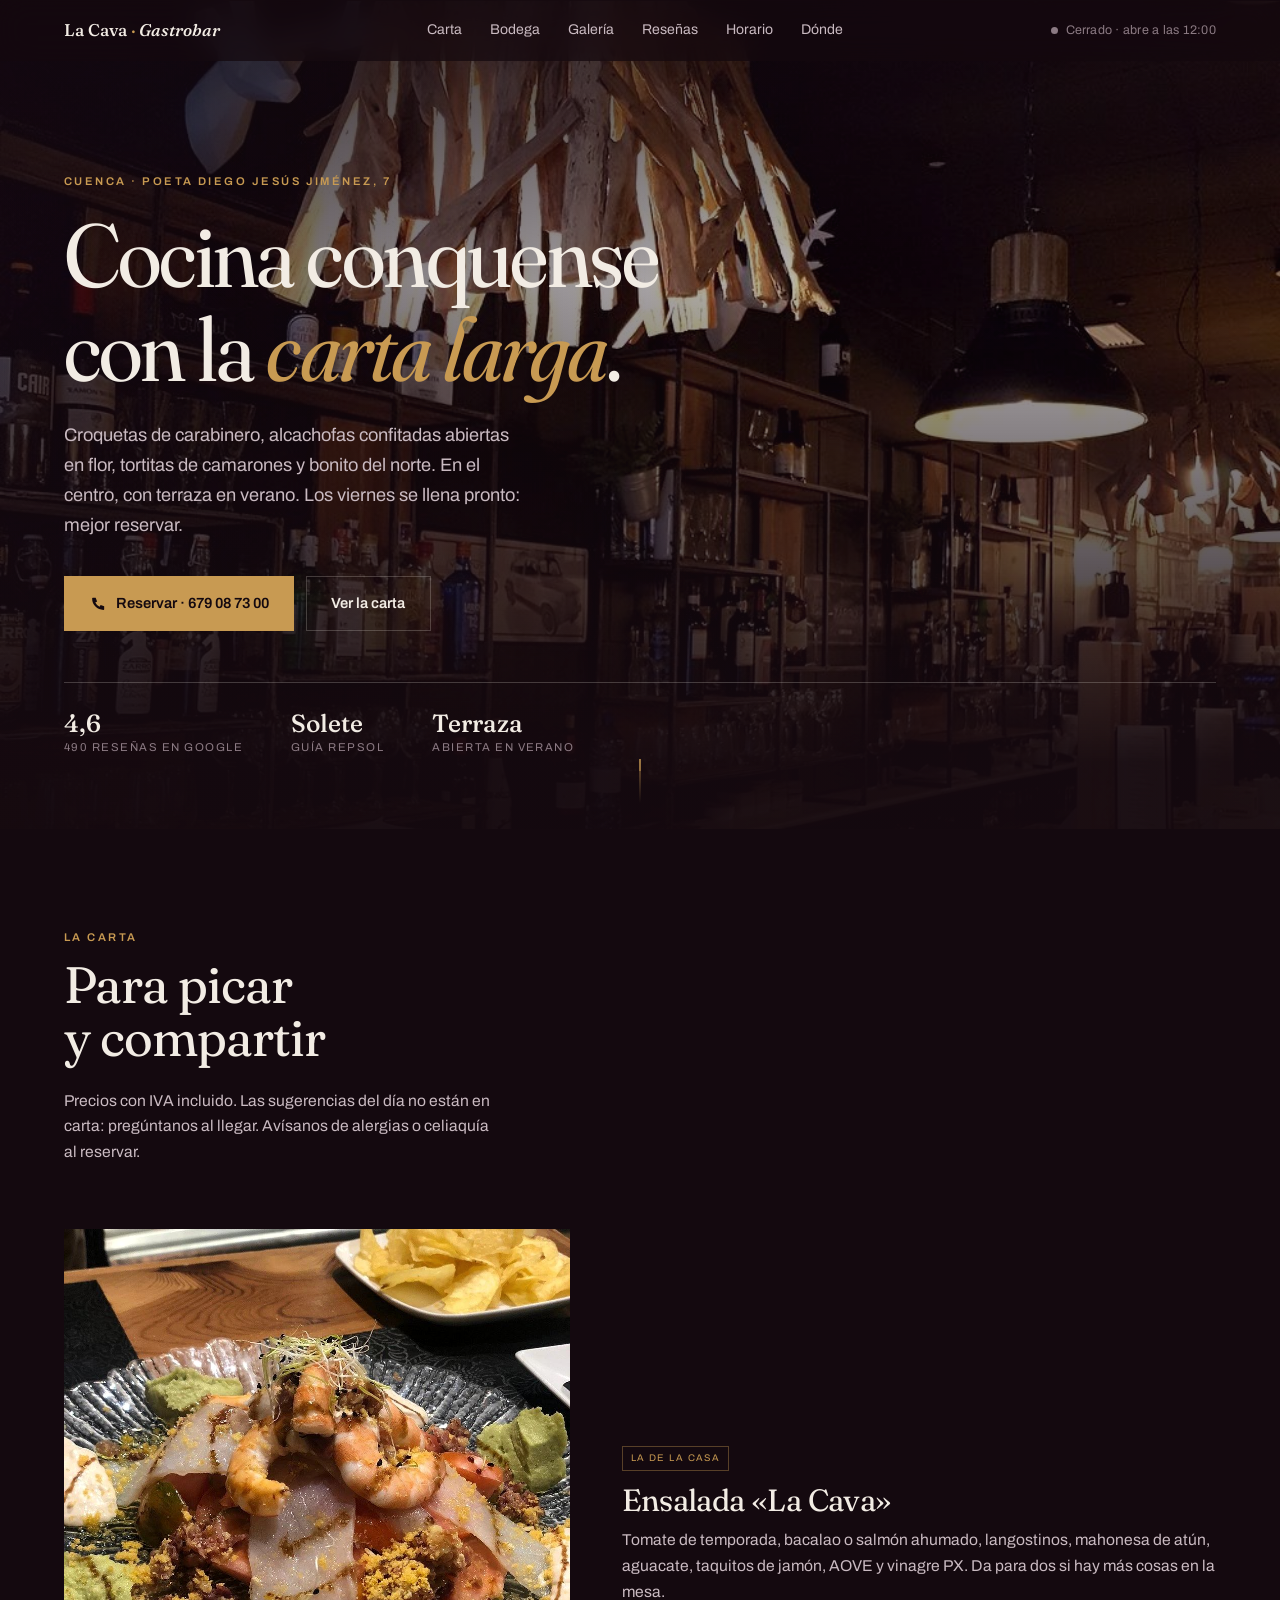
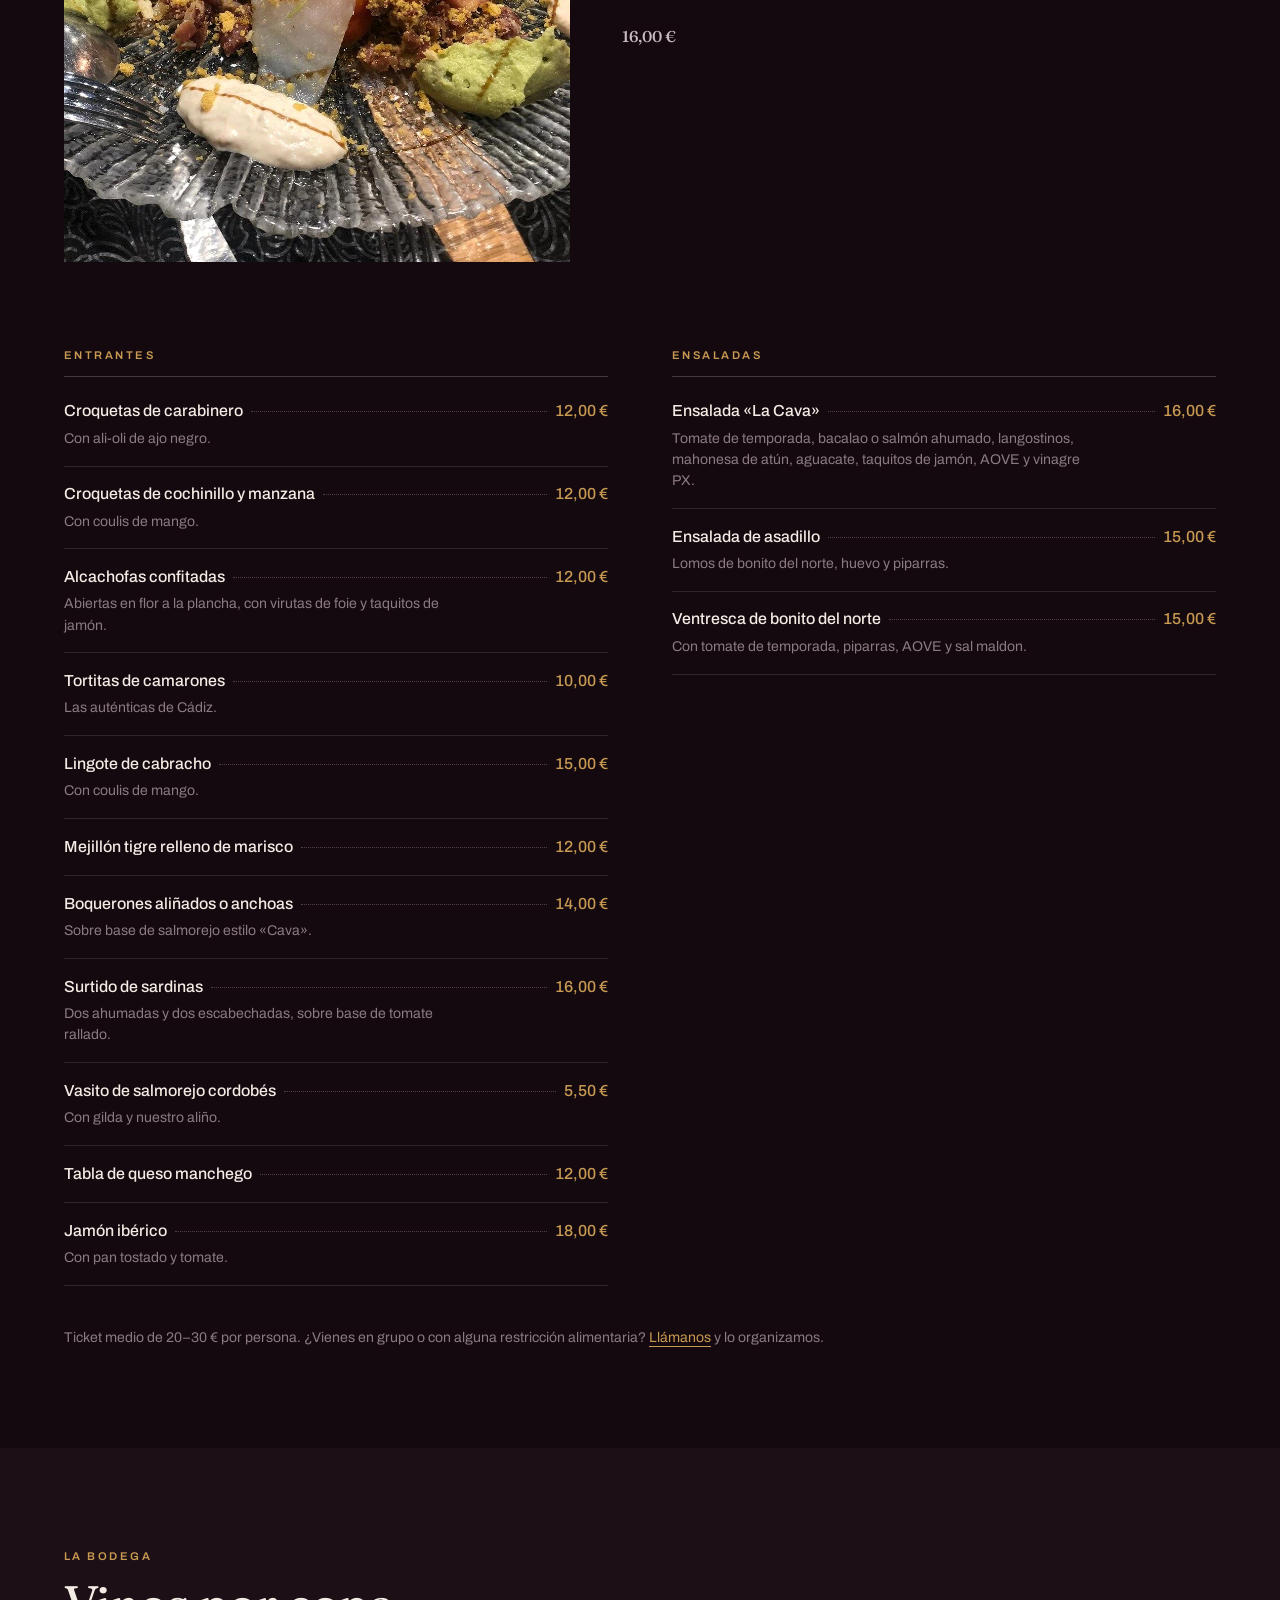
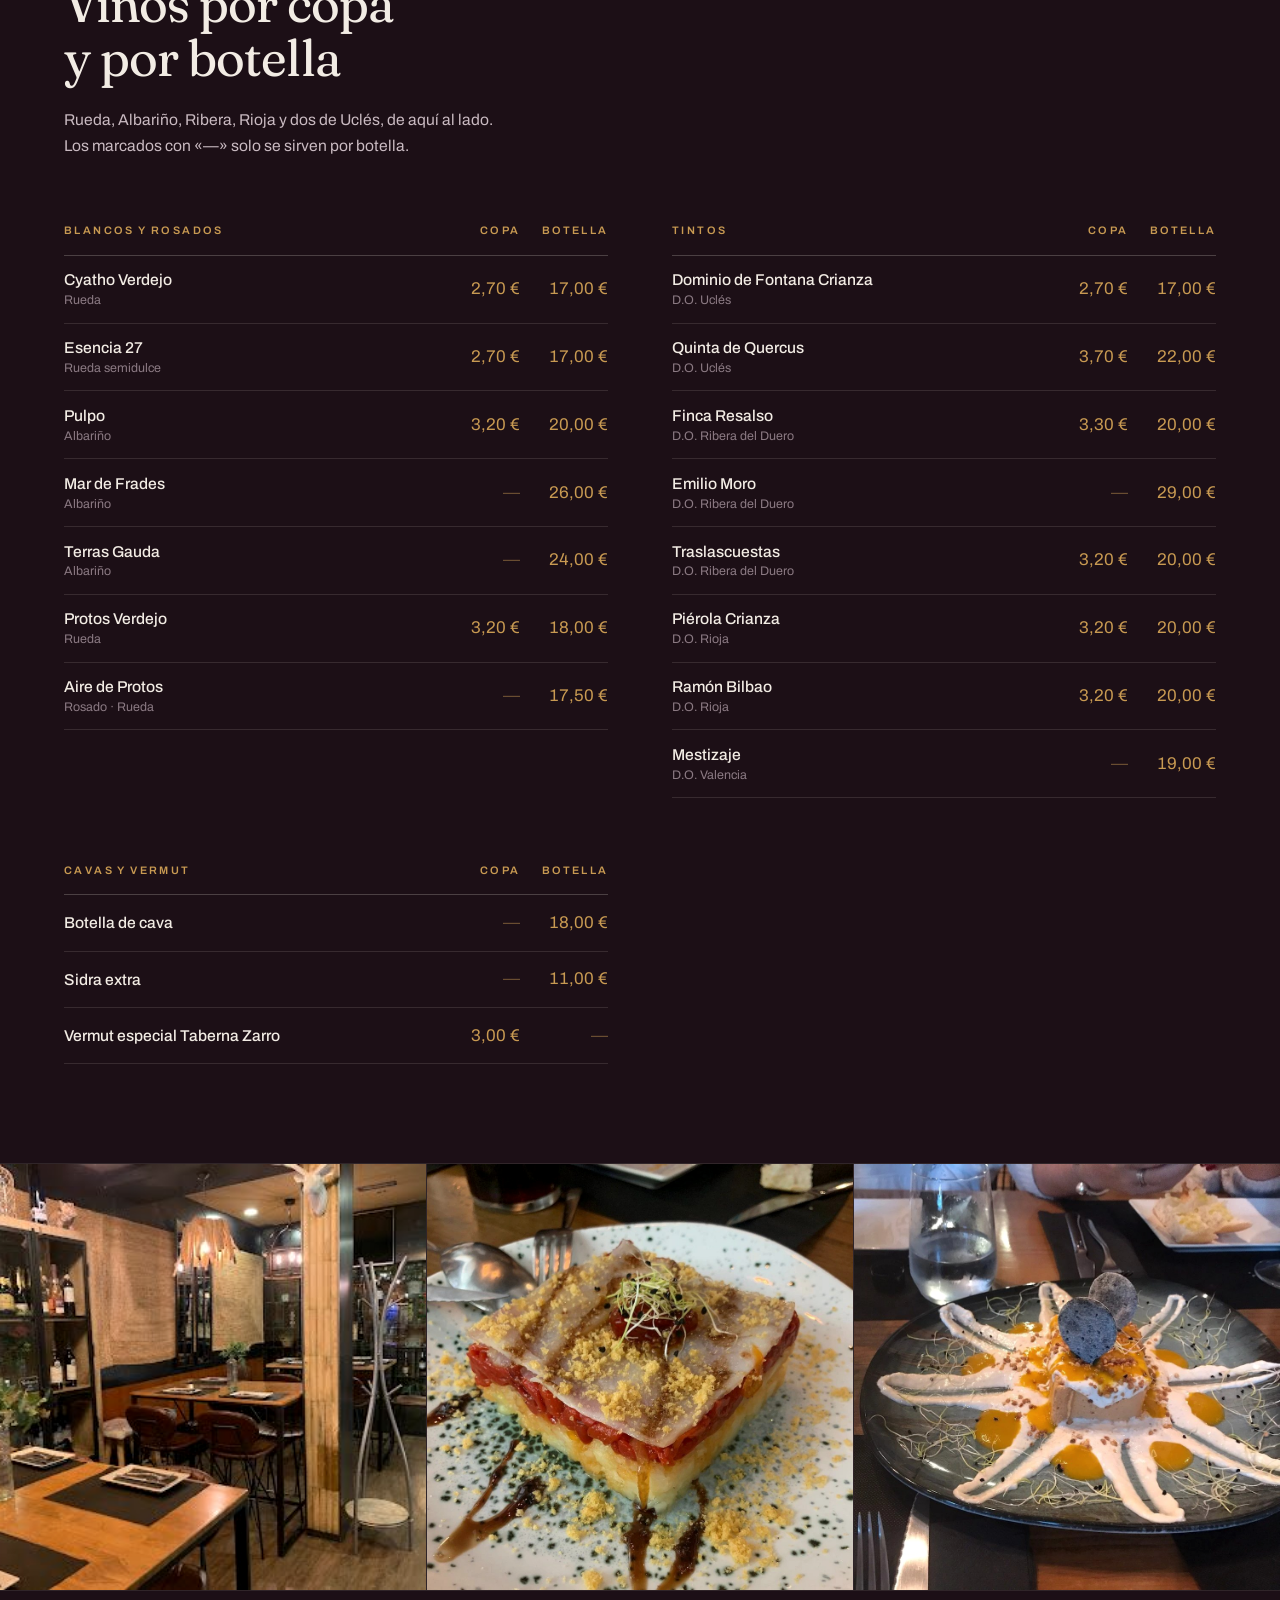
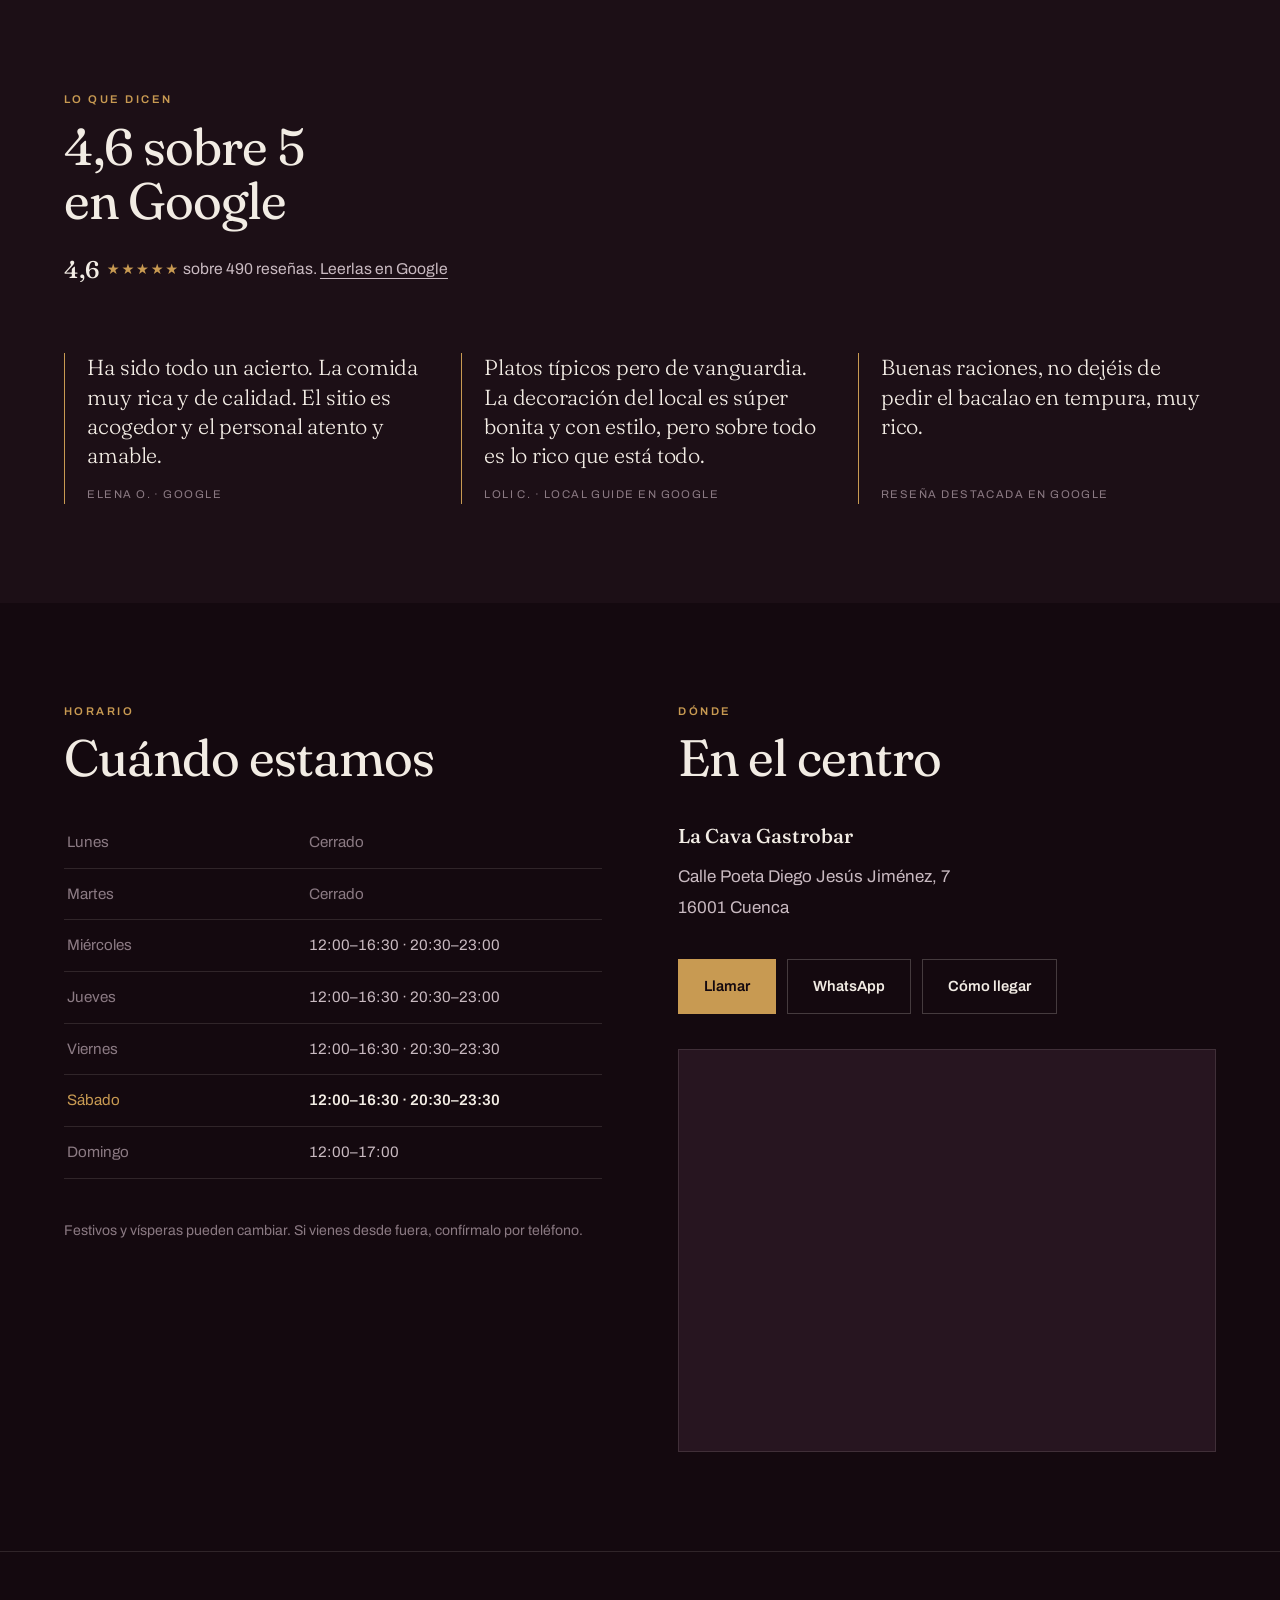
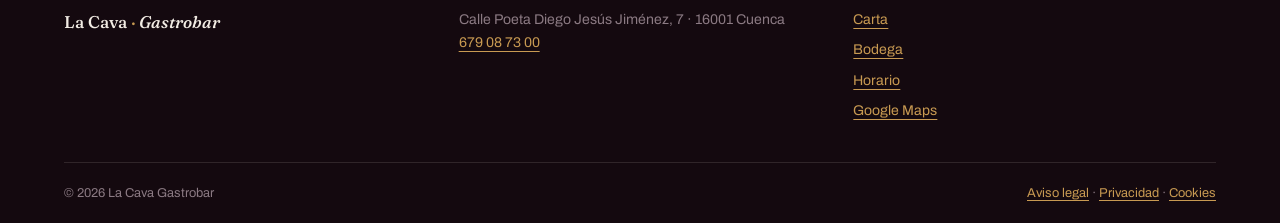
<file: index.html>
<!DOCTYPE html>
<html lang="es">
<head>
<meta charset="utf-8">
<meta name="viewport" content="width=device-width, initial-scale=1">
<title>La Cava Gastrobar · Cuenca — Reservas 679 08 73 00</title>
<meta name="description" content="Gastrobar en el centro de Cuenca. Croquetas de carabinero, alcachofas confitadas, tortitas de camarones y bonito del norte. Carta con precios, horario y reservas en el 679 08 73 00.">
<meta name="theme-color" content="#14090F">
<!-- TODO: canonical y og:image absolutos cuando haya dominio real -->
<link rel="icon" href="data:image/svg+xml,%3Csvg xmlns='http://www.w3.org/2000/svg' viewBox='0 0 32 32'%3E%3Crect width='32' height='32' fill='%2314090F'/%3E%3Ctext x='16' y='22' font-family='Georgia,serif' font-size='16' fill='%23C89A52' text-anchor='middle'%3ELC%3C/text%3E%3C/svg%3E">

<meta property="og:type" content="restaurant">
<meta property="og:title" content="La Cava Gastrobar · Cuenca">
<meta property="og:description" content="Cocina de producto en el centro de Cuenca. Carta con precios. 4,6★ sobre 490 reseñas en Google.">
<meta property="og:locale" content="es_ES">
<meta property="og:image" content="img/hero.jpg">

<link rel="preconnect" href="https://fonts.googleapis.com">
<link rel="preconnect" href="https://fonts.gstatic.com" crossorigin>
<link href="https://fonts.googleapis.com/css2?family=Fraunces:ital,opsz,wght,SOFT,WONK@0,9..144,300..700,0..100,0..1;1,9..144,300..700,0..100,0..1&family=Archivo:wght@400;500;600&display=swap" rel="stylesheet">
<link rel="stylesheet" href="styles.css">

<script type="application/ld+json">
{
  "@context": "https://schema.org",
  "@type": "Restaurant",
  "name": "La Cava Gastrobar",
  "image": "img/hero.jpg",
  "servesCuisine": ["Conquense", "Española", "Tapas"],
  "priceRange": "20-30 €",
  "currenciesAccepted": "EUR",
  "telephone": "+34679087300",
  "address": {
    "@type": "PostalAddress",
    "streetAddress": "Calle Poeta Diego Jesús Jiménez, 7",
    "postalCode": "16001",
    "addressLocality": "Cuenca",
    "addressRegion": "Castilla-La Mancha",
    "addressCountry": "ES"
  },
  "hasMap": "https://maps.app.goo.gl/7ZHHJWBRTMxmRFbWA",
  "acceptsReservations": "True",
  "openingHoursSpecification": [
    { "@type": "OpeningHoursSpecification", "dayOfWeek": ["Wednesday","Thursday"], "opens": "12:00", "closes": "16:30" },
    { "@type": "OpeningHoursSpecification", "dayOfWeek": ["Wednesday","Thursday"], "opens": "20:30", "closes": "23:00" },
    { "@type": "OpeningHoursSpecification", "dayOfWeek": ["Friday","Saturday"], "opens": "12:00", "closes": "16:30" },
    { "@type": "OpeningHoursSpecification", "dayOfWeek": ["Friday","Saturday"], "opens": "20:30", "closes": "23:30" },
    { "@type": "OpeningHoursSpecification", "dayOfWeek": ["Sunday"], "opens": "12:00", "closes": "17:00" }
  ]
}
</script>
</head>
<body>

<a class="skip" href="#main">Saltar al contenido</a>

<header class="topbar" id="topbar">
  <div class="wrap topbar__in">
    <a class="mark" href="#top">La&nbsp;Cava <span aria-hidden="true">·</span> <em>Gastrobar</em></a>

    <nav class="nav" id="nav" aria-label="Principal">
      <a href="#carta">Carta</a>
      <a href="#bodega">Bodega</a>
      <a href="#galeria">Galería</a>
      <a href="#resenas">Reseñas</a>
      <a href="#horario">Horario</a>
      <a href="#donde">Dónde</a>
      <a class="nav__tel" href="tel:+34679087300">679 08 73 00</a>
    </nav>

    <div class="topbar__right">
      <p class="status" id="status" aria-live="polite">
        <span class="status__dot" aria-hidden="true"></span>
        <span id="statusText">Consultando horario…</span>
      </p>
      <button class="burger" id="burger" aria-label="Abrir menú" aria-expanded="false" aria-controls="nav">
        <span></span><span></span>
      </button>
    </div>
  </div>
</header>

<main id="main">

  <!-- ══════════ HERO ══════════ -->
  <section class="hero" id="top">
    <figure class="ph hero__bg" data-label="img/hero.jpg">
      <img src="img/hero.jpg" width="1000" height="1333"
           alt="La barra de La Cava Gastrobar, con la lámpara de troncos y las estanterías de botellas al fondo"
           fetchpriority="high" decoding="async">
    </figure>

    <div class="wrap hero__in">
      <p class="eyebrow" data-reveal>Cuenca · Poeta Diego Jesús Jiménez, 7</p>
      <h1 data-reveal>Cocina conquense<br>con la <em>carta larga</em>.</h1>
      <p class="lede" data-reveal>
        Croquetas de carabinero, alcachofas confitadas abiertas en flor,
        tortitas de camarones y bonito del norte. En el centro, con terraza
        en verano. Los viernes se llena pronto: mejor reservar.
      </p>

      <div class="cta-row" data-reveal>
        <a class="btn btn--solid" href="tel:+34679087300">
          <svg class="ico" viewBox="0 0 24 24" aria-hidden="true"><path d="M4 4h4l2 5-2.5 1.5a12 12 0 006 6L15 14l5 2v4a1 1 0 01-1 1A16 16 0 013 5a1 1 0 011-1z"/></svg>
          Reservar · 679 08 73 00
        </a>
        <a class="btn btn--line" href="#carta">Ver la carta</a>
      </div>

      <dl class="creds" data-reveal>
        <div class="cred"><dt>4,6</dt><dd>490 reseñas en Google</dd></div>
        <div class="cred"><dt>Solete</dt><dd>Guía Repsol</dd></div>
        <div class="cred"><dt>Terraza</dt><dd>Abierta en verano</dd></div>
      </dl>
    </div>

    <a class="hero__scroll" href="#carta" aria-label="Bajar a la carta"><span></span></a>
  </section>

  <!-- ══════════ CARTA ══════════ -->
  <section class="sec" id="carta">
    <div class="wrap">
      <header class="sec__head" data-reveal>
        <p class="eyebrow">La carta</p>
        <h2>Para picar<br>y compartir</h2>
        <p class="sec__note">
          Precios con IVA incluido. Las sugerencias del día no están en carta:
          pregúntanos al llegar. Avísanos de alergias o celiaquía al reservar.
        </p>
      </header>

      <div class="lead" data-reveal>
        <figure class="ph lead__ph" data-label="img/ensalada-la-cava.jpg">
          <img src="img/ensalada-la-cava.jpg" width="1000" height="1333"
               alt="Ensalada La Cava: langostinos, lascas de bacalao ahumado, tomate, guacamole y taquitos de jamón crujiente"
               loading="lazy" decoding="async">
        </figure>
        <div class="lead__body">
          <span class="tag">La de la casa</span>
          <h3>Ensalada «La Cava»</h3>
          <p>Tomate de temporada, bacalao o salmón ahumado, langostinos,
             mahonesa de atún, aguacate, taquitos de jamón, AOVE y vinagre PX.
             Da para dos si hay más cosas en la mesa.</p>
          <p class="lead__price">16,00 €</p>
        </div>
      </div>

      <div class="menu">
        <section class="menu__group" data-reveal>
          <h3 class="menu__title">Entrantes</h3>
          <ul class="menu__list">
            <li class="item">
              <p class="item__name">Croquetas de carabinero <span class="item__dots" aria-hidden="true"></span> <span class="item__price">12,00 €</span></p>
              <p class="item__desc">Con ali-oli de ajo negro.</p>
            </li>
            <li class="item">
              <p class="item__name">Croquetas de cochinillo y manzana <span class="item__dots" aria-hidden="true"></span> <span class="item__price">12,00 €</span></p>
              <p class="item__desc">Con coulis de mango.</p>
            </li>
            <li class="item">
              <p class="item__name">Alcachofas confitadas <span class="item__dots" aria-hidden="true"></span> <span class="item__price">12,00 €</span></p>
              <p class="item__desc">Abiertas en flor a la plancha, con virutas de foie y taquitos de jamón.</p>
            </li>
            <li class="item">
              <p class="item__name">Tortitas de camarones <span class="item__dots" aria-hidden="true"></span> <span class="item__price">10,00 €</span></p>
              <p class="item__desc">Las auténticas de Cádiz.</p>
            </li>
            <li class="item">
              <p class="item__name">Lingote de cabracho <span class="item__dots" aria-hidden="true"></span> <span class="item__price">15,00 €</span></p>
              <p class="item__desc">Con coulis de mango.</p>
            </li>
            <li class="item">
              <p class="item__name">Mejillón tigre relleno de marisco <span class="item__dots" aria-hidden="true"></span> <span class="item__price">12,00 €</span></p>
            </li>
            <li class="item">
              <p class="item__name">Boquerones aliñados o anchoas <span class="item__dots" aria-hidden="true"></span> <span class="item__price">14,00 €</span></p>
              <p class="item__desc">Sobre base de salmorejo estilo «Cava».</p>
            </li>
            <li class="item">
              <p class="item__name">Surtido de sardinas <span class="item__dots" aria-hidden="true"></span> <span class="item__price">16,00 €</span></p>
              <p class="item__desc">Dos ahumadas y dos escabechadas, sobre base de tomate rallado.</p>
            </li>
            <li class="item">
              <p class="item__name">Vasito de salmorejo cordobés <span class="item__dots" aria-hidden="true"></span> <span class="item__price">5,50 €</span></p>
              <p class="item__desc">Con gilda y nuestro aliño.</p>
            </li>
            <li class="item">
              <p class="item__name">Tabla de queso manchego <span class="item__dots" aria-hidden="true"></span> <span class="item__price">12,00 €</span></p>
            </li>
            <li class="item">
              <p class="item__name">Jamón ibérico <span class="item__dots" aria-hidden="true"></span> <span class="item__price">18,00 €</span></p>
              <p class="item__desc">Con pan tostado y tomate.</p>
            </li>
          </ul>
        </section>

        <section class="menu__group" data-reveal>
          <h3 class="menu__title">Ensaladas</h3>
          <ul class="menu__list">
            <li class="item">
              <p class="item__name">Ensalada «La Cava» <span class="item__dots" aria-hidden="true"></span> <span class="item__price">16,00 €</span></p>
              <p class="item__desc">Tomate de temporada, bacalao o salmón ahumado, langostinos,
                 mahonesa de atún, aguacate, taquitos de jamón, AOVE y vinagre PX.</p>
            </li>
            <li class="item">
              <p class="item__name">Ensalada de asadillo <span class="item__dots" aria-hidden="true"></span> <span class="item__price">15,00 €</span></p>
              <p class="item__desc">Lomos de bonito del norte, huevo y piparras.</p>
            </li>
            <li class="item">
              <p class="item__name">Ventresca de bonito del norte <span class="item__dots" aria-hidden="true"></span> <span class="item__price">15,00 €</span></p>
              <p class="item__desc">Con tomate de temporada, piparras, AOVE y sal maldon.</p>
            </li>
          </ul>
        </section>
      </div>

      <p class="sec__foot" data-reveal>
        Ticket medio de 20–30 € por persona. ¿Vienes en grupo o con alguna
        restricción alimentaria? <a href="tel:+34679087300">Llámanos</a> y lo
        organizamos.
      </p>
    </div>
  </section>

  <!-- ══════════ BODEGA ══════════ -->
  <section class="sec sec--deep" id="bodega">
    <div class="wrap">
      <header class="sec__head" data-reveal>
        <p class="eyebrow">La bodega</p>
        <h2>Vinos por copa<br>y por botella</h2>
        <p class="sec__note">
          Rueda, Albariño, Ribera, Rioja y dos de Uclés, de aquí al lado.
          Los marcados con «—» solo se sirven por botella.
        </p>
      </header>

      <div class="menu">
        <table class="wines" data-reveal>
          <thead>
            <tr>
              <th scope="col">Blancos y rosados</th>
              <th scope="col">Copa</th>
              <th scope="col">Botella</th>
            </tr>
          </thead>
          <tbody>
            <tr>
              <th scope="row">Cyatho Verdejo <span class="wines__do">Rueda</span></th>
              <td>2,70 €</td>
              <td>17,00 €</td>
            </tr>
            <tr>
              <th scope="row">Esencia 27 <span class="wines__do">Rueda semidulce</span></th>
              <td>2,70 €</td>
              <td>17,00 €</td>
            </tr>
            <tr>
              <th scope="row">Pulpo <span class="wines__do">Albariño</span></th>
              <td>3,20 €</td>
              <td>20,00 €</td>
            </tr>
            <tr>
              <th scope="row">Mar de Frades <span class="wines__do">Albariño</span></th>
              <td class="wines__no"><span class="sr">No se sirve así</span><span aria-hidden="true">—</span></td>
              <td>26,00 €</td>
            </tr>
            <tr>
              <th scope="row">Terras Gauda <span class="wines__do">Albariño</span></th>
              <td class="wines__no"><span class="sr">No se sirve así</span><span aria-hidden="true">—</span></td>
              <td>24,00 €</td>
            </tr>
            <tr>
              <th scope="row">Protos Verdejo <span class="wines__do">Rueda</span></th>
              <td>3,20 €</td>
              <td>18,00 €</td>
            </tr>
            <tr>
              <th scope="row">Aire de Protos <span class="wines__do">Rosado · Rueda</span></th>
              <td class="wines__no"><span class="sr">No se sirve así</span><span aria-hidden="true">—</span></td>
              <td>17,50 €</td>
            </tr>
          </tbody>
        </table>
        <table class="wines" data-reveal>
          <thead>
            <tr>
              <th scope="col">Tintos</th>
              <th scope="col">Copa</th>
              <th scope="col">Botella</th>
            </tr>
          </thead>
          <tbody>
            <tr>
              <th scope="row">Dominio de Fontana Crianza <span class="wines__do">D.O. Uclés</span></th>
              <td>2,70 €</td>
              <td>17,00 €</td>
            </tr>
            <tr>
              <th scope="row">Quinta de Quercus <span class="wines__do">D.O. Uclés</span></th>
              <td>3,70 €</td>
              <td>22,00 €</td>
            </tr>
            <tr>
              <th scope="row">Finca Resalso <span class="wines__do">D.O. Ribera del Duero</span></th>
              <td>3,30 €</td>
              <td>20,00 €</td>
            </tr>
            <tr>
              <th scope="row">Emilio Moro <span class="wines__do">D.O. Ribera del Duero</span></th>
              <td class="wines__no"><span class="sr">No se sirve así</span><span aria-hidden="true">—</span></td>
              <td>29,00 €</td>
            </tr>
            <tr>
              <th scope="row">Traslascuestas <span class="wines__do">D.O. Ribera del Duero</span></th>
              <td>3,20 €</td>
              <td>20,00 €</td>
            </tr>
            <tr>
              <th scope="row">Piérola Crianza <span class="wines__do">D.O. Rioja</span></th>
              <td>3,20 €</td>
              <td>20,00 €</td>
            </tr>
            <tr>
              <th scope="row">Ramón Bilbao <span class="wines__do">D.O. Rioja</span></th>
              <td>3,20 €</td>
              <td>20,00 €</td>
            </tr>
            <tr>
              <th scope="row">Mestizaje <span class="wines__do">D.O. Valencia</span></th>
              <td class="wines__no"><span class="sr">No se sirve así</span><span aria-hidden="true">—</span></td>
              <td>19,00 €</td>
            </tr>
          </tbody>
        </table>
        <table class="wines" data-reveal>
          <thead>
            <tr>
              <th scope="col">Cavas y vermut</th>
              <th scope="col">Copa</th>
              <th scope="col">Botella</th>
            </tr>
          </thead>
          <tbody>
            <tr>
              <th scope="row">Botella de cava</th>
              <td class="wines__no"><span class="sr">No se sirve así</span><span aria-hidden="true">—</span></td>
              <td>18,00 €</td>
            </tr>
            <tr>
              <th scope="row">Sidra extra</th>
              <td class="wines__no"><span class="sr">No se sirve así</span><span aria-hidden="true">—</span></td>
              <td>11,00 €</td>
            </tr>
            <tr>
              <th scope="row">Vermut especial Taberna Zarro</th>
              <td>3,00 €</td>
              <td class="wines__no"><span class="sr">No se sirve así</span><span aria-hidden="true">—</span></td>
            </tr>
          </tbody>
        </table>
      </div>
    </div>
  </section>

  <!-- ══════════ GALERÍA ══════════ -->
  <section class="strip-sec" id="galeria" aria-label="Galería">
    <ul class="strip">
      <li><button class="strip__item" data-caption="La sala">
        <figure class="ph" data-label="img/g1.jpg">
          <img src="img/g1.jpg" width="408" height="306"
               alt="La sala de La Cava Gastrobar, con las mesas altas y la vitrina de vinos"
               loading="lazy" decoding="async">
        </figure>
      </button></li>
      <li><button class="strip__item" data-caption="De la carta">
        <figure class="ph" data-label="img/g2.jpg">
          <img src="img/g2.jpg" width="1000" height="1000"
               alt="Milhojas de patata con pimiento asado, lascas curadas y crujiente por encima"
               loading="lazy" decoding="async">
        </figure>
      </button></li>
      <li><button class="strip__item" data-caption="De la carta">
        <figure class="ph" data-label="img/g3.jpg">
          <img src="img/g3.jpg" width="1000" height="1000"
               alt="Pastel cremoso con coulis anaranjado, crema y crujiente de maíz azul"
               loading="lazy" decoding="async">
        </figure>
      </button></li>
  </section>

  <!-- ══════════ RESEÑAS ══════════ -->
  <section class="sec sec--deep" id="resenas">
    <div class="wrap">
      <header class="sec__head" data-reveal>
        <p class="eyebrow">Lo que dicen</p>
        <h2>4,6 sobre 5<br>en Google</h2>
        <p class="sec__note">
          <strong class="rating">4,6</strong>
          <span class="stars" aria-hidden="true">★★★★★</span>
          <span class="sr">4,6 sobre 5</span>
          sobre 490 reseñas.
          <a href="https://maps.app.goo.gl/7ZHHJWBRTMxmRFbWA" target="_blank" rel="noopener">Leerlas en Google</a>
        </p>
      </header>

      <ul class="quotes">
        <li data-reveal>
          <figure>
            <blockquote>Ha sido todo un acierto. La comida muy rica y de calidad.
              El sitio es acogedor y el personal atento y amable.</blockquote>
            <figcaption>Elena O. · Google</figcaption>
          </figure>
        </li>
        <li data-reveal>
          <figure>
            <blockquote>Platos típicos pero de vanguardia. La decoración del local
              es súper bonita y con estilo, pero sobre todo es lo rico que está todo.</blockquote>
            <figcaption>Loli C. · Local Guide en Google</figcaption>
          </figure>
        </li>
        <li data-reveal>
          <figure>
            <blockquote>Buenas raciones, no dejéis de pedir el bacalao en tempura,
              muy rico.</blockquote>
            <figcaption>Reseña destacada en Google</figcaption>
          </figure>
        </li>
      </ul>

    </div>
  </section>

  <!-- ══════════ HORARIO + DÓNDE ══════════ -->
  <section class="sec" id="horario">
    <div class="wrap two">
      <div data-reveal>
        <p class="eyebrow">Horario</p>
        <h2>Cuándo estamos</h2>

        <table class="hours" id="hoursTable">
          <caption class="sr">Horario de apertura por día</caption>
          <tbody>
            <tr data-day="1" class="shut"><th scope="row">Lunes</th><td>Cerrado</td></tr>
            <tr data-day="2" class="shut"><th scope="row">Martes</th><td>Cerrado</td></tr>
            <tr data-day="3"><th scope="row">Miércoles</th><td>12:00–16:30 · 20:30–23:00</td></tr>
            <tr data-day="4"><th scope="row">Jueves</th><td>12:00–16:30 · 20:30–23:00</td></tr>
            <tr data-day="5"><th scope="row">Viernes</th><td>12:00–16:30 · 20:30–23:30</td></tr>
            <tr data-day="6"><th scope="row">Sábado</th><td>12:00–16:30 · 20:30–23:30</td></tr>
            <tr data-day="0"><th scope="row">Domingo</th><td>12:00–17:00</td></tr>
          </tbody>
        </table>

        <p class="sec__foot">
          Festivos y vísperas pueden cambiar. Si vienes desde fuera, confírmalo
          por teléfono.
        </p>
      </div>

      <div id="donde" data-reveal>
        <p class="eyebrow">Dónde</p>
        <h2>En el centro</h2>

        <address>
          <strong>La Cava Gastrobar</strong>
          Calle Poeta Diego Jesús Jiménez, 7<br>
          16001 Cuenca
        </address>

        <div class="cta-row">
          <a class="btn btn--solid" href="tel:+34679087300">Llamar</a>
          <a class="btn btn--line" href="https://wa.me/34679087300" target="_blank" rel="noopener">WhatsApp</a>
          <a class="btn btn--line" href="https://maps.app.goo.gl/7ZHHJWBRTMxmRFbWA" target="_blank" rel="noopener">Cómo llegar</a>
        </div>

        <div class="map">
          <iframe
            title="Mapa con la ubicación de La Cava Gastrobar"
            src="https://maps.google.com/maps?q=La%20Cava%20Gastrobar%2C%20Calle%20Poeta%20Diego%20Jes%C3%BAs%20Jim%C3%A9nez%207%2C%2016001%20Cuenca&hl=es&z=17&output=embed"
            loading="lazy" referrerpolicy="no-referrer-when-downgrade" allowfullscreen></iframe>
        </div>
      </div>
    </div>
  </section>
</main>

<footer class="foot">
  <div class="wrap foot__in">
    <p class="mark mark--foot">La&nbsp;Cava <span aria-hidden="true">·</span> <em>Gastrobar</em></p>
    <p>
      Calle Poeta Diego Jesús Jiménez, 7 · 16001 Cuenca<br>
      <a href="tel:+34679087300">679 08 73 00</a>
    </p>
    <nav class="foot__nav" aria-label="Pie">
      <a href="#carta">Carta</a>
      <a href="#bodega">Bodega</a>
      <a href="#horario">Horario</a>
      <a href="https://maps.app.goo.gl/7ZHHJWBRTMxmRFbWA" target="_blank" rel="noopener">Google Maps</a>
    </nav>
  </div>
  <div class="wrap foot__legal">
    <p>© <span id="year">2026</span> La Cava Gastrobar</p>
    <p><a href="#">Aviso legal</a> · <a href="#">Privacidad</a> · <a href="#">Cookies</a></p>
  </div>
</footer>

<a class="sticky-cta" href="tel:+34679087300">Llamar para reservar</a>

<div class="lightbox" id="lightbox" hidden>
  <button class="lightbox__close" id="lightboxClose" aria-label="Cerrar">×</button>
  <figure class="lightbox__fig">
    <div id="lightboxMedia"></div>
    <figcaption id="lightboxCap"></figcaption>
  </figure>
</div>

<script src="script.js"></script>
</body>
</html>
</file>
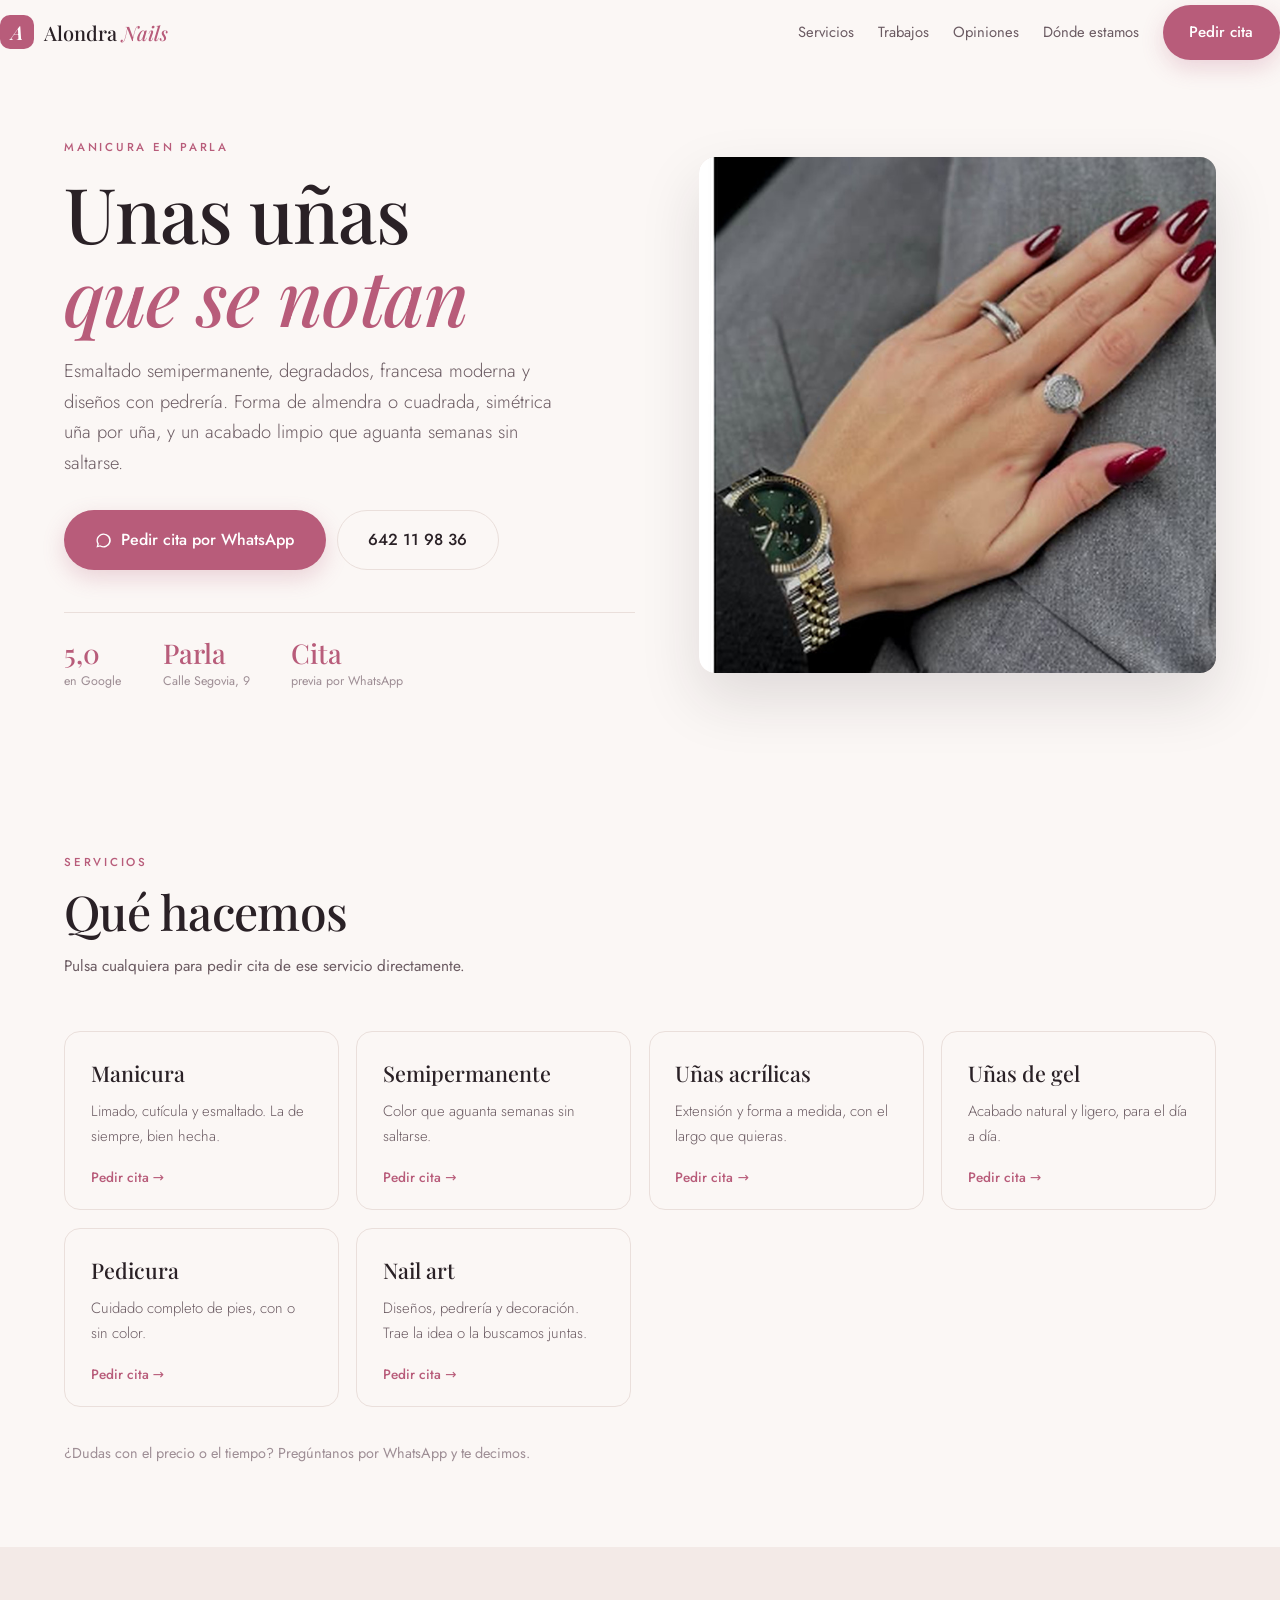
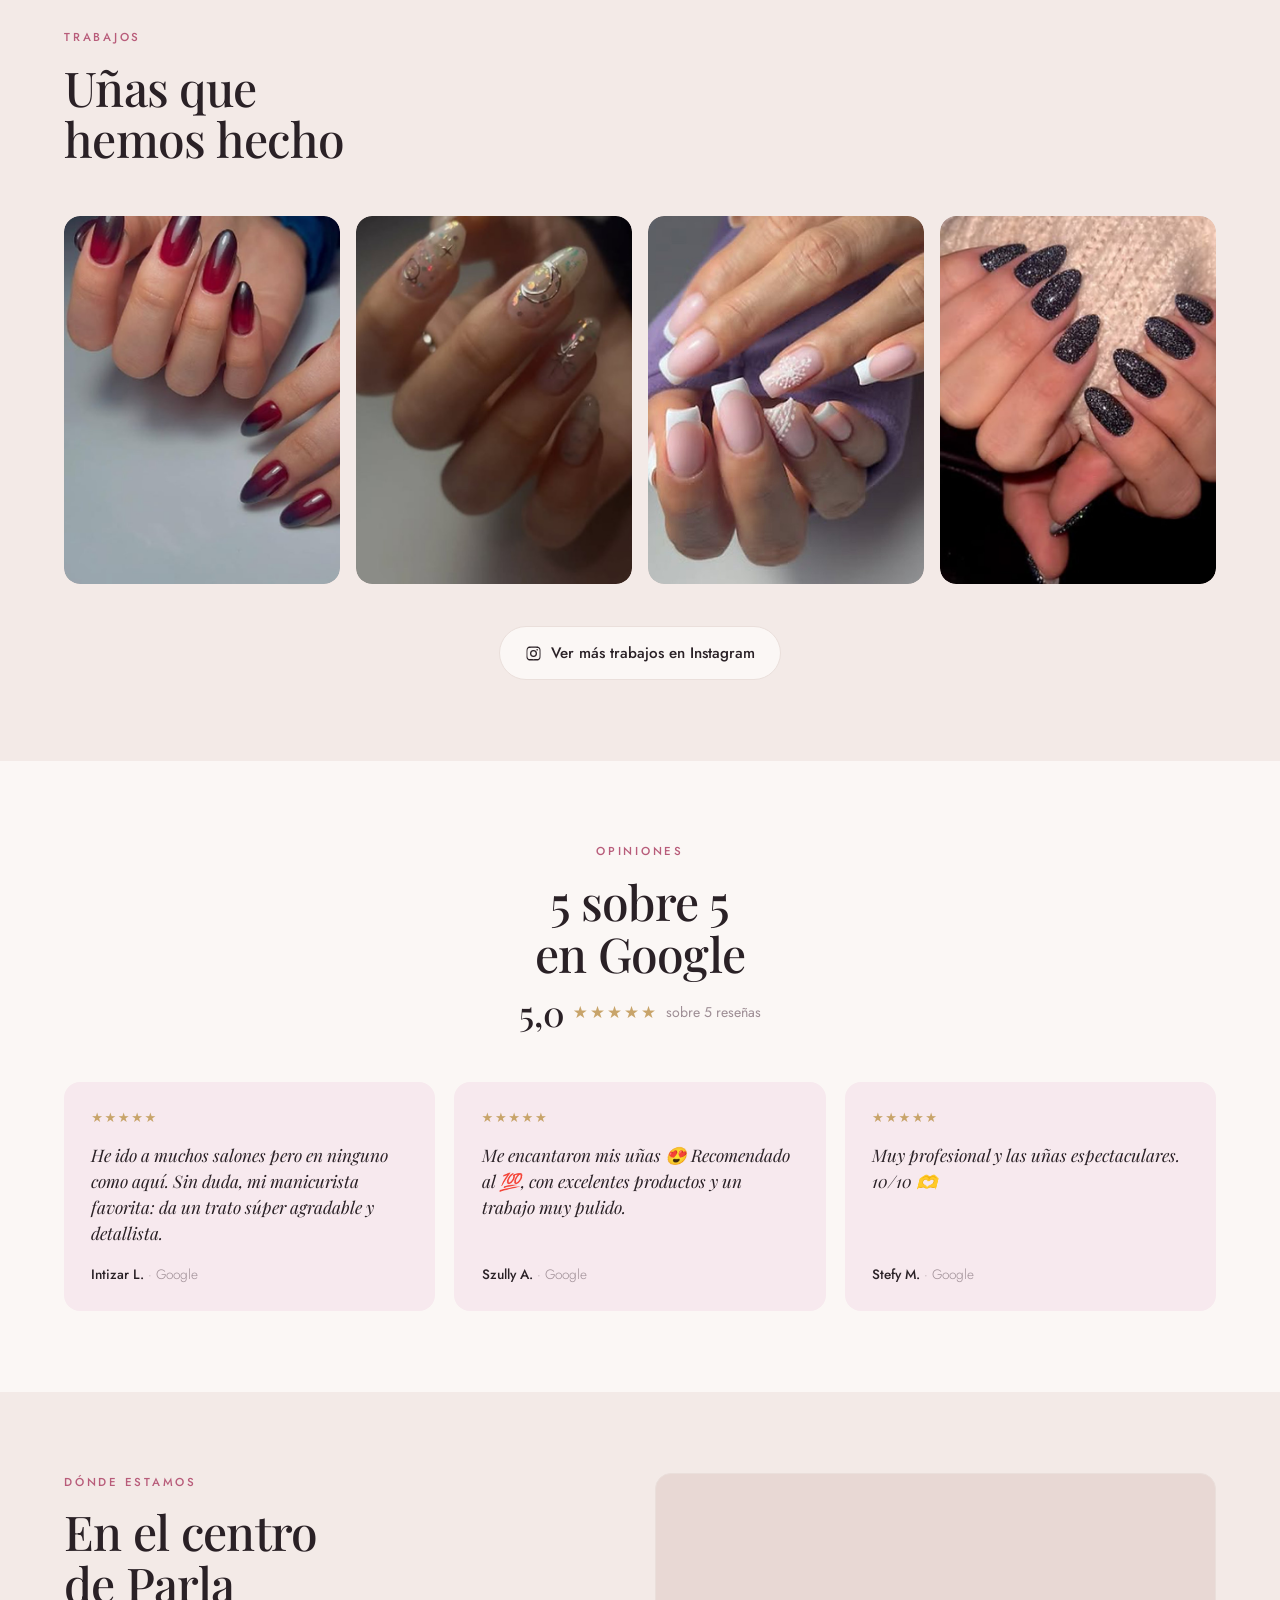
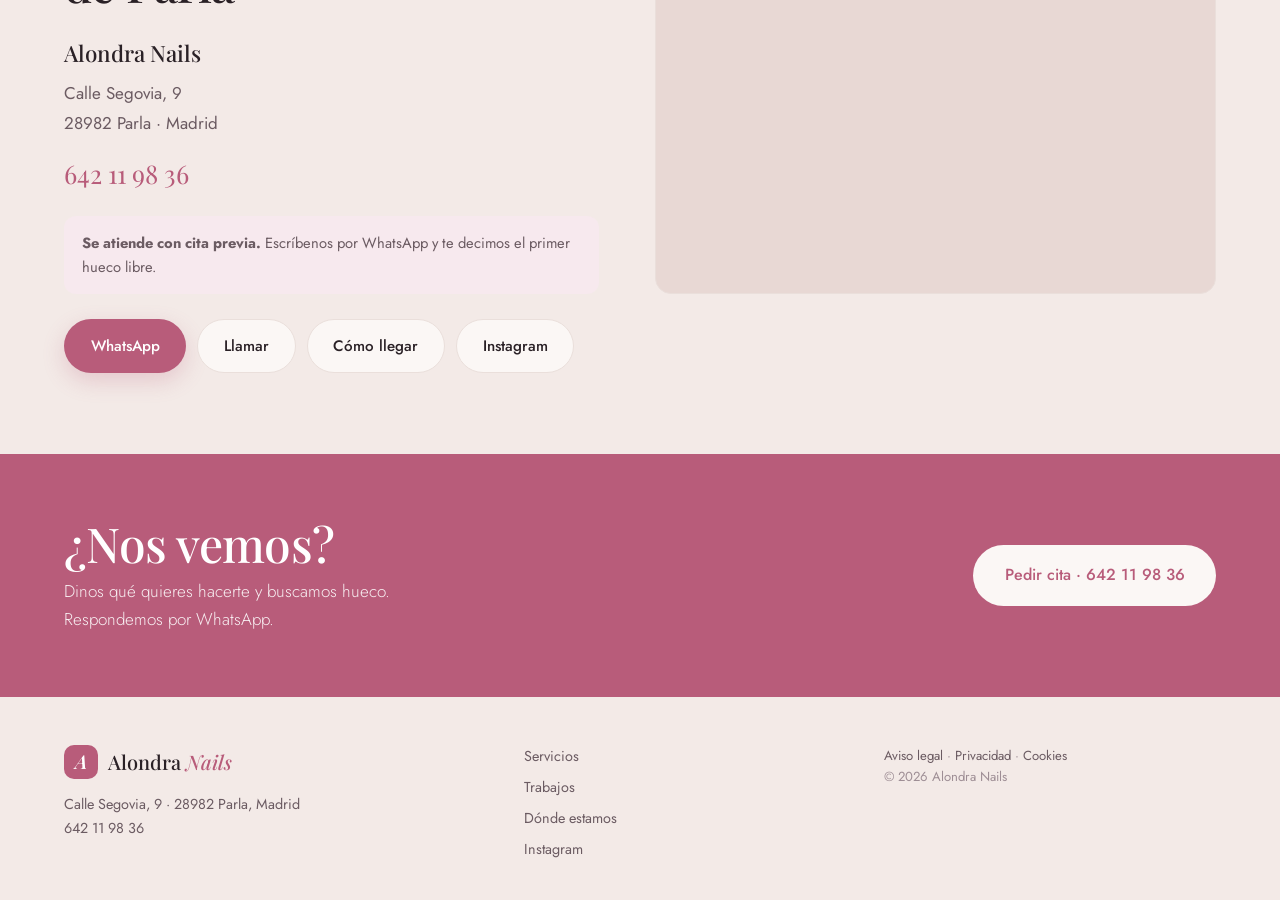
<file: alondra-nails/index.html>
<!DOCTYPE html>
<html lang="es">
<head>
<meta charset="utf-8">
<meta name="viewport" content="width=device-width, initial-scale=1">
<title>Alondra Nails — Manicura en Parla</title>
<meta name="description" content="Salón de manicura en Parla, Madrid. Calle Segovia 9. Manicura, pedicura, semipermanente y uñas acrílicas. 5 sobre 5 en Google. Pide cita por WhatsApp: 642 11 98 36.">
<meta name="theme-color" content="#FBF7F5">
<!-- TODO: canonical y og:image absolutos cuando haya dominio -->

<meta property="og:type" content="website">
<meta property="og:title" content="Alondra Nails — Manicura en Parla">
<meta property="og:description" content="Manicura, pedicura y uñas en Parla. Cita por WhatsApp.">
<meta property="og:locale" content="es_ES">

<link rel="icon" href="data:image/svg+xml,%3Csvg xmlns='http://www.w3.org/2000/svg' viewBox='0 0 32 32'%3E%3Crect width='32' height='32' rx='8' fill='%23B85C7A'/%3E%3Ctext x='16' y='23' font-family='Georgia,serif' font-size='19' font-style='italic' fill='%23FBF7F5' text-anchor='middle'%3EA%3C/text%3E%3C/svg%3E">

<link rel="preconnect" href="https://fonts.googleapis.com">
<link rel="preconnect" href="https://fonts.gstatic.com" crossorigin>
<link href="https://fonts.googleapis.com/css2?family=Playfair+Display:ital,wght@0,500;0,600;1,500&family=Jost:wght@300;400;500;600&display=swap" rel="stylesheet">
<link rel="stylesheet" href="styles.css">

<!-- Sin aggregateRating a propósito: Google no admite que un negocio publique
     su propia valoración media y puede penalizar el resultado enriquecido.
     El 5,0 sí aparece en el texto visible de la página. -->
<script type="application/ld+json">
{
  "@context": "https://schema.org",
  "@type": "NailSalon",
  "name": "Alondra Nails",
  "description": "Salón de manicura en Parla, Madrid.",
  "telephone": "+34642119836",
  "address": {
    "@type": "PostalAddress",
    "streetAddress": "Calle Segovia, 9",
    "postalCode": "28982",
    "addressLocality": "Parla",
    "addressRegion": "Madrid",
    "addressCountry": "ES"
  },
  "areaServed": "Parla, Madrid",
  "currenciesAccepted": "EUR",
  "sameAs": ["https://www.instagram.com/alondra_nails06/"]
}
</script>
</head>
<body>

<a class="skip" href="#main">Saltar al contenido</a>

<header class="bar" id="bar">
  <div class="wrap bar__in">
    <a class="brand" href="#top">
      <span class="brand__mark" aria-hidden="true">A</span>
      <span class="brand__name">Alondra <em>Nails</em></span>
    </a>

    <nav class="nav" id="nav" aria-label="Principal">
      <a href="#servicios">Servicios</a>
      <a href="#trabajos">Trabajos</a>
      <a href="#opiniones">Opiniones</a>
      <a href="#donde">Dónde estamos</a>
      <a class="btn btn--solid nav__cta" href="#" data-cita="general">Pedir cita</a>
    </nav>

    <button class="burger" id="burger" aria-label="Abrir menú" aria-expanded="false" aria-controls="nav">
      <span></span><span></span>
    </button>
  </div>
</header>

<main id="main">

  <!-- ══════════ PORTADA ══════════ -->
  <section class="hero" id="top">
    <div class="wrap hero__grid">
      <div>
        <p class="kicker" data-reveal>Manicura en Parla</p>
        <h1 data-reveal>Unas uñas<br><em>que se notan</em></h1>
        <p class="lead" data-reveal>
          Esmaltado semipermanente, degradados, francesa moderna y diseños con
          pedrería. Forma de almendra o cuadrada, simétrica uña por uña, y un
          acabado limpio que aguanta semanas sin saltarse.
        </p>

        <div class="cta-row" data-reveal>
          <a class="btn btn--solid btn--lg" href="#" data-cita="general">
            <svg class="ico" viewBox="0 0 24 24" aria-hidden="true"><path d="M12 2a10 10 0 00-8.6 15l-1.3 4.8 4.9-1.3A10 10 0 1012 2zm0 18a8 8 0 01-4.1-1.1l-.3-.2-2.9.8.8-2.8-.2-.3A8 8 0 1112 20z"/></svg>
            Pedir cita por WhatsApp
          </a>
          <a class="btn btn--line btn--lg" href="tel:+34642119836">642 11 98 36</a>
        </div>

        <dl class="facts" data-reveal>
          <div><dt>5,0</dt><dd>en Google</dd></div>
          <div><dt>Parla</dt><dd>Calle Segovia, 9</dd></div>
          <div><dt>Cita</dt><dd>previa por WhatsApp</dd></div>
        </dl>
      </div>

      <figure class="ph hero__ph" data-label="img/portada.jpg" data-reveal>
        <img src="img/portada.jpg" width="936" height="936"
             alt="Uñas de almendra en burdeos, con acabado brillante"
             fetchpriority="high" decoding="async">
      </figure>
    </div>
  </section>

  <!-- ══════════ SERVICIOS ══════════ -->
  <section class="sec" id="servicios">
    <div class="wrap">
      <header class="sec__head" data-reveal>
        <p class="kicker">Servicios</p>
        <h2>Qué hacemos</h2>
        <p class="sec__note">
          <!-- TODO: confirmar la lista completa y los precios con el salón.
                    Estos son los servicios habituales de un salón de manicura;
                    no vienen de su ficha. -->
          Pulsa cualquiera para pedir cita de ese servicio directamente.
        </p>
      </header>

      <ul class="servicios" data-reveal>
        <li>
          <h3>Manicura</h3>
          <p>Limado, cutícula y esmaltado. La de siempre, bien hecha.</p>
          <a class="servicios__cta" href="#" data-cita="manicura">Pedir cita →</a>
        </li>
        <li>
          <h3>Semipermanente</h3>
          <p>Color que aguanta semanas sin saltarse.</p>
          <a class="servicios__cta" href="#" data-cita="esmaltado semipermanente">Pedir cita →</a>
        </li>
        <li>
          <h3>Uñas acrílicas</h3>
          <p>Extensión y forma a medida, con el largo que quieras.</p>
          <a class="servicios__cta" href="#" data-cita="uñas acrílicas">Pedir cita →</a>
        </li>
        <li>
          <h3>Uñas de gel</h3>
          <p>Acabado natural y ligero, para el día a día.</p>
          <a class="servicios__cta" href="#" data-cita="uñas de gel">Pedir cita →</a>
        </li>
        <li>
          <h3>Pedicura</h3>
          <p>Cuidado completo de pies, con o sin color.</p>
          <a class="servicios__cta" href="#" data-cita="pedicura">Pedir cita →</a>
        </li>
        <li>
          <h3>Nail art</h3>
          <p>Diseños, pedrería y decoración. Trae la idea o la buscamos juntas.</p>
          <a class="servicios__cta" href="#" data-cita="nail art">Pedir cita →</a>
        </li>
      </ul>

      <p class="sec__foot" data-reveal>
        <!-- TODO: añadir precios cuando los facilite el salón -->
        ¿Dudas con el precio o el tiempo? Pregúntanos por WhatsApp y te decimos.
      </p>
    </div>
  </section>

  <!-- ══════════ TRABAJOS ══════════ -->
  <section class="sec sec--tint" id="trabajos">
    <div class="wrap">
      <header class="sec__head" data-reveal>
        <p class="kicker">Trabajos</p>
        <h2>Uñas que<br>hemos hecho</h2>
      </header>

      <!-- TODO: sustituir por fotos reales de trabajos del salón -->
      <ul class="galeria" data-reveal>
        <li><button class="galeria__item" data-caption="Degradado en rojo">
          <figure class="ph" data-label="img/t1.jpg">
            <img src="img/t1.jpg" width="656" height="807"
                 alt="Uñas de almendra con degradado de rojo a negro"
                 loading="lazy" decoding="async">
          </figure>
        </button></li>
        <li><button class="galeria__item" data-caption="Nail art con pedrería">
          <figure class="ph" data-label="img/t2.jpg">
            <img src="img/t2.jpg" width="605" height="781"
                 alt="Uñas nude con brillo iridiscente, estrellas y detalles plateados"
                 loading="lazy" decoding="async">
          </figure>
        </button></li>
        <li><button class="galeria__item" data-caption="Francesa con diseño">
          <figure class="ph" data-label="img/t3.jpg">
            <img src="img/t3.jpg" width="623" height="719"
                 alt="Uñas cuadradas con francesa blanca y un diseño de encaje"
                 loading="lazy" decoding="async">
          </figure>
        </button></li>
        <li><button class="galeria__item" data-caption="Purpurina">
          <figure class="ph" data-label="img/t4.jpg">
            <img src="img/t4.jpg" width="697" height="823"
                 alt="Uñas de almendra en negro con purpurina"
                 loading="lazy" decoding="async">
          </figure>
        </button></li>
      </ul>

      <p class="sec__foot sec__foot--centro" data-reveal>
        <a class="btn btn--line" href="https://www.instagram.com/alondra_nails06/"
           target="_blank" rel="noopener">
          <svg class="ico" viewBox="0 0 24 24" aria-hidden="true"><path d="M12 2.2c3.2 0 3.6 0 4.9.07 1.2.05 1.8.25 2.2.42.6.22 1 .48 1.4.9.43.42.7.83.92 1.4.17.42.37 1.05.42 2.24.06 1.28.07 1.66.07 4.88s-.01 3.6-.07 4.88c-.05 1.19-.25 1.82-.42 2.24-.22.57-.49.98-.91 1.4-.42.42-.83.68-1.4.9-.42.17-1.05.37-2.24.42-1.28.06-1.66.07-4.88.07s-3.6-.01-4.88-.07c-1.19-.05-1.82-.25-2.24-.42-.57-.22-.98-.48-1.4-.9-.42-.42-.69-.83-.91-1.4-.17-.42-.37-1.05-.42-2.24C2.21 15.6 2.2 15.22 2.2 12s.01-3.6.07-4.88c.05-1.19.25-1.82.42-2.24.22-.57.49-.98.91-1.4.42-.42.83-.68 1.4-.9.42-.17 1.05-.37 2.24-.42C8.52 2.21 8.9 2.2 12 2.2zm0 1.8c-3.16 0-3.5.01-4.74.07-.9.04-1.39.19-1.71.32-.43.17-.74.37-1.06.69-.32.32-.52.63-.69 1.06-.13.32-.28.81-.32 1.71C3.42 9.09 3.4 9.43 3.4 12s.02 2.91.08 4.15c.4.9.19 1.39.32 1.71.17.43.37.74.69 1.06.32.32.63.52 1.06.69.32.13.81.28 1.71.32 1.24.06 1.58.07 4.74.07s3.5-.01 4.74-.07c.9-.04 1.39-.19 1.71-.32.43-.17.74-.37 1.06-.69.32-.32.52-.63.69-1.06.13-.32.28-.81.32-1.71.06-1.24.07-1.58.07-4.15s-.01-2.91-.07-4.15c-.04-.9-.19-1.39-.32-1.71a2.9 2.9 0 00-.69-1.06 2.9 2.9 0 00-1.06-.69c-.32-.13-.81-.28-1.71-.32C15.5 4.01 15.16 4 12 4zm0 3.06a4.94 4.94 0 110 9.88 4.94 4.94 0 010-9.88zm0 1.8a3.14 3.14 0 100 6.28 3.14 3.14 0 000-6.28zm5.15-3.2a1.16 1.16 0 110 2.32 1.16 1.16 0 010-2.32z"/></svg>
          Ver más trabajos en Instagram
        </a>
      </p>
    </div>
  </section>

  <!-- ══════════ OPINIONES ══════════ -->
  <section class="sec" id="opiniones">
    <div class="wrap">
      <header class="sec__head sec__head--centro" data-reveal>
        <p class="kicker">Opiniones</p>
        <h2>5 sobre 5<br>en Google</h2>
        <p class="nota">
          <span class="nota__n">5,0</span>
          <span class="estrellas" aria-hidden="true">★★★★★</span>
          <span class="sr">5 sobre 5</span>
          <span class="nota__txt">sobre 5 reseñas</span>
        </p>
      </header>

      <ul class="opiniones" data-reveal>
        <li>
          <figure>
            <p class="estrellas estrellas--sm" aria-label="5 sobre 5"><span aria-hidden="true">★★★★★</span></p>
            <blockquote>
              He ido a muchos salones pero en ninguno como aquí. Sin duda, mi
              manicurista favorita: da un trato súper agradable y detallista.
            </blockquote>
            <figcaption>Intizar L. <span>· Google</span></figcaption>
          </figure>
        </li>
        <li>
          <figure>
            <p class="estrellas estrellas--sm" aria-label="5 sobre 5"><span aria-hidden="true">★★★★★</span></p>
            <blockquote>
              Me encantaron mis uñas 😍 Recomendado al 💯, con excelentes
              productos y un trabajo muy pulido.
            </blockquote>
            <figcaption>Szully A. <span>· Google</span></figcaption>
          </figure>
        </li>
        <li>
          <figure>
            <p class="estrellas estrellas--sm" aria-label="5 sobre 5"><span aria-hidden="true">★★★★★</span></p>
            <blockquote>
              Muy profesional y las uñas espectaculares. 10/10 🫶
            </blockquote>
            <figcaption>Stefy M. <span>· Google</span></figcaption>
          </figure>
        </li>
      </ul>
    </div>
  </section>

  <!-- ══════════ DÓNDE ══════════ -->
  <section class="sec sec--tint" id="donde">
    <div class="wrap two">
      <div data-reveal>
        <p class="kicker">Dónde estamos</p>
        <h2>En el centro<br>de Parla</h2>

        <address>
          <strong>Alondra Nails</strong>
          Calle Segovia, 9<br>
          28982 Parla · Madrid
        </address>

        <p class="tel"><a href="tel:+34642119836">642 11 98 36</a></p>

        <p class="aviso">
          <!-- TODO: confirmar el horario completo. En su ficha de Google solo
                    consta "Cierra a las 7:30 del domingo", que no basta para
                    montar una tabla semanal. -->
          <strong>Se atiende con cita previa.</strong> Escríbenos por WhatsApp y
          te decimos el primer hueco libre.
        </p>

        <div class="cta-row">
          <a class="btn btn--solid" href="#" data-cita="general">WhatsApp</a>
          <a class="btn btn--line" href="tel:+34642119836">Llamar</a>
          <a class="btn btn--line" href="https://www.google.com/maps/search/?api=1&query=Calle+Segovia+9+28982+Parla+Madrid" target="_blank" rel="noopener">Cómo llegar</a>
          <a class="btn btn--line" href="https://www.instagram.com/alondra_nails06/" target="_blank" rel="noopener">Instagram</a>
        </div>
      </div>

      <div class="mapa" data-reveal>
        <iframe
          title="Mapa con la ubicación de Alondra Nails"
          src="https://maps.google.com/maps?q=Calle%20Segovia%209%2C%2028982%20Parla%2C%20Madrid&hl=es&z=17&output=embed"
          loading="lazy" referrerpolicy="no-referrer-when-downgrade" allowfullscreen></iframe>
      </div>
    </div>
  </section>

  <!-- ══════════ CITA ══════════ -->
  <section class="cierre" id="cita">
    <div class="wrap cierre__in" data-reveal>
      <div>
        <h2>¿Nos vemos?</h2>
        <p>Dinos qué quieres hacerte y buscamos hueco. Respondemos por WhatsApp.</p>
      </div>
      <a class="btn btn--claro btn--lg" href="#" data-cita="general">Pedir cita · 642 11 98 36</a>
    </div>
  </section>
</main>

<footer class="pie">
  <div class="wrap pie__in">
    <div>
      <p class="brand brand--pie">
        <span class="brand__mark" aria-hidden="true">A</span>
        <span class="brand__name">Alondra <em>Nails</em></span>
      </p>
      <p class="pie__dir">
        Calle Segovia, 9 · 28982 Parla, Madrid<br>
        <a href="tel:+34642119836">642 11 98 36</a>
      </p>
    </div>
    <nav class="pie__nav" aria-label="Pie">
      <a href="#servicios">Servicios</a>
      <a href="#trabajos">Trabajos</a>
      <a href="#donde">Dónde estamos</a>
      <a href="https://www.instagram.com/alondra_nails06/" target="_blank" rel="noopener">Instagram</a>
    </nav>
    <p class="pie__legal">
      <a href="#">Aviso legal</a> · <a href="#">Privacidad</a> · <a href="#">Cookies</a><br>
      © <span id="year">2026</span> Alondra Nails
    </p>
  </div>
</footer>

<a class="sticky" href="#" data-cita="general">Pedir cita por WhatsApp</a>

<div class="visor" id="visor" hidden>
  <button class="visor__cerrar" id="visorCerrar" aria-label="Cerrar">×</button>
  <figure class="visor__fig">
    <div id="visorMedio"></div>
    <figcaption id="visorPie"></figcaption>
  </figure>
</div>

<script src="script.js"></script>
</body>
</html>
</file>
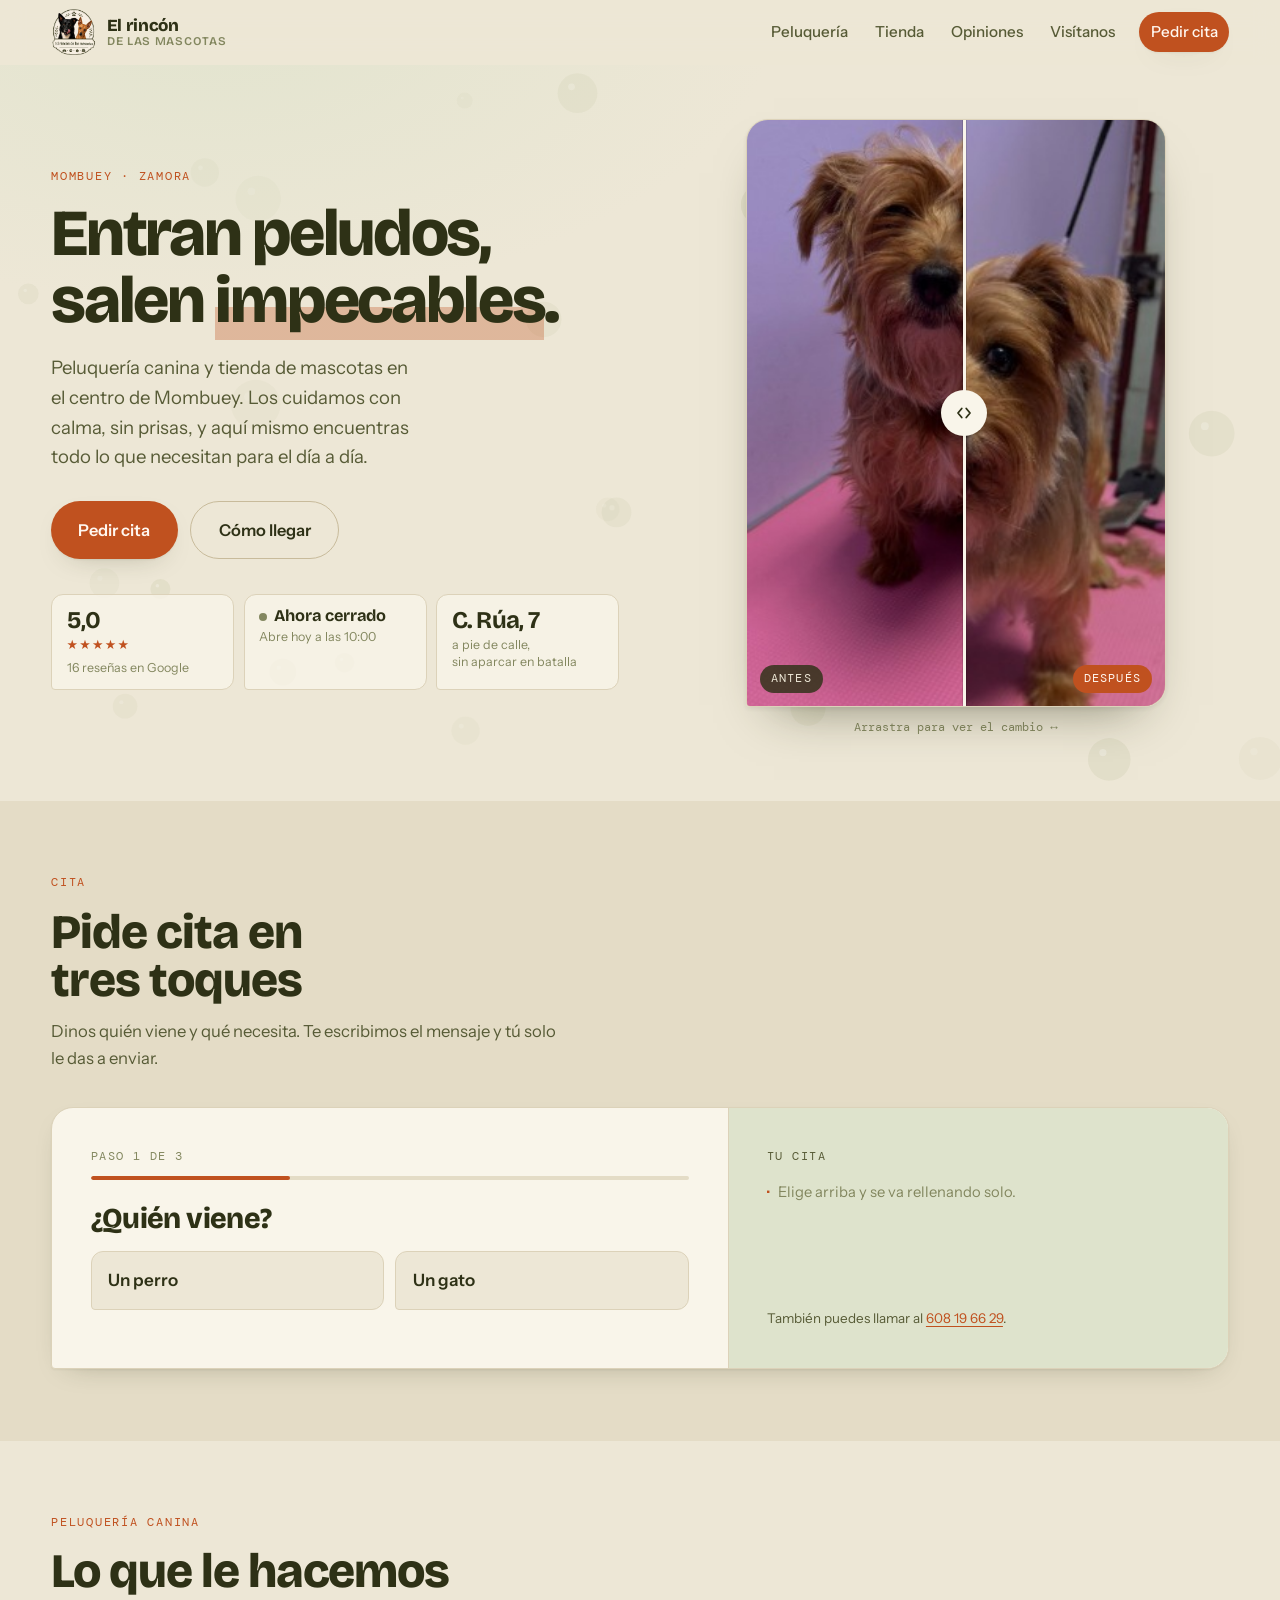
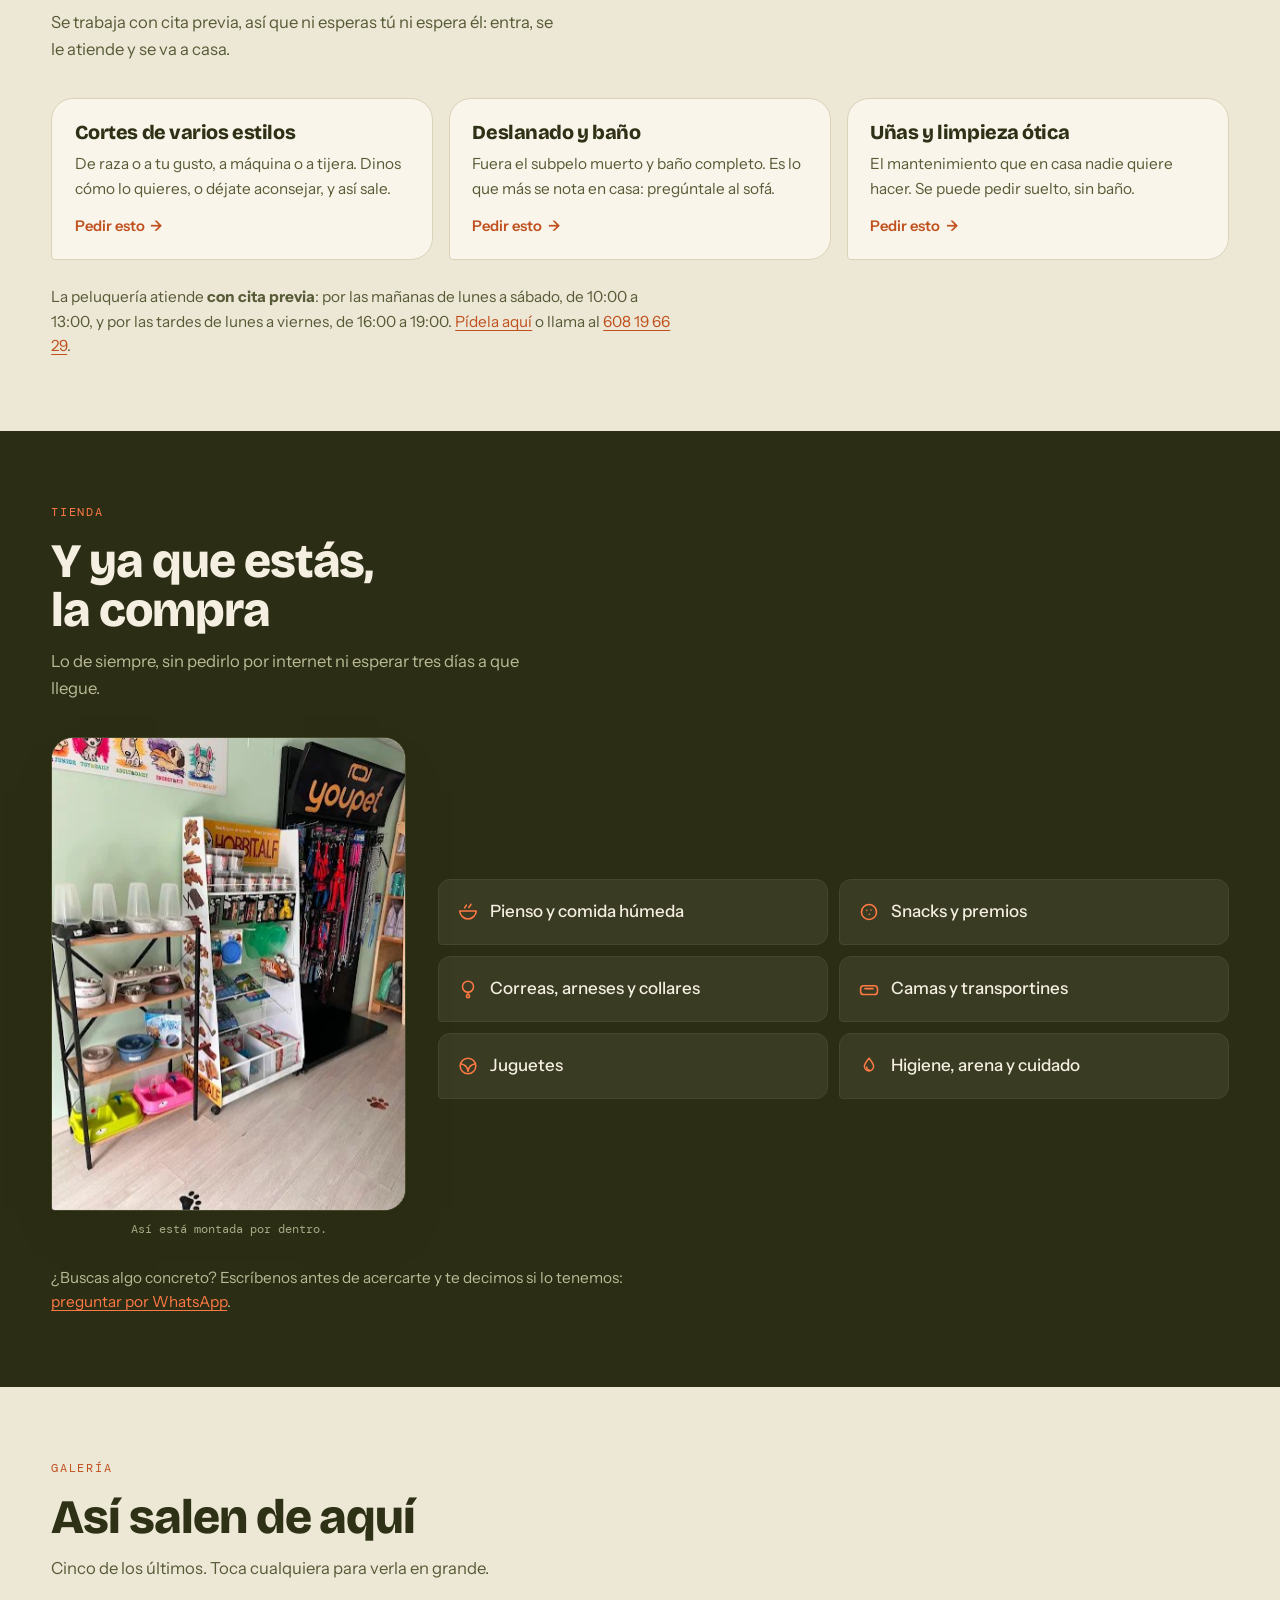
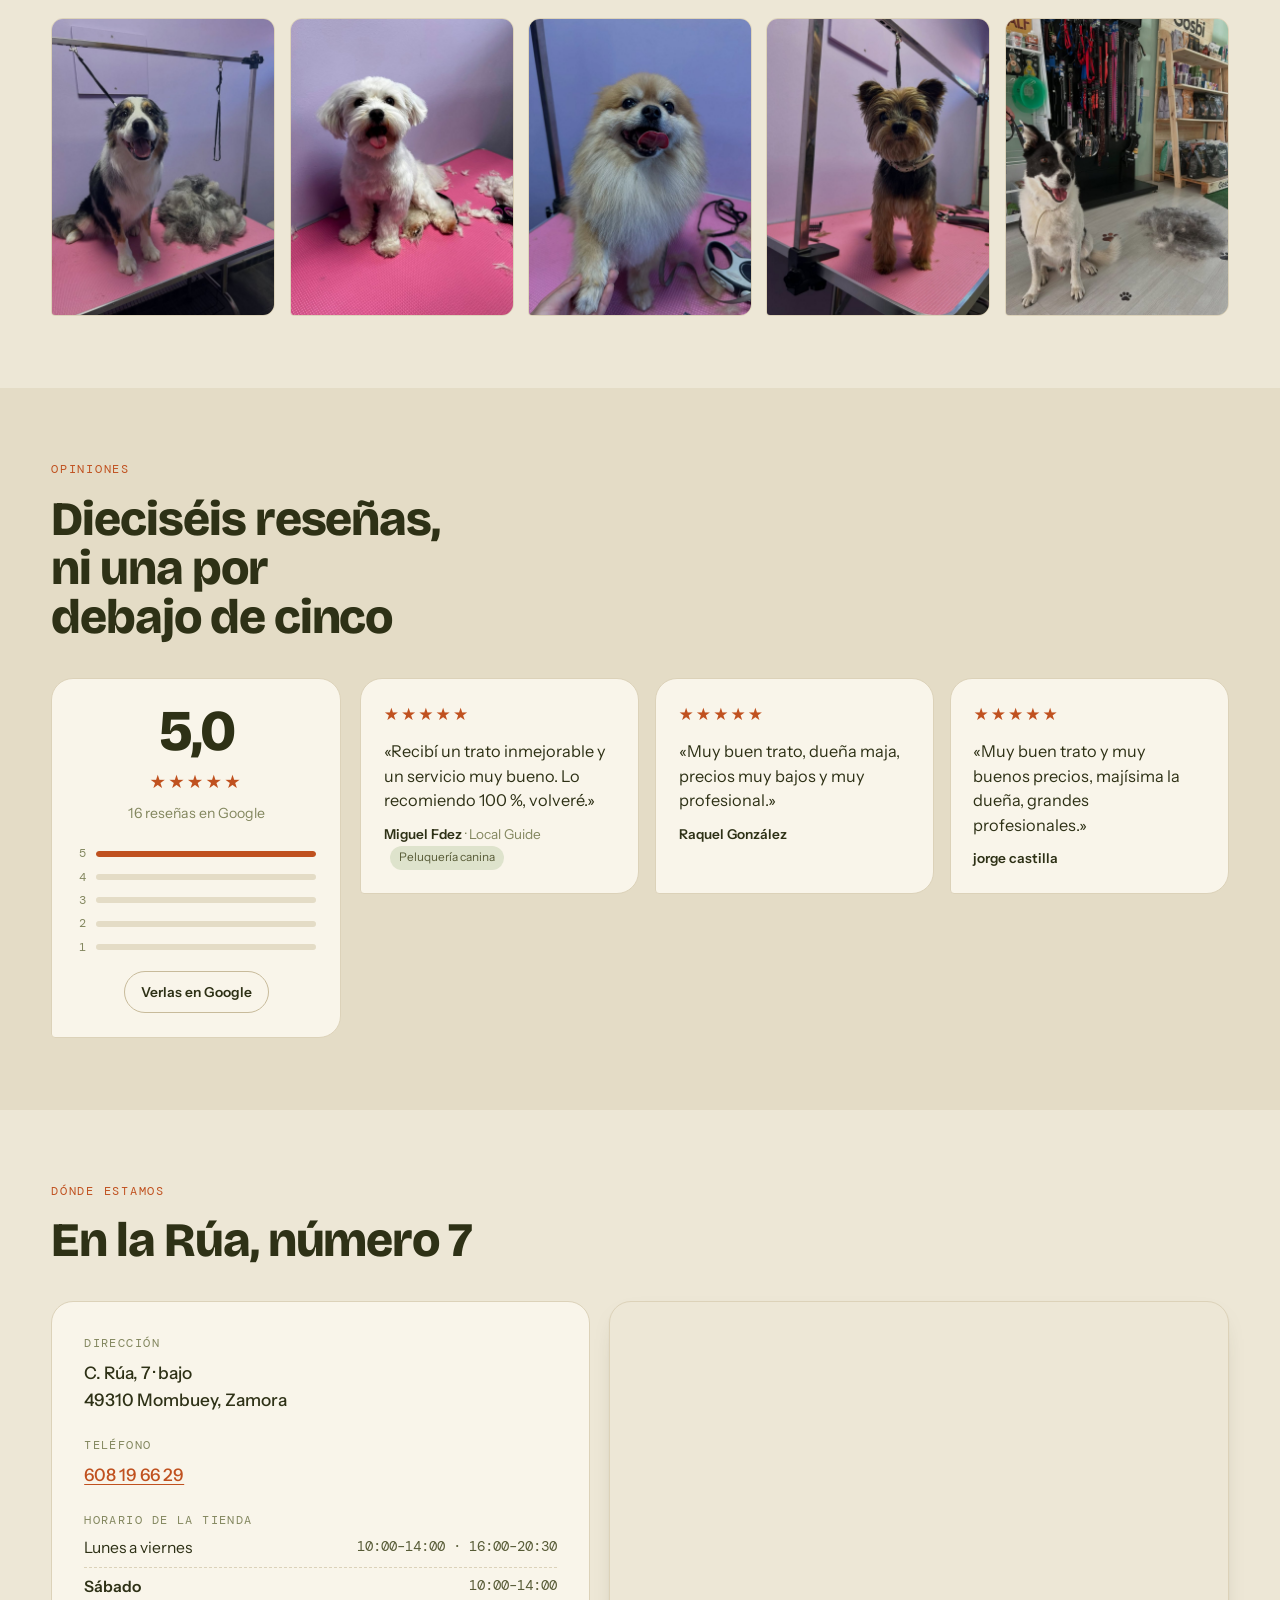
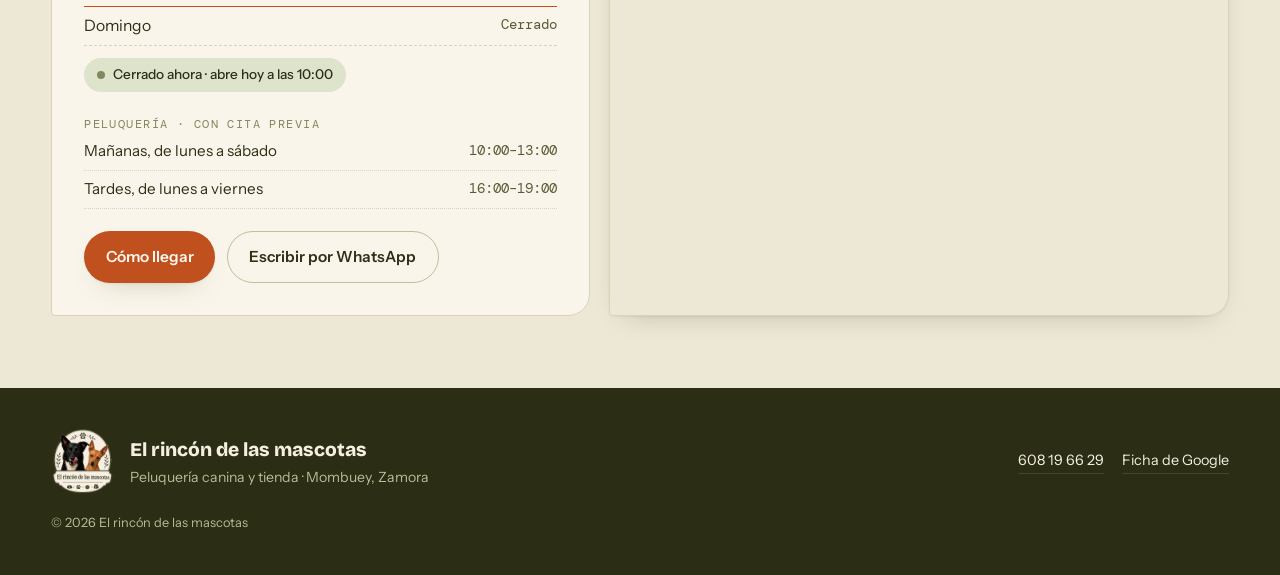
<file: el-rincon-de-las-mascotas/index.html>
<!DOCTYPE html>
<html lang="es">
<head>
<meta charset="utf-8">
<meta name="viewport" content="width=device-width, initial-scale=1">
<title>El rincón de las mascotas — Peluquería canina y tienda en Mombuey</title>
<meta name="description" content="Peluquería canina y tienda de mascotas en Mombuey (Zamora). C. Rúa, 7. Baño, corte, deslanado, pienso y accesorios. 5,0 sobre 5 en Google. Cita por WhatsApp: 608 19 66 29.">
<meta name="theme-color" content="#EDE7D6" media="(prefers-color-scheme: light)">
<meta name="theme-color" content="#14150A" media="(prefers-color-scheme: dark)">
<!-- TODO: cuando haya dominio, canonical y og:image absolutos
     (og:image = <dominio>/img/logo.png) -->

<meta property="og:type" content="website">
<meta property="og:title" content="El rincón de las mascotas — Mombuey">
<meta property="og:description" content="Peluquería canina y tienda de mascotas en Mombuey, Zamora. Cita por WhatsApp.">
<meta property="og:locale" content="es_ES">

<link rel="icon" href="img/favicon.png" type="image/png">
<link rel="apple-touch-icon" href="img/logo.png">

<link rel="preconnect" href="https://fonts.googleapis.com">
<link rel="preconnect" href="https://fonts.gstatic.com" crossorigin>
<link href="https://fonts.googleapis.com/css2?family=Bricolage+Grotesque:opsz,wght@12..96,600..800&family=DM+Mono:wght@400;500&family=Instrument+Sans:wght@400;500;600&display=swap" rel="stylesheet">
<link rel="stylesheet" href="styles.css">

<!-- Sin aggregateRating a propósito: Google no admite que un negocio publique
     su propia valoración media y puede penalizar el resultado enriquecido.
     El 5,0 sí aparece en el texto visible de la página. -->
<script type="application/ld+json">
{
  "@context": "https://schema.org",
  "@type": "PetStore",
  "name": "El rincón de las mascotas",
  "description": "Peluquería canina y tienda de mascotas en Mombuey, Zamora.",
  "telephone": "+34608196629",
  "address": {
    "@type": "PostalAddress",
    "streetAddress": "Calle Rúa, 7, bajo",
    "postalCode": "49310",
    "addressLocality": "Mombuey",
    "addressRegion": "Zamora",
    "addressCountry": "ES"
  },
  "areaServed": ["Mombuey", "Sanabria", "Zamora"],
  "currenciesAccepted": "EUR",
  "openingHoursSpecification": [
    {
      "@type": "OpeningHoursSpecification",
      "dayOfWeek": ["Monday", "Tuesday", "Wednesday", "Thursday", "Friday"],
      "opens": "10:00", "closes": "14:00"
    },
    {
      "@type": "OpeningHoursSpecification",
      "dayOfWeek": ["Monday", "Tuesday", "Wednesday", "Thursday", "Friday"],
      "opens": "16:00", "closes": "20:30"
    },
    {
      "@type": "OpeningHoursSpecification",
      "dayOfWeek": "Saturday",
      "opens": "10:00", "closes": "14:00"
    }
  ]
}
</script>
</head>
<body>

<a class="skip" href="#main">Saltar al contenido</a>

<header class="bar" id="bar">
  <div class="wrap bar__in">
    <a class="marca" href="#top">
      <img class="marca__logo" src="img/logo.png" alt="" width="46" height="46" decoding="async">
      <span class="marca__txt">El rincón <em>de las mascotas</em></span>
    </a>

    <nav class="nav" id="nav" aria-label="Principal">
      <a href="#peluqueria">Peluquería</a>
      <a href="#tienda">Tienda</a>
      <a href="#opiniones">Opiniones</a>
      <a href="#visitanos">Visítanos</a>
      <a class="btn btn--solido nav__cta" href="#cita">Pedir cita</a>
    </nav>

    <button class="menu" id="menu" aria-label="Abrir menú" aria-expanded="false" aria-controls="nav">
      <span></span><span></span>
    </button>
  </div>
</header>

<main id="main">

<!-- ══════════ Portada ══════════ -->
<section class="port" id="top">
  <canvas class="port__espuma" id="espuma" aria-hidden="true"></canvas>

  <div class="wrap port__in">
    <div class="port__txt">
      <p class="eyebrow">Mombuey · Zamora</p>
      <h1 class="port__h1">Entran peludos,<br>salen <em>impecables</em>.</h1>
      <p class="port__lead">
        Peluquería canina y tienda de mascotas en el centro de Mombuey. Los
        cuidamos con calma, sin prisas, y aquí mismo encuentras todo lo que
        necesitan para el día a día.
      </p>

      <div class="port__acc">
        <a class="btn btn--solido btn--g" href="#cita">Pedir cita</a>
        <a class="btn btn--linea btn--g" href="#visitanos">Cómo llegar</a>
      </div>

      <ul class="sellos">
        <li class="sello">
          <strong>5,0</strong>
          <span class="estrellas" aria-hidden="true">★★★★★</span>
          <span class="sello__pie">16 reseñas en Google</span>
        </li>
        <li class="sello sello--estado" id="sello">
          <strong class="mono" id="estado">10–14 · 16–20:30</strong>
          <span class="sello__pie" id="estadoPie">De lunes a viernes<br>sábados solo mañana</span>
        </li>
        <li class="sello">
          <strong>C. Rúa, 7</strong>
          <span class="sello__pie">a pie de calle,<br>sin aparcar en batalla</span>
        </li>
      </ul>
    </div>

    <!-- Antes / después: arrastra o usa las flechas -->
    <figure class="ad" id="ad">
      <div class="ad__marco">
        <div class="ad__cara ad__cara--antes">
          <span class="ph ph--antes">
            <img src="img/antes.jpg" alt="Perro con el pelo largo y enredado antes de la sesión" loading="eager" decoding="async" fetchpriority="high">
          </span>
          <span class="ad__eti ad__eti--izq">Antes</span>
        </div>

        <div class="ad__cara ad__cara--despues" id="adDespues">
          <span class="ph ph--despues">
            <img src="img/despues.jpg" alt="El mismo perro después del baño y el corte" loading="eager" decoding="async" fetchpriority="high">
          </span>
          <span class="ad__eti ad__eti--der">Después</span>
        </div>

        <div class="ad__tira" id="adTira" aria-hidden="true">
          <span class="ad__tirador"><svg viewBox="0 0 24 24" width="18" height="18" fill="none" stroke="currentColor" stroke-width="2.4" stroke-linecap="round" stroke-linejoin="round"><path d="M9 6 4 12l5 6M15 6l5 6-5 6"/></svg></span>
        </div>

        <input class="ad__rango" id="adRango" type="range" min="0" max="100" value="52" step="0.5"
               aria-label="Comparar antes y después: mueve para descubrir el resultado">
      </div>
      <figcaption class="ad__pie">Arrastra para ver el cambio <span aria-hidden="true">↔</span></figcaption>
    </figure>
  </div>
</section>

<!-- ══════════ Cita en tres toques ══════════ -->
<section class="secc secc--cita" id="cita">
  <div class="wrap">
    <header class="cab" data-reveal>
      <p class="eyebrow">Cita</p>
      <h2>Pide cita en tres toques</h2>
      <p class="cab__sub">Dinos quién viene y qué necesita. Te escribimos el mensaje y tú solo le das a enviar.</p>
    </header>

    <div class="ficha" data-reveal>
      <div class="ficha__paso" role="group" aria-labelledby="p1t">
        <p class="paso__n mono">Paso <span id="pasoN">1</span> de 3</p>
        <div class="barra"><span class="barra__in" id="barraIn"></span></div>

        <h3 class="paso__t" id="p1t">¿Quién viene?</h3>
        <div class="opc" id="opc" role="group" aria-label="Opciones"></div>

        <div class="ficha__pie">
          <button class="btn btn--fantasma" id="atras" type="button" hidden>← Atrás</button>
        </div>
      </div>

      <aside class="resumen" id="resumen" aria-live="polite">
        <p class="resumen__t mono">Tu cita</p>
        <ul class="resumen__l" id="resumenL">
          <li class="vacio">Elige arriba y se va rellenando solo.</li>
        </ul>
        <a class="btn btn--wa" id="resumenCta" href="#" hidden>
          <svg viewBox="0 0 24 24" width="19" height="19" fill="currentColor" aria-hidden="true"><path d="M17.5 14.4c-.3-.2-1.8-.9-2-1s-.5-.1-.7.1-.8 1-1 1.2-.4.2-.7 0a8.2 8.2 0 0 1-2.4-1.5 9 9 0 0 1-1.7-2.1c-.2-.3 0-.5.1-.6l.5-.6.3-.5v-.5l-1-2.3c-.2-.6-.5-.5-.7-.5h-.6a1.2 1.2 0 0 0-.8.4 3.4 3.4 0 0 0-1.1 2.6A6 6 0 0 0 7 12.2a13.5 13.5 0 0 0 5.2 4.6c.7.3 1.3.5 1.7.6a4.2 4.2 0 0 0 1.9.1 3.1 3.1 0 0 0 2-1.4 2.5 2.5 0 0 0 .2-1.4zM12 2a10 10 0 0 0-8.6 15L2 22l5.2-1.4A10 10 0 1 0 12 2zm0 18.2a8.2 8.2 0 0 1-4.2-1.2l-.3-.2-3.1.8.8-3-.2-.3A8.2 8.2 0 1 1 12 20.2z"/></svg>
          Enviar por WhatsApp
        </a>
        <button class="rehacer" id="rehacer" type="button" hidden>Empezar de nuevo</button>
        <p class="resumen__nota">También puedes llamar al <a href="tel:+34608196629">608 19 66 29</a>.</p>
      </aside>
    </div>
  </div>
</section>

<!-- ══════════ Peluquería ══════════ -->
<section class="secc" id="peluqueria">
  <div class="wrap">
    <header class="cab" data-reveal>
      <p class="eyebrow">Peluquería canina</p>
      <h2>Lo que le hacemos</h2>
      <p class="cab__sub">Se trabaja con cita previa, así que ni esperas tú ni espera él: entra, se le atiende y se va a casa.</p>
    </header>

    <!-- Los tres servicios y el horario de peluquería salen de su propio
         cartel: «cortes de varios estilos», «deslanado y baño» y «uñas y
         limpieza ótica», con cita previa. -->
    <ul class="serv">
      <li class="tarj" data-reveal>
        <h3>Cortes de varios estilos</h3>
        <p>De raza o a tu gusto, a máquina o a tijera. Dinos cómo lo quieres, o déjate aconsejar, y así sale.</p>
        <button class="pide" type="button" data-cita="un corte">Pedir esto <span aria-hidden="true">→</span></button>
      </li>
      <li class="tarj" data-reveal>
        <h3>Deslanado y baño</h3>
        <p>Fuera el subpelo muerto y baño completo. Es lo que más se nota en casa: pregúntale al sofá.</p>
        <button class="pide" type="button" data-cita="deslanado y baño">Pedir esto <span aria-hidden="true">→</span></button>
      </li>
      <li class="tarj" data-reveal>
        <h3>Uñas y limpieza ótica</h3>
        <p>El mantenimiento que en casa nadie quiere hacer. Se puede pedir suelto, sin baño.</p>
        <button class="pide" type="button" data-cita="uñas y limpieza ótica">Pedir esto <span aria-hidden="true">→</span></button>
      </li>
    </ul>

    <p class="nota" data-reveal>
      La peluquería atiende <strong>con cita previa</strong>: por las mañanas de
      lunes a sábado, de 10:00 a 13:00, y por las tardes de lunes a viernes, de
      16:00 a 19:00. <a href="#cita">Pídela aquí</a> o llama al
      <a href="tel:+34608196629">608 19 66 29</a>.
    </p>
  </div>
</section>

<!-- ══════════ Tienda ══════════ -->
<section class="secc secc--tienda" id="tienda">
  <div class="wrap">
    <header class="cab" data-reveal>
      <p class="eyebrow">Tienda</p>
      <h2>Y ya que estás, la compra</h2>
      <p class="cab__sub">Lo de siempre, sin pedirlo por internet ni esperar tres días a que llegue.</p>
    </header>

    <div class="tienda">
      <!-- TODO: confirmar las categorías con la tienda. Salen de sus fotos
           (estanterías, correas, camas, pienso Gosbi), no de una lista suya. -->
      <ul class="cats" data-reveal>
        <li><span class="cats__ic" aria-hidden="true"><svg viewBox="0 0 24 24" fill="none" stroke="currentColor" stroke-width="1.7" stroke-linecap="round" stroke-linejoin="round" width="22" height="22"><path d="M3 11h18a9 9 0 0 1-9 8.6A9 9 0 0 1 3 11z"/><path d="M8.4 7.6c0-1.5 1.8-1.7 1.8-3.2M13 7.2c0-1.8 2.2-2 2.2-3.6"/></svg></span> Pienso y comida húmeda</li>
        <li><span class="cats__ic" aria-hidden="true"><svg viewBox="0 0 24 24" fill="none" stroke="currentColor" stroke-width="1.7" stroke-linecap="round" stroke-linejoin="round" width="22" height="22"><circle cx="12" cy="12" r="8.2"/><circle cx="9.6" cy="10.2" r=".9" fill="currentColor" stroke="none"/><circle cx="14.2" cy="9.8" r=".9" fill="currentColor" stroke="none"/><circle cx="12.4" cy="14.4" r=".9" fill="currentColor" stroke="none"/></svg></span> Snacks y premios</li>
        <li><span class="cats__ic" aria-hidden="true"><svg viewBox="0 0 24 24" fill="none" stroke="currentColor" stroke-width="1.7" stroke-linecap="round" stroke-linejoin="round" width="22" height="22"><circle cx="12" cy="9.5" r="6"/><path d="M12 15.5v2.4"/><circle cx="12" cy="19.8" r="1.7"/></svg></span> Correas, arneses y collares</li>
        <li><span class="cats__ic" aria-hidden="true"><svg viewBox="0 0 24 24" fill="none" stroke="currentColor" stroke-width="1.7" stroke-linecap="round" stroke-linejoin="round" width="22" height="22"><rect x="2.8" y="8.5" width="18.4" height="9.5" rx="3.4"/><path d="M7.6 11.6h8.8"/></svg></span> Camas y transportines</li>
        <li><span class="cats__ic" aria-hidden="true"><svg viewBox="0 0 24 24" fill="none" stroke="currentColor" stroke-width="1.7" stroke-linecap="round" stroke-linejoin="round" width="22" height="22"><circle cx="12" cy="12" r="8.5"/><path d="M4 9.5c4.5.6 7.4 3.6 8 8.5M20 9.5c-4.5.6-7.4 3.6-8 8.5"/></svg></span> Juguetes</li>
        <li><span class="cats__ic" aria-hidden="true"><svg viewBox="0 0 24 24" fill="none" stroke="currentColor" stroke-width="1.7" stroke-linecap="round" stroke-linejoin="round" width="22" height="22"><path d="M12 3.5c3 3.6 5 6.3 5 8.8a5 5 0 0 1-10 0c0-2.5 2-5.2 5-8.8z"/><path d="M9.6 13.2a2.6 2.6 0 0 0 2.2 3"/></svg></span> Higiene, arena y cuidado</li>
      </ul>

      <figure class="escaparate" data-reveal>
        <span class="ph">
          <img src="img/tienda.jpg" alt="Interior de la tienda: comederos, correas y expositores" loading="lazy" decoding="async">
        </span>
        <figcaption>Así está montada por dentro.</figcaption>
      </figure>
    </div>

    <p class="nota" data-reveal>
      ¿Buscas algo concreto? Escríbenos antes de acercarte y te decimos si lo
      tenemos: <a href="#" data-cita="una consulta de la tienda">preguntar por WhatsApp</a>.
    </p>
  </div>
</section>

<!-- ══════════ Galería ══════════ -->
<section class="secc" id="galeria">
  <div class="wrap">
    <header class="cab" data-reveal>
      <p class="eyebrow">Galería</p>
      <h2>Así salen de aquí</h2>
      <p class="cab__sub">Cinco de los últimos. Toca cualquiera para verla en grande.</p>
    </header>

    <ul class="gal" id="gal">
      <li class="gal__c"><button type="button" class="gal__b" data-pie="Un pastor australiano y el pelo que soltó en el deslanado"><span class="ph"><img src="img/pastor.jpg" alt="Pastor australiano sobre la mesa, junto al montón de pelo del deslanado" loading="lazy" decoding="async"></span></button></li>
      <li class="gal__c"><button type="button" class="gal__b" data-pie="Un maltés recién terminado"><span class="ph"><img src="img/maltes.jpg" alt="Bichón maltés recién arreglado sobre la mesa de peluquería" loading="lazy" decoding="async"></span></button></li>
      <li class="gal__c"><button type="button" class="gal__b" data-pie="Un pomerania, listo para presumir"><span class="ph"><img src="img/pomerania.jpg" alt="Pomerania recién cepillado sobre la mesa de peluquería" loading="lazy" decoding="async"></span></button></li>
      <li class="gal__c"><button type="button" class="gal__b" data-pie="Un yorkshire, listo para irse a casa"><span class="ph"><img src="img/yorkshire.jpg" alt="Yorkshire terrier recién arreglado sobre la mesa de peluquería" loading="lazy" decoding="async"></span></button></li>
      <li class="gal__c"><button type="button" class="gal__b" data-pie="Un border collie, y lo que dejó en el suelo"><span class="ph"><img src="img/border.jpg" alt="Border collie en la tienda, junto al pelo que ha soltado" loading="lazy" decoding="async"></span></button></li>
    </ul>
  </div>
</section>

<!-- ══════════ Opiniones ══════════ -->
<section class="secc secc--op" id="opiniones">
  <div class="wrap">
    <header class="cab" data-reveal>
      <p class="eyebrow">Opiniones</p>
      <h2>Dieciséis reseñas, ni una por debajo de cinco</h2>
    </header>

    <div class="op">
      <aside class="nota-g" data-reveal>
        <p class="nota-g__n">5,0</p>
        <p class="estrellas estrellas--g" aria-hidden="true">★★★★★</p>
        <p class="nota-g__t">16 reseñas en Google</p>
        <ul class="repar" aria-hidden="true">
          <li><span class="mono">5</span><span class="repar__b"><i style="--w:100%"></i></span></li>
          <li><span class="mono">4</span><span class="repar__b"><i style="--w:0%"></i></span></li>
          <li><span class="mono">3</span><span class="repar__b"><i style="--w:0%"></i></span></li>
          <li><span class="mono">2</span><span class="repar__b"><i style="--w:0%"></i></span></li>
          <li><span class="mono">1</span><span class="repar__b"><i style="--w:0%"></i></span></li>
        </ul>
        <a class="btn btn--linea btn--peq" href="https://www.google.com/maps/search/?api=1&amp;query=El+rinc%C3%B3n+de+las+mascotas+Mombuey" target="_blank" rel="noopener">Verlas en Google</a>
      </aside>

      <ul class="resenas">
        <li class="resena" data-reveal>
          <p class="estrellas" aria-label="5 de 5">★★★★★</p>
          <p class="resena__t">«Recibí un trato inmejorable y un servicio muy bueno. Lo recomiendo 100 %, volveré.»</p>
          <p class="resena__f"><strong>Miguel Fdez</strong> · Local Guide <span class="resena__s">Peluquería canina</span></p>
        </li>
        <li class="resena" data-reveal>
          <p class="estrellas" aria-label="5 de 5">★★★★★</p>
          <p class="resena__t">«Muy buen trato, dueña maja, precios muy bajos y muy profesional.»</p>
          <p class="resena__f"><strong>Raquel González</strong></p>
        </li>
        <li class="resena" data-reveal>
          <p class="estrellas" aria-label="5 de 5">★★★★★</p>
          <p class="resena__t">«Muy buen trato y muy buenos precios, majísima la dueña, grandes profesionales.»</p>
          <p class="resena__f"><strong>jorge castilla</strong></p>
        </li>
      </ul>
    </div>
  </div>
</section>

<!-- ══════════ Visítanos ══════════ -->
<section class="secc secc--visita" id="visitanos">
  <div class="wrap">
    <header class="cab" data-reveal>
      <p class="eyebrow">Dónde estamos</p>
      <h2>En la Rúa, número 7</h2>
    </header>

    <div class="visita">
      <div class="datos" data-reveal>
        <div class="dato">
          <p class="dato__e mono">Dirección</p>
          <p class="dato__v">C. Rúa, 7 · bajo<br>49310 Mombuey, Zamora</p>
        </div>
        <div class="dato">
          <p class="dato__e mono">Teléfono</p>
          <p class="dato__v"><a href="tel:+34608196629">608 19 66 29</a></p>
        </div>
        <div class="dato">
          <p class="dato__e mono">Horario de la tienda</p>
          <ul class="horario">
            <li data-dias="1,2,3,4,5"><span>Lunes a viernes</span> <span class="mono">10:00–14:00 · 16:00–20:30</span></li>
            <li data-dias="6"><span>Sábado</span> <span class="mono">10:00–14:00</span></li>
            <li data-dias="0"><span>Domingo</span> <span class="mono">Cerrado</span></li>
          </ul>
          <p class="ahora" id="ahora" hidden><span class="ahora__punto" aria-hidden="true"></span><span id="ahoraTxt"></span></p>
        </div>

        <div class="dato">
          <p class="dato__e mono">Peluquería · con cita previa</p>
          <ul class="horario horario--pelu">
            <li><span>Mañanas, de lunes a sábado</span> <span class="mono">10:00–13:00</span></li>
            <li><span>Tardes, de lunes a viernes</span> <span class="mono">16:00–19:00</span></li>
          </ul>
        </div>

        <div class="visita__acc">
          <a class="btn btn--solido" href="https://www.google.com/maps/search/?api=1&amp;query=C.+R%C3%BAa+7+49310+Mombuey+Zamora" target="_blank" rel="noopener">Cómo llegar</a>
          <a class="btn btn--linea" href="#" data-cita="general">Escribir por WhatsApp</a>
        </div>
      </div>

      <div class="mapa" data-reveal>
        <iframe
          title="Mapa: C. Rúa 7, Mombuey"
          src="https://maps.google.com/maps?q=C.%20R%C3%BAa%207%2C%2049310%20Mombuey%2C%20Zamora&amp;hl=es&amp;z=17&amp;output=embed"
          loading="lazy" referrerpolicy="no-referrer-when-downgrade"></iframe>
      </div>
    </div>
  </div>
</section>

</main>

<footer class="pie">
  <div class="wrap pie__in">
    <div class="pie__marca">
      <img class="pie__logo" src="img/logo.png" alt="" width="64" height="64" loading="lazy" decoding="async">
      <div>
      <p class="pie__n">El rincón de las mascotas</p>
      <p class="pie__d">Peluquería canina y tienda · Mombuey, Zamora</p>
      </div>
    </div>
    <nav class="pie__nav" aria-label="Pie">
      <a href="tel:+34608196629">608 19 66 29</a>
      <a href="https://www.google.com/maps/search/?api=1&amp;query=El+rinc%C3%B3n+de+las+mascotas+Mombuey" target="_blank" rel="noopener">Ficha de Google</a>
      <!-- TODO: aviso legal, privacidad y cookies -->
    </nav>
    <p class="pie__c">© <span id="year">2026</span> El rincón de las mascotas</p>
  </div>
</footer>

<!-- Barra de acciones en móvil -->
<div class="movil" aria-label="Acciones rápidas">
  <a href="tel:+34608196629"><span aria-hidden="true"><svg viewBox="0 0 24 24" width="20" height="20" fill="none" stroke="currentColor" stroke-width="1.9" stroke-linecap="round" stroke-linejoin="round"><path d="M6.3 3.5h3l1.5 3.7-1.9 1.2a12 12 0 0 0 5.7 5.7l1.2-1.9 3.7 1.5v3a1.8 1.8 0 0 1-2 1.8A15.5 15.5 0 0 1 4.5 5.5a1.8 1.8 0 0 1 1.8-2z"/></svg></span> Llamar</a>
  <a href="#" data-cita="general" class="movil--wa"><span aria-hidden="true"><svg viewBox="0 0 24 24" width="20" height="20" fill="currentColor"><path d="M17.5 14.4c-.3-.2-1.8-.9-2-1s-.5-.1-.7.1-.8 1-1 1.2-.4.2-.7 0a8.2 8.2 0 0 1-2.4-1.5 9 9 0 0 1-1.7-2.1c-.2-.3 0-.5.1-.6l.5-.6.3-.5v-.5l-1-2.3c-.2-.6-.5-.5-.7-.5h-.6a1.2 1.2 0 0 0-.8.4 3.4 3.4 0 0 0-1.1 2.6A6 6 0 0 0 7 12.2a13.5 13.5 0 0 0 5.2 4.6c.7.3 1.3.5 1.7.6a4.2 4.2 0 0 0 1.9.1 3.1 3.1 0 0 0 2-1.4 2.5 2.5 0 0 0 .2-1.4zM12 2a10 10 0 0 0-8.6 15L2 22l5.2-1.4A10 10 0 1 0 12 2zm0 18.2a8.2 8.2 0 0 1-4.2-1.2l-.3-.2-3.1.8.8-3-.2-.3A8.2 8.2 0 1 1 12 20.2z"/></svg></span> WhatsApp</a>
  <a href="https://www.google.com/maps/search/?api=1&amp;query=C.+R%C3%BAa+7+49310+Mombuey+Zamora" target="_blank" rel="noopener"><span aria-hidden="true"><svg viewBox="0 0 24 24" width="20" height="20" fill="none" stroke="currentColor" stroke-width="1.9" stroke-linecap="round" stroke-linejoin="round"><path d="M12 21s6.5-5.6 6.5-10.3A6.5 6.5 0 0 0 5.5 10.7C5.5 15.4 12 21 12 21z"/><circle cx="12" cy="10.4" r="2.4"/></svg></span> Llegar</a>
</div>

<!-- Visor de galería -->
<div class="visor" id="visor" hidden>
  <button class="visor__x" id="visorX" type="button" aria-label="Cerrar">✕</button>
  <button class="visor__nav visor__nav--prev" id="visorPrev" type="button" aria-label="Anterior">‹</button>
  <figure class="visor__f">
    <div id="visorMedio"></div>
    <figcaption id="visorPie"></figcaption>
  </figure>
  <button class="visor__nav visor__nav--next" id="visorNext" type="button" aria-label="Siguiente">›</button>
</div>

<script src="script.js"></script>
</body>
</html>
</file>
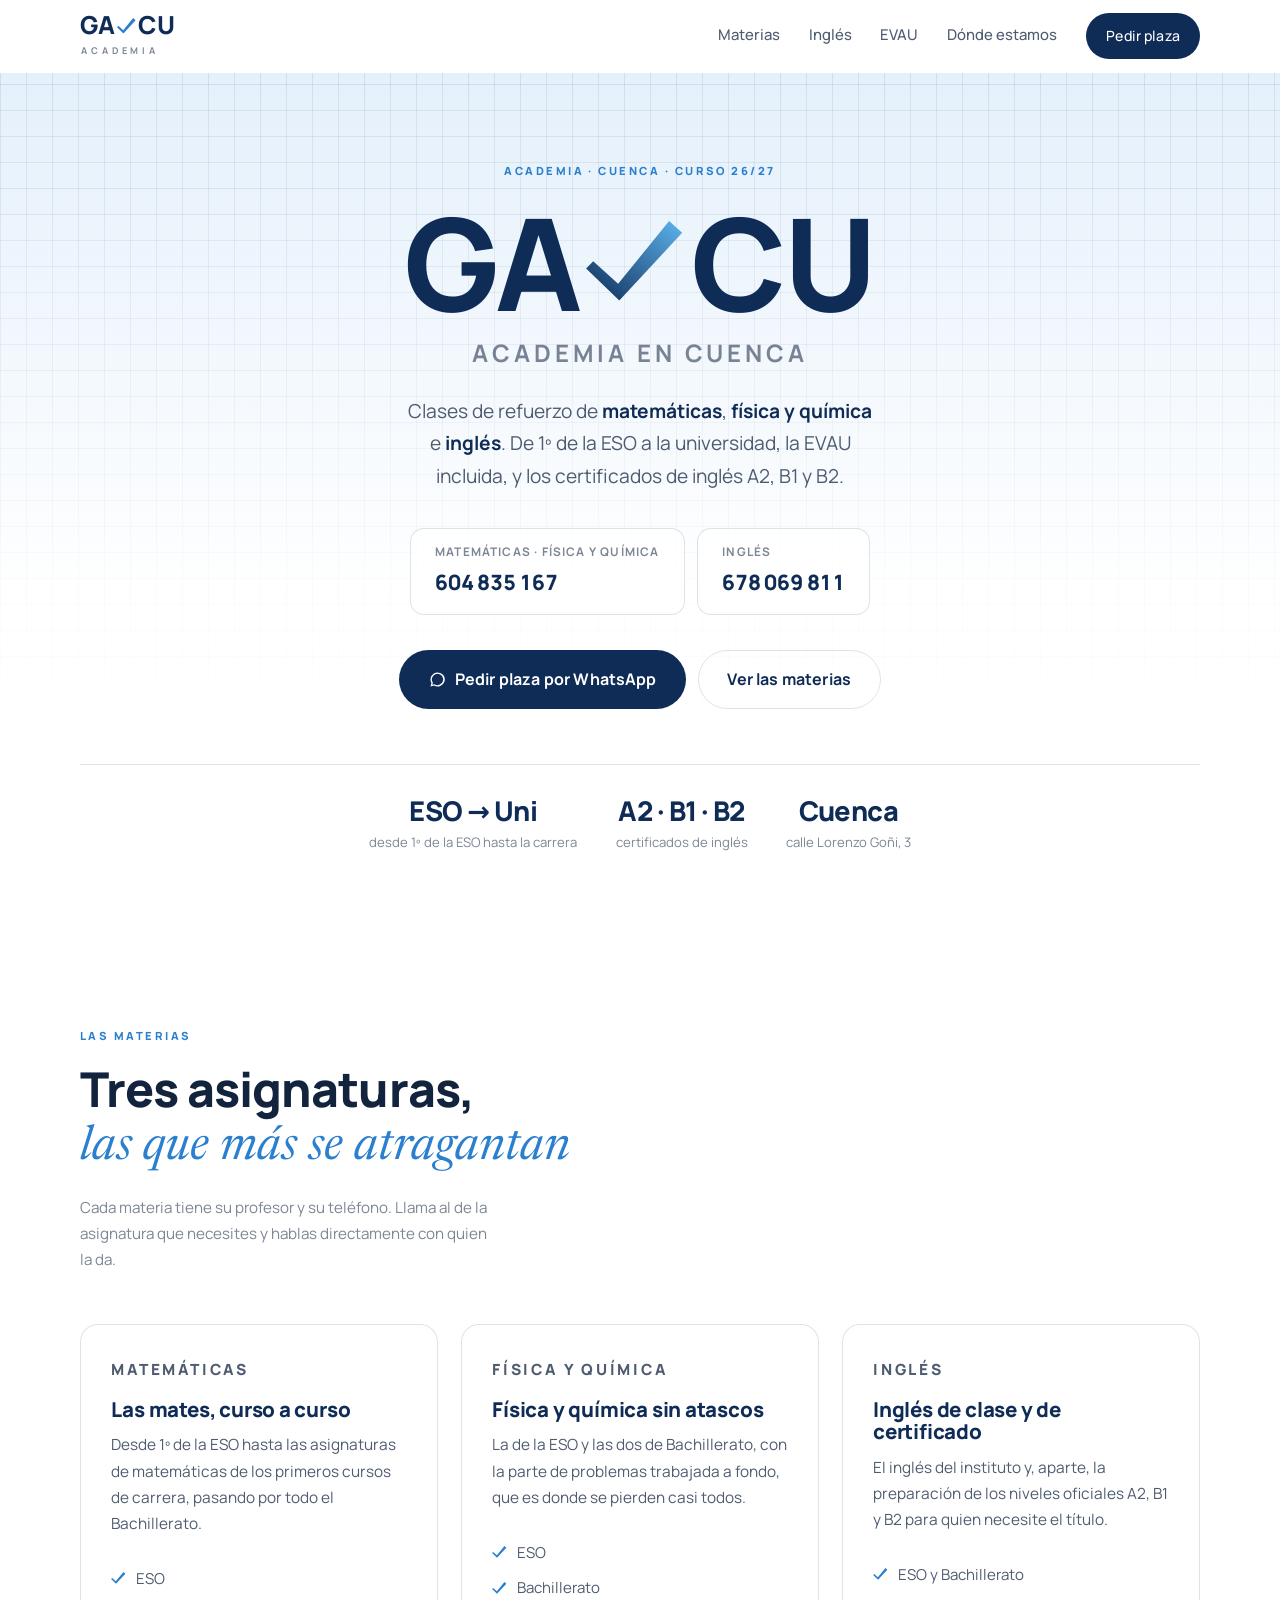
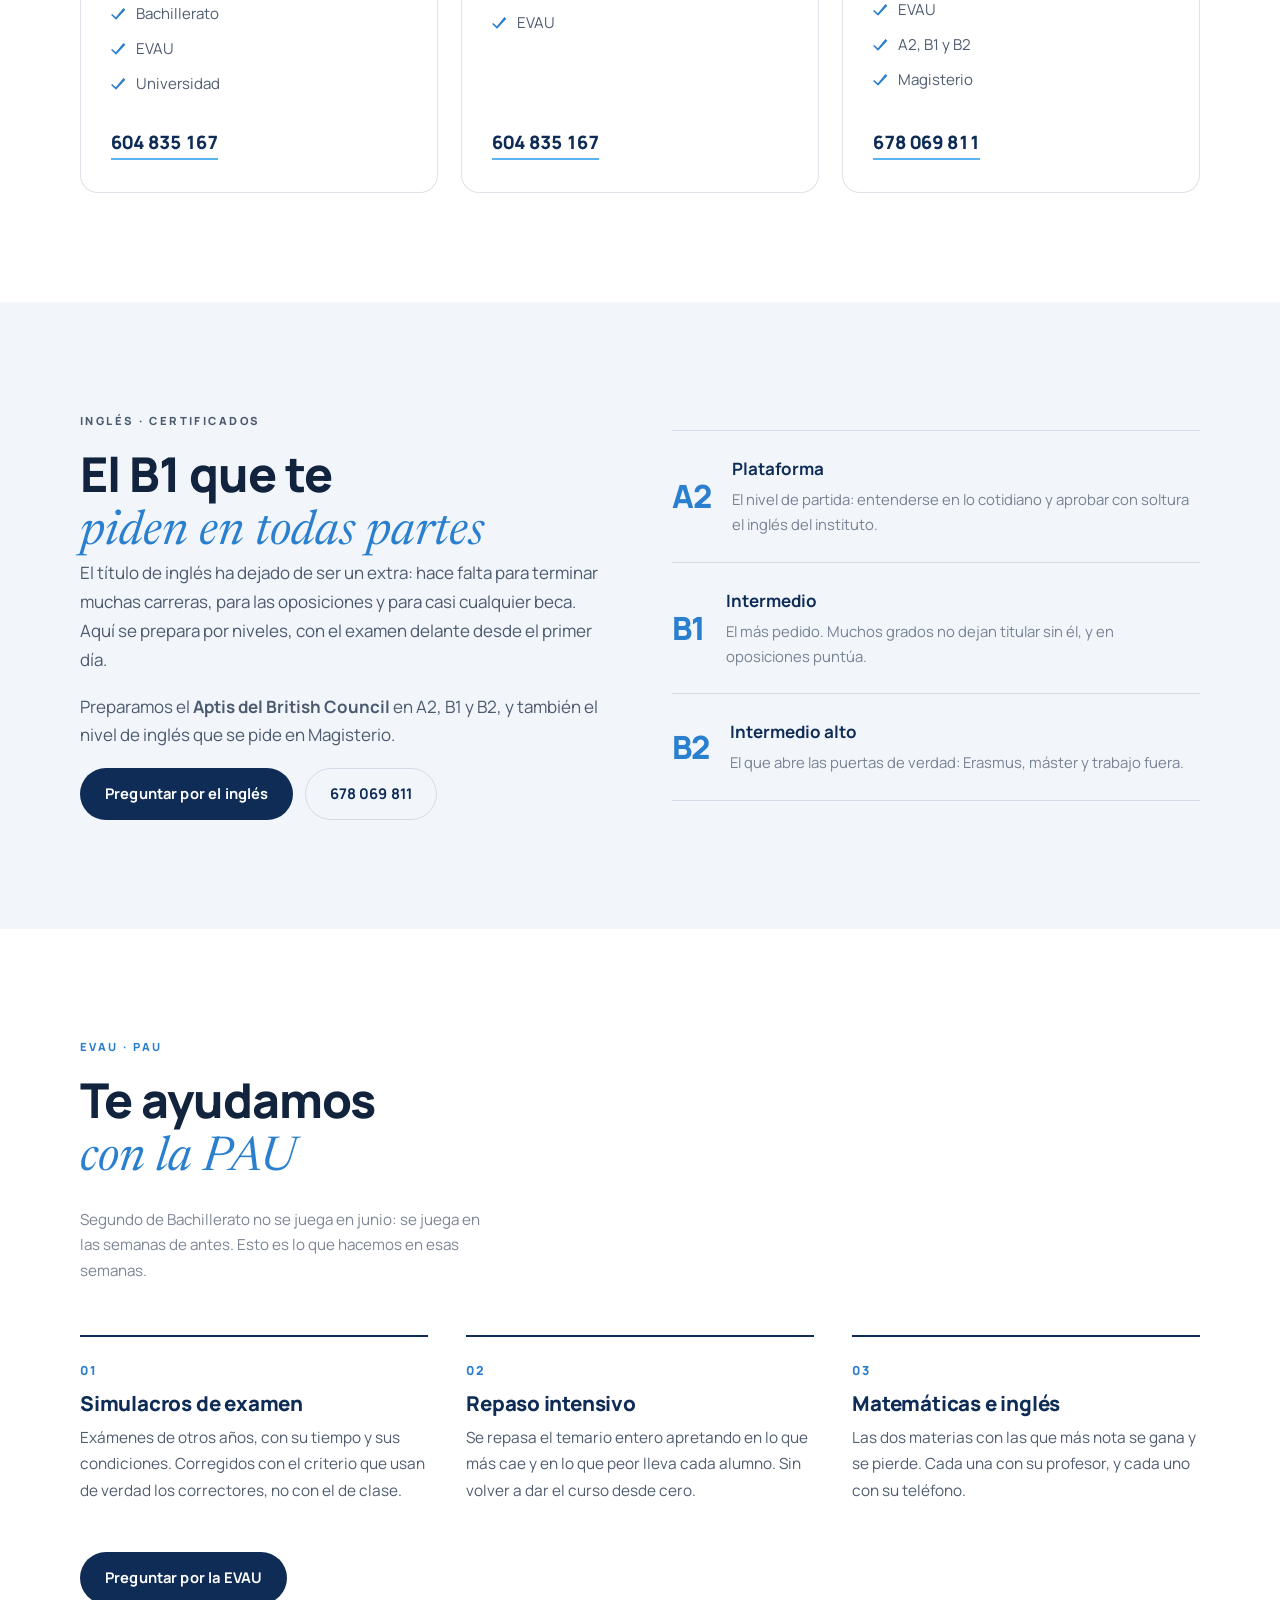
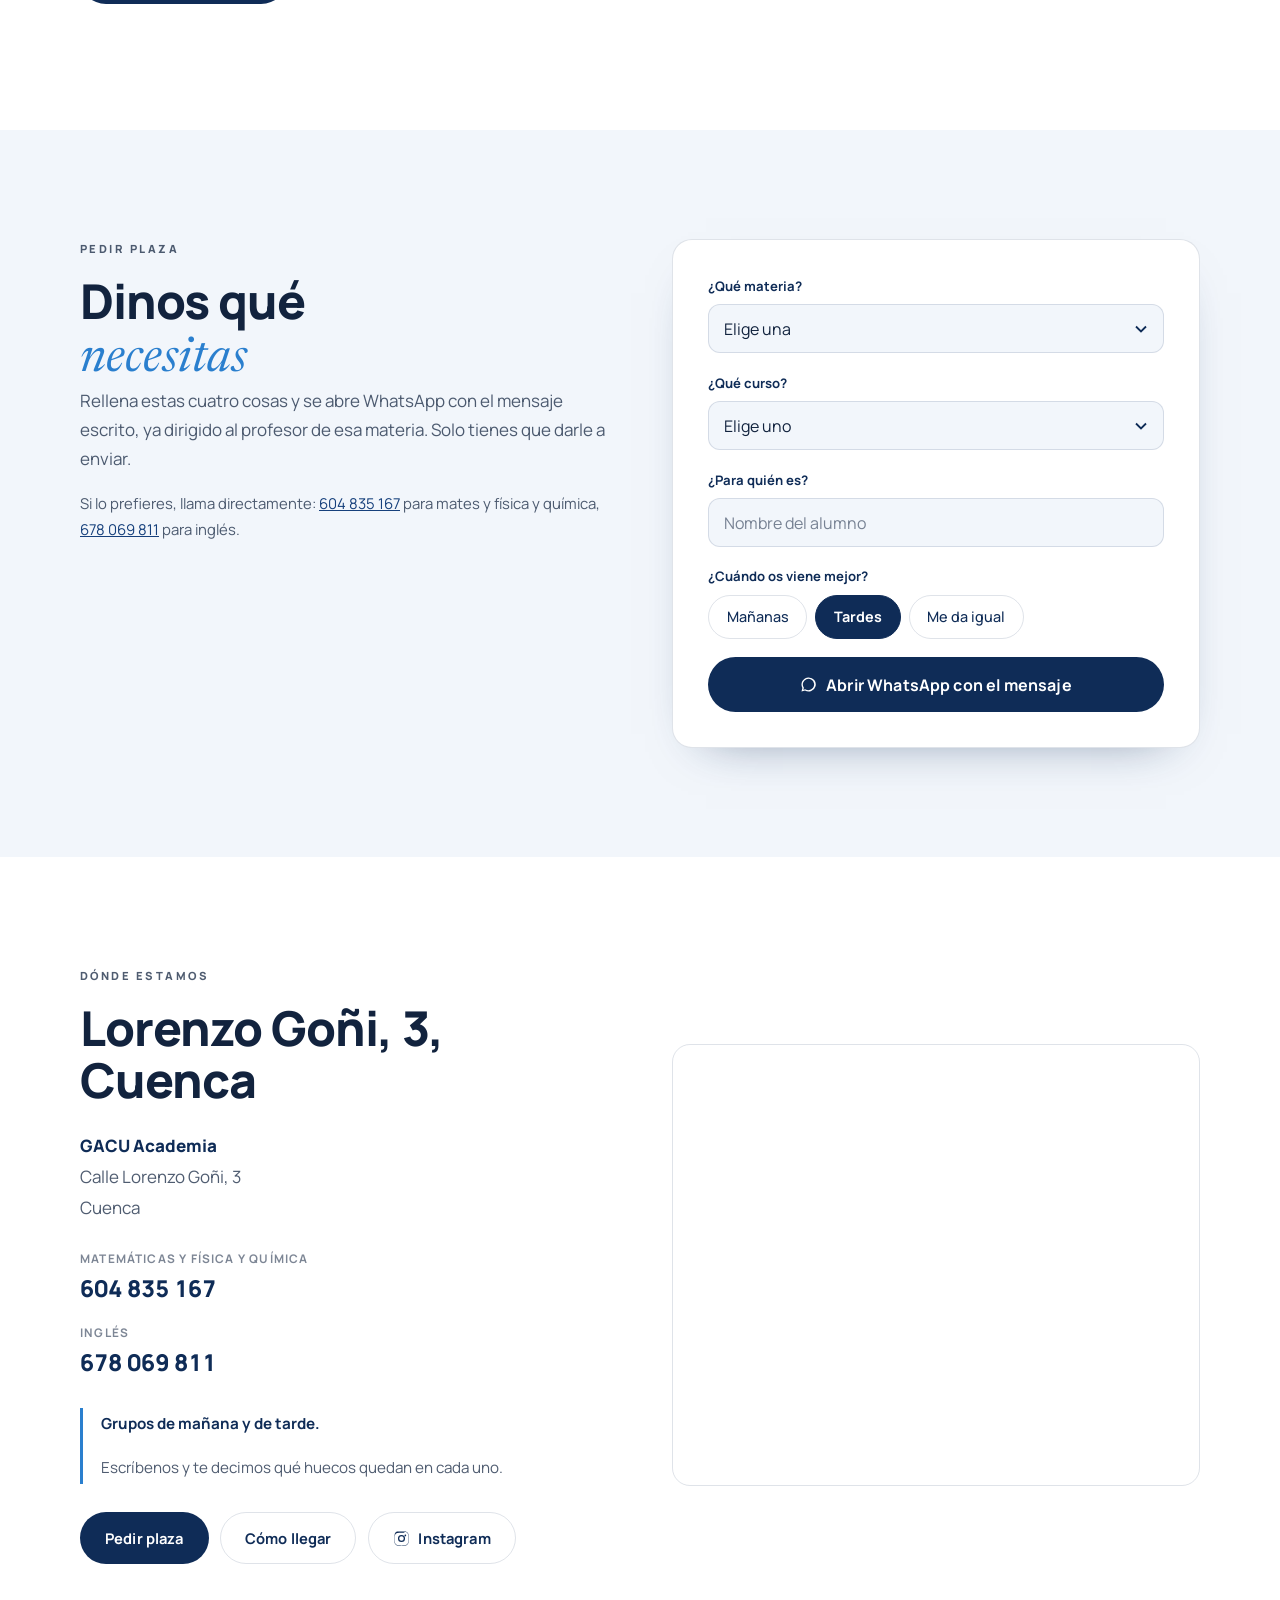
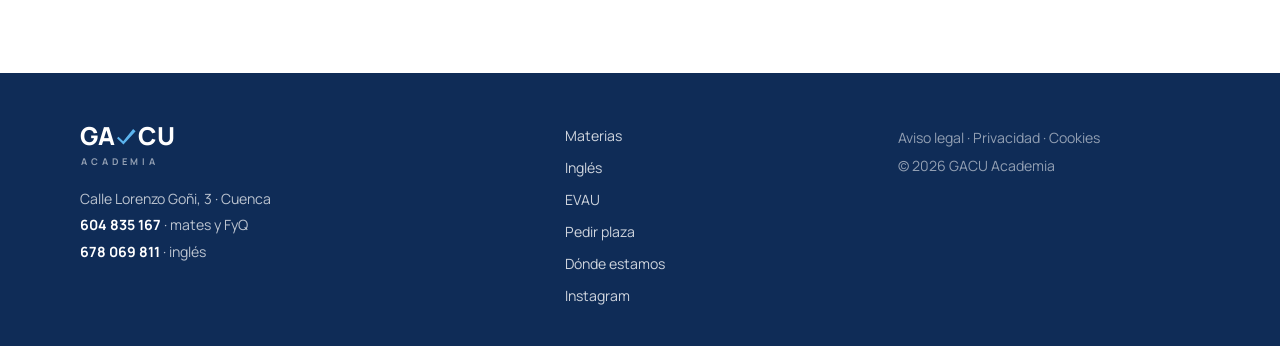
<file: gacu-academia/index.html>
<!DOCTYPE html>
<html lang="es">
<head>
<meta charset="utf-8">
<meta name="viewport" content="width=device-width, initial-scale=1">
<title>GACU Academia — Refuerzo de mates, física y química e inglés en Cuenca</title>
<meta name="description" content="Academia en Cuenca, calle Lorenzo Goñi 3. Clases de refuerzo de Matemáticas, Física y Química e Inglés para ESO, Bachillerato, EVAU y universidad. Preparación de A2, B1 y B2. Mates y FyQ 604 835 167 · Inglés 678 069 811.">
<meta name="theme-color" content="#0F2C57">
<!-- TODO: canonical y og:image absolutos cuando haya dominio -->

<meta property="og:type" content="website">
<meta property="og:title" content="GACU Academia — Cuenca">
<meta property="og:description" content="Refuerzo de matemáticas, física y química e inglés. De 1º de la ESO a la universidad. Calle Lorenzo Goñi 3, Cuenca.">
<meta property="og:locale" content="es_ES">

<link rel="icon" href="data:image/svg+xml,%3Csvg xmlns='http://www.w3.org/2000/svg' viewBox='0 0 32 32'%3E%3Crect width='32' height='32' rx='7' fill='%230F2C57'/%3E%3Cpath d='M6 15.5 L11 20 L24 6 L28 10 L11.5 27 L3.5 18 Z' fill='%234BA3E3'/%3E%3C/svg%3E">

<link rel="stylesheet" href="styles.css">

<!-- Sin aggregateRating a propósito: Google no admite que un negocio publique
     su propia valoración media en los datos estructurados. Cuando la academia
     tenga reseñas se citan en el texto visible, no aquí. -->
<script type="application/ld+json">
{
  "@context": "https://schema.org",
  "@type": "EducationalOrganization",
  "name": "GACU Academia",
  "description": "Academia de refuerzo en Cuenca: matemáticas, física y química e inglés, de la ESO a la universidad. Preparación de los niveles A2, B1 y B2 de inglés.",
  "telephone": ["+34604835167", "+34678069811"],
  "address": {
    "@type": "PostalAddress",
    "streetAddress": "Calle Lorenzo Goñi, 3",
    "addressLocality": "Cuenca",
    "addressRegion": "Cuenca",
    "addressCountry": "ES"
  },
  "areaServed": "Cuenca",
  "sameAs": ["https://www.instagram.com/gacu_academia/"]
}
</script>
</head>
<body>

<a class="saltar" href="#main">Saltar al contenido</a>

<header class="barra" id="barra">
  <div class="caja barra__in">
    <!-- El nombre se compone GA + tic + CU, como su logo. Las letras son texto
         de verdad (el buscador lee "GACU"); el tic es un SVG decorativo. El
         aria-label está solo para que un lector de pantalla no diga "ga cu". -->
    <a class="firma" href="#top" aria-label="GACU Academia, ir al principio">
      <span class="firma__marca">GA<svg class="tic" viewBox="0 0 42 34" aria-hidden="true"><path d="M3 17 L13.5 26.5 L35 0 L40.5 5 L14 33.5 L0 20 Z"/></svg>CU</span>
      <span class="firma__sub">Academia</span>
    </a>

    <nav class="nav" id="nav" aria-label="Principal">
      <a href="#materias">Materias</a>
      <a href="#ingles">Inglés</a>
      <a href="#evau">EVAU</a>
      <a href="#donde">Dónde estamos</a>
      <a class="bt bt--azul nav__cta" href="#plaza">Pedir plaza</a>
    </nav>

    <button class="hamburguesa" id="hamburguesa" aria-label="Abrir menú" aria-expanded="false" aria-controls="nav">
      <span></span><span></span>
    </button>
  </div>
</header>

<main id="main">

  <!-- ══════════ PORTADA ══════════
       El fondo es una cuadrícula de papel milimetrado que se desvanece hacia
       abajo. Está hecha con degradados repetidos, sin ninguna imagen. -->
  <section class="portada" id="top">
    <div class="caja portada__in">
      <p class="etiqueta" data-surge>Academia · Cuenca · Curso <span id="curso">26/27</span></p>

      <h1 class="rotulo" aria-label="GACU Academia en Cuenca" data-surge>
        <span class="rotulo__marca">GA<svg class="tic tic--gr" viewBox="0 0 42 34" aria-hidden="true"><defs><linearGradient id="degTic" x1="0" y1="1" x2="1" y2="0"><stop offset="0" stop-color="#0F2C57"/><stop offset="1" stop-color="#5CB4EE"/></linearGradient></defs><path d="M3 17 L13.5 26.5 L35 0 L40.5 5 L14 33.5 L0 20 Z" fill="url(#degTic)"/></svg>CU</span>
        <span class="rotulo__linea">Academia en Cuenca</span>
      </h1>

      <p class="entrada" data-surge>
        Clases de refuerzo de <strong>matemáticas</strong>, <strong>física y
        química</strong> e <strong>inglés</strong>. De 1º de la ESO a la
        universidad, la EVAU incluida, y los certificados de inglés A2, B1 y B2.
      </p>

      <!-- Los dos teléfonos son de materias distintas. En su Instagram aparecen
           juntos y sin rótulo, y ese es el primer problema que resuelve esta
           web: aquí cada número dice a qué llamas. -->
      <div class="lineas" data-surge>
        <a class="linea" href="tel:+34604835167">
          <span class="linea__que">Matemáticas · Física y Química</span>
          <span class="linea__n">604 835 167</span>
        </a>
        <a class="linea" href="tel:+34678069811">
          <span class="linea__que">Inglés</span>
          <span class="linea__n">678 069 811</span>
        </a>
      </div>

      <div class="botones botones--centro" data-surge>
        <a class="bt bt--azul bt--gr" href="#plaza">
          <svg class="icono" viewBox="0 0 24 24" aria-hidden="true"><path d="M12 2a10 10 0 00-8.6 15l-1.3 4.8 4.9-1.3A10 10 0 1012 2zm0 18a8 8 0 01-4.1-1.1l-.3-.2-2.9.8.8-2.8-.2-.3A8 8 0 1112 20z"/></svg>
          Pedir plaza por WhatsApp
        </a>
        <a class="bt bt--linea bt--gr" href="#materias">Ver las materias</a>
      </div>

      <dl class="cifras" data-surge>
        <div><dt>ESO → Uni</dt><dd>desde 1º de la ESO hasta la carrera</dd></div>
        <div><dt>A2 · B1 · B2</dt><dd>certificados de inglés</dd></div>
        <div><dt>Cuenca</dt><dd>calle Lorenzo Goñi, 3</dd></div>
      </dl>
    </div>
  </section>

  <!-- ══════════ MATERIAS ══════════ -->
  <section class="seccion" id="materias">
    <div class="caja">
      <header class="cabecera" data-surge>
        <p class="etiqueta">Las materias</p>
        <h2>Tres asignaturas,<br><em>las que más se atragantan</em></h2>
        <p class="cabecera__nota">
          Cada materia tiene su profesor y su teléfono. Llama al de la
          asignatura que necesites y hablas directamente con quien la da.
        </p>
      </header>

      <ul class="materias" data-surge>
        <li class="materia">
          <p class="materia__eti">Matemáticas</p>
          <h3>Las mates, curso a curso</h3>
          <p>
            Desde 1º de la ESO hasta las asignaturas de matemáticas de los
            primeros cursos de carrera, pasando por todo el Bachillerato.
          </p>
          <ul class="tic-lista">
            <li>ESO</li>
            <li>Bachillerato</li>
            <li>EVAU</li>
            <li>Universidad</li>
          </ul>
          <a class="materia__tel" href="tel:+34604835167">604 835 167</a>
        </li>

        <li class="materia">
          <p class="materia__eti">Física y Química</p>
          <h3>Física y química sin atascos</h3>
          <p>
            La de la ESO y las dos de Bachillerato, con la parte de problemas
            trabajada a fondo, que es donde se pierden casi todos.
          </p>
          <ul class="tic-lista">
            <li>ESO</li>
            <li>Bachillerato</li>
            <li>EVAU</li>
          </ul>
          <a class="materia__tel" href="tel:+34604835167">604 835 167</a>
        </li>

        <li class="materia">
          <p class="materia__eti">Inglés</p>
          <h3>Inglés de clase y de certificado</h3>
          <p>
            El inglés del instituto y, aparte, la preparación de los niveles
            oficiales A2, B1 y B2 para quien necesite el título.
          </p>
          <ul class="tic-lista">
            <li>ESO y Bachillerato</li>
            <li>EVAU</li>
            <li>A2, B1 y B2</li>
            <li>Magisterio</li>
          </ul>
          <a class="materia__tel" href="tel:+34678069811">678 069 811</a>
        </li>
      </ul>
    </div>
  </section>

  <!-- ══════════ INGLÉS ══════════ -->
  <section class="seccion seccion--marina" id="ingles">
    <div class="caja dos">
      <div data-surge>
        <p class="etiqueta">Inglés · Certificados</p>
        <h2>El B1 que te<br><em>piden en todas partes</em></h2>
        <p>
          El título de inglés ha dejado de ser un extra: hace falta para
          terminar muchas carreras, para las oposiciones y para casi cualquier
          beca. Aquí se prepara por niveles, con el examen delante desde el
          primer día.
        </p>
        <p>
          Preparamos el <strong>Aptis del British Council</strong> en A2, B1 y
          B2, y también el nivel de inglés que se pide en Magisterio.
        </p>
        <div class="botones">
          <a class="bt bt--azul" href="#" data-wa="ingles">Preguntar por el inglés</a>
          <a class="bt bt--linea" href="tel:+34678069811">678 069 811</a>
        </div>
      </div>

      <ul class="niveles" data-surge>
        <li>
          <span class="niveles__n">A2</span>
          <span class="niveles__t">Plataforma</span>
          <span class="niveles__d">El nivel de partida: entenderse en lo cotidiano y aprobar con soltura el inglés del instituto.</span>
        </li>
        <li>
          <span class="niveles__n">B1</span>
          <span class="niveles__t">Intermedio</span>
          <span class="niveles__d">El más pedido. Muchos grados no dejan titular sin él, y en oposiciones puntúa.</span>
        </li>
        <li>
          <span class="niveles__n">B2</span>
          <span class="niveles__t">Intermedio alto</span>
          <span class="niveles__d">El que abre las puertas de verdad: Erasmus, máster y trabajo fuera.</span>
        </li>
      </ul>
    </div>
  </section>

  <!-- ══════════ EVAU ══════════
       El texto de esta sección sale de su propio cartel de la PAU: simulacros
       de examen y repaso intensivo, en matemáticas e inglés. -->
  <section class="seccion" id="evau">
    <div class="caja">
      <header class="cabecera" data-surge>
        <p class="etiqueta">EVAU · PAU</p>
        <h2>Te ayudamos<br><em>con la PAU</em></h2>
        <p class="cabecera__nota">
          Segundo de Bachillerato no se juega en junio: se juega en las semanas
          de antes. Esto es lo que hacemos en esas semanas.
        </p>
      </header>

      <ul class="pasos" data-surge>
        <li>
          <span class="pasos__n">01</span>
          <h3>Simulacros de examen</h3>
          <p>
            Exámenes de otros años, con su tiempo y sus condiciones. Corregidos
            con el criterio que usan de verdad los correctores, no con el de
            clase.
          </p>
        </li>
        <li>
          <span class="pasos__n">02</span>
          <h3>Repaso intensivo</h3>
          <p>
            Se repasa el temario entero apretando en lo que más cae y en lo que
            peor lleva cada alumno. Sin volver a dar el curso desde cero.
          </p>
        </li>
        <li>
          <span class="pasos__n">03</span>
          <h3>Matemáticas e inglés</h3>
          <p>
            Las dos materias con las que más nota se gana y se pierde. Cada una
            con su profesor, y cada uno con su teléfono.
          </p>
        </li>
      </ul>

      <p class="cierre-seccion" data-surge>
        <a class="bt bt--azul" href="#plaza">Preguntar por la EVAU</a>
      </p>
    </div>
  </section>

  <!--
    ══════════ TARIFAS — SECCIÓN LISTA PARA RELLENAR ══════════

    No se publica todavía porque no tenemos los precios. En una academia el
    precio es la primera pregunta que hace un padre, así que en cuanto lleguen
    merece la pena publicarlos: la web filtra sola las llamadas.

    Cuando la academia los pase: se descomenta, una <li> por tarifa, y se añade
    <a href="#tarifas">Precios</a> al menú de arriba y al pie.

  <section class="seccion seccion--marina" id="tarifas">
    <div class="caja">
      <header class="cabecera" data-surge>
        <p class="etiqueta">Precios</p>
        <h2>Lo que cuesta</h2>
      </header>
      <ul class="renglones" data-surge>
        <li><span class="renglon__n">Clase en grupo · 1 hora</span><span class="renglon__p"></span><span class="renglon__e">0,00 €</span></li>
        <li><span class="renglon__n">Clase particular · 1 hora</span><span class="renglon__p"></span><span class="renglon__e">0,00 €</span></li>
        <li><span class="renglon__n">Mensualidad · 2 días por semana</span><span class="renglon__p"></span><span class="renglon__e">0,00 €</span></li>
        <li><span class="renglon__n">Matrícula</span><span class="renglon__p"></span><span class="renglon__e">0,00 €</span></li>
      </ul>
    </div>
  </section>
  -->

  <!-- ══════════ PEDIR PLAZA ══════════
       El formulario no manda nada a ningún servidor: compone el mensaje y lo
       abre en WhatsApp, en el número de la materia que se haya elegido. -->
  <section class="seccion seccion--marina" id="plaza">
    <div class="caja dos dos--forma">
      <div data-surge>
        <p class="etiqueta">Pedir plaza</p>
        <h2>Dinos qué<br><em>necesitas</em></h2>
        <p>
          Rellena estas cuatro cosas y se abre WhatsApp con el mensaje escrito,
          ya dirigido al profesor de esa materia. Solo tienes que darle a
          enviar.
        </p>
        <p class="apunte">
          Si lo prefieres, llama directamente: <a href="tel:+34604835167">604 835 167</a>
          para mates y física y química, <a href="tel:+34678069811">678 069 811</a>
          para inglés.
        </p>
      </div>

      <form class="ficha" id="ficha" novalidate data-surge>
        <div class="campo">
          <label for="materia">¿Qué materia?</label>
          <select id="materia" name="materia">
            <option value="">Elige una</option>
            <option value="matematicas">Matemáticas</option>
            <option value="fyq">Física y Química</option>
            <option value="ingles">Inglés del instituto</option>
            <option value="certificado">Inglés · certificado A2, B1 o B2</option>
          </select>
        </div>

        <div class="campo">
          <label for="curso-sel">¿Qué curso?</label>
          <select id="curso-sel" name="curso">
            <option value="">Elige uno</option>
            <option>1º de la ESO</option>
            <option>2º de la ESO</option>
            <option>3º de la ESO</option>
            <option>4º de la ESO</option>
            <option>1º de Bachillerato</option>
            <option>2º de Bachillerato</option>
            <option>EVAU</option>
            <option>Universidad</option>
            <option>Magisterio</option>
            <option value="otro">Ninguno de estos</option>
          </select>
        </div>

        <div class="campo">
          <label for="nombre">¿Para quién es?</label>
          <input type="text" id="nombre" name="nombre" autocomplete="name" placeholder="Nombre del alumno">
        </div>

        <fieldset class="campo campo--radios">
          <legend>¿Cuándo os viene mejor?</legend>
          <div class="radios">
            <label><input type="radio" name="momento" value="por las mañanas"><span>Mañanas</span></label>
            <label><input type="radio" name="momento" value="por las tardes" checked><span>Tardes</span></label>
            <label><input type="radio" name="momento" value="a cualquier hora"><span>Me da igual</span></label>
          </div>
        </fieldset>

        <p class="aviso" id="aviso" hidden></p>
        <p class="vista" id="vista" aria-live="polite"></p>

        <button class="bt bt--azul bt--gr bt--ancho" type="submit">
          <svg class="icono" viewBox="0 0 24 24" aria-hidden="true"><path d="M12 2a10 10 0 00-8.6 15l-1.3 4.8 4.9-1.3A10 10 0 1012 2zm0 18a8 8 0 01-4.1-1.1l-.3-.2-2.9.8.8-2.8-.2-.3A8 8 0 1112 20z"/></svg>
          Abrir WhatsApp con el mensaje
        </button>
      </form>
    </div>
  </section>

  <!-- ══════════ DÓNDE ══════════ -->
  <section class="seccion" id="donde">
    <div class="caja dos">
      <div data-surge>
        <p class="etiqueta">Dónde estamos</p>
        <h2>Lorenzo Goñi, 3,<br>Cuenca</h2>

        <address>
          <strong>GACU Academia</strong>
          <!-- TODO: falta el código postal. No consta en su Instagram y no se
                    inventa: en Cuenca hay varios. -->
          Calle Lorenzo Goñi, 3<br>
          Cuenca
        </address>

        <ul class="telefonos">
          <li>
            <span>Matemáticas y Física y Química</span>
            <a href="tel:+34604835167">604 835 167</a>
          </li>
          <li>
            <span>Inglés</span>
            <a href="tel:+34678069811">678 069 811</a>
          </li>
        </ul>

        <div class="cuando">
          <!-- TODO: horario. No aparece en ninguna parte de su Instagram.
                    Cuando lo faciliten: rellenar HORARIO en script.js y poner
                    HORARIO_CONFIRMADO = true, y este bloque pasa a decir en
                    vivo si está abierto. -->
          <p id="estado"><strong>Grupos de mañana y de tarde.</strong></p>
          <p>Escríbenos y te decimos qué huecos quedan en cada uno.</p>
        </div>

        <div class="botones">
          <a class="bt bt--azul" href="#plaza">Pedir plaza</a>
          <a class="bt bt--linea" href="https://www.google.com/maps/search/?api=1&query=Calle+Lorenzo+Go%C3%B1i+3+Cuenca" target="_blank" rel="noopener">Cómo llegar</a>
          <a class="bt bt--linea" href="https://www.instagram.com/gacu_academia/" target="_blank" rel="noopener">
            <svg class="icono" viewBox="0 0 24 24" aria-hidden="true"><path d="M12 2.2c3.2 0 3.6 0 4.9.07 1.2.05 1.8.25 2.2.42.6.2 1 .46 1.4.9.4.4.7.8.9 1.4.17.4.37 1 .42 2.2.06 1.3.07 1.7.07 4.9s0 3.6-.07 4.9c-.05 1.2-.25 1.8-.42 2.2-.2.6-.5 1-.9 1.4-.4.4-.8.7-1.4.9-.4.17-1 .37-2.2.42-1.3.06-1.7.07-4.9.07s-3.6 0-4.9-.07c-1.2-.05-1.8-.25-2.2-.42-.6-.2-1-.5-1.4-.9-.44-.4-.7-.8-.9-1.4-.17-.4-.37-1-.42-2.2C2.2 15.6 2.2 15.2 2.2 12s0-3.6.07-4.9c.05-1.2.25-1.8.42-2.2.2-.6.46-1 .9-1.4.4-.44.8-.7 1.4-.9.4-.17 1-.37 2.2-.42C8.4 2.2 8.8 2.2 12 2.2zm0 1.8c-3.1 0-3.5 0-4.7.07-1.1.05-1.7.24-2.1.4-.5.2-.9.44-1.3.83-.4.4-.63.8-.83 1.3-.16.4-.35 1-.4 2.1C2.6 8.5 2.6 8.9 2.6 12s0 3.5.07 4.7c.05 1.1.24 1.7.4 2.1.2.5.44.9.83 1.3.4.4.8.63 1.3.83.4.16 1 .35 2.1.4 1.2.07 1.6.07 4.7.07s3.5 0 4.7-.07c1.1-.05 1.7-.24 2.1-.4.5-.2.9-.44 1.3-.83.4-.4.63-.8.83-1.3.16-.4.35-1 .4-2.1.07-1.2.07-1.6.07-4.7s0-3.5-.07-4.7c-.05-1.1-.24-1.7-.4-2.1-.2-.5-.44-.9-.83-1.3-.4-.4-.8-.63-1.3-.83-.4-.16-1-.35-2.1-.4C15.5 4 15.1 4 12 4zm0 3a5 5 0 110 10 5 5 0 010-10zm0 1.8a3.2 3.2 0 100 6.4 3.2 3.2 0 000-6.4zM17.4 6.4a1.2 1.2 0 110 2.4 1.2 1.2 0 010-2.4z"/></svg>
            Instagram
          </a>
        </div>
      </div>

      <div class="plano" data-surge>
        <iframe
          title="Mapa con la ubicación de GACU Academia"
          src="https://maps.google.com/maps?q=Calle%20Lorenzo%20Go%C3%B1i%203%2C%20Cuenca&hl=es&z=17&output=embed"
          loading="lazy" referrerpolicy="no-referrer-when-downgrade" allowfullscreen></iframe>
      </div>
    </div>
  </section>
</main>

<footer class="pie">
  <div class="caja pie__in">
    <div>
      <p class="firma firma--pie">
        <span class="firma__marca">GA<svg class="tic" viewBox="0 0 42 34" aria-hidden="true"><path d="M3 17 L13.5 26.5 L35 0 L40.5 5 L14 33.5 L0 20 Z"/></svg>CU</span>
        <span class="firma__sub">Academia</span>
      </p>
      <p class="pie__dir">
        Calle Lorenzo Goñi, 3 · Cuenca<br>
        <a href="tel:+34604835167">604 835 167</a> · mates y FyQ<br>
        <a href="tel:+34678069811">678 069 811</a> · inglés
      </p>
    </div>
    <nav class="pie__nav" aria-label="Pie">
      <a href="#materias">Materias</a>
      <a href="#ingles">Inglés</a>
      <a href="#evau">EVAU</a>
      <a href="#plaza">Pedir plaza</a>
      <a href="#donde">Dónde estamos</a>
      <a href="https://www.instagram.com/gacu_academia/" target="_blank" rel="noopener">Instagram</a>
    </nav>
    <p class="pie__legal">
      <!-- TODO: redactar aviso legal, privacidad y cookies -->
      <a href="#">Aviso legal</a> · <a href="#">Privacidad</a> · <a href="#">Cookies</a><br>
      © <span id="anyo">2026</span> GACU Academia
    </p>
  </div>
</footer>

<a class="pegado" href="#plaza">Pedir plaza por WhatsApp</a>

<script src="script.js"></script>
</body>
</html>
</file>
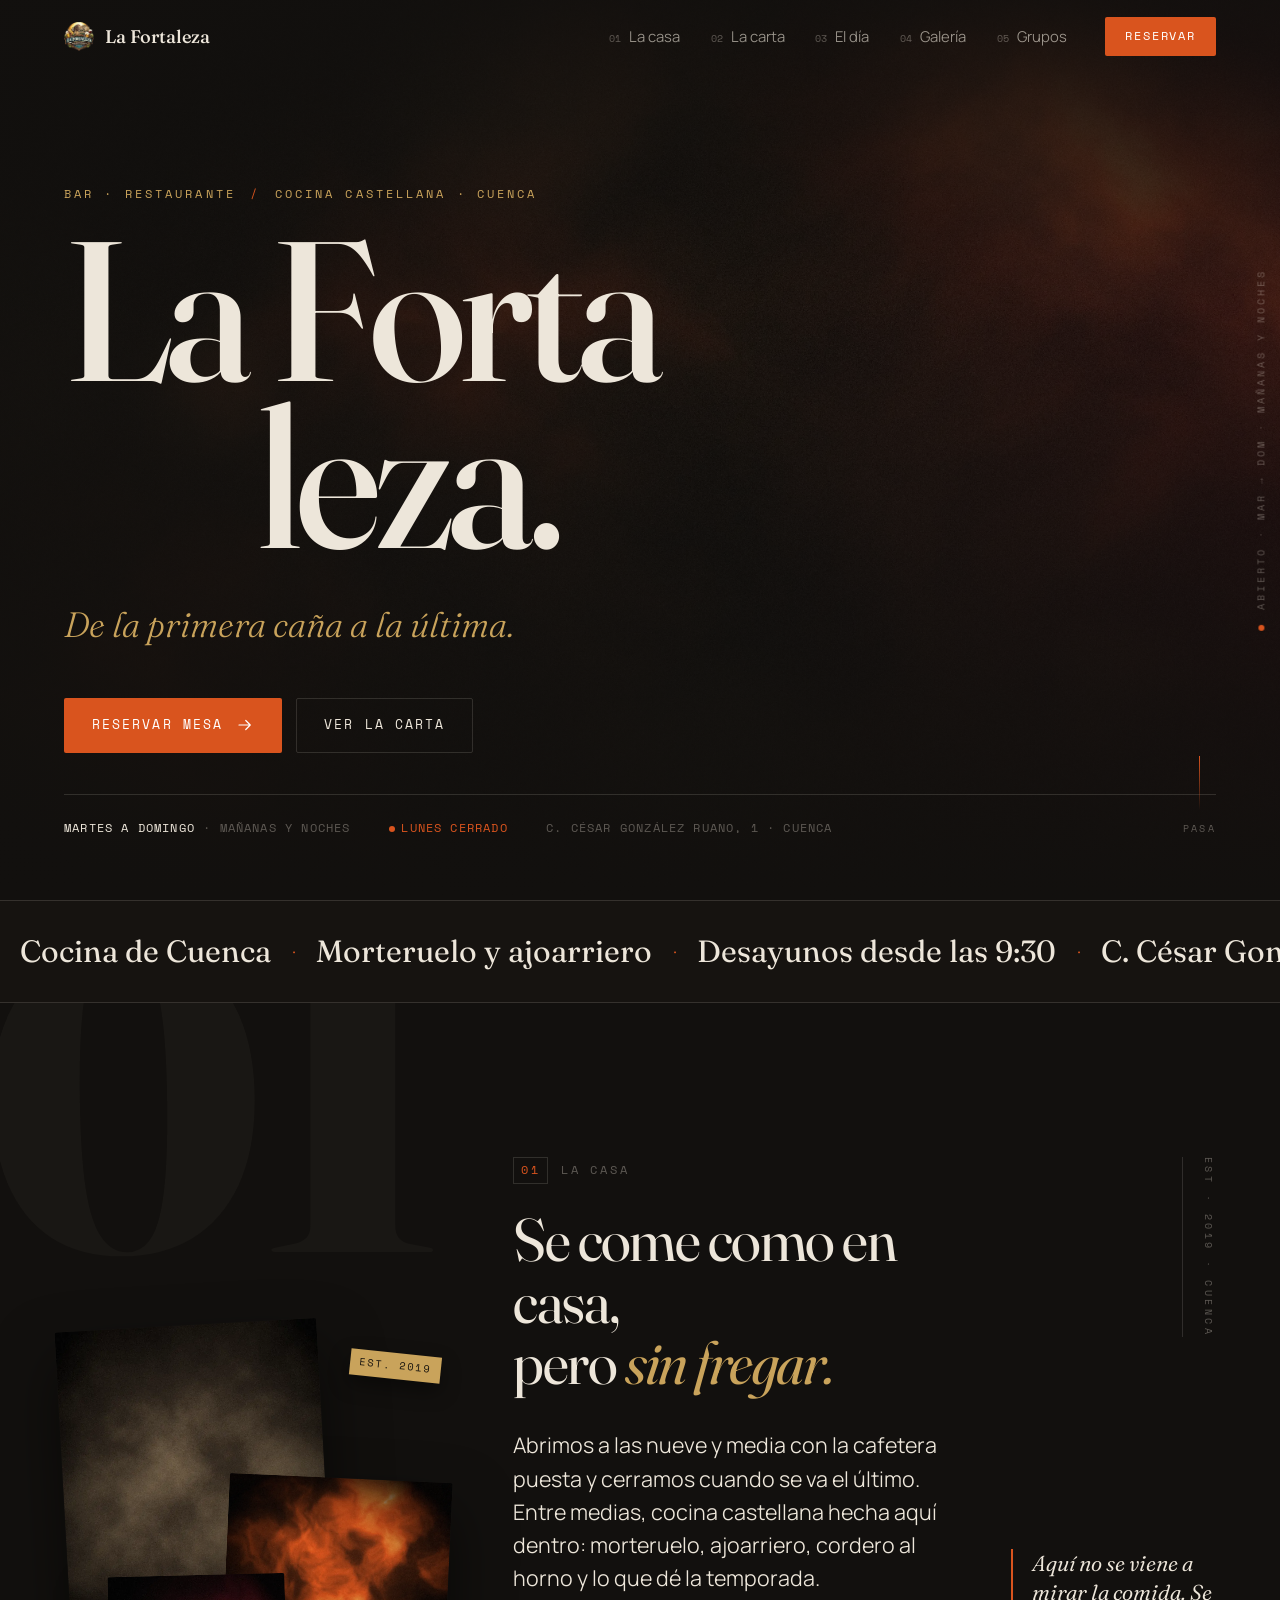
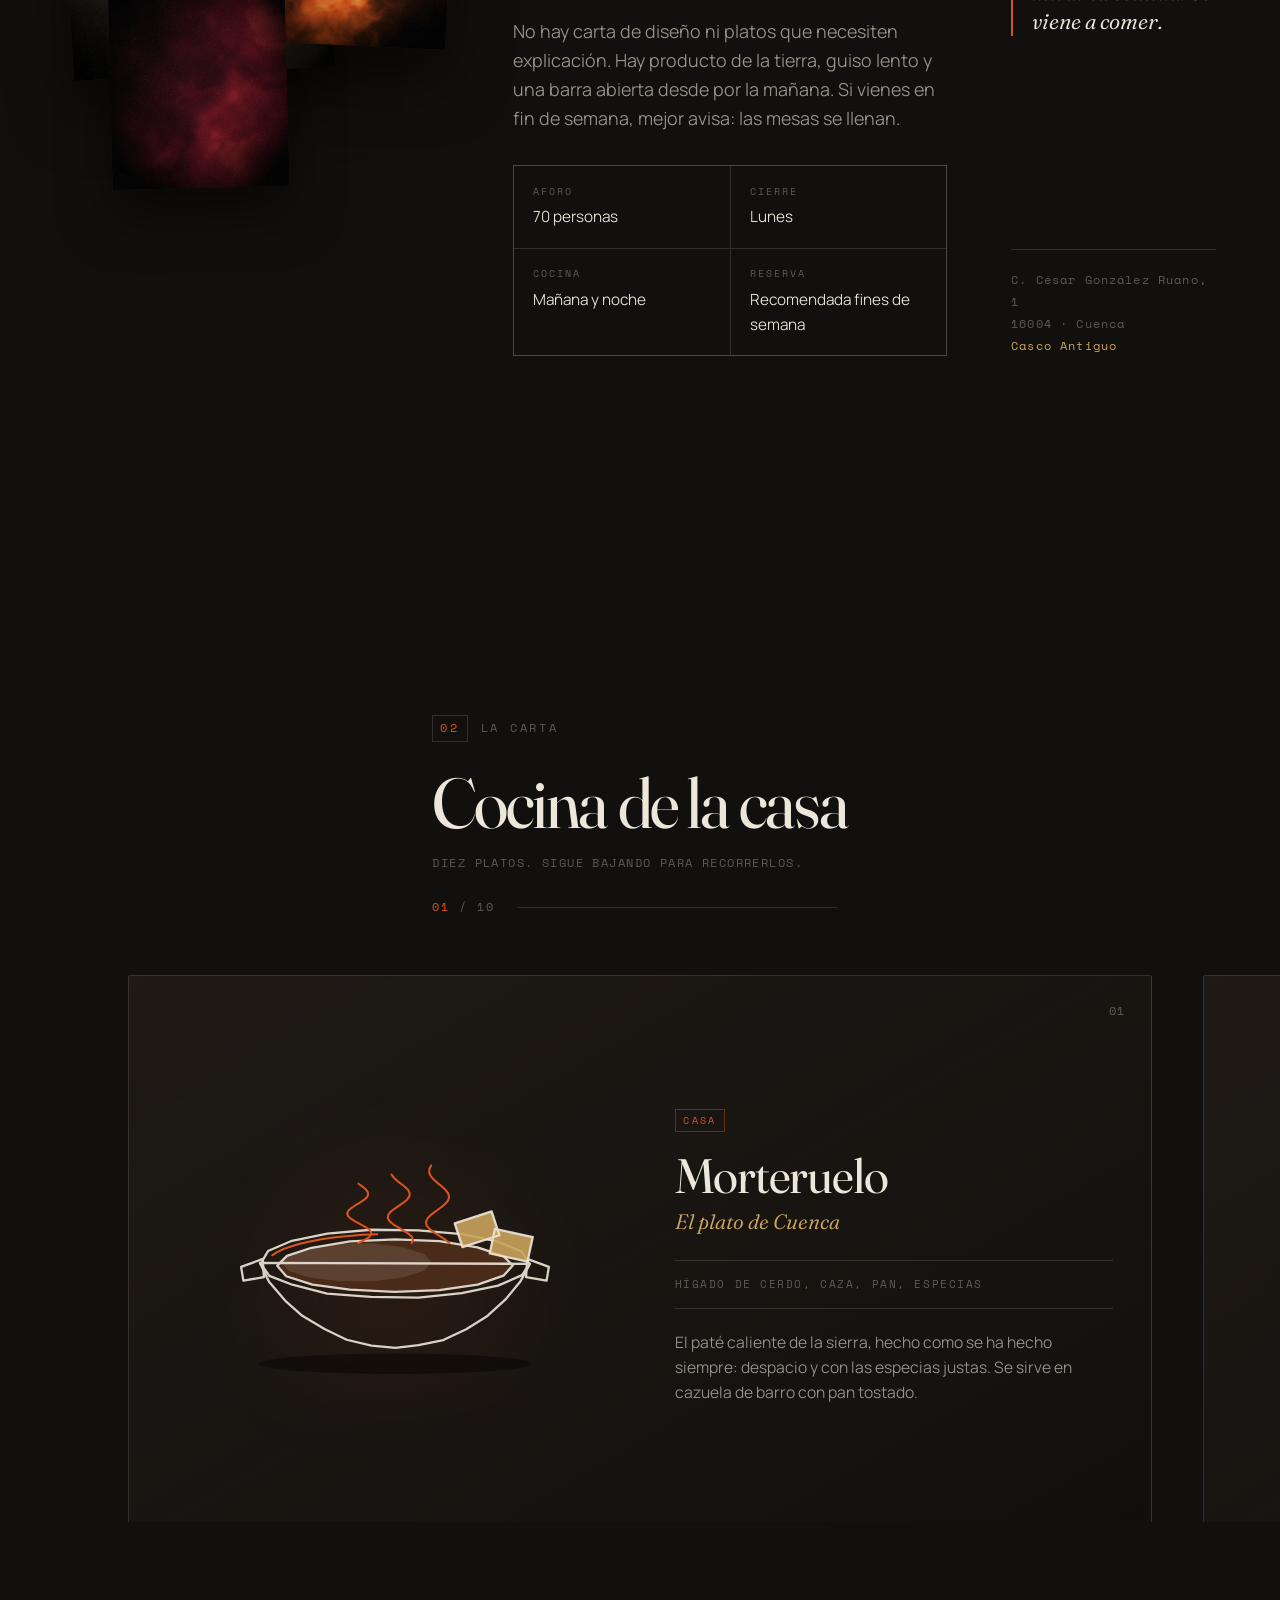
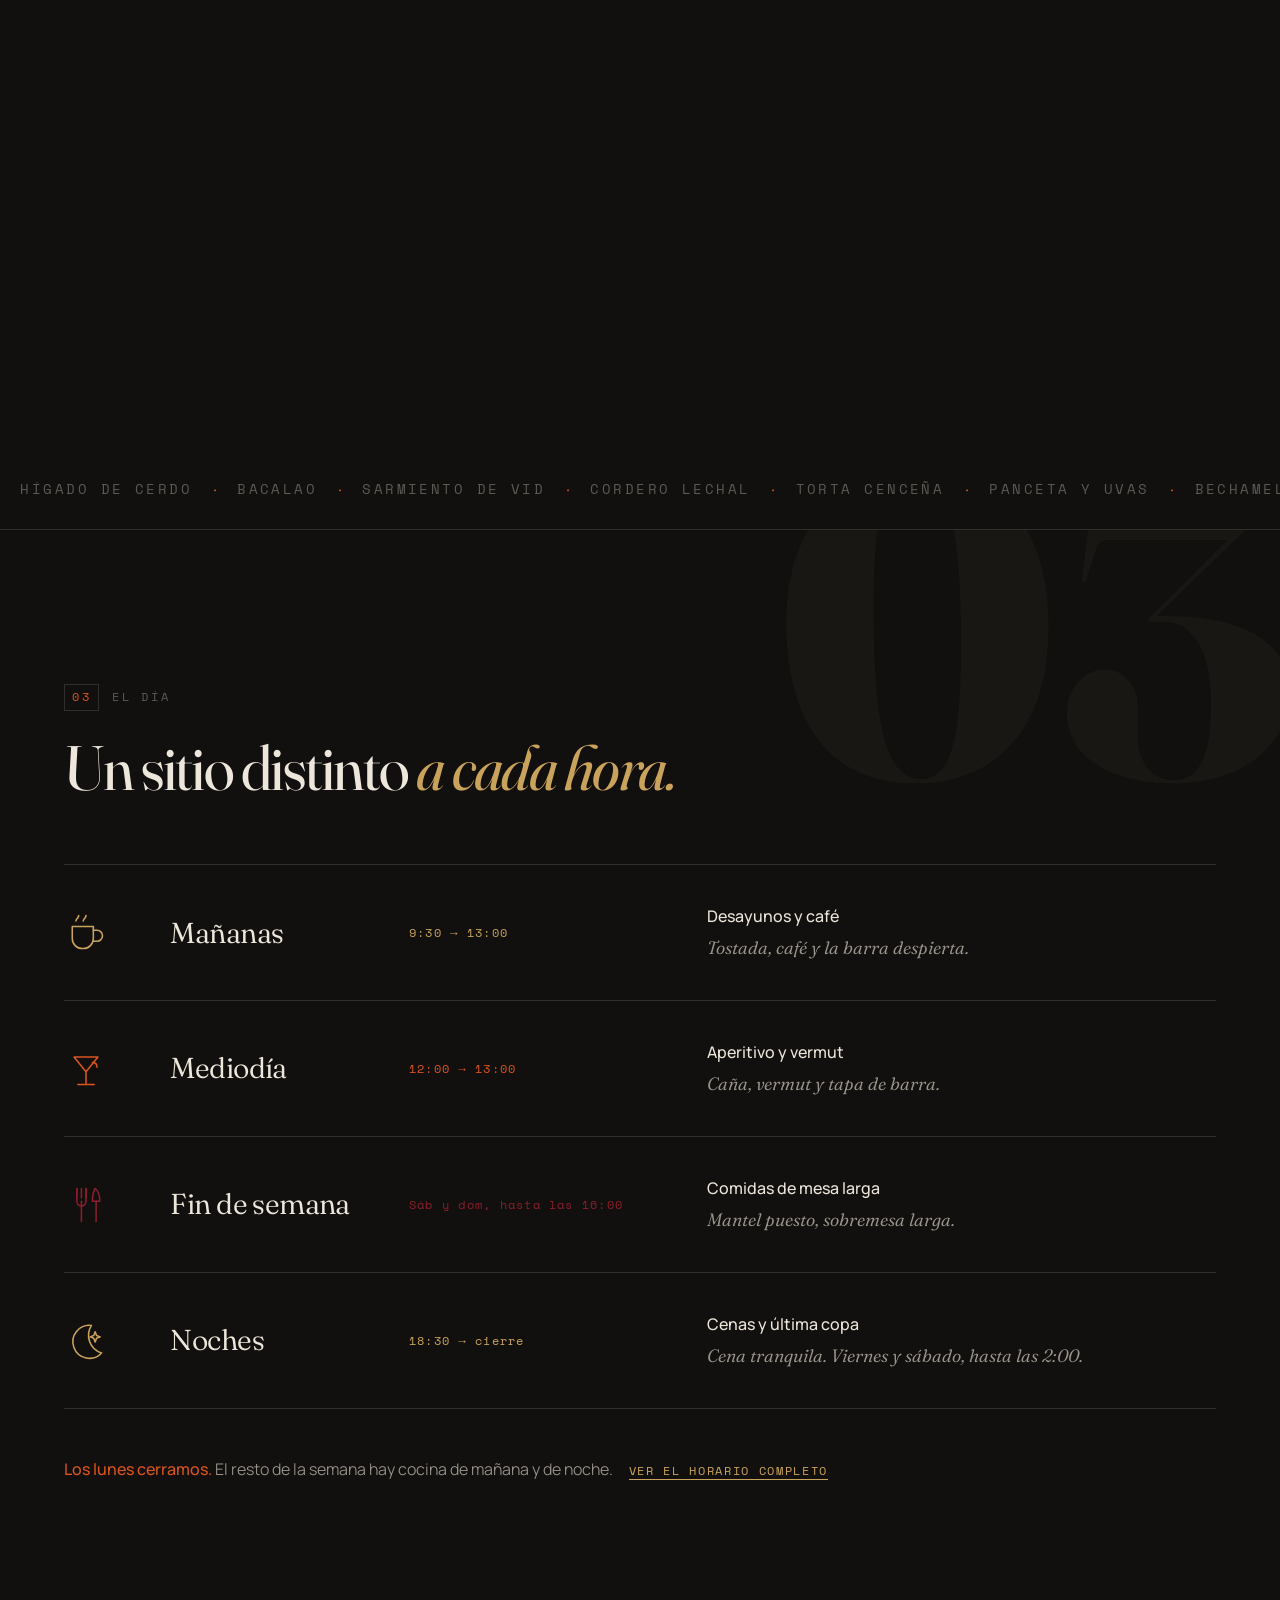
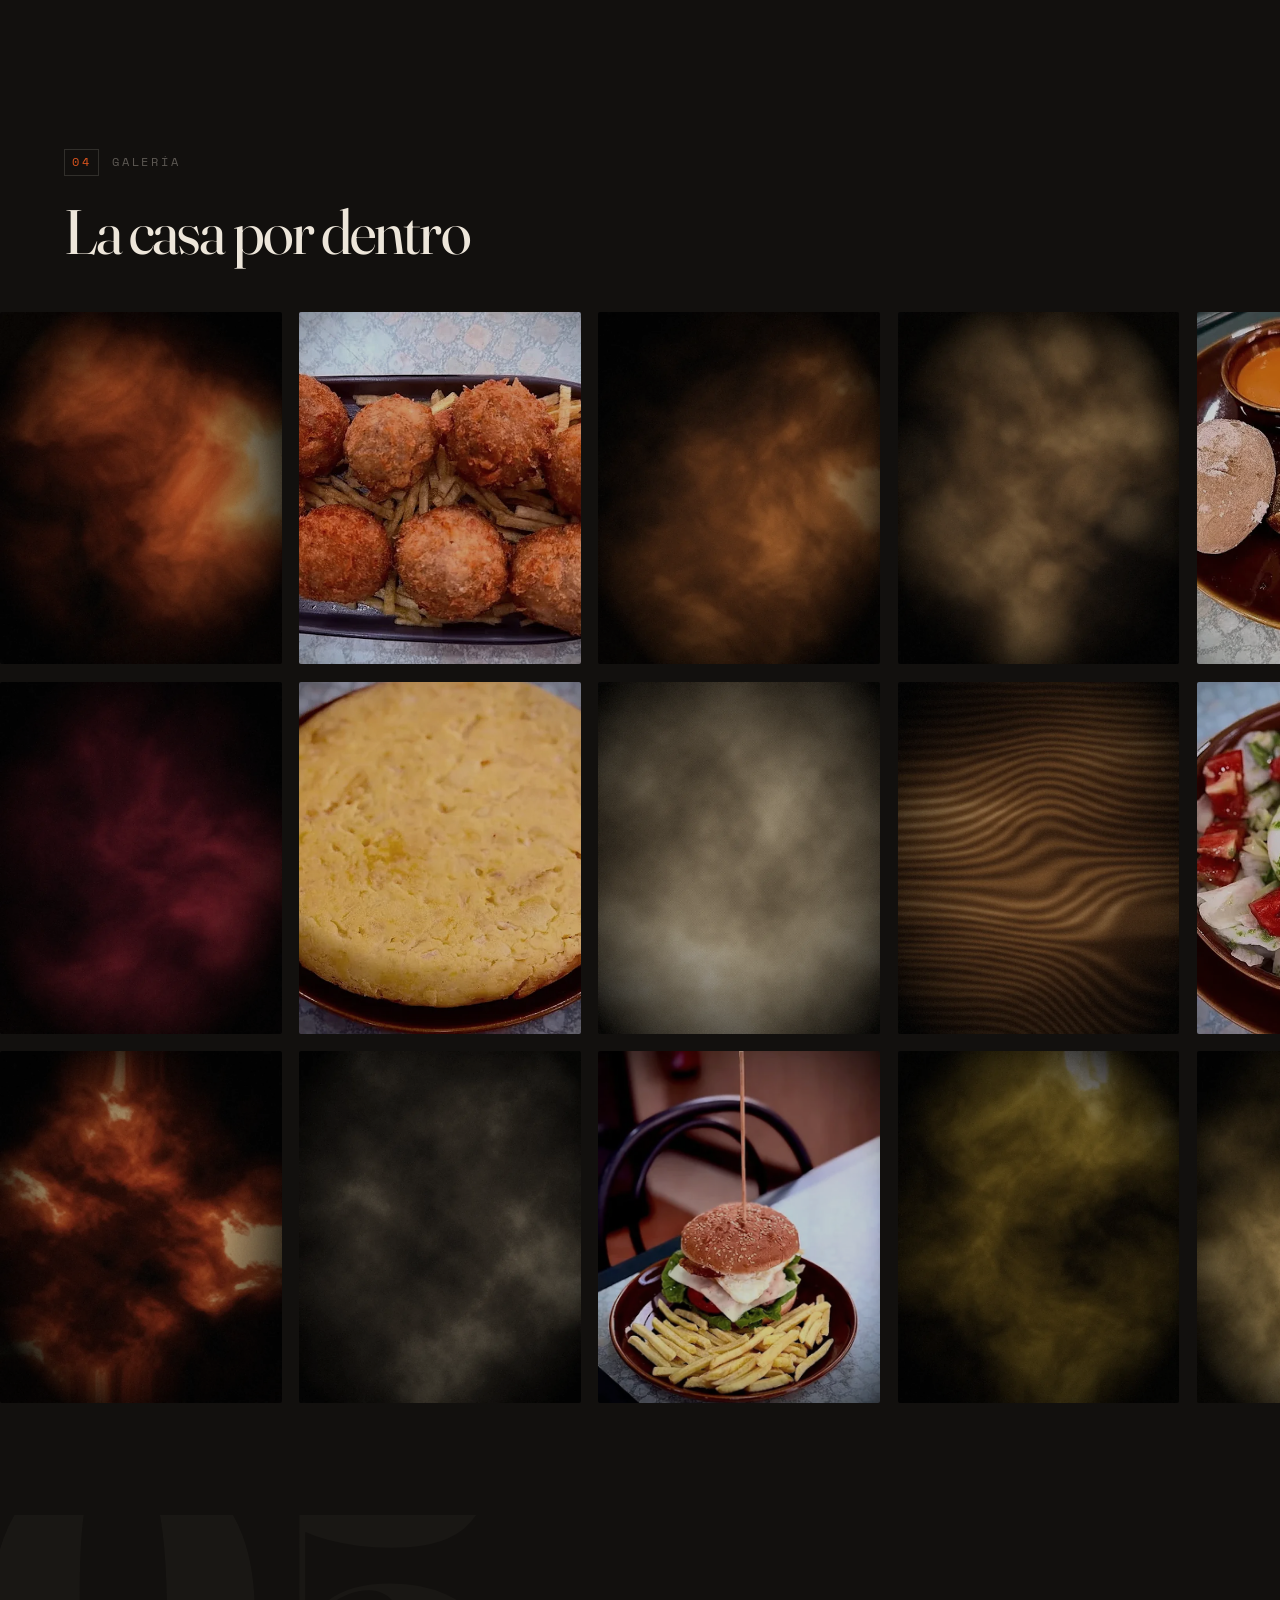
<file: la-fortaleza/index.html>
<!doctype html>
<html lang="es">
<head>
<meta charset="utf-8">
<meta name="viewport" content="width=device-width, initial-scale=1, viewport-fit=cover">
<title>La Fortaleza · Bar-Restaurante en Cuenca · Cocina castellana</title>
<meta name="description" content="Bar-restaurante de cocina castellana en el Casco Antiguo de Cuenca. Morteruelo, ajoarriero, zarajos y cordero al horno. Desayunos desde las 9:30 y cenas hasta tarde. Reserva por WhatsApp al 614 65 89 19. Cerramos los lunes.">
<meta name="theme-color" content="#12100E">
<link rel="canonical" href="https://lafortalezacuenca.es/">

<!-- Marca la pagina como "con JavaScript" antes de pintar nada. Todo lo que
     se oculta para animarse se oculta SOLO si esta clase existe: sin JS, la
     web se lee entera. -->
<script>document.documentElement.className += " js";</script>

<meta property="og:type" content="restaurant">
<meta property="og:locale" content="es_ES">
<meta property="og:site_name" content="La Fortaleza">
<meta property="og:title" content="La Fortaleza · Bar-Restaurante en Cuenca">
<meta property="og:description" content="Cocina castellana en el Casco Antiguo de Cuenca. De la primera caña a la última.">
<meta property="og:image" content="assets/img/hero.webp">

<link rel="icon" href="assets/img/logo-chico.webp?v=20260814" type="image/webp">
<link rel="apple-touch-icon" href="assets/img/logo-chico.webp?v=20260814">

<link rel="preload" as="font" type="font/woff2" href="assets/fonts/fraunces.woff2?v=20260814" crossorigin>
<link rel="preload" as="font" type="font/woff2" href="assets/fonts/manrope.woff2?v=20260814" crossorigin>
<link rel="stylesheet" href="styles.css?v=20260814">

<script type="application/ld+json">
{
  "@context": "https://schema.org",
  "@type": "Restaurant",
  "name": "La Fortaleza",
  "description": "Bar-restaurante de cocina castellana en el Casco Antiguo de Cuenca.",
  "servesCuisine": ["Castellana", "Española", "Cocina de Cuenca"],
  "image": "assets/img/hero.webp",
  "telephone": "+34614658919",
  "address": {
    "@type": "PostalAddress",
    "streetAddress": "C. César González Ruano, 1",
    "postalCode": "16004",
    "addressLocality": "Cuenca",
    "addressRegion": "Cuenca",
    "addressCountry": "ES"
  },
  "openingHoursSpecification": [
    { "@type": "OpeningHoursSpecification", "dayOfWeek": ["Tuesday","Wednesday","Thursday"], "opens": "09:30", "closes": "13:00" },
    { "@type": "OpeningHoursSpecification", "dayOfWeek": ["Tuesday","Wednesday","Thursday"], "opens": "18:30", "closes": "23:30" },
    { "@type": "OpeningHoursSpecification", "dayOfWeek": "Friday", "opens": "09:30", "closes": "13:00" },
    { "@type": "OpeningHoursSpecification", "dayOfWeek": "Friday", "opens": "18:30", "closes": "02:00" },
    { "@type": "OpeningHoursSpecification", "dayOfWeek": "Saturday", "opens": "09:30", "closes": "16:00" },
    { "@type": "OpeningHoursSpecification", "dayOfWeek": "Saturday", "opens": "19:00", "closes": "02:00" },
    { "@type": "OpeningHoursSpecification", "dayOfWeek": "Sunday", "opens": "09:30", "closes": "16:00" },
    { "@type": "OpeningHoursSpecification", "dayOfWeek": "Sunday", "opens": "19:00", "closes": "23:30" }
  ],
  "acceptsReservations": "https://wa.me/34614658919"
}
</script>
</head>

<body>

<!-- ══════════════════════════════════════════════════ 00 · SPLASH ═════════
     Doble red de seguridad: la animacion CSS lo aparta sola a los 4,5 s
     (clase .splash, animation: splash-out) y ademas main.js le pone
     .splash--off en cuanto termina de cargar. Si falla el JS, se va igual. -->
<div class="splash" id="splash" aria-hidden="true">
  <div class="splash__inner">
    <div class="splash__word">
      <span>L</span><span>a</span>
      <span class="splash__gap"></span>
      <span>F</span><span>o</span><span>r</span><span>t</span><span>a</span><span>l</span><span>e</span><span>z</span><span>a</span>
    </div>
    <div class="splash__bar"><i></i></div>
  </div>
</div>

<!-- Fondo calido que se desplaza muy lento, y el grano encima -->
<div class="bg" aria-hidden="true">
  <div class="bg__gradient"></div>
  <div class="bg__grain"></div>
</div>

<!-- Cursor propio. Se oculta solo en tactil, via @media (hover: none) -->
<div class="cursor" id="cursor" aria-hidden="true">
  <span class="cursor__ring"></span>
  <span class="cursor__label"></span>
</div>

<!-- Marca lateral fija -->
<aside class="sidebrand" aria-hidden="true">
  <span class="sidebrand__dot"></span>
  <span class="sidebrand__txt">Abierto · Mar → Dom · Mañanas y noches</span>
</aside>

<a class="skip" href="#casa">Saltar al contenido</a>

<!-- ═════════════════════════════════════════════════════ NAVEGACION ══════ -->
<nav class="nav" id="nav">
  <a class="nav__brand" href="#inicio" data-cursor="arriba">
    <img src="assets/img/logo-chico.webp?v=20260814" alt="" width="34" height="33" loading="eager" decoding="async">
    <span>La Fortaleza</span>
  </a>

  <button class="burger" id="burger" type="button" aria-label="Abrir el menú" aria-expanded="false" aria-controls="navmenu">
    <span></span><span></span>
  </button>

  <div class="nav__menu" id="navmenu">
    <ul class="nav__list">
      <li><a href="#casa"    data-cursor="leer"><i>01</i> La casa</a></li>
      <li><a href="#carta"   data-cursor="ver la carta"><i>02</i> La carta</a></li>
      <li><a href="#horas"   data-cursor="leer"><i>03</i> El día</a></li>
      <li><a href="#galeria" data-cursor="mirar"><i>04</i> Galería</a></li>
      <li><a href="#grupos"  data-cursor="grupos"><i>05</i> Grupos</a></li>
    </ul>
    <a class="nav__cta" href="#reserva" data-cursor="reservar">Reservar</a>
  </div>
</nav>

<main>

<!-- ═══════════════════════════════════════════════════ 01 · PORTADA ══════ -->
<header class="hero" id="inicio">
  <div class="hero__media">
    <img src="assets/img/hero.webp?v=20260814" alt="" width="1920" height="1200" fetchpriority="high" decoding="async">
    <div class="hero__veil"></div>
  </div>

  <div class="hero__inner">
    <p class="kicker reveal">Bar · Restaurante <b>/</b> Cocina castellana · Cuenca</p>

    <h1 class="hero__title">
      <span class="hero__line reveal" data-split="chars">La Forta</span>
      <span class="hero__line hero__line--off reveal" data-split="chars">leza.</span>
    </h1>

    <p class="hero__tag reveal">De la primera caña a la última.</p>

    <div class="hero__ctas reveal">
      <a class="btn btn--fill" href="#reserva" data-cursor="reservar">
        Reservar mesa
        <svg viewBox="0 0 24 24" aria-hidden="true"><path d="M4 12h15M13 6l6 6-6 6"/></svg>
      </a>
      <a class="btn btn--line" href="#carta" data-cursor="ver la carta">Ver la carta</a>
    </div>

    <!-- El horario, en portada y sin letra pequena: nadie debe presentarse un lunes -->
    <ul class="hero__meta reveal">
      <li><b>Martes a domingo</b> · mañanas y noches</li>
      <li class="is-closed">Lunes cerrado</li>
      <li>C. César González Ruano, 1 · Cuenca</li>
    </ul>
  </div>

  <a class="hero__scroll" href="#casa" data-cursor="leer" aria-label="Bajar">
    <span></span>
    <i>Pasa</i>
  </a>
</header>

<!-- ══════════════════════════════════════════════════════ MARQUESINA ═════ -->
<div class="marquee" aria-hidden="true">
  <div class="marquee__track">
    <div class="marquee__set">
      <span>Cocina de Cuenca</span><b>·</b>
      <span>Morteruelo y ajoarriero</span><b>·</b>
      <span>Desayunos desde las 9:30</span><b>·</b>
      <span>C. César González Ruano 1</span><b>·</b>
      <span>Viernes y sábado hasta las 2:00</span><b>·</b>
      <span>De la primera caña a la última</span><b>·</b>
    </div>
    <div class="marquee__set">
      <span>Cocina de Cuenca</span><b>·</b>
      <span>Morteruelo y ajoarriero</span><b>·</b>
      <span>Desayunos desde las 9:30</span><b>·</b>
      <span>C. César González Ruano 1</span><b>·</b>
      <span>Viernes y sábado hasta las 2:00</span><b>·</b>
      <span>De la primera caña a la última</span><b>·</b>
    </div>
  </div>
</div>

<!-- ═══════════════════════════════════════════════════ 01 · LA CASA ══════ -->
<section class="casa" id="casa">
  <span class="watermark" aria-hidden="true">01</span>

  <div class="casa__grid">

    <div class="casa__collage">
      <figure class="casa__ph casa__ph--a">
        <img src="assets/img/casa-1.webp?v=20260814" alt="El muro de piedra del comedor" width="702" height="936" loading="lazy" decoding="async">
      </figure>
      <figure class="casa__ph casa__ph--b">
        <img src="assets/img/casa-2.webp?v=20260814" alt="La brasa de la cocina" width="1000" height="750" loading="lazy" decoding="async">
      </figure>
      <figure class="casa__ph casa__ph--c">
        <img src="assets/img/casa-3.webp?v=20260814" alt="El vino de la casa" width="702" height="858" loading="lazy" decoding="async">
      </figure>
      <span class="casa__tape">EST. 2019</span>
    </div>

    <div class="casa__body">
      <p class="sec-label reveal"><i>01</i> La casa</p>

      <h2 class="casa__title reveal" data-split="words">
        Se come como en casa,<br>
        pero <em>sin fregar.</em>
      </h2>

      <p class="lead reveal">
        Abrimos a las nueve y media con la cafetera puesta y cerramos cuando se
        va el último. Entre medias, cocina castellana hecha aquí dentro:
        morteruelo, ajoarriero, cordero al horno y lo que dé la temporada.
      </p>

      <p class="body reveal">
        No hay carta de diseño ni platos que necesiten explicación. Hay producto
        de la tierra, guiso lento y una barra abierta desde por la mañana. Si
        vienes en fin de semana, mejor avisa: las mesas se llenan.
      </p>

      <dl class="facts reveal">
        <div><dt>Aforo</dt><dd>70 personas</dd></div>
        <div><dt>Cierre</dt><dd>Lunes</dd></div>
        <div><dt>Cocina</dt><dd>Mañana y noche</dd></div>
        <div><dt>Reserva</dt><dd>Recomendada fines de semana</dd></div>
      </dl>
    </div>

    <aside class="casa__aside">
      <p class="vlabel">Est · 2019 · Cuenca</p>
      <blockquote class="quote reveal">
        <p>Aquí no se viene a mirar la comida. Se viene a comer.</p>
      </blockquote>
      <p class="casa__addr">
        C. César González Ruano, 1<br>
        16004 · Cuenca<br>
        <span>Casco Antiguo</span>
      </p>
    </aside>

  </div>
</section>

<!-- ═══════════════════════════════════════════════════ 02 · LA CARTA ═════
     Sin JS esto es un carrusel horizontal normal, con barra de scroll: la
     carta se lee entera igual. Con JS y en pantalla grande, main.js fija la
     seccion y la desplaza con la rueda. -->
<section class="carta" id="carta">

  <!-- La cabecera va DENTRO del bloque que se fija: asi el contador 01/10 y
       la barra de progreso siguen a la vista mientras pasan los platos. -->
  <div class="carta__pin" id="cartaPin">

    <div class="carta__head">
      <p class="sec-label"><i>02</i> La carta</p>
      <h2 class="carta__title reveal" data-split="words">Cocina de la casa</h2>
      <p class="carta__hint">Diez platos. <span class="carta__hint-d">Sigue bajando</span><span class="carta__hint-m">Desliza con el dedo</span> para recorrerlos.</p>

      <div class="carta__prog" aria-hidden="true">
        <span class="carta__now" id="cartaNow">01</span>
        <span class="carta__sep">/</span>
        <span class="carta__tot">10</span>
        <span class="carta__bar"><i id="cartaBar"></i></span>
      </div>
    </div>

    <div class="carta__viewport" id="cartaViewport">
      <div class="carta__track" id="cartaTrack">

        <article class="dish" data-dish="morteruelo" style="--fill:#4a2a18;--accent:#D9541E">
          <div class="dish__art"><svg class="dish-art" viewBox="0 0 400 320" fill="none" xmlns="http://www.w3.org/2000/svg" role="img" aria-label="Morteruelo en cazuela de barro"><g class="art-shadow-g"><ellipse class="art-shadow" cx="200.0" cy="256.0" rx="120.0" ry="9.0"/></g><g class="art-fill"><path d="M303.3 169.7L295.2 178.7L272.5 186.5L239.0 191.4L199.6 192.9L160.3 191.0L127.6 186.6L104.6 179.2L96.7 169.9L105.2 161.3L126.8 154.2L160.3 148.5L200.3 146.8L239.2 148.3L272.4 153.8L294.9 161.3Z" fill="#4a2a18"/><path d="M232.0 167.0L225.5 174.4L207.2 180.3L180.7 183.6L151.3 183.6L124.8 180.3L106.5 174.4L100.0 167.0L106.5 159.6L124.8 153.7L151.3 150.4L180.7 150.4L207.2 153.7L225.5 159.6Z" fill="#ffffff" fill-opacity="0.10"/></g><g class="art-line" stroke="currentColor" stroke-width="2" stroke-linejoin="round" stroke-linecap="round"><path class="draw" pathLength="1" d="M318.4 168.3L309.8 184.1L297.0 199.5L281.1 214.0L262.5 225.7L242.4 235.2L220.6 239.7L200.5 242.0L179.4 240.0L157.6 234.9L138.2 225.5L118.7 213.9L103.6 200.5L89.5 184.1L81.4 167.4Z"/><path class="draw" pathLength="1" d="M317.9 168.1L311.5 178.2L290.4 187.4L258.6 194.0L220.7 198.0L178.9 197.3L140.4 194.4L109.9 186.6L89.8 178.9L82.2 168.2L88.6 157.1L109.6 148.1L140.6 141.7L178.9 138.4L220.4 138.9L259.0 142.2L290.4 148.9L310.8 157.4Z"/><path class="draw" pathLength="1" d="M303.3 169.7L295.2 178.7L272.5 186.5L239.0 191.4L199.6 192.9L160.3 191.0L127.6 186.6L104.6 179.2L96.7 169.9L105.2 161.3L126.8 154.2L160.3 148.5L200.3 146.8L239.2 148.3L272.4 153.8L294.9 161.3Z"/><path class="draw" pathLength="1" d="M84.0 164.0L65.0 171.0L67.0 183.0L85.0 180.0Z"/><path class="draw" pathLength="1" d="M316.0 164.0L335.0 171.0L333.0 183.0L315.0 180.0Z"/></g><g class="art-accent" stroke-width="1.8" stroke-linejoin="round" stroke-linecap="round"><path class="draw" pathLength="1" d="M92.3 160.8L96.6 158.0L102.2 155.3L109.2 152.8L117.3 150.5L126.5 148.4L136.7 146.5L147.8 145.0L159.5 143.8L171.8 142.8L184.4 142.3"/></g><g class="art-fill"><path d="M252.4 132.8L284.8 122.3L291.6 143.2L259.2 153.7Z" fill="#C9A35B" fill-opacity="0.90"/><path d="M287.7 137.7L320.9 144.8L316.3 166.3L283.1 159.2Z" fill="#C9A35B" fill-opacity="0.90"/></g><g class="art-line" stroke="currentColor" stroke-width="2" stroke-linejoin="round" stroke-linecap="round"><path class="draw" pathLength="1" d="M252.4 132.8L284.8 122.3L291.6 143.2L259.2 153.7Z"/><path class="draw" pathLength="1" d="M287.7 137.7L320.9 144.8L316.3 166.3L283.1 159.2Z"/></g><g class="art-accent" stroke-width="1.8" stroke-linejoin="round" stroke-linecap="round"><path class="draw" pathLength="1" d="M168.0 150.0L172.9 147.6L176.8 145.3L179.0 142.9L179.1 140.5L177.3 138.2L173.9 135.8L169.5 133.5L165.0 131.1L161.3 128.7L158.8 126.4L158.1 124.0L159.2 121.6L161.8 119.3L165.4 116.9L169.3 114.5L172.8 112.2L175.4 109.8L176.5 107.5L176.0 105.1L174.2 102.7L171.3 100.4L168.0 98.0"/><path class="draw" pathLength="1" d="M214.7 150.0L215.8 147.3L214.8 144.5L211.8 141.8L207.6 139.1L202.9 136.4L198.5 133.6L195.3 130.9L193.7 128.2L194.0 125.5L196.1 122.7L199.5 120.0L203.6 117.3L207.6 114.5L210.8 111.8L212.6 109.1L212.9 106.4L211.6 103.6L208.9 100.9L205.5 98.2L202.0 95.5L199.0 92.7L197.0 90.0"/><path class="draw" pathLength="1" d="M247.7 150.0L243.8 146.9L239.0 143.8L234.2 140.7L230.2 137.6L227.7 134.5L227.2 131.5L228.6 128.4L231.6 125.3L235.7 122.2L240.0 119.1L243.8 116.0L246.5 112.9L247.5 109.8L246.8 106.7L244.5 103.6L241.2 100.5L237.5 97.5L234.0 94.4L231.4 91.3L230.0 88.2L230.2 85.1L231.7 82.0"/></g></svg></div>
          <div class="dish__info">
            <p class="dish__serie">Casa</p>
            <h3 class="dish__name">Morteruelo</h3>
            <p class="dish__sub">El plato de Cuenca</p>
            <p class="dish__ings">Hígado de cerdo, caza, pan, especias</p>
            <p class="dish__txt">El paté caliente de la sierra, hecho como se ha hecho siempre: despacio y con las especias justas. Se sirve en cazuela de barro con pan tostado.</p>
          </div>
          <span class="dish__idx" aria-hidden="true">01</span>
        </article>

        <article class="dish" data-dish="ajoarriero" style="--fill:#E8DCC0;--accent:#C9A35B">
          <div class="dish__art"><svg class="dish-art" viewBox="0 0 400 320" fill="none" xmlns="http://www.w3.org/2000/svg" role="img" aria-label="Ajoarriero en cuenco"><g class="art-shadow-g"><ellipse class="art-shadow" cx="200.0" cy="256.0" rx="96.0" ry="9.0"/></g><g class="art-fill"><path d="M282.8 152.9L276.4 160.2L258.7 167.4L231.9 171.2L200.2 172.6L168.1 171.8L141.7 167.1L123.7 160.7L117.0 153.1L123.8 145.6L141.3 139.1L168.4 134.4L200.3 133.3L231.9 135.0L258.2 138.9L276.8 145.2Z" fill="#E8DCC0"/><path d="M224.0 151.0L219.0 157.1L205.2 161.9L185.1 164.6L162.9 164.6L142.8 161.9L129.0 157.1L124.0 151.0L129.0 144.9L142.8 140.1L162.9 137.4L185.1 137.4L205.2 140.1L219.0 144.9Z" fill="#ffffff" fill-opacity="0.13"/></g><g class="art-line" stroke="currentColor" stroke-width="2" stroke-linejoin="round" stroke-linecap="round"><path class="draw" pathLength="1" d="M296.2 149.6L292.5 167.2L286.1 184.2L277.2 198.9L264.9 212.4L251.2 222.9L234.6 231.4L217.4 236.4L200.0 237.9L182.6 236.3L164.8 231.9L149.2 223.1L134.9 212.7L123.4 198.9L113.2 183.2L107.4 166.8L104.1 149.8Z"/><path class="draw" pathLength="1" d="M296.5 149.6L289.6 159.5L273.2 166.3L248.2 172.3L217.1 175.3L183.9 175.4L152.1 173.0L126.7 167.2L110.0 158.4L104.5 150.1L109.6 140.7L126.9 133.4L152.5 127.8L183.9 124.5L216.9 124.5L247.7 128.0L273.3 133.6L290.8 141.3Z"/><path class="draw" pathLength="1" d="M282.8 152.9L276.4 160.2L258.7 167.4L231.9 171.2L200.2 172.6L168.1 171.8L141.7 167.1L123.7 160.7L117.0 153.1L123.8 145.6L141.3 139.1L168.4 134.4L200.3 133.3L231.9 135.0L258.2 138.9L276.8 145.2Z"/><path class="draw" pathLength="1" d="M229.7 235.0L227.9 236.6L224.5 238.0L219.7 239.3L213.8 240.2L207.1 240.8L200.0 241.0L192.9 240.8L186.2 240.2L180.3 239.3L175.5 238.0L172.1 236.6L170.3 235.0"/></g><g class="art-accent" stroke-width="1.8" stroke-linejoin="round" stroke-linecap="round"><path class="draw" pathLength="1" d="M113.5 142.9L116.9 140.6L121.2 138.5L126.4 136.5L132.4 134.6L139.1 132.9L146.5 131.4L154.5 130.1L163.0 129.0L171.9 128.1L181.1 127.5"/></g><g class="art-fill"><path d="M152.4 126.2L181.1 112.2L191.6 133.8L162.9 147.8Z" fill="#C9A35B" fill-opacity="0.92"/><path d="M217.1 109.3L247.1 120.2L238.9 142.7L208.9 131.8Z" fill="#C9A35B" fill-opacity="0.92"/></g><g class="art-line" stroke="currentColor" stroke-width="2" stroke-linejoin="round" stroke-linecap="round"><path class="draw" pathLength="1" d="M152.4 126.2L181.1 112.2L191.6 133.8L162.9 147.8Z"/><path class="draw" pathLength="1" d="M217.1 109.3L247.1 120.2L238.9 142.7L208.9 131.8Z"/></g><g class="art-accent" stroke-width="1.8" stroke-linejoin="round" stroke-linecap="round"><path class="draw" pathLength="1" d="M304.0 84.0L299.0 102.0L304.0 118.0L297.0 134.0"/><path class="draw" pathLength="1" d="M301.0 141.0L299.5 144.5L296.0 146.0L292.5 144.5L291.0 141.0L292.5 137.5L296.0 136.0L299.5 137.5Z"/></g></svg></div>
          <div class="dish__info">
            <p class="dish__serie">Casa</p>
            <h3 class="dish__name">Ajoarriero</h3>
            <p class="dish__sub">Bacalao de la casa</p>
            <p class="dish__ings">Bacalao, patata, ajo, aceite</p>
            <p class="dish__txt">Bacalao desmigado y trabajado a mano hasta que liga solo. Suave, blanco y con el ajo en su sitio. Va con picatostes.</p>
          </div>
          <span class="dish__idx" aria-hidden="true">02</span>
        </article>

        <article class="dish" data-dish="zarajos" style="--fill:#8A4B22;--accent:#D9541E">
          <div class="dish__art"><svg class="dish-art" viewBox="0 0 400 320" fill="none" xmlns="http://www.w3.org/2000/svg" role="img" aria-label="Zarajos en tabla"><g class="art-fill"><path d="M62.0 196.0L338.0 196.0L358.0 222.0L42.0 222.0Z" fill="#5A3418" fill-opacity="0.55"/></g><g class="art-line" stroke="currentColor" stroke-width="2" stroke-linejoin="round" stroke-linecap="round"><path class="draw" pathLength="1" d="M62.0 196.0L338.0 196.0L358.0 222.0L42.0 222.0Z"/><path class="draw" pathLength="1" d="M358.0 222.0L358.0 232.0L42.0 232.0L42.0 222.0"/><path class="draw" pathLength="1" d="M82.0 202.0L318.0 200.0" opacity=".38"/><path class="draw" pathLength="1" d="M82.0 209.0L318.0 207.0" opacity=".38"/><path class="draw" pathLength="1" d="M82.0 216.0L318.0 214.0" opacity=".38"/></g><g class="art-fill"><path d="M129.1 184.2L127.2 194.1L120.7 202.8L112.7 204.5L103.7 202.4L97.3 195.2L95.0 183.9L98.0 173.7L103.2 165.5L112.0 162.3L120.7 166.2L126.6 174.1Z" fill="#8A4B22" fill-opacity="0.95"/><path d="M146.3 175.4L143.0 187.3L137.2 193.7L129.6 197.4L119.9 193.9L113.9 186.1L111.2 176.0L114.0 165.3L120.0 157.2L128.3 155.6L137.9 157.9L143.1 164.9Z" fill="#8A4B22" fill-opacity="0.95"/><path d="M162.3 167.6L160.2 178.0L154.7 186.1L146.0 188.8L137.6 186.6L131.0 177.8L129.0 167.8L131.7 156.9L138.1 149.0L146.1 146.9L154.2 150.4L161.0 157.0Z" fill="#8A4B22" fill-opacity="0.95"/><path d="M179.3 159.3L177.9 170.9L171.4 178.1L163.0 180.6L155.1 178.9L148.2 169.7L145.8 160.5L148.0 148.9L154.0 142.2L163.2 138.7L171.7 142.2L178.5 150.0Z" fill="#8A4B22" fill-opacity="0.95"/><path d="M197.7 152.6L195.1 162.6L188.5 170.7L180.2 173.4L171.1 169.5L164.9 162.6L163.1 151.5L164.8 142.2L170.8 134.5L180.4 131.1L189.3 134.1L193.9 142.2Z" fill="#8A4B22" fill-opacity="0.95"/><path d="M233.5 191.4L230.0 201.7L224.9 210.7L215.6 212.4L207.3 210.7L201.7 203.1L199.7 192.4L201.8 180.7L206.7 174.4L216.2 170.7L223.9 173.5L230.5 181.5Z" fill="#8A4B22" fill-opacity="0.95"/><path d="M249.3 183.5L247.1 193.9L241.4 201.6L233.5 205.1L224.4 202.4L217.9 193.7L215.3 183.7L218.1 173.1L224.2 166.3L232.2 162.9L241.3 165.5L248.1 173.1Z" fill="#8A4B22" fill-opacity="0.95"/><path d="M267.8 175.8L264.1 187.3L258.7 194.9L249.7 197.5L240.8 193.8L235.7 186.5L233.5 175.8L235.9 164.8L241.7 157.3L249.5 155.6L258.4 158.3L264.4 165.9Z" fill="#8A4B22" fill-opacity="0.95"/><path d="M283.6 168.3L282.4 179.0L275.4 186.0L266.4 189.4L258.0 185.7L251.5 178.0L249.8 168.0L251.8 157.4L258.9 149.2L266.4 147.0L276.1 150.5L281.8 156.8Z" fill="#8A4B22" fill-opacity="0.95"/><path d="M301.6 160.0L298.5 170.6L293.0 179.0L284.0 181.0L275.2 178.3L269.3 170.2L266.9 160.7L268.9 149.1L275.2 142.4L283.7 139.5L293.2 142.4L299.2 149.0Z" fill="#8A4B22" fill-opacity="0.95"/><path d="M355.0 192.0L352.9 201.1L347.1 208.4L338.7 212.5L329.3 212.5L320.9 208.4L315.1 201.1L313.0 192.0L315.1 182.9L320.9 175.6L329.3 171.5L338.7 171.5L347.1 175.6L352.9 182.9Z" fill="#D9B44A" fill-opacity="0.92"/></g><g class="art-line" stroke="currentColor" stroke-width="2" stroke-linejoin="round" stroke-linecap="round"><path class="draw" pathLength="1" d="M88.0 196.0L204.0 140.0"/><path class="draw" pathLength="1" d="M129.1 184.2L127.2 194.1L120.7 202.8L112.7 204.5L103.7 202.4L97.3 195.2L95.0 183.9L98.0 173.7L103.2 165.5L112.0 162.3L120.7 166.2L126.6 174.1Z"/><path class="draw" pathLength="1" d="M146.3 175.4L143.0 187.3L137.2 193.7L129.6 197.4L119.9 193.9L113.9 186.1L111.2 176.0L114.0 165.3L120.0 157.2L128.3 155.6L137.9 157.9L143.1 164.9Z"/><path class="draw" pathLength="1" d="M162.3 167.6L160.2 178.0L154.7 186.1L146.0 188.8L137.6 186.6L131.0 177.8L129.0 167.8L131.7 156.9L138.1 149.0L146.1 146.9L154.2 150.4L161.0 157.0Z"/><path class="draw" pathLength="1" d="M179.3 159.3L177.9 170.9L171.4 178.1L163.0 180.6L155.1 178.9L148.2 169.7L145.8 160.5L148.0 148.9L154.0 142.2L163.2 138.7L171.7 142.2L178.5 150.0Z"/><path class="draw" pathLength="1" d="M197.7 152.6L195.1 162.6L188.5 170.7L180.2 173.4L171.1 169.5L164.9 162.6L163.1 151.5L164.8 142.2L170.8 134.5L180.4 131.1L189.3 134.1L193.9 142.2Z"/><path class="draw" pathLength="1" d="M192.0 204.0L308.0 148.0"/><path class="draw" pathLength="1" d="M233.5 191.4L230.0 201.7L224.9 210.7L215.6 212.4L207.3 210.7L201.7 203.1L199.7 192.4L201.8 180.7L206.7 174.4L216.2 170.7L223.9 173.5L230.5 181.5Z"/><path class="draw" pathLength="1" d="M249.3 183.5L247.1 193.9L241.4 201.6L233.5 205.1L224.4 202.4L217.9 193.7L215.3 183.7L218.1 173.1L224.2 166.3L232.2 162.9L241.3 165.5L248.1 173.1Z"/><path class="draw" pathLength="1" d="M267.8 175.8L264.1 187.3L258.7 194.9L249.7 197.5L240.8 193.8L235.7 186.5L233.5 175.8L235.9 164.8L241.7 157.3L249.5 155.6L258.4 158.3L264.4 165.9Z"/><path class="draw" pathLength="1" d="M283.6 168.3L282.4 179.0L275.4 186.0L266.4 189.4L258.0 185.7L251.5 178.0L249.8 168.0L251.8 157.4L258.9 149.2L266.4 147.0L276.1 150.5L281.8 156.8Z"/><path class="draw" pathLength="1" d="M301.6 160.0L298.5 170.6L293.0 179.0L284.0 181.0L275.2 178.3L269.3 170.2L266.9 160.7L268.9 149.1L275.2 142.4L283.7 139.5L293.2 142.4L299.2 149.0Z"/><path class="draw" pathLength="1" d="M355.0 192.0L352.9 201.1L347.1 208.4L338.7 212.5L329.3 212.5L320.9 208.4L315.1 201.1L313.0 192.0L315.1 182.9L320.9 175.6L329.3 171.5L338.7 171.5L347.1 175.6L352.9 182.9Z"/></g><g class="art-accent" stroke-width="1.8" stroke-linejoin="round" stroke-linecap="round"><path class="draw" pathLength="1" d="M334.0 192.0L334.0 173.0"/><path class="draw" pathLength="1" d="M334.0 192.0L347.4 178.6"/><path class="draw" pathLength="1" d="M334.0 192.0L353.0 192.0"/><path class="draw" pathLength="1" d="M334.0 192.0L347.4 205.4"/><path class="draw" pathLength="1" d="M334.0 192.0L334.0 211.0"/><path class="draw" pathLength="1" d="M154.3 130.0L158.0 127.9L160.1 125.8L160.4 123.7L158.8 121.6L155.7 119.5L151.7 117.5L147.5 115.4L143.9 113.3L141.5 111.2L140.8 109.1L141.6 107.0L144.0 104.9L147.3 102.8L151.0 100.7L154.3 98.6L156.8 96.5L157.9 94.5L157.6 92.4L155.9 90.3L153.3 88.2L150.2 86.1L147.2 84.0"/><path class="draw" pathLength="1" d="M262.9 130.0L261.2 127.9L257.9 125.8L253.6 123.7L249.2 121.6L245.5 119.5L243.0 117.5L242.2 115.4L243.2 113.3L245.7 111.2L249.3 109.1L253.2 107.0L256.7 104.9L259.3 102.8L260.4 100.7L260.1 98.6L258.3 96.5L255.4 94.5L252.1 92.4L248.9 90.3L246.4 88.2L245.0 86.1L244.9 84.0"/></g></svg></div>
          <div class="dish__info">
            <p class="dish__serie">Casa</p>
            <h3 class="dish__name">Zarajos</h3>
            <p class="dish__sub">Sarmiento y brasa</p>
            <p class="dish__ings">Tripa de cordero, sarmiento de vid, limón</p>
            <p class="dish__txt">Enrollados en sarmiento y pasados por la brasa hasta quedar crujientes por fuera. Con un golpe de limón. Plato de barra, de los de pedir otra ronda.</p>
          </div>
          <span class="dish__idx" aria-hidden="true">03</span>
        </article>

        <article class="dish" data-dish="cordero" style="--fill:#B3702A;--accent:#8C1D2C">
          <div class="dish__art"><svg class="dish-art" viewBox="0 0 400 320" fill="none" xmlns="http://www.w3.org/2000/svg" role="img" aria-label="Cordero al horno en plato hondo"><g class="art-shadow-g"><ellipse class="art-shadow" cx="200.0" cy="256.0" rx="132.0" ry="9.0"/></g><g class="art-fill"><path d="M294.3 185.1L288.4 192.6L271.7 199.1L247.3 204.2L216.2 207.0L184.0 206.2L152.7 203.8L127.5 199.4L111.8 192.6L106.5 184.9L111.4 177.1L127.8 171.2L153.1 165.5L183.6 162.9L216.4 163.0L246.7 166.1L272.3 171.0L288.1 177.6Z" fill="#B3702A"/><path d="M226.0 181.0L220.5 187.1L204.9 191.9L182.5 194.6L157.5 194.6L135.1 191.9L119.5 187.1L114.0 181.0L119.5 174.9L135.1 170.1L157.5 167.4L182.5 167.4L204.9 170.1L220.5 174.9Z" fill="#ffffff" fill-opacity="0.10"/></g><g class="art-line" stroke="currentColor" stroke-width="2" stroke-linejoin="round" stroke-linecap="round"><path class="draw" pathLength="1" d="M329.6 180.2L320.4 188.3L306.3 197.2L289.6 204.9L272.5 210.7L254.0 216.9L236.0 220.7L217.9 222.9L199.9 223.9L182.2 223.6L163.6 220.4L146.2 216.7L127.2 211.1L110.4 204.9L93.6 197.2L80.0 188.4L70.3 180.3Z"/><path class="draw" pathLength="1" d="M329.9 180.1L324.1 189.8L304.8 198.8L276.0 206.1L239.8 211.4L200.6 213.2L159.7 211.3L123.8 206.5L94.3 199.8L76.5 189.7L69.5 179.5L76.9 169.3L95.0 161.2L123.0 153.2L159.8 149.1L199.6 146.7L239.9 148.1L276.6 153.7L305.1 160.0L323.9 170.1Z"/><path class="draw" pathLength="1" d="M294.3 185.1L288.4 192.6L271.7 199.1L247.3 204.2L216.2 207.0L184.0 206.2L152.7 203.8L127.5 199.4L111.8 192.6L106.5 184.9L111.4 177.1L127.8 171.2L153.1 165.5L183.6 162.9L216.4 163.0L246.7 166.1L272.3 171.0L288.1 177.6Z"/></g><g class="art-accent" stroke-width="1.8" stroke-linejoin="round" stroke-linecap="round"><path class="draw" pathLength="1" d="M85.4 170.1L90.0 167.5L95.6 165.0L102.3 162.6L109.9 160.4L118.4 158.4L127.6 156.7L137.5 155.1L148.1 153.8L159.1 152.7L170.5 151.9"/></g><g class="art-fill"><path d="M166.7 192.2L164.3 196.1L156.2 199.9L145.6 201.8L135.2 199.7L127.9 196.7L124.8 191.8L127.8 187.9L135.0 184.5L146.5 183.0L156.9 183.9L164.7 187.7Z" fill="#D2A05A" fill-opacity="0.90"/><path d="M218.7 200.2L216.2 204.5L207.3 208.8L195.7 209.7L184.1 208.2L175.6 204.9L173.0 200.2L175.9 194.5L185.0 191.4L196.2 190.1L207.3 191.3L215.7 195.1Z" fill="#D2A05A" fill-opacity="0.90"/><path d="M270.4 191.5L266.7 195.9L260.1 200.1L250.5 200.4L239.9 200.2L233.1 196.8L229.7 191.7L232.3 187.3L239.9 184.7L250.2 182.8L259.6 184.3L267.8 187.6Z" fill="#D2A05A" fill-opacity="0.90"/><path d="M156.0 150.0L206.0 138.0L240.0 154.0L246.0 178.0L214.0 194.0L166.0 190.0L148.0 170.0Z" fill="#8A4A18" fill-opacity="0.97"/></g><g class="art-line" stroke="currentColor" stroke-width="2" stroke-linejoin="round" stroke-linecap="round"><path class="draw" pathLength="1" d="M166.7 192.2L164.3 196.1L156.2 199.9L145.6 201.8L135.2 199.7L127.9 196.7L124.8 191.8L127.8 187.9L135.0 184.5L146.5 183.0L156.9 183.9L164.7 187.7Z"/><path class="draw" pathLength="1" d="M218.7 200.2L216.2 204.5L207.3 208.8L195.7 209.7L184.1 208.2L175.6 204.9L173.0 200.2L175.9 194.5L185.0 191.4L196.2 190.1L207.3 191.3L215.7 195.1Z"/><path class="draw" pathLength="1" d="M270.4 191.5L266.7 195.9L260.1 200.1L250.5 200.4L239.9 200.2L233.1 196.8L229.7 191.7L232.3 187.3L239.9 184.7L250.2 182.8L259.6 184.3L267.8 187.6Z"/><path class="draw" pathLength="1" d="M156.0 150.0L206.0 138.0L240.0 154.0L246.0 178.0L214.0 194.0L166.0 190.0L148.0 170.0Z"/><path class="draw" pathLength="1" d="M240.0 152.0L274.0 132.0L282.0 139.0L248.0 160.0Z"/></g><g class="art-accent" stroke-width="1.8" stroke-linejoin="round" stroke-linecap="round"><path class="draw" pathLength="1" d="M286.0 135.0L283.7 139.9L278.0 142.0L272.3 139.9L270.0 135.0L272.3 130.1L278.0 128.0L283.7 130.1Z"/><path class="draw" pathLength="1" d="M174.0 162.0L200.0 156.0L224.0 164.0" opacity=".8"/><path class="draw" pathLength="1" d="M188.4 126.0L192.9 123.8L196.1 121.6L197.4 119.5L196.6 117.3L193.9 115.1L189.9 112.9L185.4 110.7L181.1 108.5L177.9 106.4L176.2 104.2L176.3 102.0L178.1 99.8L181.3 97.6L185.2 95.5L189.1 93.3L192.2 91.1L194.2 88.9L194.5 86.7L193.4 84.5L191.0 82.4L187.8 80.2L184.5 78.0"/><path class="draw" pathLength="1" d="M235.8 126.0L235.4 123.8L233.0 121.6L229.0 119.5L224.3 117.3L219.7 115.1L216.0 112.9L213.9 110.7L213.6 108.5L215.2 106.4L218.3 104.2L222.3 102.0L226.5 99.8L230.0 97.6L232.4 95.5L233.1 93.3L232.2 91.1L229.9 88.9L226.6 86.7L223.0 84.5L219.8 82.4L217.4 80.2L216.3 78.0"/></g></svg></div>
          <div class="dish__info">
            <p class="dish__serie">Casa</p>
            <h3 class="dish__name">Cordero al horno</h3>
            <p class="dish__sub">Al horno, sin prisa</p>
            <p class="dish__ings">Cordero lechal, ajo, vino blanco, patata panadera</p>
            <p class="dish__txt">Cordero lechal al horno con su patata debajo. Piel dorada, carne que se suelta sola. Se recomienda avisar al reservar.</p>
          </div>
          <span class="dish__idx" aria-hidden="true">04</span>
        </article>

        <article class="dish" data-dish="gazpacho-pastor" style="--fill:#6B4423;--accent:#D9541E">
          <div class="dish__art"><svg class="dish-art" viewBox="0 0 400 320" fill="none" xmlns="http://www.w3.org/2000/svg" role="img" aria-label="Gazpacho de pastor en sarten"><g class="art-shadow-g"><ellipse class="art-shadow" cx="178.0" cy="256.0" rx="106.0" ry="9.0"/></g><g class="art-fill"><path d="M269.8 164.5L263.3 172.3L242.9 178.8L213.4 183.5L178.1 184.5L143.0 183.1L112.8 178.9L93.5 171.9L86.1 163.7L93.4 155.7L113.0 149.3L143.0 144.5L178.1 142.5L213.7 144.7L243.1 148.9L263.0 156.1Z" fill="#6B4423"/></g><g class="art-line" stroke="currentColor" stroke-width="2" stroke-linejoin="round" stroke-linecap="round"><path class="draw" pathLength="1" d="M281.9 162.4L276.3 174.1L266.8 185.2L252.8 195.9L236.7 204.2L218.4 210.2L198.7 215.1L177.7 216.4L157.8 214.4L137.5 210.2L119.1 204.2L102.8 195.6L89.1 185.0L79.0 174.1L74.0 161.6Z"/><path class="draw" pathLength="1" d="M281.5 162.5L275.3 171.5L258.1 179.7L229.8 185.2L196.3 189.1L160.1 188.6L125.9 185.3L98.6 179.3L80.3 171.4L74.2 161.4L79.9 153.0L98.4 145.1L125.5 138.3L159.9 135.7L195.7 135.7L229.9 138.4L258.1 144.2L276.2 152.5Z"/><path class="draw" pathLength="1" d="M269.8 164.5L263.3 172.3L242.9 178.8L213.4 183.5L178.1 184.5L143.0 183.1L112.8 178.9L93.5 171.9L86.1 163.7L93.4 155.7L113.0 149.3L143.0 144.5L178.1 142.5L213.7 144.7L243.1 148.9L263.0 156.1Z"/><path class="draw" pathLength="1" d="M279.0 155.0L368.0 129.0L377.0 140.0L290.0 167.0Z"/><path class="draw" pathLength="1" d="M344.0 137.0L348.0 144.0"/></g><g class="art-accent" stroke-width="1.8" stroke-linejoin="round" stroke-linecap="round"><path class="draw" pathLength="1" d="M83.8 154.6L87.4 152.3L91.9 150.1L97.3 148.1L103.5 146.2L110.5 144.4L118.1 142.9L126.4 141.5L135.2 140.4L144.5 139.4L154.0 138.7"/></g><g class="art-fill"><path d="M109.3 150.3L154.9 134.9L164.4 156.2L118.8 171.7Z" fill="#C4A87A" fill-opacity="0.93"/><path d="M160.6 132.6L208.7 135.3L209.5 158.7L161.4 156.0Z" fill="#C4A87A" fill-opacity="0.93"/><path d="M194.1 150.7L241.4 141.7L247.8 164.1L200.5 173.1Z" fill="#C4A87A" fill-opacity="0.93"/></g><g class="art-line" stroke="currentColor" stroke-width="2" stroke-linejoin="round" stroke-linecap="round"><path class="draw" pathLength="1" d="M109.3 150.3L154.9 134.9L164.4 156.2L118.8 171.7Z"/><path class="draw" pathLength="1" d="M160.6 132.6L208.7 135.3L209.5 158.7L161.4 156.0Z"/><path class="draw" pathLength="1" d="M194.1 150.7L241.4 141.7L247.8 164.1L200.5 173.1Z"/></g><g class="art-accent" stroke-width="1.8" stroke-linejoin="round" stroke-linecap="round"><path class="draw" pathLength="1" d="M152.0 138.0L176.0 126.0L198.0 122.0"/><path class="draw" pathLength="1" d="M163.5 134.0L158.5 126.0"/><path class="draw" pathLength="1" d="M163.5 134.0L169.5 127.0"/><path class="draw" pathLength="1" d="M175.0 130.0L170.0 122.0"/><path class="draw" pathLength="1" d="M175.0 130.0L181.0 123.0"/><path class="draw" pathLength="1" d="M186.5 126.0L181.5 118.0"/><path class="draw" pathLength="1" d="M186.5 126.0L192.5 119.0"/><path class="draw" pathLength="1" d="M132.0 134.0L136.9 131.7L140.8 129.5L143.0 127.2L143.1 124.9L141.3 122.6L137.9 120.4L133.5 118.1L129.0 115.8L125.3 113.5L122.8 111.3L122.1 109.0L123.2 106.7L125.8 104.5L129.4 102.2L133.3 99.9L136.8 97.6L139.4 95.4L140.5 93.1L140.0 90.8L138.2 88.5L135.3 86.3L132.0 84.0"/><path class="draw" pathLength="1" d="M226.0 134.0L224.6 131.7L221.3 129.5L216.9 127.2L212.1 124.9L207.8 122.6L204.7 120.4L203.4 118.1L204.0 115.8L206.4 113.5L210.1 111.3L214.3 109.0L218.3 106.7L221.4 104.5L223.0 102.2L223.0 99.9L221.4 97.6L218.5 95.4L215.0 93.1L211.4 90.8L208.5 88.5L206.6 86.3L206.2 84.0"/></g></svg></div>
          <div class="dish__info">
            <p class="dish__serie">Temporada</p>
            <h3 class="dish__name">Gazpacho de pastor</h3>
            <p class="dish__sub">Guiso de monte</p>
            <p class="dish__ings">Torta cenceña, caza, tomillo, ajo</p>
            <p class="dish__txt">Los galianos de toda la vida: torta cenceña cocida en el caldo de la caza, con tomillo. Plato de invierno y de cuchara larga.</p>
          </div>
          <span class="dish__idx" aria-hidden="true">05</span>
        </article>

        <article class="dish" data-dish="migas" style="--fill:#C08A3E;--accent:#C9A35B">
          <div class="dish__art"><svg class="dish-art" viewBox="0 0 400 320" fill="none" xmlns="http://www.w3.org/2000/svg" role="img" aria-label="Migas de pastor en sarten"><g class="art-shadow-g"><ellipse class="art-shadow" cx="214.0" cy="256.0" rx="100.0" ry="9.0"/></g><g class="art-fill"><path d="M306.3 163.9L298.6 171.9L278.7 178.5L249.4 183.6L213.7 185.2L178.8 183.0L148.5 179.1L129.4 172.4L122.1 163.6L129.2 155.5L149.2 148.7L179.3 144.6L213.7 142.6L249.0 144.8L278.8 148.7L299.2 155.6Z" fill="#C08A3E"/></g><g class="art-line" stroke="currentColor" stroke-width="2" stroke-linejoin="round" stroke-linecap="round"><path class="draw" pathLength="1" d="M317.8 161.9L312.2 173.6L302.8 185.3L289.4 195.7L272.3 204.6L254.2 210.6L234.3 214.5L214.4 216.6L193.3 215.1L174.1 211.0L155.1 204.7L138.9 195.6L124.7 185.4L114.9 173.8L110.4 161.8Z"/><path class="draw" pathLength="1" d="M317.5 161.9L311.4 171.2L293.4 179.8L266.1 185.7L232.6 188.6L195.9 188.1L162.3 184.9L134.2 179.0L116.5 171.2L110.0 162.0L116.7 153.3L134.2 145.1L162.3 138.9L196.5 135.1L231.8 135.4L265.8 138.4L293.3 145.2L312.3 153.2Z"/><path class="draw" pathLength="1" d="M306.3 163.9L298.6 171.9L278.7 178.5L249.4 183.6L213.7 185.2L178.8 183.0L148.5 179.1L129.4 172.4L122.1 163.6L129.2 155.5L149.2 148.7L179.3 144.6L213.7 142.6L249.0 144.8L278.8 148.7L299.2 155.6Z"/><path class="draw" pathLength="1" d="M113.0 155.0L24.0 129.0L15.0 140.0L102.0 167.0Z"/><path class="draw" pathLength="1" d="M48.0 137.0L44.0 144.0"/></g><g class="art-accent" stroke-width="1.8" stroke-linejoin="round" stroke-linecap="round"><path class="draw" pathLength="1" d="M119.8 154.6L123.4 152.3L127.9 150.1L133.3 148.1L139.5 146.2L146.5 144.4L154.1 142.9L162.4 141.5L171.2 140.4L180.5 139.4L190.0 138.7"/></g><g class="art-fill"><path d="M243.1 170.1L241.3 175.4L237.0 174.5L232.8 172.1L235.7 167.8L241.7 167.5Z" fill="#E0B269" fill-opacity="0.92"/><path d="M258.8 169.5L254.3 176.2L247.2 175.3L243.9 171.0L246.4 164.8L256.2 165.3Z" fill="#E0B269" fill-opacity="0.92"/><path d="M282.1 159.3L277.0 163.4L268.8 163.8L266.0 158.2L269.4 154.4L278.1 154.4Z" fill="#E0B269" fill-opacity="0.92"/><path d="M250.8 172.4L246.9 178.5L237.8 178.4L234.0 172.3L238.8 166.6L246.5 167.0Z" fill="#E0B269" fill-opacity="0.92"/><path d="M220.5 151.8L215.8 157.2L205.8 157.5L201.5 150.6L206.3 145.9L216.3 145.0Z" fill="#E0B269" fill-opacity="0.92"/><path d="M273.8 151.3L270.5 154.9L261.9 156.1L259.3 152.1L263.0 147.1L270.4 146.6Z" fill="#E0B269" fill-opacity="0.92"/><path d="M185.4 157.8L182.7 160.2L177.7 161.6L174.5 157.1L177.9 152.9L184.0 154.2Z" fill="#E0B269" fill-opacity="0.92"/><path d="M173.5 153.8L170.3 157.9L162.4 156.0L159.5 154.0L164.3 148.9L168.9 148.3Z" fill="#E0B269" fill-opacity="0.92"/><path d="M180.6 152.7L176.3 159.2L167.7 159.1L162.1 152.5L167.9 148.0L177.6 146.7Z" fill="#E0B269" fill-opacity="0.92"/><path d="M173.1 149.9L172.2 152.8L164.6 153.7L162.4 151.2L164.4 147.8L170.8 147.9Z" fill="#E0B269" fill-opacity="0.92"/><path d="M254.4 180.7L251.3 185.1L244.8 183.0L243.7 180.0L246.3 175.9L252.5 176.3Z" fill="#E0B269" fill-opacity="0.92"/><path d="M153.8 156.3L149.0 161.6L139.5 162.0L134.8 155.6L139.5 149.8L148.1 150.1Z" fill="#E0B269" fill-opacity="0.92"/><path d="M206.6 157.3L203.7 160.1L198.2 161.4L193.5 156.8L197.3 153.6L203.9 153.7Z" fill="#E0B269" fill-opacity="0.92"/><path d="M227.9 168.6L223.5 175.4L214.9 173.6L209.2 168.7L215.4 163.7L223.5 162.3Z" fill="#E0B269" fill-opacity="0.92"/><path d="M251.1 170.4L249.1 175.3L242.5 175.2L239.9 170.7L241.0 166.4L248.2 168.0Z" fill="#E0B269" fill-opacity="0.92"/><path d="M289.0 160.8L284.3 164.3L277.9 163.3L275.4 159.0L276.9 156.5L285.0 156.3Z" fill="#E0B269" fill-opacity="0.92"/><path d="M254.8 159.9L251.7 162.0L246.5 162.7L243.3 157.9L246.6 154.2L253.4 155.8Z" fill="#E0B269" fill-opacity="0.92"/><path d="M143.8 164.1L139.1 169.7L132.8 168.5L128.8 166.0L131.6 160.3L139.7 161.2Z" fill="#E0B269" fill-opacity="0.92"/><path d="M223.4 148.3L219.4 151.1L214.8 151.7L211.3 148.4L214.6 145.2L221.4 145.1Z" fill="#E0B269" fill-opacity="0.92"/><path d="M244.7 177.1L239.9 182.6L235.1 183.0L230.1 177.5L234.2 173.3L241.4 173.5Z" fill="#E0B269" fill-opacity="0.92"/><path d="M194.8 151.6L192.9 154.0L186.9 153.3L183.5 151.5L187.2 147.5L191.6 147.9Z" fill="#E0B269" fill-opacity="0.92"/><path d="M150.0 163.9L144.5 168.9L136.1 168.2L131.5 163.8L136.4 159.3L144.4 158.1Z" fill="#E0B269" fill-opacity="0.92"/><path d="M231.0 155.0L225.5 161.1L219.0 159.7L214.8 155.7L217.9 152.2L227.1 150.5Z" fill="#E0B269" fill-opacity="0.92"/><path d="M219.1 149.4L214.4 154.0L205.2 154.1L202.1 148.1L206.3 142.8L213.9 145.1Z" fill="#E0B269" fill-opacity="0.92"/><path d="M205.2 149.8L202.7 153.9L197.2 153.5L194.3 148.7L196.8 143.7L203.1 144.2Z" fill="#E0B269" fill-opacity="0.92"/><path d="M242.1 172.6L238.3 175.9L232.9 175.8L227.7 173.3L232.2 168.6L239.8 168.7Z" fill="#E0B269" fill-opacity="0.92"/><path d="M284.4 155.3L282.2 161.4L275.4 160.6L270.3 155.9L274.5 151.5L281.9 151.3Z" fill="#E0B269" fill-opacity="0.92"/><path d="M258.7 152.6L254.5 157.0L247.8 157.1L243.2 152.4L246.5 146.6L255.7 148.0Z" fill="#E0B269" fill-opacity="0.92"/><path d="M201.1 152.5L197.2 158.0L188.5 157.9L183.2 152.5L189.2 147.2L196.0 147.4Z" fill="#E0B269" fill-opacity="0.92"/><path d="M202.1 170.6L200.4 173.7L194.3 174.8L190.4 171.0L193.8 166.2L198.5 167.6Z" fill="#E0B269" fill-opacity="0.92"/><path d="M330.0 198.0L327.7 205.1L321.7 209.4L314.3 209.4L308.3 205.1L306.0 198.0L308.3 190.9L314.3 186.6L321.7 186.6L327.7 190.9Z" fill="#6B2540" fill-opacity="0.92"/><path d="M352.0 188.0L349.7 195.1L343.7 199.4L336.3 199.4L330.3 195.1L328.0 188.0L330.3 180.9L336.3 176.6L343.7 176.6L349.7 180.9Z" fill="#6B2540" fill-opacity="0.92"/><path d="M344.0 210.0L341.7 217.1L335.7 221.4L328.3 221.4L322.3 217.1L320.0 210.0L322.3 202.9L328.3 198.6L335.7 198.6L341.7 202.9Z" fill="#6B2540" fill-opacity="0.92"/><path d="M366.0 202.0L363.7 209.1L357.7 213.4L350.3 213.4L344.3 209.1L342.0 202.0L344.3 194.9L350.3 190.6L357.7 190.6L363.7 194.9Z" fill="#6B2540" fill-opacity="0.92"/></g><g class="art-line" stroke="currentColor" stroke-width="2" stroke-linejoin="round" stroke-linecap="round"><path class="draw" pathLength="1" d="M243.1 170.1L241.3 175.4L237.0 174.5L232.8 172.1L235.7 167.8L241.7 167.5Z"/><path class="draw" pathLength="1" d="M258.8 169.5L254.3 176.2L247.2 175.3L243.9 171.0L246.4 164.8L256.2 165.3Z"/><path class="draw" pathLength="1" d="M282.1 159.3L277.0 163.4L268.8 163.8L266.0 158.2L269.4 154.4L278.1 154.4Z"/><path class="draw" pathLength="1" d="M250.8 172.4L246.9 178.5L237.8 178.4L234.0 172.3L238.8 166.6L246.5 167.0Z"/><path class="draw" pathLength="1" d="M220.5 151.8L215.8 157.2L205.8 157.5L201.5 150.6L206.3 145.9L216.3 145.0Z"/><path class="draw" pathLength="1" d="M273.8 151.3L270.5 154.9L261.9 156.1L259.3 152.1L263.0 147.1L270.4 146.6Z"/><path class="draw" pathLength="1" d="M185.4 157.8L182.7 160.2L177.7 161.6L174.5 157.1L177.9 152.9L184.0 154.2Z"/><path class="draw" pathLength="1" d="M173.5 153.8L170.3 157.9L162.4 156.0L159.5 154.0L164.3 148.9L168.9 148.3Z"/><path class="draw" pathLength="1" d="M180.6 152.7L176.3 159.2L167.7 159.1L162.1 152.5L167.9 148.0L177.6 146.7Z"/><path class="draw" pathLength="1" d="M173.1 149.9L172.2 152.8L164.6 153.7L162.4 151.2L164.4 147.8L170.8 147.9Z"/><path class="draw" pathLength="1" d="M254.4 180.7L251.3 185.1L244.8 183.0L243.7 180.0L246.3 175.9L252.5 176.3Z"/><path class="draw" pathLength="1" d="M153.8 156.3L149.0 161.6L139.5 162.0L134.8 155.6L139.5 149.8L148.1 150.1Z"/><path class="draw" pathLength="1" d="M206.6 157.3L203.7 160.1L198.2 161.4L193.5 156.8L197.3 153.6L203.9 153.7Z"/><path class="draw" pathLength="1" d="M227.9 168.6L223.5 175.4L214.9 173.6L209.2 168.7L215.4 163.7L223.5 162.3Z"/><path class="draw" pathLength="1" d="M251.1 170.4L249.1 175.3L242.5 175.2L239.9 170.7L241.0 166.4L248.2 168.0Z"/><path class="draw" pathLength="1" d="M289.0 160.8L284.3 164.3L277.9 163.3L275.4 159.0L276.9 156.5L285.0 156.3Z"/><path class="draw" pathLength="1" d="M254.8 159.9L251.7 162.0L246.5 162.7L243.3 157.9L246.6 154.2L253.4 155.8Z"/><path class="draw" pathLength="1" d="M143.8 164.1L139.1 169.7L132.8 168.5L128.8 166.0L131.6 160.3L139.7 161.2Z"/><path class="draw" pathLength="1" d="M223.4 148.3L219.4 151.1L214.8 151.7L211.3 148.4L214.6 145.2L221.4 145.1Z"/><path class="draw" pathLength="1" d="M244.7 177.1L239.9 182.6L235.1 183.0L230.1 177.5L234.2 173.3L241.4 173.5Z"/><path class="draw" pathLength="1" d="M194.8 151.6L192.9 154.0L186.9 153.3L183.5 151.5L187.2 147.5L191.6 147.9Z"/><path class="draw" pathLength="1" d="M150.0 163.9L144.5 168.9L136.1 168.2L131.5 163.8L136.4 159.3L144.4 158.1Z"/><path class="draw" pathLength="1" d="M231.0 155.0L225.5 161.1L219.0 159.7L214.8 155.7L217.9 152.2L227.1 150.5Z"/><path class="draw" pathLength="1" d="M219.1 149.4L214.4 154.0L205.2 154.1L202.1 148.1L206.3 142.8L213.9 145.1Z"/><path class="draw" pathLength="1" d="M205.2 149.8L202.7 153.9L197.2 153.5L194.3 148.7L196.8 143.7L203.1 144.2Z"/><path class="draw" pathLength="1" d="M242.1 172.6L238.3 175.9L232.9 175.8L227.7 173.3L232.2 168.6L239.8 168.7Z"/><path class="draw" pathLength="1" d="M284.4 155.3L282.2 161.4L275.4 160.6L270.3 155.9L274.5 151.5L281.9 151.3Z"/><path class="draw" pathLength="1" d="M258.7 152.6L254.5 157.0L247.8 157.1L243.2 152.4L246.5 146.6L255.7 148.0Z"/><path class="draw" pathLength="1" d="M201.1 152.5L197.2 158.0L188.5 157.9L183.2 152.5L189.2 147.2L196.0 147.4Z"/><path class="draw" pathLength="1" d="M202.1 170.6L200.4 173.7L194.3 174.8L190.4 171.0L193.8 166.2L198.5 167.6Z"/><path class="draw" pathLength="1" d="M330.0 198.0L327.7 205.1L321.7 209.4L314.3 209.4L308.3 205.1L306.0 198.0L308.3 190.9L314.3 186.6L321.7 186.6L327.7 190.9Z"/><path class="draw" pathLength="1" d="M352.0 188.0L349.7 195.1L343.7 199.4L336.3 199.4L330.3 195.1L328.0 188.0L330.3 180.9L336.3 176.6L343.7 176.6L349.7 180.9Z"/><path class="draw" pathLength="1" d="M344.0 210.0L341.7 217.1L335.7 221.4L328.3 221.4L322.3 217.1L320.0 210.0L322.3 202.9L328.3 198.6L335.7 198.6L341.7 202.9Z"/><path class="draw" pathLength="1" d="M366.0 202.0L363.7 209.1L357.7 213.4L350.3 213.4L344.3 209.1L342.0 202.0L344.3 194.9L350.3 190.6L357.7 190.6L363.7 194.9Z"/></g><g class="art-accent" stroke-width="1.8" stroke-linejoin="round" stroke-linecap="round"><path class="draw" pathLength="1" d="M332.0 178.0L338.0 162.0L352.0 156.0"/></g></svg></div>
          <div class="dish__info">
            <p class="dish__serie">Temporada</p>
            <h3 class="dish__name">Migas de pastor</h3>
            <p class="dish__sub">Pan, ajo y paciencia</p>
            <p class="dish__ings">Pan del día anterior, panceta, uvas, ajo</p>
            <p class="dish__txt">Migas hechas al momento, sueltas, con su panceta y sus uvas frías al lado. Lo que se comía antes de que existieran los brunch.</p>
          </div>
          <span class="dish__idx" aria-hidden="true">06</span>
        </article>

        <article class="dish" data-dish="croquetas" style="--fill:#D2A05A;--accent:#C9A35B">
          <div class="dish__art"><svg class="dish-art" viewBox="0 0 400 320" fill="none" xmlns="http://www.w3.org/2000/svg" role="img" aria-label="Croquetas en plato llano"><g class="art-shadow-g"><ellipse class="art-shadow" cx="200.0" cy="256.0" rx="128.0" ry="9.0"/></g><g class="art-fill"><path d="M289.9 189.3L284.6 195.5L269.4 201.4L245.3 206.8L215.9 209.1L184.4 208.4L155.0 206.6L131.3 201.7L115.9 195.4L110.0 188.5L115.3 182.6L130.7 176.6L155.4 171.9L183.9 169.3L215.8 168.9L244.8 171.3L269.3 176.6L285.0 182.4Z" fill="#D2A05A"/><path d="M222.0 187.0L216.9 192.2L202.4 196.4L181.6 198.7L158.4 198.7L137.6 196.4L123.1 192.2L118.0 187.0L123.1 181.8L137.6 177.6L158.4 175.3L181.6 175.3L202.4 177.6L216.9 181.8Z" fill="#ffffff" fill-opacity="0.10"/></g><g class="art-line" stroke="currentColor" stroke-width="2" stroke-linejoin="round" stroke-linecap="round"><path class="draw" pathLength="1" d="M325.6 186.3L317.3 190.2L303.2 194.8L288.2 198.9L270.1 202.9L253.1 205.6L234.5 208.4L217.2 209.2L199.7 210.5L182.5 209.5L165.3 208.7L147.7 206.1L129.5 202.7L112.5 198.9L96.8 195.0L83.4 190.6L73.8 186.1Z"/><path class="draw" pathLength="1" d="M326.4 185.8L319.5 196.0L301.5 204.2L274.1 211.2L238.5 215.6L200.0 217.4L160.5 216.0L125.5 211.5L98.1 204.6L79.8 195.4L73.5 186.3L80.2 176.1L97.7 167.3L125.6 161.0L161.0 156.8L199.5 155.4L239.5 156.8L274.4 161.3L301.5 167.7L319.3 176.8Z"/><path class="draw" pathLength="1" d="M289.9 189.3L284.6 195.5L269.4 201.4L245.3 206.8L215.9 209.1L184.4 208.4L155.0 206.6L131.3 201.7L115.9 195.4L110.0 188.5L115.3 182.6L130.7 176.6L155.4 171.9L183.9 169.3L215.8 168.9L244.8 171.3L269.3 176.6L285.0 182.4Z"/></g><g class="art-accent" stroke-width="1.8" stroke-linejoin="round" stroke-linecap="round"><path class="draw" pathLength="1" d="M89.1 176.8L93.6 174.3L99.1 172.0L105.5 169.8L112.9 167.8L121.0 165.9L130.0 164.3L139.6 162.8L149.8 161.6L160.4 160.6L171.5 159.8"/></g><g class="art-fill"><path d="M196.4 162.7L194.9 170.6L188.9 178.7L176.8 185.2L162.1 188.6L149.0 187.1L139.4 183.6L135.1 176.0L136.8 168.5L143.4 161.9L156.4 155.8L169.4 153.1L183.4 153.6L193.3 157.6Z" fill="#D2A05A"/><path d="M174.6 164.6L173.1 168.1L169.3 171.1L162.7 172.9L155.1 173.0L148.9 171.1L144.6 168.6L143.2 164.7L144.9 161.5L148.8 159.2L155.8 157.7L162.4 157.7L169.2 159.3L173.6 162.0Z" fill="#ffffff" fill-opacity="0.17"/><path d="M266.1 171.1L261.4 177.6L252.3 182.1L238.9 183.7L224.8 181.0L211.4 176.2L203.8 168.4L203.0 160.3L207.4 154.5L216.4 150.1L228.9 147.5L244.0 151.0L255.9 156.6L263.3 162.6Z" fill="#D2A05A"/><path d="M243.3 161.0L241.4 164.3L237.3 167.0L230.8 168.7L223.6 168.5L216.6 167.3L212.3 164.3L211.3 160.6L213.0 157.7L217.1 155.0L223.0 153.0L230.8 153.4L237.1 155.2L241.2 157.3Z" fill="#ffffff" fill-opacity="0.17"/><path d="M232.0 192.5L230.0 199.1L220.9 205.5L207.9 210.4L194.3 210.1L181.2 207.7L171.5 203.7L168.6 194.9L169.9 187.3L179.8 180.9L192.6 178.3L206.9 177.8L219.5 180.3L228.5 185.4Z" fill="#D2A05A"/><path d="M209.0 189.1L207.8 192.1L203.2 194.8L196.5 196.7L189.8 196.2L183.2 194.8L178.5 192.8L177.3 188.6L178.1 185.2L183.3 182.5L189.7 181.6L196.8 181.7L203.1 183.2L207.5 185.7Z" fill="#ffffff" fill-opacity="0.17"/></g><g class="art-line" stroke="currentColor" stroke-width="2" stroke-linejoin="round" stroke-linecap="round"><path class="draw" pathLength="1" d="M196.4 162.7L194.9 170.6L188.9 178.7L176.8 185.2L162.1 188.6L149.0 187.1L139.4 183.6L135.1 176.0L136.8 168.5L143.4 161.9L156.4 155.8L169.4 153.1L183.4 153.6L193.3 157.6Z"/><path class="draw" pathLength="1" d="M266.1 171.1L261.4 177.6L252.3 182.1L238.9 183.7L224.8 181.0L211.4 176.2L203.8 168.4L203.0 160.3L207.4 154.5L216.4 150.1L228.9 147.5L244.0 151.0L255.9 156.6L263.3 162.6Z"/><path class="draw" pathLength="1" d="M232.0 192.5L230.0 199.1L220.9 205.5L207.9 210.4L194.3 210.1L181.2 207.7L171.5 203.7L168.6 194.9L169.9 187.3L179.8 180.9L192.6 178.3L206.9 177.8L219.5 180.3L228.5 185.4Z"/></g><g class="art-accent" stroke-width="1.8" stroke-linejoin="round" stroke-linecap="round"><path class="draw" pathLength="1" d="M149.0 165.0L183.0 163.0" opacity=".75"/><path class="draw" pathLength="1" d="M149.0 171.0L183.0 169.0" opacity=".75"/><path class="draw" pathLength="1" d="M149.0 177.0L183.0 175.0" opacity=".75"/><path class="draw" pathLength="1" d="M217.0 161.0L251.0 159.0" opacity=".75"/><path class="draw" pathLength="1" d="M217.0 167.0L251.0 165.0" opacity=".75"/><path class="draw" pathLength="1" d="M217.0 173.0L251.0 171.0" opacity=".75"/><path class="draw" pathLength="1" d="M183.0 189.0L217.0 187.0" opacity=".75"/><path class="draw" pathLength="1" d="M183.0 195.0L217.0 193.0" opacity=".75"/><path class="draw" pathLength="1" d="M183.0 201.0L217.0 199.0" opacity=".75"/><path class="draw" pathLength="1" d="M183.6 144.0L186.4 142.0L187.6 140.0L187.1 138.0L184.9 136.0L181.6 134.0L177.7 132.0L174.1 130.0L171.2 128.0L169.7 126.0L169.7 124.0L171.2 122.0L173.8 120.0L177.1 118.0L180.4 116.0L183.1 114.0L184.9 112.0L185.3 110.0L184.4 108.0L182.4 106.0L179.7 104.0L176.9 102.0L174.3 100.0"/><path class="draw" pathLength="1" d="M235.5 144.0L233.1 142.0L229.6 140.0L225.6 138.0L221.7 136.0L218.8 134.0L217.2 132.0L217.3 130.0L218.9 128.0L221.7 126.0L225.2 124.0L228.7 122.0L231.6 120.0L233.4 118.0L233.8 116.0L232.8 114.0L230.6 112.0L227.7 110.0L224.7 108.0L222.0 106.0L220.1 104.0L219.4 102.0L219.8 100.0"/></g></svg></div>
          <div class="dish__info">
            <p class="dish__serie">Temporada</p>
            <h3 class="dish__name">Croquetas de la barra</h3>
            <p class="dish__sub">De la barra</p>
            <p class="dish__ings">Jamón, bechamel de la casa, pan rallado</p>
            <p class="dish__txt">Bechamel hecha en casa, sin atajos: cremosa dentro, crujiente fuera. Se piden de dos en dos y nunca sobra ninguna.</p>
          </div>
          <span class="dish__idx" aria-hidden="true">07</span>
        </article>

        <article class="dish" data-dish="pisto" style="--fill:#B5462A;--accent:#D9541E">
          <div class="dish__art"><svg class="dish-art" viewBox="0 0 400 320" fill="none" xmlns="http://www.w3.org/2000/svg" role="img" aria-label="Pisto con huevo en cazuela de barro"><g class="art-shadow-g"><ellipse class="art-shadow" cx="200.0" cy="256.0" rx="112.0" ry="9.0"/></g><g class="art-fill"><path d="M294.7 169.9L288.0 178.2L266.8 184.4L236.2 188.9L200.1 190.7L164.1 189.6L133.1 184.8L112.2 177.7L104.9 170.5L112.7 162.2L133.0 154.8L164.1 151.0L199.8 149.1L236.1 151.0L267.0 155.5L288.2 161.7Z" fill="#B5462A"/><path d="M224.0 167.0L218.3 173.5L202.2 178.7L178.9 181.6L153.1 181.6L129.8 178.7L113.7 173.5L108.0 167.0L113.7 160.5L129.8 155.3L153.1 152.4L178.9 152.4L202.2 155.3L218.3 160.5Z" fill="#ffffff" fill-opacity="0.10"/></g><g class="art-line" stroke="currentColor" stroke-width="2" stroke-linejoin="round" stroke-linecap="round"><path class="draw" pathLength="1" d="M309.9 167.7L303.1 182.9L290.0 198.4L274.8 211.3L258.0 223.4L239.1 230.4L219.7 236.0L199.8 238.2L180.2 236.0L161.1 231.1L142.2 222.5L124.7 211.8L110.2 198.8L98.2 184.0L89.3 167.8Z"/><path class="draw" pathLength="1" d="M309.9 167.6L303.9 177.8L284.3 186.3L255.5 192.5L218.6 196.3L180.4 195.1L144.5 192.1L116.0 185.5L96.2 177.5L90.5 167.4L97.2 158.1L116.3 149.6L145.6 144.4L181.6 140.6L219.7 140.8L254.3 143.7L284.1 149.8L303.4 158.4Z"/><path class="draw" pathLength="1" d="M294.7 169.9L288.0 178.2L266.8 184.4L236.2 188.9L200.1 190.7L164.1 189.6L133.1 184.8L112.2 177.7L104.9 170.5L112.7 162.2L133.0 154.8L164.1 151.0L199.8 149.1L236.1 151.0L267.0 155.5L288.2 161.7Z"/><path class="draw" pathLength="1" d="M92.0 164.0L73.0 171.0L75.0 183.0L93.0 180.0Z"/><path class="draw" pathLength="1" d="M308.0 164.0L327.0 171.0L325.0 183.0L307.0 180.0Z"/></g><g class="art-accent" stroke-width="1.8" stroke-linejoin="round" stroke-linecap="round"><path class="draw" pathLength="1" d="M100.0 161.4L104.0 158.8L109.2 156.3L115.6 154.0L123.2 151.8L131.8 149.9L141.2 148.2L151.5 146.8L162.4 145.6L173.8 144.8L185.5 144.2"/></g><g class="art-fill"><path d="M156.7 167.4L151.3 175.1L139.9 175.0L134.8 168.4L140.9 160.6L152.2 160.1Z" fill="#7E2C1C" fill-opacity="0.92"/><path d="M274.6 172.8L269.2 178.8L258.9 178.7L253.6 171.7L258.3 164.7L269.2 164.4Z" fill="#7E2C1C" fill-opacity="0.92"/><path d="M179.9 184.5L174.0 191.7L161.9 191.6L156.3 183.4L161.7 177.5L173.4 177.4Z" fill="#7E2C1C" fill-opacity="0.92"/><path d="M257.8 156.2L254.7 168.1L244.1 177.6L225.0 186.8L206.9 188.1L184.2 184.1L171.2 178.4L158.2 170.4L152.8 157.0L159.8 148.2L168.7 136.4L183.7 130.4L207.3 130.4L225.4 131.1L244.3 138.1L253.2 145.1Z" fill="#F2E9D6" fill-opacity="0.97"/><path d="M231.0 156.0L228.5 163.5L221.5 169.0L212.0 171.0L202.5 169.0L195.5 163.5L193.0 156.0L195.5 148.5L202.5 143.0L212.0 141.0L221.5 143.0L228.5 148.5Z" fill="#E8B33A"/></g><g class="art-line" stroke="currentColor" stroke-width="2" stroke-linejoin="round" stroke-linecap="round"><path class="draw" pathLength="1" d="M156.7 167.4L151.3 175.1L139.9 175.0L134.8 168.4L140.9 160.6L152.2 160.1Z"/><path class="draw" pathLength="1" d="M274.6 172.8L269.2 178.8L258.9 178.7L253.6 171.7L258.3 164.7L269.2 164.4Z"/><path class="draw" pathLength="1" d="M179.9 184.5L174.0 191.7L161.9 191.6L156.3 183.4L161.7 177.5L173.4 177.4Z"/><path class="draw" pathLength="1" d="M257.8 156.2L254.7 168.1L244.1 177.6L225.0 186.8L206.9 188.1L184.2 184.1L171.2 178.4L158.2 170.4L152.8 157.0L159.8 148.2L168.7 136.4L183.7 130.4L207.3 130.4L225.4 131.1L244.3 138.1L253.2 145.1Z"/><path class="draw" pathLength="1" d="M231.0 156.0L228.5 163.5L221.5 169.0L212.0 171.0L202.5 169.0L195.5 163.5L193.0 156.0L195.5 148.5L202.5 143.0L212.0 141.0L221.5 143.0L228.5 148.5Z"/></g><g class="art-accent" stroke-width="1.8" stroke-linejoin="round" stroke-linecap="round"><path class="draw" pathLength="1" d="M198.5 152.1L198.0 149.7L198.7 147.5L200.6 145.6L203.3 144.4L206.3 144.0L209.4 144.6L211.9 145.9L213.5 147.9"/><path class="draw" pathLength="1" d="M163.3 140.0L167.2 137.9L169.8 135.8L170.5 133.7L169.3 131.6L166.5 129.5L162.7 127.5L158.5 125.4L154.7 123.3L152.0 121.2L150.8 119.1L151.3 117.0L153.4 114.9L156.5 112.8L160.1 110.7L163.6 108.6L166.3 106.5L167.7 104.5L167.8 102.4L166.4 100.3L164.0 98.2L160.9 96.1L157.9 94.0"/><path class="draw" pathLength="1" d="M267.0 140.0L266.1 137.9L263.5 135.8L259.7 133.7L255.3 131.6L251.1 129.5L248.0 127.5L246.4 125.4L246.6 123.3L248.5 121.2L251.6 119.1L255.4 117.0L259.1 114.9L262.2 112.8L264.0 110.7L264.4 108.6L263.2 106.5L260.8 104.5L257.7 102.4L254.4 100.3L251.5 98.2L249.6 96.1L248.9 94.0"/></g></svg></div>
          <div class="dish__info">
            <p class="dish__serie">Temporada</p>
            <h3 class="dish__name">Pisto con huevo</h3>
            <p class="dish__sub">Huerta y sartén</p>
            <p class="dish__ings">Pimiento, calabacín, tomate, huevo de corral</p>
            <p class="dish__txt">Pisto manchego cocinado despacio hasta que el tomate se hace caramelo, con un huevo de corral roto encima. Sencillo y redondo.</p>
          </div>
          <span class="dish__idx" aria-hidden="true">08</span>
        </article>

        <article class="dish" data-dish="alaju" style="--fill:#A5713A;--accent:#C9A35B">
          <div class="dish__art"><svg class="dish-art" viewBox="0 0 400 320" fill="none" xmlns="http://www.w3.org/2000/svg" role="img" aria-label="Alaju en plato de postre"><g class="art-shadow-g"><ellipse class="art-shadow" cx="200.0" cy="256.0" rx="102.0" ry="9.0"/></g><g class="art-fill"><path d="M264.5 209.4L260.3 213.3L248.6 218.0L232.3 220.7L211.0 222.4L188.7 222.3L167.8 221.1L150.7 218.3L139.4 213.5L135.8 208.9L140.1 204.1L151.2 200.4L167.6 197.2L189.0 195.5L211.2 195.1L231.6 196.5L248.7 199.7L259.8 203.9Z" fill="#A5713A"/><path d="M196.0 207.0L193.4 209.6L186.2 211.7L175.8 212.8L164.2 212.8L153.8 211.7L146.6 209.6L144.0 207.0L146.6 204.4L153.8 202.3L164.2 201.2L175.8 201.2L186.2 202.3L193.4 204.4Z" fill="#ffffff" fill-opacity="0.10"/></g><g class="art-line" stroke="currentColor" stroke-width="2" stroke-linejoin="round" stroke-linecap="round"><path class="draw" pathLength="1" d="M299.9 206.3L291.6 211.0L282.0 214.8L269.0 219.4L255.6 222.7L241.4 226.3L227.6 228.1L213.8 229.1L200.3 230.4L186.4 229.4L172.2 228.0L158.5 226.1L144.5 223.3L130.6 219.1L118.7 215.4L107.2 210.5L100.3 205.6Z"/><path class="draw" pathLength="1" d="M299.9 205.6L294.7 213.4L281.2 220.4L258.6 226.4L230.9 230.3L200.0 230.9L169.2 229.4L141.7 226.1L119.0 220.9L104.5 213.9L100.4 205.8L105.4 198.3L119.4 191.3L141.1 185.5L168.5 181.9L200.6 181.0L230.9 182.7L258.9 186.3L280.7 191.0L295.6 197.9Z"/><path class="draw" pathLength="1" d="M264.5 209.4L260.3 213.3L248.6 218.0L232.3 220.7L211.0 222.4L188.7 222.3L167.8 221.1L150.7 218.3L139.4 213.5L135.8 208.9L140.1 204.1L151.2 200.4L167.6 197.2L189.0 195.5L211.2 195.1L231.6 196.5L248.7 199.7L259.8 203.9Z"/></g><g class="art-accent" stroke-width="1.8" stroke-linejoin="round" stroke-linecap="round"><path class="draw" pathLength="1" d="M113.5 198.8L117.0 196.9L121.3 195.1L126.3 193.4L132.1 191.8L138.4 190.4L145.4 189.1L152.9 188.0L160.8 187.0L169.1 186.2L177.7 185.6"/></g><g class="art-fill"><path d="M240.0 168.0L240.4 195.8L238.8 199.1L235.6 202.4L230.0 206.2L223.3 208.4L214.5 210.9L203.9 212.9L193.6 213.6L182.0 214.1L170.8 213.9L160.1 212.3L149.3 210.6L140.8 208.8L134.2 205.9L128.3 202.9L125.6 199.6L123.8 196.3L124.0 168.0Z" fill="#8C5A28"/><path d="M239.9 168.5L235.3 174.9L223.4 181.1L204.5 184.7L182.4 185.8L160.2 184.5L141.1 180.8L128.2 175.1L124.1 168.5L128.6 161.1L140.9 155.7L159.6 151.5L182.2 150.5L203.9 151.5L222.7 155.4L235.7 161.4Z" fill="#C89A55"/><path d="M258.0 200.0L312.0 184.0L320.0 202.0L266.0 218.0Z" fill="#8C5A28" fill-opacity="0.97"/><path d="M171.3 157.7L170.0 162.4L164.2 167.0L155.9 169.7L148.5 169.4L144.7 166.3L146.0 161.6L151.8 157.0L160.1 154.3L167.5 154.6Z" fill="#E3CFA2" fill-opacity="0.96"/><path d="M209.7 160.9L206.2 164.4L198.8 165.4L190.4 163.6L184.1 159.7L182.3 155.1L185.8 151.6L193.2 150.6L201.6 152.4L207.9 156.3Z" fill="#E3CFA2" fill-opacity="0.96"/><path d="M189.6 179.8L185.1 181.7L177.9 179.9L170.7 175.1L166.3 169.1L166.4 164.2L170.9 162.3L178.1 164.1L185.3 168.9L189.7 174.9Z" fill="#E3CFA2" fill-opacity="0.96"/></g><g class="art-line" stroke="currentColor" stroke-width="2" stroke-linejoin="round" stroke-linecap="round"><path class="draw" pathLength="1" d="M240.0 168.0L240.4 195.8L238.8 199.1L235.6 202.4L230.0 206.2L223.3 208.4L214.5 210.9L203.9 212.9L193.6 213.6L182.0 214.1L170.8 213.9L160.1 212.3L149.3 210.6L140.8 208.8L134.2 205.9L128.3 202.9L125.6 199.6L123.8 196.3L124.0 168.0Z"/><path class="draw" pathLength="1" d="M239.9 168.5L235.3 174.9L223.4 181.1L204.5 184.7L182.4 185.8L160.2 184.5L141.1 180.8L128.2 175.1L124.1 168.5L128.6 161.1L140.9 155.7L159.6 151.5L182.2 150.5L203.9 151.5L222.7 155.4L235.7 161.4Z"/><path class="draw" pathLength="1" d="M258.0 200.0L312.0 184.0L320.0 202.0L266.0 218.0Z"/><path class="draw" pathLength="1" d="M258.0 200.0L312.0 184.0" opacity=".7"/><path class="draw" pathLength="1" d="M262.0 209.0L316.0 193.0" opacity=".7"/><path class="draw" pathLength="1" d="M171.3 157.7L170.0 162.4L164.2 167.0L155.9 169.7L148.5 169.4L144.7 166.3L146.0 161.6L151.8 157.0L160.1 154.3L167.5 154.6Z"/><path class="draw" pathLength="1" d="M209.7 160.9L206.2 164.4L198.8 165.4L190.4 163.6L184.1 159.7L182.3 155.1L185.8 151.6L193.2 150.6L201.6 152.4L207.9 156.3Z"/><path class="draw" pathLength="1" d="M189.6 179.8L185.1 181.7L177.9 179.9L170.7 175.1L166.3 169.1L166.4 164.2L170.9 162.3L178.1 164.1L185.3 168.9L189.7 174.9Z"/></g><g class="art-accent" stroke-width="1.8" stroke-linejoin="round" stroke-linecap="round"><path class="draw" pathLength="1" d="M182.0 120.0L187.0 134.0L180.0 145.0L184.0 154.0"/></g></svg></div>
          <div class="dish__info">
            <p class="dish__serie">Temporada</p>
            <h3 class="dish__name">Alajú</h3>
            <p class="dish__sub">El postre de Cuenca</p>
            <p class="dish__ings">Miel, almendra, higo, oblea</p>
            <p class="dish__txt">Dulce árabe de Cuenca: miel, almendra e higo entre dos obleas. Un trozo pequeño, muy dulce, para cerrar la comida.</p>
          </div>
          <span class="dish__idx" aria-hidden="true">09</span>
        </article>

        <article class="dish" data-dish="resoli" style="--fill:#2B1508;--accent:#8C1D2C">
          <div class="dish__art"><svg class="dish-art" viewBox="0 0 400 320" fill="none" xmlns="http://www.w3.org/2000/svg" role="img" aria-label="Resoli en copa de licor"><g class="art-shadow-g"><ellipse class="art-shadow" cx="200.0" cy="256.0" rx="46.0" ry="7.0"/></g><g class="art-fill"><path d="M237.0 146.0L235.8 149.0L231.0 159.3L225.5 168.4L219.5 175.9L213.1 181.4L206.6 184.8L200.0 186.0L193.4 184.8L186.9 181.4L180.5 175.9L174.5 168.4L169.0 159.3L164.2 149.0L163.0 146.0Z" fill="#2B1508"/><path d="M201.5 146.0L198.6 148.6L190.8 150.3L181.2 150.3L173.4 148.6L170.5 146.0L173.4 143.4L181.2 141.7L190.8 141.7L198.6 143.4Z" fill="#ffffff" fill-opacity="0.16"/></g><g class="art-line" stroke="currentColor" stroke-width="2" stroke-linejoin="round" stroke-linecap="round"><path class="draw" pathLength="1" d="M242.0 125.9L239.4 137.4L236.0 149.3L231.4 158.9L225.4 168.1L219.4 175.6L213.1 181.4L206.7 184.9L200.0 185.6L193.7 184.8L187.1 181.3L180.3 176.3L174.5 168.2L169.3 159.7L163.9 149.3L160.1 137.4L157.8 126.3Z"/><path class="draw" pathLength="1" d="M242.3 125.9L239.1 130.4L229.7 134.3L216.1 136.7L199.9 137.9L183.6 137.3L170.6 134.2L161.3 130.6L157.9 126.1L161.3 121.2L170.2 117.5L184.3 115.3L200.2 114.0L216.4 115.3L230.0 117.3L238.7 121.2Z"/><path class="draw" pathLength="1" d="M237.0 146.0L233.3 150.3L223.0 153.8L208.2 155.7L191.8 155.7L177.0 153.8L166.7 150.3L163.0 146.0L166.7 141.7L177.0 138.2L191.8 136.3L208.2 136.3L223.0 138.2L233.3 141.7"/><path class="draw" pathLength="1" d="M196.0 184.0L196.0 238.0L204.0 238.0L204.0 184.0"/><path class="draw" pathLength="1" d="M236.1 242.0L232.6 245.7L222.1 248.7L207.8 250.8L191.6 250.4L177.3 248.6L167.2 245.6L163.7 241.9L167.8 238.2L177.2 234.6L191.9 233.2L208.0 233.3L222.6 235.1L232.2 237.9Z"/></g><g class="art-accent" stroke-width="1.8" stroke-linejoin="round" stroke-linecap="round"><path class="draw" pathLength="1" d="M163.4 122.6L165.1 121.5L167.3 120.6L169.9 119.6L172.9 118.8L176.3 118.1L179.9 117.4L183.8 116.9L187.9 116.5"/></g><g class="art-fill"><path d="M312.6 228.9L311.5 234.6L306.0 239.3L298.2 241.3L291.1 239.7L287.4 235.1L288.5 229.4L294.0 224.7L301.8 222.7L308.9 224.3Z" fill="#3A2010" fill-opacity="0.96"/><path d="M338.8 242.3L335.4 247.0L328.5 249.1L320.6 247.7L314.7 243.4L313.2 237.7L316.6 233.0L323.5 230.9L331.4 232.3L337.3 236.6Z" fill="#3A2010" fill-opacity="0.96"/></g><g class="art-line" stroke="currentColor" stroke-width="2" stroke-linejoin="round" stroke-linecap="round"><path class="draw" pathLength="1" d="M112.0 168.0L128.0 240.0L142.0 238.0L126.0 166.0Z"/><path class="draw" pathLength="1" d="M118.0 170.0L134.0 238.0" opacity=".7"/><path class="draw" pathLength="1" d="M312.6 228.9L311.5 234.6L306.0 239.3L298.2 241.3L291.1 239.7L287.4 235.1L288.5 229.4L294.0 224.7L301.8 222.7L308.9 224.3Z"/><path class="draw" pathLength="1" d="M338.8 242.3L335.4 247.0L328.5 249.1L320.6 247.7L314.7 243.4L313.2 237.7L316.6 233.0L323.5 230.9L331.4 232.3L337.3 236.6Z"/></g><g class="art-accent" stroke-width="1.8" stroke-linejoin="round" stroke-linecap="round"><path class="draw" pathLength="1" d="M316.0 168.0L314.8 173.8L312.1 179.2L308.2 183.7L303.3 187.2L297.7 189.5L291.7 190.6L285.7 190.4L280.1 188.9L275.1 186.3L271.0 182.8L268.0 178.6L266.2 173.9L265.7 169.1L266.5 164.4L268.4 160.1L271.3 156.5L275.1 153.6L279.4 151.6L284.0 150.6L288.7 150.7L293.1 151.7L297.0 153.5L300.2 156.1L302.6 159.3L304.1 162.7L304.6 166.3L304.1 169.8L302.8 173.1L300.7 175.8L298.0 178.0L294.9 179.5L291.6 180.2L288.3 180.3L285.2 179.6L282.4 178.3L280.1 176.5L278.5 174.4L277.5 172.1L277.1 169.7L277.4 167.3L278.3 165.2L279.7 163.5L281.4 162.1L283.4 161.2L285.4 160.8"/><path class="draw" pathLength="1" d="M291.0 233.0L309.0 231.0"/><path class="draw" pathLength="1" d="M317.0 241.0L335.0 239.0"/></g></svg></div>
          <div class="dish__info">
            <p class="dish__serie">Temporada</p>
            <h3 class="dish__name">Resolí</h3>
            <p class="dish__sub">El chupito de la casa</p>
            <p class="dish__ings">Aguardiente, café, canela, corteza de naranja</p>
            <p class="dish__txt">El licor de Cuenca, servido frío. Café, canela y naranja. Es la señal de que la sobremesa va a durar.</p>
          </div>
          <span class="dish__idx" aria-hidden="true">10</span>
        </article>

      </div>
    </div>
  </div>

  <div class="marquee marquee--rev marquee--thin" aria-hidden="true">
    <div class="marquee__track">
      <div class="marquee__set">
        <span>Hígado de cerdo</span><b>·</b><span>Bacalao</span><b>·</b><span>Sarmiento de vid</span><b>·</b>
        <span>Cordero lechal</span><b>·</b><span>Torta cenceña</span><b>·</b><span>Panceta y uvas</span><b>·</b>
        <span>Bechamel de la casa</span><b>·</b><span>Huevo de corral</span><b>·</b><span>Miel y almendra</span><b>·</b>
        <span>Café, canela y naranja</span><b>·</b>
      </div>
      <div class="marquee__set">
        <span>Hígado de cerdo</span><b>·</b><span>Bacalao</span><b>·</b><span>Sarmiento de vid</span><b>·</b>
        <span>Cordero lechal</span><b>·</b><span>Torta cenceña</span><b>·</b><span>Panceta y uvas</span><b>·</b>
        <span>Bechamel de la casa</span><b>·</b><span>Huevo de corral</span><b>·</b><span>Miel y almendra</span><b>·</b>
        <span>Café, canela y naranja</span><b>·</b>
      </div>
    </div>
  </div>
</section>

<!-- ═════════════════════════════════════════════ 03 · LA CASA POR HORAS ══ -->
<section class="horas" id="horas">
  <span class="watermark watermark--r" aria-hidden="true">03</span>

  <div class="horas__head">
    <p class="sec-label"><i>03</i> El día</p>
    <h2 class="horas__title reveal" data-split="words">
      Un sitio distinto <em>a cada hora.</em>
    </h2>
  </div>

  <ol class="horas__list">

    <li class="hora reveal" style="--accent:#C9A35B">
      <span class="hora__ico" aria-hidden="true">
        <svg viewBox="0 0 48 48"><path d="M9 17h23v13a11 11 0 0 1-11 11h-1A11 11 0 0 1 9 30z"/><path d="M32 21h4a6 6 0 0 1 0 12h-4"/><path d="M16 5c0 3-3 3-3 6M24 5c0 3-3 3-3 6"/></svg>
      </span>
      <span class="hora__when">Mañanas</span>
      <span class="hora__time">9:30 → 13:00</span>
      <span class="hora__what"><b>Desayunos y café</b><i>Tostada, café y la barra despierta.</i></span>
    </li>

    <li class="hora reveal" style="--accent:#D9541E">
      <span class="hora__ico" aria-hidden="true">
        <svg viewBox="0 0 48 48"><path d="M11 11h26L24 27z"/><path d="M24 27v13"/><path d="M15 41h18"/><path d="M31 17c3 0 5 2 5 5"/></svg>
      </span>
      <span class="hora__when">Mediodía</span>
      <span class="hora__time">12:00 → 13:00</span>
      <span class="hora__what"><b>Aperitivo y vermut</b><i>Caña, vermut y tapa de barra.</i></span>
    </li>

    <li class="hora reveal" style="--accent:#8C1D2C">
      <span class="hora__ico" aria-hidden="true">
        <svg viewBox="0 0 48 48"><path d="M14 6v14a5 5 0 0 0 10 0V6"/><path d="M19 20v22"/><path d="M14 6v10M19 6v10M24 6v10"/><path d="M34 6c4 3 5 9 5 14h-8c0-5 1-11 3-14z"/><path d="M35 20v22"/></svg>
      </span>
      <span class="hora__when">Fin de semana</span>
      <span class="hora__time">Sáb y dom, hasta las 16:00</span>
      <span class="hora__what"><b>Comidas de mesa larga</b><i>Mantel puesto, sobremesa larga.</i></span>
    </li>

    <li class="hora reveal" style="--accent:#C9A35B">
      <span class="hora__ico" aria-hidden="true">
        <svg viewBox="0 0 48 48"><path d="M30 7a18 18 0 1 0 11 30A20 20 0 0 1 30 7z"/><path d="M34 14l1.5 4 4 1.5-4 1.5L34 25l-1.5-4-4-1.5 4-1.5z"/></svg>
      </span>
      <span class="hora__when">Noches</span>
      <span class="hora__time">18:30 → cierre</span>
      <span class="hora__what"><b>Cenas y última copa</b><i>Cena tranquila. Viernes y sábado, hasta las 2:00.</i></span>
    </li>

  </ol>

  <p class="horas__foot reveal">
    <b>Los lunes cerramos.</b> El resto de la semana hay cocina de mañana y de noche.
    <a href="#reserva" data-cursor="reservar">Ver el horario completo</a>
  </p>
</section>

<!-- ═══════════════════════════════════════════════════ 04 · GALERIA ══════ -->
<section class="galeria" id="galeria">
  <div class="galeria__head">
    <p class="sec-label"><i>04</i> Galería</p>
    <h2 class="galeria__title reveal" data-split="words">La casa por dentro</h2>
  </div>

  <div class="lanes" id="lanes" data-cursor="mirar">
    <div class="lane lane--fast"><div class="lane__track" id="lane1"></div></div>
    <div class="lane lane--slow"><div class="lane__track" id="lane2"></div></div>
    <div class="lane lane--rev"><div class="lane__track" id="lane3"></div></div>
  </div>
</section>

<!-- ════════════════════════════════════════════════════ 05 · GRUPOS ══════ -->
<section class="grupos" id="grupos">
  <span class="watermark" aria-hidden="true">05</span>

  <div class="grupos__card" id="gruposCard">
    <div class="grupos__media">
      <img src="assets/img/grupos.webp?v=20260814" alt="" width="1600" height="1000" loading="lazy" decoding="async">
      <div class="grupos__veil"></div>
    </div>

    <div class="grupos__body">
      <p class="sec-label"><i>05</i> Grupos y celebraciones</p>

      <h2 class="grupos__title reveal" data-split="words">
        Reúne a los tuyos <em>alrededor de la mesa.</em>
      </h2>

      <p class="lead reveal">
        Comuniones, cumpleaños, comidas familiares y cenas de empresa. Montamos
        mesa larga para hasta <b>70 personas</b>, con menú cerrado a medida y el
        precio hablado antes de sentarse. Sin sorpresas al final.
      </p>

      <p class="body reveal">
        Cuéntanos cuántos sois, qué día y qué os apetece comer. Lo ajustamos por
        WhatsApp en un rato.
      </p>

      <a class="btn btn--fill" data-cursor="WhatsApp" data-wa="grupos"
         href="https://wa.me/34614658919?text=Hola%2C%20quer%C3%ADa%20informaci%C3%B3n%20para%20una%20comida%20de%20grupo%20en%20La%20Fortaleza."
         target="_blank" rel="noopener">
        Hablamos por WhatsApp
        <svg viewBox="0 0 24 24" aria-hidden="true"><path d="M4 12h15M13 6l6 6-6 6"/></svg>
      </a>
    </div>
  </div>
</section>

<!-- ═══════════════════════════════════════════════════ 06 · RESERVA ══════ -->
<section class="reserva" id="reserva">
  <span class="watermark watermark--r" aria-hidden="true">06</span>

  <div class="reserva__grid">

    <div class="reserva__form">
      <p class="sec-label"><i>06</i> Reserva</p>
      <h2 class="reserva__title reveal" data-split="words">Guardamos la mesa.</h2>
      <p class="lead reveal">
        Rellena y se abre WhatsApp con la reserva ya escrita. Solo tienes que
        darle a enviar; te confirmamos nosotros.
      </p>

      <form id="form" novalidate>
        <div class="field">
          <label for="f-nombre"><i>01</i> Nombre</label>
          <input id="f-nombre" name="nombre" type="text" autocomplete="name" placeholder="A nombre de quién" required>
        </div>

        <div class="field">
          <label for="f-tel"><i>02</i> Teléfono</label>
          <input id="f-tel" name="tel" type="tel" autocomplete="tel" inputmode="tel" placeholder="Por si hay que llamarte" required>
        </div>

        <div class="field field--split">
          <div>
            <label for="f-dia"><i>03</i> Día y hora</label>
            <input id="f-dia" name="dia" type="datetime-local" required>
          </div>
          <div>
            <label for="f-pax">Personas</label>
            <input id="f-pax" name="pax" type="number" min="1" max="70" step="1" value="2" inputmode="numeric" required>
          </div>
        </div>

        <div class="field">
          <label for="f-nota"><i>04</i> Nota <span>opcional</span></label>
          <textarea id="f-nota" name="nota" rows="2" placeholder="Alergias, trona, celebración, cordero encargado…"></textarea>
        </div>

        <p class="form__err" id="formErr" role="alert" hidden></p>

        <button class="btn btn--fill btn--wide" type="submit" data-cursor="enviar">
          Enviar por WhatsApp
          <svg viewBox="0 0 24 24" aria-hidden="true"><path d="M4 12h15M13 6l6 6-6 6"/></svg>
        </button>

        <!-- Se ve el mensaje exacto que se va a enviar: nadie manda algo a ciegas -->
        <p class="form__preview">Se enviará: <span id="formPreview">—</span></p>

        <a class="form__alt" data-cursor="WhatsApp" data-wa="rapido"
           href="https://wa.me/34614658919?text=Hola%2C%20quer%C3%ADa%20reservar%20mesa%20en%20La%20Fortaleza."
           target="_blank" rel="noopener">…o más rápido por WhatsApp →</a>
      </form>
    </div>

    <aside class="reserva__panel">
      <div class="panel__row">
        <p class="panel__k">Teléfono</p>
        <p class="panel__v"><a href="tel:+34614658919" data-cursor="WhatsApp">614 65 89 19</a></p>
      </div>
      <div class="panel__row">
        <p class="panel__k">Instagram</p>
        <p class="panel__v"><a href="https://instagram.com/lafortaleza.cuenca" target="_blank" rel="noopener" data-cursor="mirar">@lafortaleza.cuenca</a></p>
      </div>
      <div class="panel__row">
        <p class="panel__k">Dirección</p>
        <p class="panel__v">C. César González Ruano, 1<br>16004 Cuenca</p>
      </div>

      <div class="panel__row panel__row--hours">
        <p class="panel__k">Horario</p>
        <table class="hours" id="hoursTable">
          <tbody>
            <tr class="is-closed"><th>Lunes</th><td>Cerrado</td></tr>
            <tr><th>Martes</th><td>9:30–13:00 · 18:30–23:30</td></tr>
            <tr><th>Miércoles</th><td>9:30–13:00 · 18:30–23:30</td></tr>
            <tr><th>Jueves</th><td>9:30–13:00 · 18:30–23:30</td></tr>
            <tr><th>Viernes</th><td>9:30–13:00 · 18:30–02:00</td></tr>
            <tr><th>Sábado</th><td>9:30–16:00 · 19:00–02:00</td></tr>
            <tr><th>Domingo</th><td>9:30–16:00 · 19:00–23:30</td></tr>
          </tbody>
        </table>
      </div>
    </aside>

  </div>
</section>

</main>

<!-- ══════════════════════════════════════════════════════════ PIE ════════ -->
<footer class="foot" id="pie">

  <div class="foot__display" aria-hidden="true">
    <div class="marquee__track">
      <div class="marquee__set"><span>La Fortaleza</span><b>·</b><span>La Fortaleza</span><b>·</b><span>La Fortaleza</span><b>·</b></div>
      <div class="marquee__set"><span>La Fortaleza</span><b>·</b><span>La Fortaleza</span><b>·</b><span>La Fortaleza</span><b>·</b></div>
    </div>
  </div>

  <div class="foot__grid">

    <div class="foot__col">
      <h3>Cómo llegar</h3>
      <p>
        C. César González Ruano, 1<br>
        16004 · Cuenca
      </p>
      <p class="foot__note">
        En el Casco Antiguo, subiendo hacia la parte alta. Se llega andando desde
        el centro en unos minutos.
      </p>
      <p class="foot__note">
        <b>Aparcar:</b> lo más cómodo es dejar el coche en los aparcamientos del
        casco y subir a pie.
      </p>
    </div>

    <div class="foot__col">
      <h3>Contacto</h3>
      <p><a href="tel:+34614658919" data-cursor="WhatsApp">614 65 89 19</a></p>
      <p><a href="https://wa.me/34614658919" target="_blank" rel="noopener" data-cursor="WhatsApp">WhatsApp</a></p>
      <p><a href="https://instagram.com/lafortaleza.cuenca" target="_blank" rel="noopener" data-cursor="mirar">@lafortaleza.cuenca</a></p>
      <p class="foot__note">Martes a domingo · <b>Lunes cerrado</b></p>
      <p><a class="foot__cta" href="#reserva" data-cursor="reservar">Reservar mesa →</a></p>
    </div>

    <div class="foot__map">
      <iframe
        title="Mapa de La Fortaleza en C. César González Ruano, 1, Cuenca"
        src="https://www.google.com/maps?q=C.+C%C3%A9sar+Gonz%C3%A1lez+Ruano,+1,+16004+Cuenca&output=embed"
        width="600" height="330" loading="lazy" referrerpolicy="no-referrer-when-downgrade"></iframe>
    </div>

  </div>

  <div class="foot__legal">
    <p>© 2026 La Fortaleza · Bar-Restaurante · Cuenca</p>
    <p>
      <a href="assets/credits.json" target="_blank" rel="noopener" data-cursor="leer">Créditos de las imágenes</a>
      <a href="#inicio" data-cursor="arriba">↑ Volver arriba</a>
    </p>
  </div>
</footer>

<script src="lib/gsap.min.js?v=20260814" defer></script>
<script src="lib/ScrollTrigger.min.js?v=20260814" defer></script>
<script src="lib/manifest.js?v=20260814" defer></script>
<script src="main.js?v=20260814" defer></script>

</body>
</html>
</file>
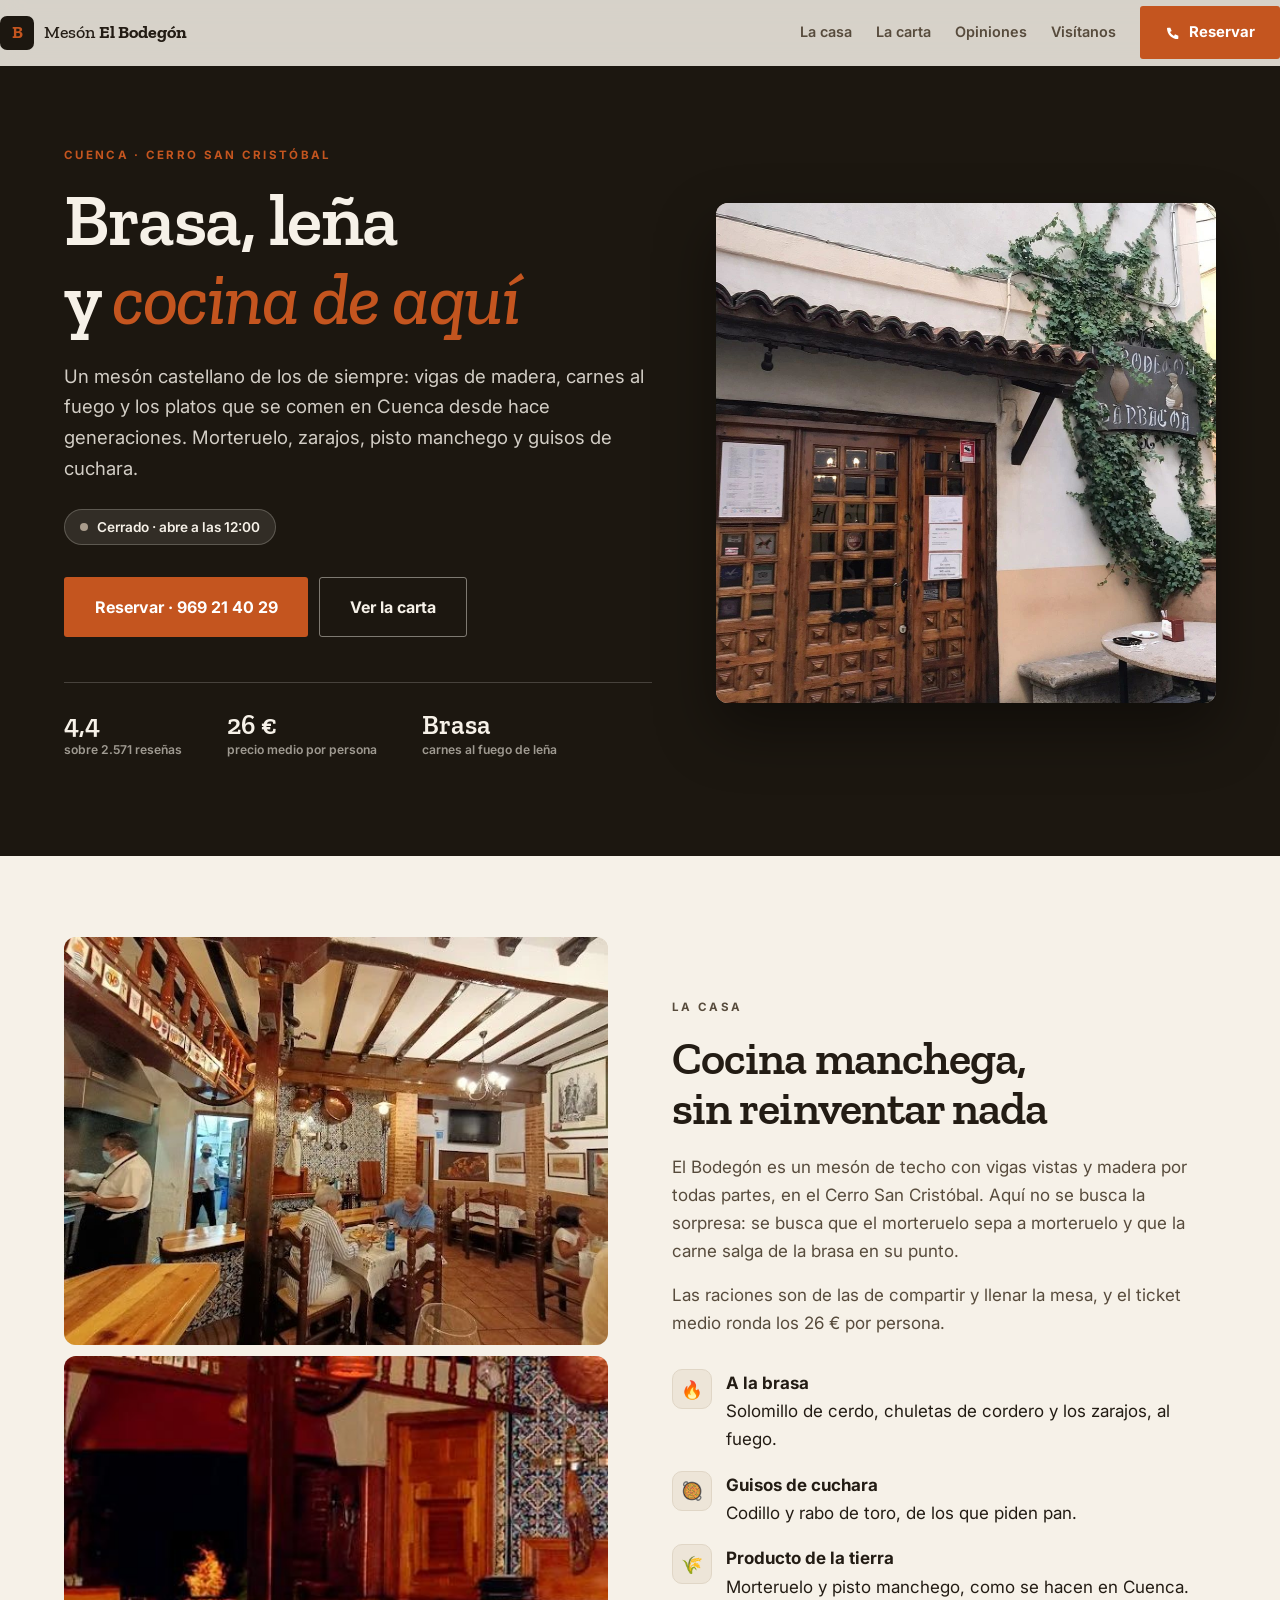
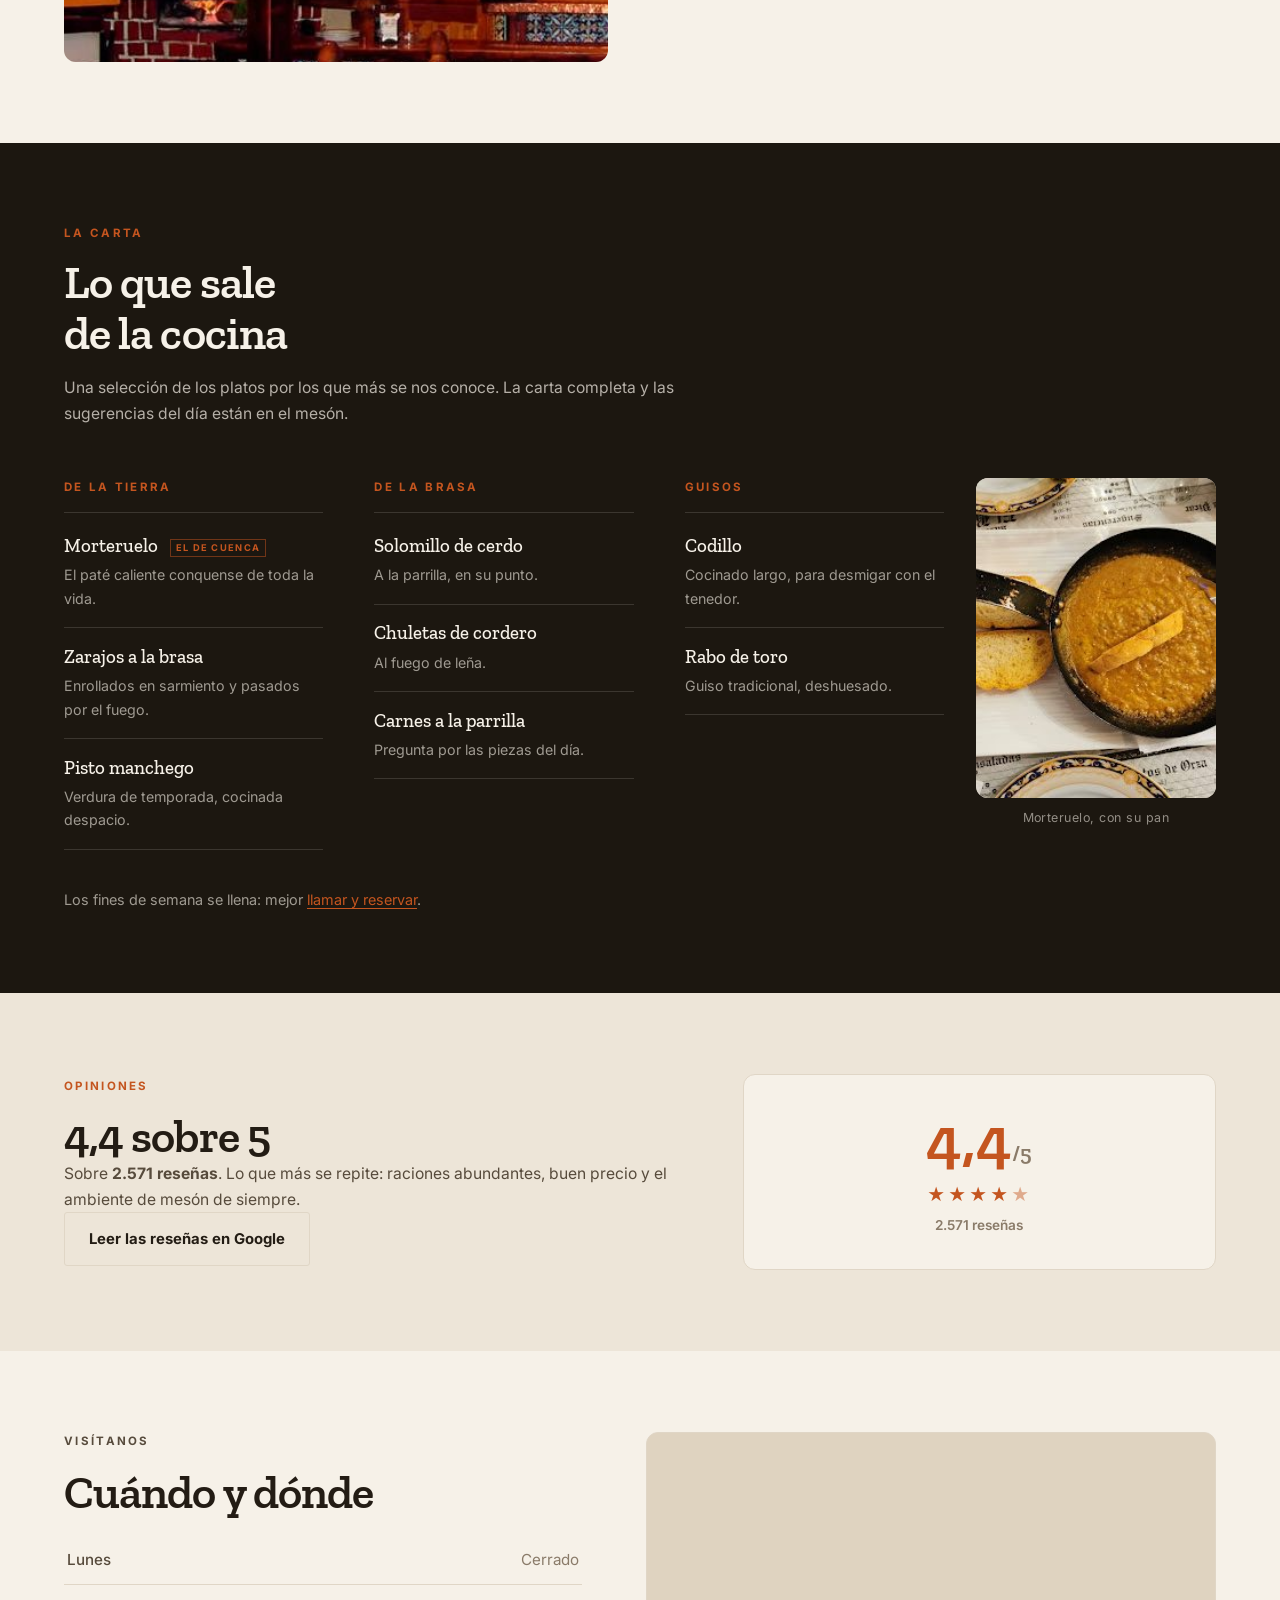
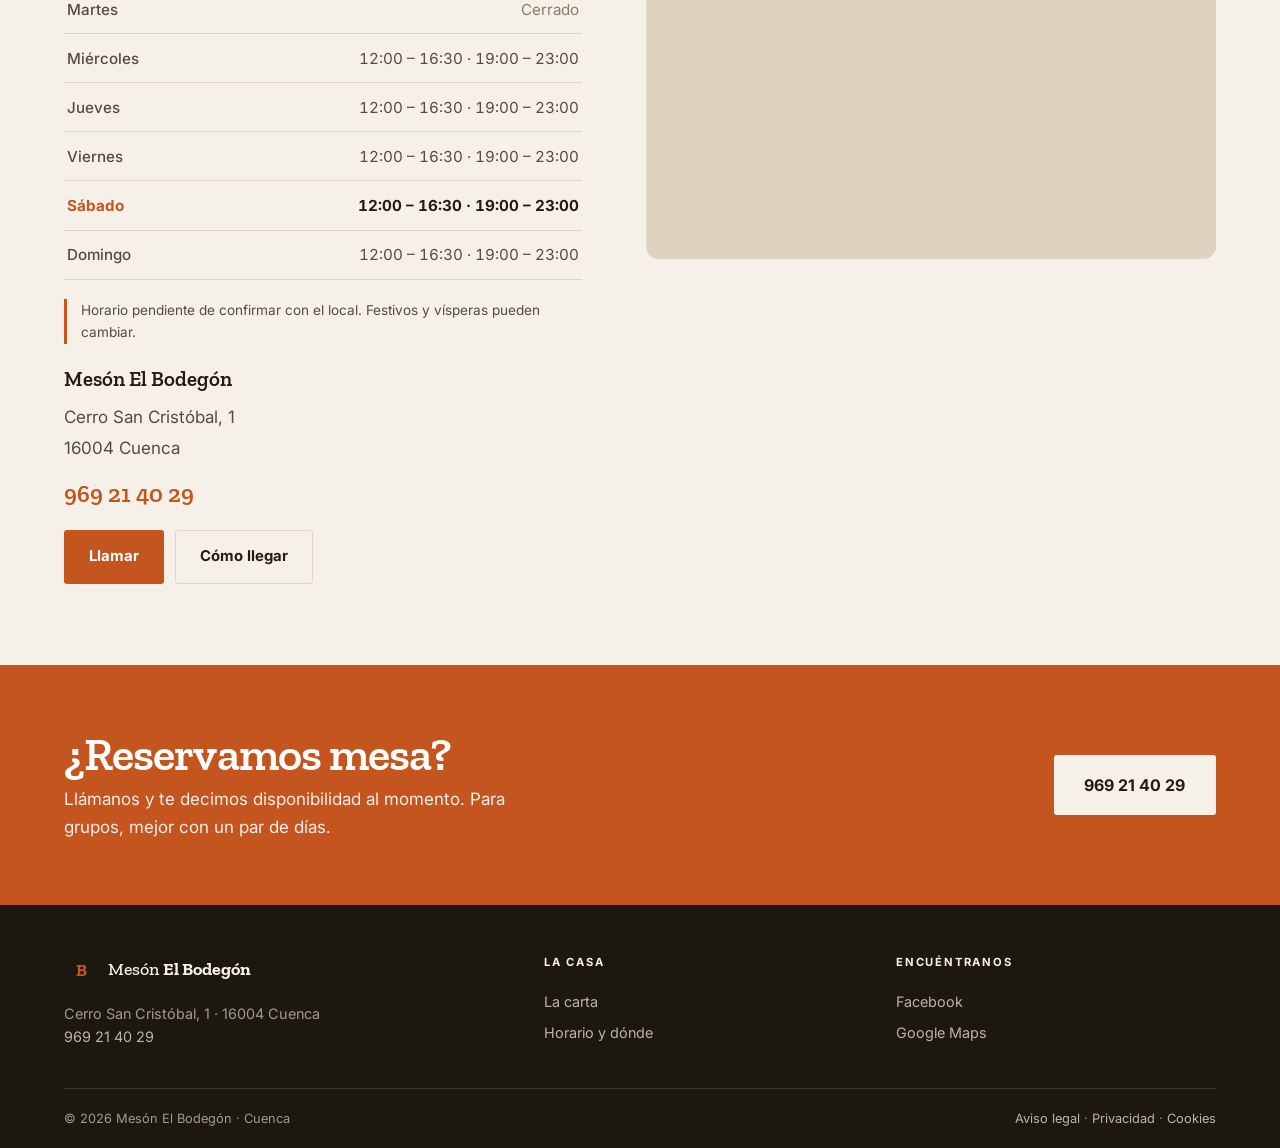
<file: meson-el-bodegon/index.html>
<!DOCTYPE html>
<html lang="es">
<head>
<meta charset="utf-8">
<meta name="viewport" content="width=device-width, initial-scale=1">
<title>Mesón El Bodegón — Cocina castellana y brasa en Cuenca</title>
<meta name="description" content="Mesón castellano en el Cerro San Cristóbal, Cuenca. Morteruelo, zarajos, pisto manchego y carnes a la brasa. 4,4 sobre 2.571 reseñas. Reservas en el 969 21 40 29.">
<meta name="theme-color" content="#F6F1E8">
<!-- TODO: canonical y og:image absolutos con el dominio real -->

<meta property="og:type" content="restaurant">
<meta property="og:title" content="Mesón El Bodegón · Cuenca">
<meta property="og:description" content="Cocina castellana y carnes a la brasa en el Cerro San Cristóbal.">
<meta property="og:locale" content="es_ES">

<link rel="icon" href="data:image/svg+xml,%3Csvg xmlns='http://www.w3.org/2000/svg' viewBox='0 0 32 32'%3E%3Crect width='32' height='32' rx='6' fill='%23231C14'/%3E%3Ctext x='16' y='23' font-family='Georgia,serif' font-size='17' font-weight='bold' fill='%23C4551F' text-anchor='middle'%3EB%3C/text%3E%3C/svg%3E">

<link rel="preconnect" href="https://fonts.googleapis.com">
<link rel="preconnect" href="https://fonts.gstatic.com" crossorigin>
<link href="https://fonts.googleapis.com/css2?family=Zilla+Slab:ital,wght@0,500;0,600;0,700;1,500&family=Inter:wght@400;500;600;700&display=swap" rel="stylesheet">
<link rel="stylesheet" href="styles.css">

<!-- Coordenadas tomadas del enlace de Google Maps del local.
     TODO: confirmar horario, dirección exacta y el Solete de la Guía Repsol. -->
<script type="application/ld+json">
{
  "@context": "https://schema.org",
  "@type": "Restaurant",
  "name": "Mesón El Bodegón",
  "servesCuisine": ["Castellana", "Manchega", "Carnes a la brasa"],
  "priceRange": "26 €",
  "currenciesAccepted": "EUR",
  "telephone": "+34969214029",
  "address": {
    "@type": "PostalAddress",
    "streetAddress": "Cerro San Cristóbal, 1",
    "postalCode": "16004",
    "addressLocality": "Cuenca",
    "addressRegion": "Castilla-La Mancha",
    "addressCountry": "ES"
  },
  "geo": { "@type": "GeoCoordinates", "latitude": 40.0713984, "longitude": -2.1355976 },
  "acceptsReservations": "True",
  "openingHoursSpecification": [
    { "@type": "OpeningHoursSpecification", "dayOfWeek": ["Wednesday","Thursday","Friday","Saturday","Sunday"], "opens": "12:00", "closes": "16:30" },
    { "@type": "OpeningHoursSpecification", "dayOfWeek": ["Wednesday","Thursday","Friday","Saturday","Sunday"], "opens": "19:00", "closes": "23:00" }
  ]
}
</script>
</head>
<body>

<a class="skip" href="#main">Saltar al contenido</a>

<header class="bar" id="bar">
  <div class="wrap bar__in">
    <a class="brand" href="#top">
      <span class="brand__mark" aria-hidden="true">B</span>
      <span class="brand__name">Mesón <strong>El Bodegón</strong></span>
    </a>

    <nav class="nav" id="nav" aria-label="Principal">
      <a href="#casa">La casa</a>
      <a href="#carta">La carta</a>
      <a href="#opiniones">Opiniones</a>
      <a href="#visitanos">Visítanos</a>
      <a class="btn btn--solid nav__cta" href="tel:+34969214029">
        <svg class="ico" viewBox="0 0 24 24" aria-hidden="true"><path d="M4 4h4l2 5-2.5 1.5a12 12 0 006 6L15 14l5 2v4a1 1 0 01-1 1A16 16 0 013 5a1 1 0 011-1z"/></svg>
        Reservar
      </a>
    </nav>

    <button class="burger" id="burger" aria-label="Abrir menú" aria-expanded="false" aria-controls="nav">
      <span></span><span></span>
    </button>
  </div>
</header>

<main id="main">

  <!-- ══════════ PORTADA ══════════ -->
  <section class="hero" id="top">
    <div class="wrap hero__grid">
      <div class="hero__text">
        <p class="kicker" data-reveal>Cuenca · Cerro San Cristóbal</p>
        <h1 data-reveal>Brasa, leña<br>y <em>cocina de aquí</em></h1>
        <p class="lead" data-reveal>
          Un mesón castellano de los de siempre: vigas de madera, carnes al
          fuego y los platos que se comen en Cuenca desde hace generaciones.
          Morteruelo, zarajos, pisto manchego y guisos de cuchara.
        </p>

        <p class="estado" id="estado" data-reveal hidden>
          <span class="estado__punto" aria-hidden="true"></span>
          <span id="estadoTexto"></span>
        </p>

        <div class="cta-row" data-reveal>
          <a class="btn btn--solid btn--lg" href="tel:+34969214029">Reservar · 969 21 40 29</a>
          <a class="btn btn--ghost btn--lg" href="#carta">Ver la carta</a>
        </div>

        <dl class="facts" data-reveal>
          <div><dt>4,4</dt><dd>sobre 2.571 reseñas</dd></div>
          <div><dt>26 €</dt><dd>precio medio por persona</dd></div>
          <div><dt>Brasa</dt><dd>carnes al fuego de leña</dd></div>
        </dl>
      </div>

      <figure class="ph hero__ph" data-label="img/entrada.jpg" data-reveal>
        <img src="img/entrada.jpg" width="1000" height="1000"
             alt="Entrada del Mesón El Bodegón: portón de madera bajo tejado de teja, con el cartel de hierro y la hiedra en la fachada"
             fetchpriority="high" decoding="async">
      </figure>
    </div>
  </section>

  <!-- ══════════ LA CASA ══════════ -->
  <section class="sec" id="casa">
    <div class="wrap two">
      <div class="casa__media" data-reveal>
        <figure class="ph casa__ph" data-label="img/sala.jpg">
          <img src="img/sala.jpg" width="580" height="435"
               alt="Comedor del mesón, con vigas de madera, azulejería y cazuelas de cobre"
               loading="lazy" decoding="async">
        </figure>
        <figure class="ph casa__inset" data-label="img/brasa.jpg">
          <img src="img/brasa.jpg" width="476" height="357"
               alt="La chimenea con el fuego encendido"
               loading="lazy" decoding="async">
        </figure>
      </div>

      <div data-reveal>
        <p class="kicker">La casa</p>
        <h2>Cocina manchega,<br>sin reinventar nada</h2>
        <p>
          El Bodegón es un mesón de techo con vigas vistas y madera por todas
          partes, en el Cerro San Cristóbal. Aquí no se busca la sorpresa: se
          busca que el morteruelo sepa a morteruelo y que la carne salga de la
          brasa en su punto.
        </p>
        <p>
          Las raciones son de las de compartir y llenar la mesa, y el ticket
          medio ronda los 26 € por persona.
          <!-- TODO: confirmar si tienen Solete de la Guía Repsol; su ficha
                    aparece en el listado de Soletes pero no está verificado. -->
        </p>

        <ul class="pillars">
          <li>
            <span class="pillars__ico" aria-hidden="true">🔥</span>
            <div><strong>A la brasa</strong><br>Solomillo de cerdo, chuletas de cordero y los zarajos, al fuego.</div>
          </li>
          <li>
            <span class="pillars__ico" aria-hidden="true">🥘</span>
            <div><strong>Guisos de cuchara</strong><br>Codillo y rabo de toro, de los que piden pan.</div>
          </li>
          <li>
            <span class="pillars__ico" aria-hidden="true">🌾</span>
            <div><strong>Producto de la tierra</strong><br>Morteruelo y pisto manchego, como se hacen en Cuenca.</div>
          </li>
        </ul>
      </div>
    </div>
  </section>

  <!-- ══════════ LA CARTA ══════════ -->
  <section class="sec sec--dark" id="carta">
    <div class="wrap">
      <header class="sec__head" data-reveal>
        <p class="kicker">La carta</p>
        <h2>Lo que sale<br>de la cocina</h2>
        <p class="sec__note">
          Una selección de los platos por los que más se nos conoce. La carta
          completa y las sugerencias del día están en el mesón.
          <!-- TODO: los precios por plato no constan en ninguna fuente
                    pública. Pedirlos al local y añadirlos en cada .item -->
        </p>
      </header>

      <figure class="dish" data-reveal>
        <div class="ph dish__ph" data-label="img/morteruelo.jpg">
          <img src="img/morteruelo.jpg" width="215" height="280"
               alt="Cazuela de morteruelo con rebanadas de pan tostado"
               loading="lazy" decoding="async">
        </div>
        <figcaption>Morteruelo, con su pan</figcaption>
      </figure>

      <div class="menu">
        <section class="menu__group" data-reveal>
          <h3 class="menu__title">De la tierra</h3>
          <ul class="menu__list">
            <li class="item">
              <p class="item__name">Morteruelo <span class="tag">El de Cuenca</span></p>
              <p class="item__desc">El paté caliente conquense de toda la vida.</p>
            </li>
            <li class="item">
              <p class="item__name">Zarajos a la brasa</p>
              <p class="item__desc">Enrollados en sarmiento y pasados por el fuego.</p>
            </li>
            <li class="item">
              <p class="item__name">Pisto manchego</p>
              <p class="item__desc">Verdura de temporada, cocinada despacio.</p>
            </li>
          </ul>
        </section>

        <section class="menu__group" data-reveal>
          <h3 class="menu__title">De la brasa</h3>
          <ul class="menu__list">
            <li class="item">
              <p class="item__name">Solomillo de cerdo</p>
              <p class="item__desc">A la parrilla, en su punto.</p>
            </li>
            <li class="item">
              <p class="item__name">Chuletas de cordero</p>
              <p class="item__desc">Al fuego de leña.</p>
            </li>
            <li class="item">
              <p class="item__name">Carnes a la parrilla</p>
              <p class="item__desc">Pregunta por las piezas del día.</p>
            </li>
          </ul>
        </section>

        <section class="menu__group" data-reveal>
          <h3 class="menu__title">Guisos</h3>
          <ul class="menu__list">
            <li class="item">
              <p class="item__name">Codillo</p>
              <p class="item__desc">Cocinado largo, para desmigar con el tenedor.</p>
            </li>
            <li class="item">
              <p class="item__name">Rabo de toro</p>
              <p class="item__desc">Guiso tradicional, deshuesado.</p>
            </li>
          </ul>
        </section>
      </div>

      <p class="sec__foot" data-reveal>
        Los fines de semana se llena: mejor
        <a href="tel:+34969214029">llamar y reservar</a>.
      </p>
    </div>
  </section>

  <!-- ══════════ OPINIONES ══════════ -->
  <section class="sec sec--tint" id="opiniones">
    <div class="wrap reviews">
      <div data-reveal>
        <p class="kicker">Opiniones</p>
        <h2>4,4 sobre 5</h2>
        <p class="sec__note">
          Sobre <strong>2.571 reseñas</strong>. Lo que más se repite: raciones
          abundantes, buen precio y el ambiente de mesón de siempre.
          <!-- TODO: sustituir por dos o tres reseñas reales con nombre e inicial -->
        </p>
        <div class="cta-row">
          <a class="btn btn--line" href="https://www.google.com/maps?cid=10930302711027372864" target="_blank" rel="noopener">Leer las reseñas en Google</a>
        </div>
      </div>

      <div class="score" data-reveal>
        <p class="score__n">4,4<span>/5</span></p>
        <p class="score__stars" aria-hidden="true">★★★★<span class="half">★</span></p>
        <p class="score__l">2.571 reseñas</p>
      </div>
    </div>
  </section>

  <!-- ══════════ VISÍTANOS ══════════ -->
  <section class="sec" id="visitanos">
    <div class="wrap two two--wide">
      <div data-reveal>
        <p class="kicker">Visítanos</p>
        <h2>Cuándo y dónde</h2>

        <table class="hours" id="horario">
          <caption class="sr">Horario de apertura por día</caption>
          <tbody>
            <tr data-dia="1" class="cerrado"><th scope="row">Lunes</th><td>Cerrado</td></tr>
            <tr data-dia="2" class="cerrado"><th scope="row">Martes</th><td>Cerrado</td></tr>
            <tr data-dia="3"><th scope="row">Miércoles</th><td>12:00 – 16:30 · 19:00 – 23:00</td></tr>
            <tr data-dia="4"><th scope="row">Jueves</th><td>12:00 – 16:30 · 19:00 – 23:00</td></tr>
            <tr data-dia="5"><th scope="row">Viernes</th><td>12:00 – 16:30 · 19:00 – 23:00</td></tr>
            <tr data-dia="6"><th scope="row">Sábado</th><td>12:00 – 16:30 · 19:00 – 23:00</td></tr>
            <tr data-dia="0"><th scope="row">Domingo</th><td>12:00 – 16:30 · 19:00 – 23:00</td></tr>
          </tbody>
        </table>

        <p class="aviso">
          Horario pendiente de confirmar con el local. Festivos y vísperas
          pueden cambiar.
        </p>

        <address>
          <strong>Mesón El Bodegón</strong>
          Cerro San Cristóbal, 1<br>
          16004 Cuenca
        </address>

        <p class="phone"><a href="tel:+34969214029">969 21 40 29</a></p>

        <div class="cta-row">
          <a class="btn btn--solid" href="tel:+34969214029">Llamar</a>
          <a class="btn btn--line" href="https://www.google.com/maps/search/?api=1&query=40.0713984,-2.1355976" target="_blank" rel="noopener">Cómo llegar</a>
        </div>
      </div>

      <div class="map" data-reveal>
        <iframe
          title="Mapa con la ubicación del Mesón El Bodegón"
          src="https://maps.google.com/maps?q=40.0713984,-2.1355976&hl=es&z=17&output=embed"
          loading="lazy" referrerpolicy="no-referrer-when-downgrade" allowfullscreen></iframe>
      </div>
    </div>
  </section>

  <!-- ══════════ RESERVA ══════════ -->
  <section class="book" id="reservar">
    <div class="wrap book__in" data-reveal>
      <div>
        <h2>¿Reservamos mesa?</h2>
        <p>Llámanos y te decimos disponibilidad al momento. Para grupos, mejor
           con un par de días.</p>
      </div>
      <a class="btn btn--light btn--lg" href="tel:+34969214029">969 21 40 29</a>
    </div>
  </section>
</main>

<footer class="foot">
  <div class="wrap foot__in">
    <div>
      <p class="brand brand--foot">
        <span class="brand__mark" aria-hidden="true">B</span>
        <span class="brand__name">Mesón <strong>El Bodegón</strong></span>
      </p>
      <p class="foot__addr">
        Cerro San Cristóbal, 1 · 16004 Cuenca<br>
        <a href="tel:+34969214029">969 21 40 29</a>
      </p>
    </div>

    <nav class="foot__nav" aria-label="Pie">
      <p class="foot__t">La casa</p>
      <a href="#carta">La carta</a>
      <a href="#visitanos">Horario y dónde</a>
    </nav>

    <nav class="foot__nav" aria-label="Enlaces externos">
      <p class="foot__t">Encuéntranos</p>
      <!-- TODO: confirmar el enlace de Facebook y añadir Instagram si tienen -->
      <a href="https://www.facebook.com/elbodegondecuenca/" target="_blank" rel="noopener">Facebook</a>
      <a href="https://www.google.com/maps/search/?api=1&query=40.0713984,-2.1355976" target="_blank" rel="noopener">Google Maps</a>
    </nav>
  </div>
  <div class="wrap foot__legal">
    <p>© <span id="year">2026</span> Mesón El Bodegón · Cuenca</p>
    <p><a href="#">Aviso legal</a> · <a href="#">Privacidad</a> · <a href="#">Cookies</a></p>
  </div>
</footer>

<a class="sticky" href="tel:+34969214029">Llamar y reservar</a>

<script src="script.js"></script>
</body>
</html>
</file>
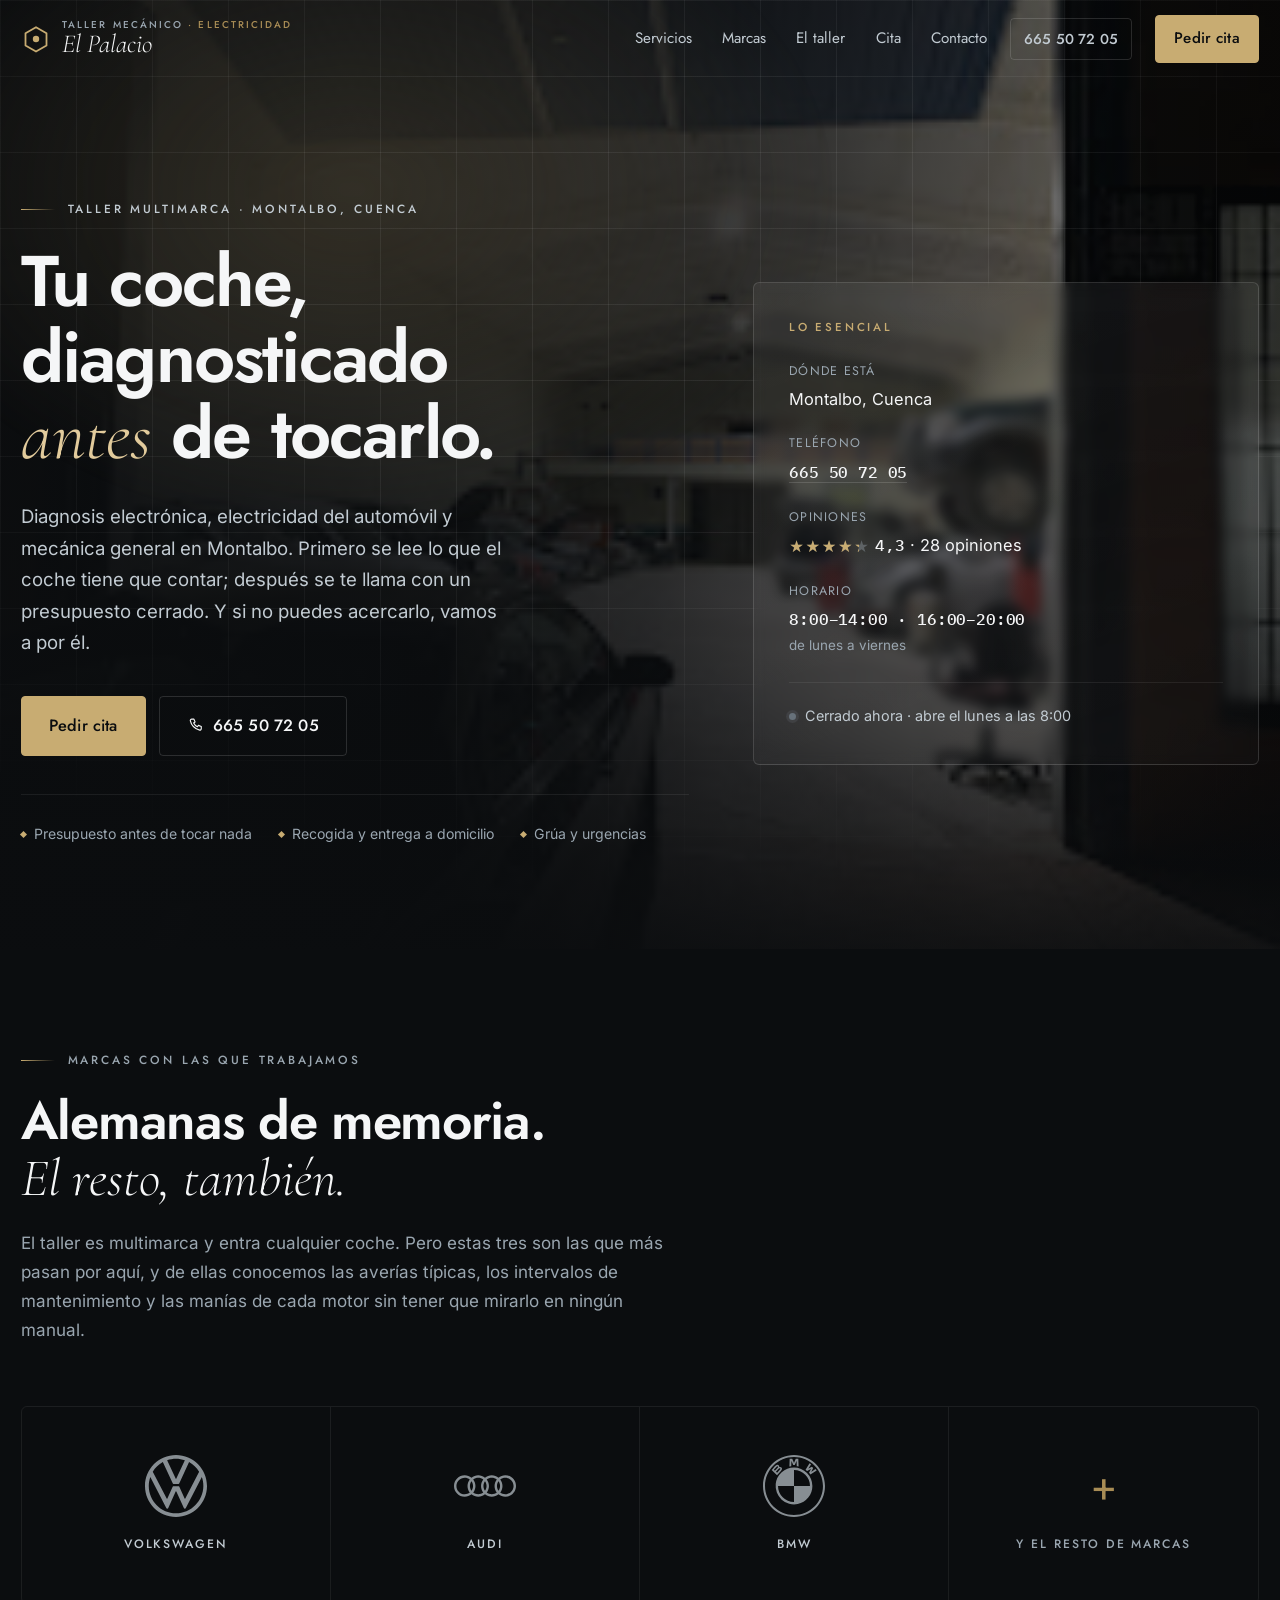
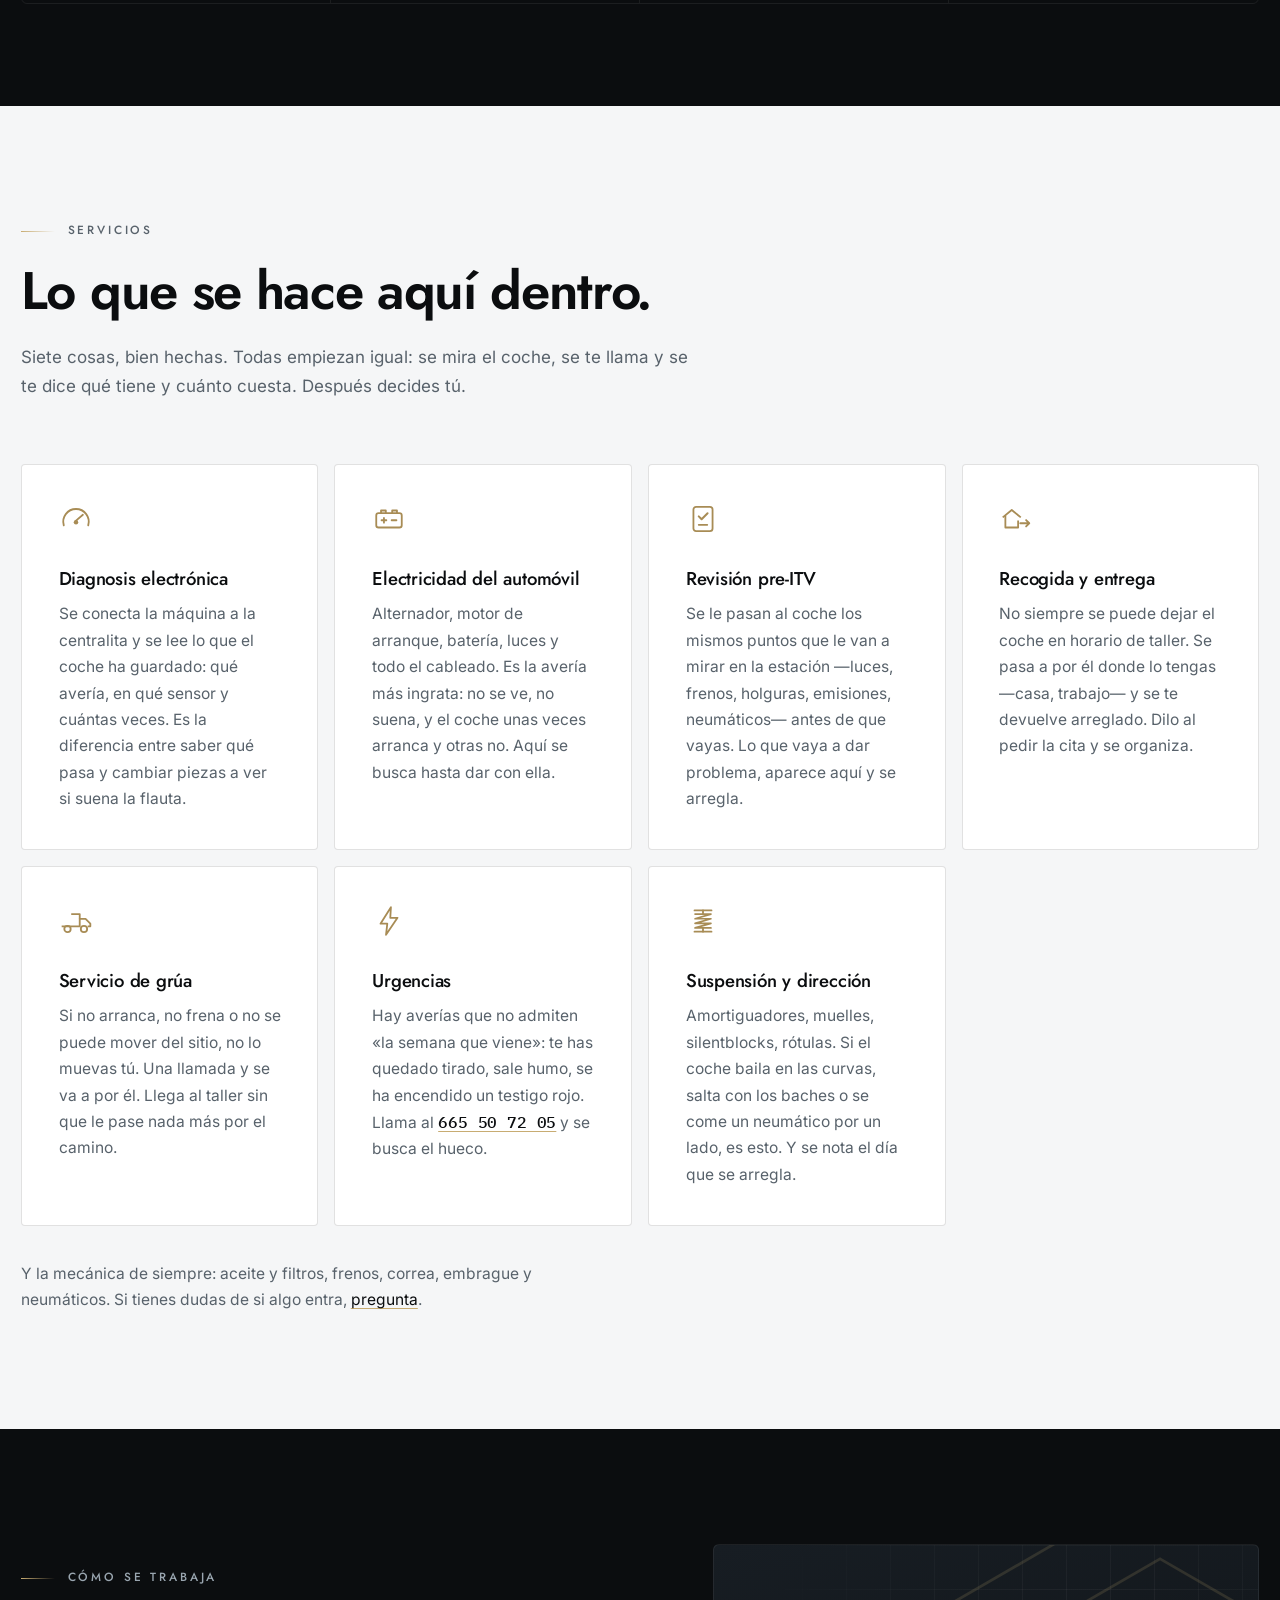
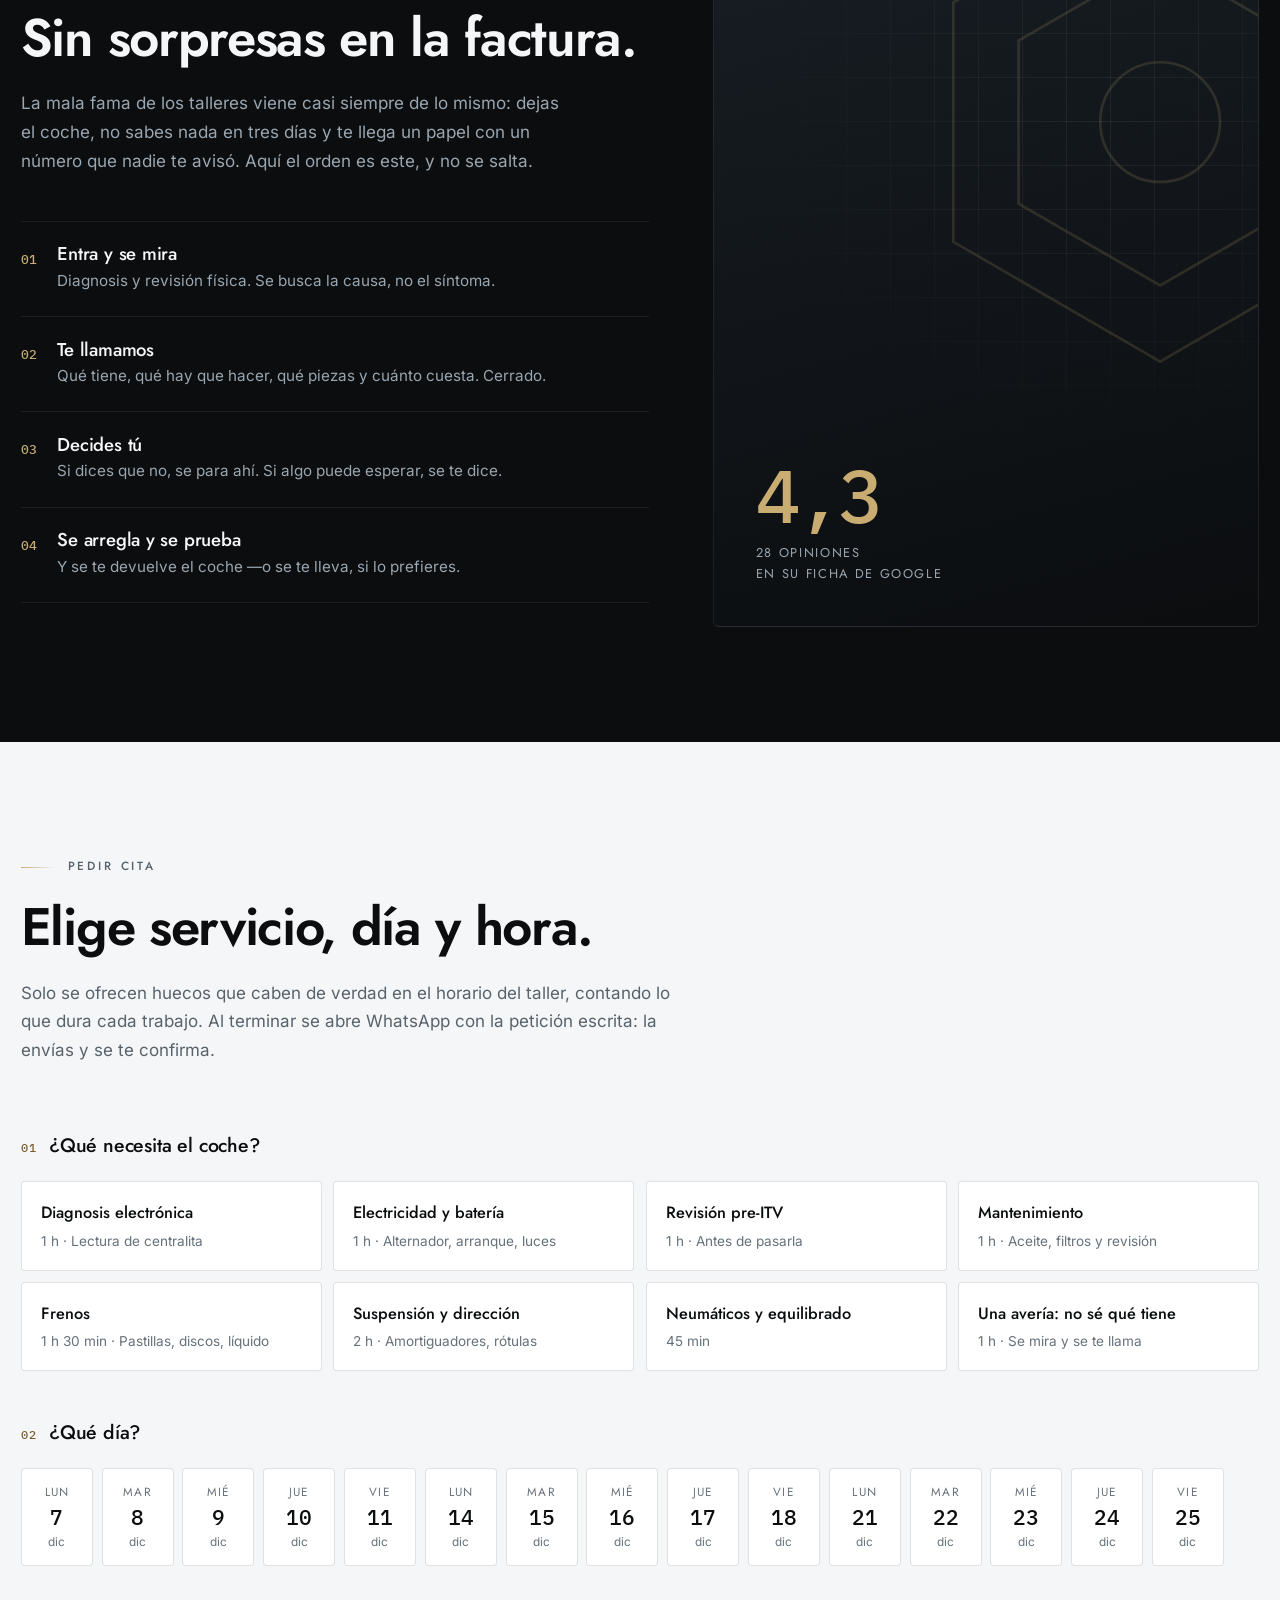
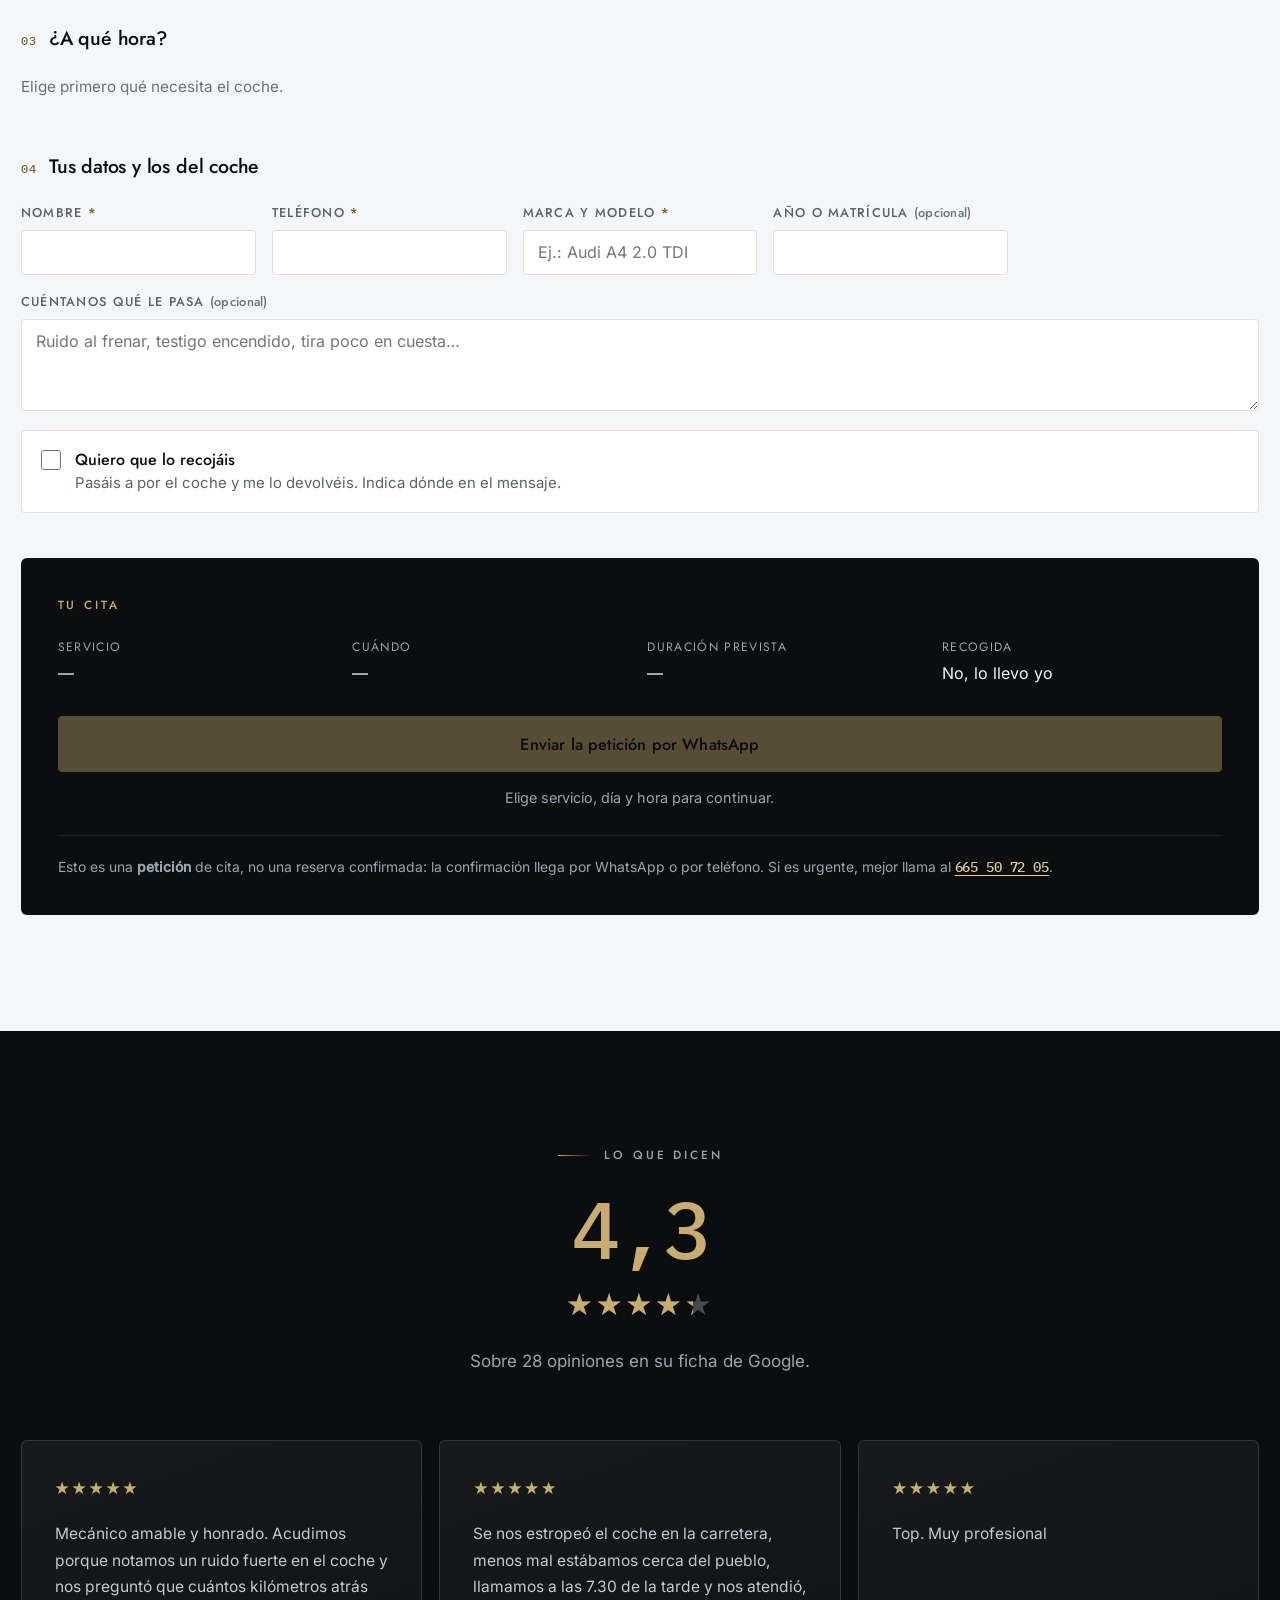
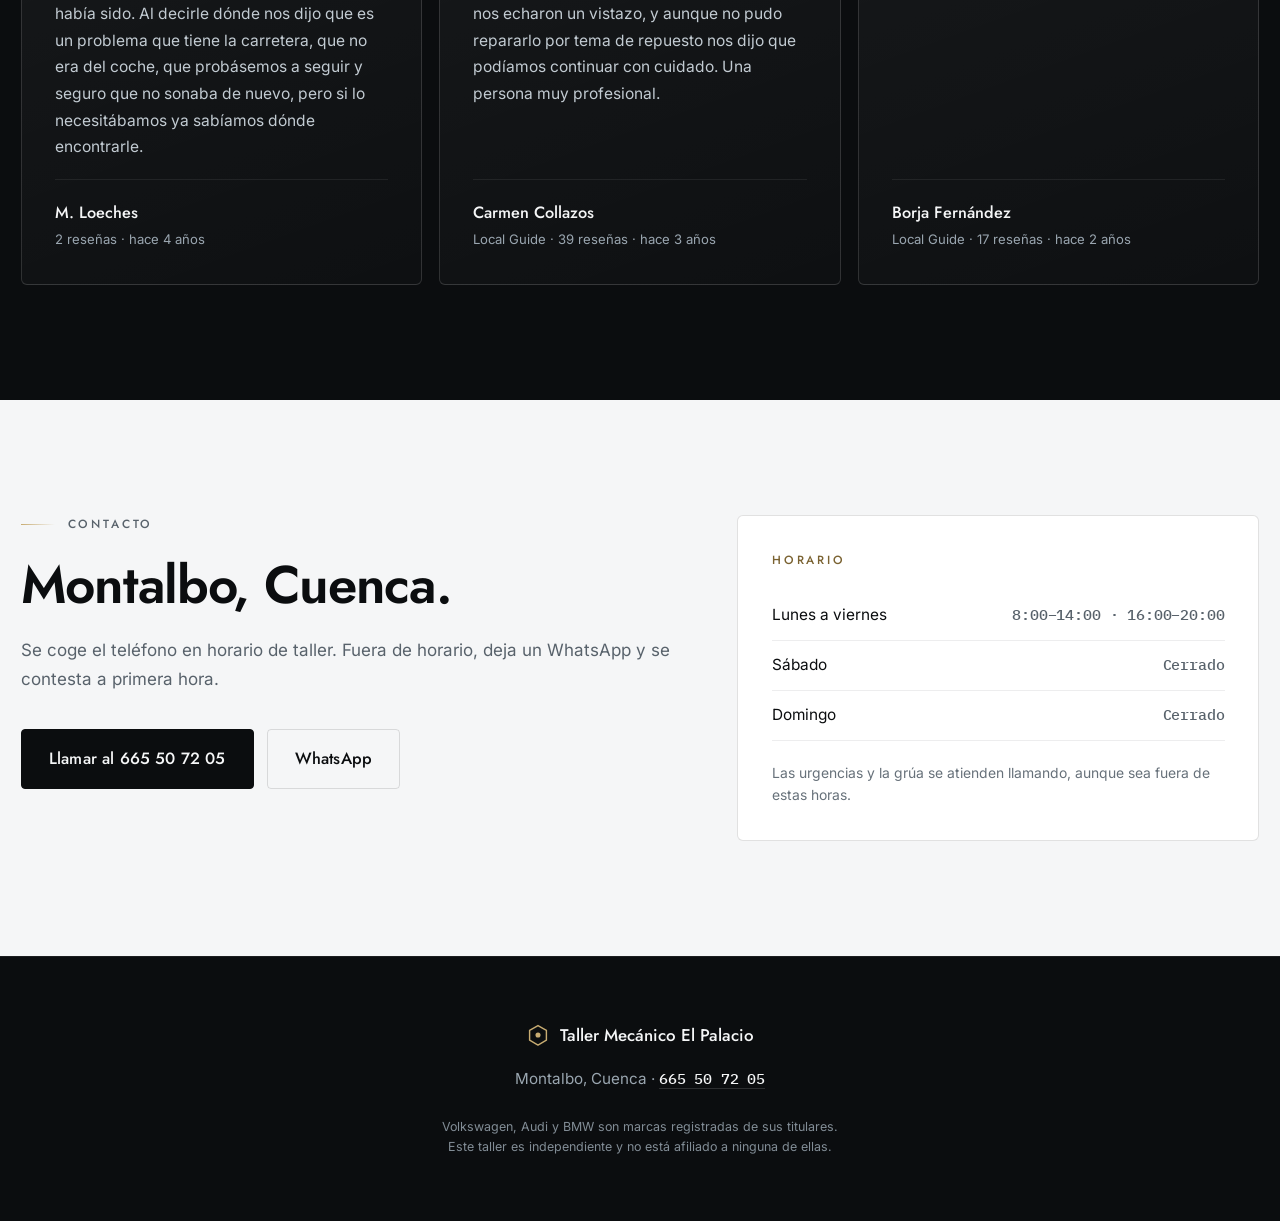
<file: taller-el-palacio/index.html>
<!DOCTYPE html>
<html lang="es">
<head>
<meta charset="utf-8">
<meta name="viewport" content="width=device-width, initial-scale=1">
<title>Taller Mecánico El Palacio — Montalbo, Cuenca</title>
<meta name="description" content="Taller Mecánico El Palacio, en Montalbo (Cuenca). Multimarca: diagnosis electrónica, electricidad del automóvil, pre-ITV, suspensión, urgencias, grúa y recogida del coche a domicilio. Pide cita en un minuto.">
<meta name="theme-color" content="#0B0D0F">
<!-- TODO: canonical y og:image absolutos cuando haya dominio -->

<meta property="og:type" content="website">
<meta property="og:site_name" content="Taller Mecánico El Palacio">
<meta property="og:title" content="Taller Mecánico El Palacio — Montalbo, Cuenca">
<meta property="og:description" content="Diagnosis electrónica, electricidad del automóvil, pre-ITV, suspensión, urgencias y grúa. Recogemos el coche y te lo devolvemos.">
<meta property="og:locale" content="es_ES">

<link rel="icon" href="data:image/svg+xml,%3Csvg xmlns='http://www.w3.org/2000/svg' viewBox='0 0 32 32'%3E%3Crect width='32' height='32' rx='7' fill='%230B0D0F'/%3E%3Cpath d='M16 6.6 24.1 11.3v9.4L16 25.4 7.9 20.7v-9.4z' fill='none' stroke='%23C8AC72' stroke-width='2.1' stroke-linejoin='round'/%3E%3Ccircle cx='16' cy='16' r='2.7' fill='%23C8AC72'/%3E%3C/svg%3E">

<link rel="stylesheet" href="styles.css">
<!-- Sin <link rel="preload"> para las tipografías: el preload obliga a pedirlas
     en modo CORS y eso las rompe al abrir el sitio con doble clic (file://),
     que es como se revisa aquí. En un dominio real ganaría unos milisegundos;
     no compensa que el cliente lo vea mal en su ordenador. -->

<!-- Se marca que hay JavaScript antes de pintar nada. Las entradas al hacer
     scroll parten de invisible; sin esta clase la página se quedaría en blanco
     si el guion fallara. Con ella, sin JS se ve todo de golpe. -->
<script>document.documentElement.classList.add("js");</script>

<script type="application/ld+json">
{
  "@context": "https://schema.org",
  "@type": "AutoRepair",
  "name": "Taller Mecánico El Palacio",
  "description": "Taller mecánico multimarca en Montalbo (Cuenca). Diagnosis electrónica, revisión pre-ITV, suspensión y dirección, averías urgentes, servicio de grúa y recogida y entrega del vehículo a domicilio.",
  "telephone": "+34665507205",
  "address": {
    "@type": "PostalAddress",
    "addressLocality": "Montalbo",
    "addressRegion": "Cuenca",
    "addressCountry": "ES"
  },
  "areaServed": [
    { "@type": "AdministrativeArea", "name": "Montalbo" },
    { "@type": "AdministrativeArea", "name": "Provincia de Cuenca" }
  ],
  "currenciesAccepted": "EUR",
  "aggregateRating": {
    "@type": "AggregateRating",
    "ratingValue": "4.3",
    "reviewCount": "28",
    "bestRating": "5"
  },
  "openingHoursSpecification": [
    {
      "@type": "OpeningHoursSpecification",
      "dayOfWeek": ["Monday", "Tuesday", "Wednesday", "Thursday", "Friday"],
      "opens": "08:00",
      "closes": "14:00"
    },
    {
      "@type": "OpeningHoursSpecification",
      "dayOfWeek": ["Monday", "Tuesday", "Wednesday", "Thursday", "Friday"],
      "opens": "16:00",
      "closes": "20:00"
    }
  ],
  "review": [
    {
      "@type": "Review",
      "author": { "@type": "Person", "name": "M. Loeches" },
      "reviewRating": { "@type": "Rating", "ratingValue": "5", "bestRating": "5" },
      "reviewBody": "Mecánico amable y honrado. Acudimos porque notamos un ruido fuerte en el coche y nos preguntó que cuántos kilómetros atrás había sido. Al decirle dónde nos dijo que es un problema que tiene la carretera, que no era del coche, que probásemos a seguir y seguro que no sonaba de nuevo, pero si lo necesitábamos ya sabíamos dónde encontrarle."
    },
    {
      "@type": "Review",
      "author": { "@type": "Person", "name": "Carmen Collazos" },
      "reviewRating": { "@type": "Rating", "ratingValue": "5", "bestRating": "5" },
      "reviewBody": "Se nos estropeó el coche en la carretera, menos mal estábamos cerca del pueblo, llamamos a las 7.30 de la tarde y nos atendió, nos echaron un vistazo, y aunque no pudo repararlo por tema de repuesto nos dijo que podíamos continuar con cuidado. Una persona muy profesional."
    },
    {
      "@type": "Review",
      "author": { "@type": "Person", "name": "Borja Fernández" },
      "reviewRating": { "@type": "Rating", "ratingValue": "5", "bestRating": "5" },
      "reviewBody": "Top. Muy profesional"
    }
  ],
  "makesOffer": [
    { "@type": "Offer", "itemOffered": { "@type": "Service", "name": "Diagnosis electrónica" } },
    { "@type": "Offer", "itemOffered": { "@type": "Service", "name": "Electricidad del automóvil" } },
    { "@type": "Offer", "itemOffered": { "@type": "Service", "name": "Revisión pre-ITV" } },
    { "@type": "Offer", "itemOffered": { "@type": "Service", "name": "Recogida y entrega del vehículo" } },
    { "@type": "Offer", "itemOffered": { "@type": "Service", "name": "Servicio de grúa" } },
    { "@type": "Offer", "itemOffered": { "@type": "Service", "name": "Averías urgentes" } },
    { "@type": "Offer", "itemOffered": { "@type": "Service", "name": "Suspensión y dirección" } }
  ]
}
</script>

<!-- Preguntas frecuentes en datos estructurados: es lo que permite que salgan
     desplegables bajo el resultado de Google, ocupando más sitio que el de al lado. -->
<script type="application/ld+json">
{
  "@context": "https://schema.org",
  "@type": "FAQPage",
  "mainEntity": [
    {
      "@type": "Question",
      "name": "¿Cuánto cuesta la reparación?",
      "acceptedAnswer": { "@type": "Answer", "text": "Depende de lo que tenga el coche, y por eso no verás una lista de precios en esta web. Primero se mira, después se te llama con un número cerrado y con lo que incluye. No se toca nada sin que lo hayas aprobado." }
    },
    {
      "@type": "Question",
      "name": "¿Trabajáis solo con Volkswagen, Audi y BMW?",
      "acceptedAnswer": { "@type": "Answer", "text": "No. El taller es multimarca y entra cualquier coche. Lo que pasa es que el grupo Volkswagen-Audi y BMW son los que más pasan por aquí, y de esos conocemos las averías típicas de memoria." }
    },
    {
      "@type": "Question",
      "name": "No puedo acercar el coche. ¿Lo recogéis?",
      "acceptedAnswer": { "@type": "Answer", "text": "Sí. Hay servicio de recogida y entrega: se pasa a por el coche donde lo tengas y se te devuelve arreglado. Y si no arranca o no se puede mover, hay servicio de grúa. Dilo al pedir la cita." }
    },
    {
      "@type": "Question",
      "name": "¿Qué es una revisión pre-ITV y para qué sirve?",
      "acceptedAnswer": { "@type": "Answer", "text": "Es pasarle al coche los mismos puntos que le van a mirar en la ITV —luces, frenos, holguras, emisiones, neumáticos— antes de que vayas. Si algo va a dar problema, aparece aquí y se arregla. Sale más barato que volver una segunda vez." }
    },
    {
      "@type": "Question",
      "name": "Se me ha encendido un testigo en el salpicadero. ¿Es urgente?",
      "acceptedAnswer": { "@type": "Answer", "text": "Si es rojo, para el coche y llama. Si es amarillo, normalmente puedes llegar hasta el taller, pero no lo dejes: la diagnosis electrónica lee la centralita y dice exactamente qué avería ha guardado en vez de ir cambiando piezas a ver si suena la flauta." }
    },
    {
      "@type": "Question",
      "name": "¿Hace falta pedir cita?",
      "acceptedAnswer": { "@type": "Answer", "text": "Para revisiones y mantenimiento, sí: así el coche entra a la hora y no se queda esperando. Para una avería urgente, llama directamente al 665 50 72 05 y se busca el hueco." }
    }
  ]
}
</script>
</head>

<body>
<a class="saltar" href="#principal">Saltar al contenido</a>

<!-- ══════════════ Cabecera ══════════════ -->
<header class="cabecera" id="cabecera">
  <div class="env cabecera__caja">
    <a class="marca" href="#" aria-label="Taller Mecánico El Palacio — inicio">
      <svg class="marca__mm" viewBox="0 0 32 32" aria-hidden="true">
        <path d="M16 3.4 27.2 9.9v13L16 29.4 4.8 22.9v-13z" fill="none" stroke="currentColor" stroke-width="1.9" stroke-linejoin="round"/>
        <circle cx="16" cy="16" r="3.4" fill="currentColor"/>
      </svg>
      <span class="marca__txt">
        <span class="marca__1">Taller Mecánico <i>· Electricidad</i></span>
        <span class="marca__2">El&nbsp;Palacio</span>
      </span>
    </a>

    <nav class="menu" id="menu" aria-label="Principal">
      <a href="#servicios">Servicios</a>
      <a href="#marcas">Marcas</a>
      <a href="#taller">El taller</a>
      <a href="#cita">Cita</a>
      <a href="#contacto">Contacto</a>
      <a class="bo bo--fino" href="tel:+34665507205">665 50 72 05</a>
      <a class="bo bo--oro" href="#cita">Pedir cita</a>
    </nav>

    <button class="hamb" id="hamb" aria-label="Abrir menú" aria-expanded="false" aria-controls="menu">
      <span></span><span></span><span></span>
    </button>
  </div>
</header>

<main id="principal">

<!-- ══════════════ Portada ══════════════ -->
<section class="port">
  <div class="port__foto" aria-hidden="true"></div>
  <div class="port__velo" aria-hidden="true"></div>
  <div class="port__luz" aria-hidden="true"></div>
  <div class="port__reja" aria-hidden="true"></div>

  <div class="env port__caja">
    <div class="port__texto">
      <p class="ojo ojo--cl" data-surge>
        <span class="ojo__raya" aria-hidden="true"></span>
        Taller multimarca · Montalbo, Cuenca
      </p>

      <h1 data-surge>Tu coche, diagnosticado <em>antes</em> de tocarlo.</h1>

      <p class="port__bajada" data-surge>
        Diagnosis electrónica, electricidad del automóvil y mecánica general en
        Montalbo. Primero se
        lee lo que el coche tiene que contar; después se te llama con un
        presupuesto cerrado. Y si no puedes acercarlo, vamos a por él.
      </p>

      <div class="port__bos" data-surge>
        <a class="bo bo--oro bo--grande" href="#cita">Pedir cita</a>
        <a class="bo bo--claro bo--grande" href="tel:+34665507205">
          <svg viewBox="0 0 24 24" aria-hidden="true" class="bo__ic">
            <path d="M6.6 3h3.1l1.6 4-2 1.5a12 12 0 0 0 5.2 5.2l1.5-2 4 1.6v3.1a2 2 0 0 1-2.2 2A17.6 17.6 0 0 1 4.6 5.2 2 2 0 0 1 6.6 3z" fill="none" stroke="currentColor" stroke-width="1.6" stroke-linejoin="round"/>
          </svg>
          665 50 72 05
        </a>
      </div>

      <ul class="port__sellos" data-surge>
        <li>Presupuesto antes de tocar nada</li>
        <li>Recogida y entrega a domicilio</li>
        <li>Grúa y urgencias</li>
      </ul>
    </div>

    <!-- Lo esencial: los cuatro datos que la gente busca de verdad, sin
         obligarles a bajar. El estado de apertura lo calcula script.js. -->
    <aside class="ficha" data-surge aria-label="Datos del taller">
      <p class="ficha__tit">Lo esencial</p>

      <dl class="ficha__lista">
        <div class="ficha__it">
          <dt>Dónde está</dt>
          <dd>Montalbo, Cuenca</dd>
        </div>
        <div class="ficha__it">
          <dt>Teléfono</dt>
          <dd><a class="mono" href="tel:+34665507205">665 50 72 05</a></dd>
        </div>
        <div class="ficha__it">
          <dt>Opiniones</dt>
          <dd>
            <span class="estrellas" role="img" aria-label="4,3 sobre 5">
              <span class="estrellas__llenas" style="--n:86%"></span>
            </span>
            <span class="mono">4,3</span> · 28 opiniones
          </dd>
        </div>
        <div class="ficha__it">
          <dt>Horario</dt>
          <dd>
            <span class="mono">8:00–14:00 · 16:00–20:00</span>
            <span class="ficha__dias">de lunes a viernes</span>
          </dd>
        </div>
      </dl>

      <p class="estado" id="estado" hidden>
        <span class="estado__punto" aria-hidden="true"></span>
        <span id="estadoTxt"></span>
      </p>
    </aside>
  </div>
</section>

<!-- ══════════════ Marcas ══════════════ -->
<section class="sec sec--oscura marcas" id="marcas">
  <div class="env">
    <div class="marcas__cab">
      <p class="ojo ojo--cl" data-surge><span class="ojo__raya" aria-hidden="true"></span>Marcas con las que trabajamos</p>
      <h2 data-surge>Alemanas de memoria. <em>El resto, también.</em></h2>
      <p class="marcas__baj" data-surge>
        El taller es multimarca y entra cualquier coche. Pero estas tres son las
        que más pasan por aquí, y de ellas conocemos las averías típicas, los
        intervalos de mantenimiento y las manías de cada motor sin tener que
        mirarlo en ningún manual.
      </p>
    </div>

    <ul class="tira" data-surge>
      <!-- Los logos van aquí en línea y no como <img src="…svg">: un SVG cargado
           con <img> es un documento aparte y su currentColor resuelve a negro,
           así que no habría forma de darles color desde el CSS. Con máscara CSS
           sí se podría, pero mask-image exige CORS y se rompe al abrir el sitio
           con doble clic (file://). En línea funcionan en los dos casos. El
           nombre de cada marca lo pone el <span> de debajo. -->
      <li class="tira__it">
        <svg class="tira__logo" viewBox="0 0 24 24" aria-hidden="true"><path d="M12 0C5.36 0 0 5.36 0 12S5.36 24 12 24 24 18.64 24 12 18.64 0 12 0M12 1.41C13.2 1.41 14.36 1.63 15.43 2L12.13 9.13C12.09 9.17 12.09 9.26 12 9.26S11.91 9.17 11.87 9.13L8.57 2C9.64 1.63 10.8 1.42 12 1.42M6.9 2.74L10.72 10.97C10.8 11.14 10.89 11.19 11 11.19H13C13.12 11.19 13.2 11.14 13.29 10.97L17.06 2.74C18.64 3.64 20 4.93 20.96 6.47L15.6 16.84C15.56 16.93 15.5 16.97 15.47 16.97C15.39 16.97 15.39 16.89 15.34 16.84L13.29 12.3C13.2 12.13 13.12 12.09 13 12.09H11C10.89 12.09 10.8 12.13 10.71 12.3L8.66 16.84C8.61 16.89 8.62 16.97 8.53 16.97C8.44 16.97 8.44 16.89 8.4 16.84L3 6.47C3.94 4.93 5.32 3.64 6.9 2.74M2.06 8.53L8.23 20.53C8.31 20.7 8.4 20.83 8.62 20.83C8.83 20.83 8.91 20.7 9 20.53L11.87 14.14C11.91 14.06 11.96 14 12 14C12.09 14 12.09 14.1 12.13 14.14L15.04 20.53C15.13 20.7 15.21 20.83 15.43 20.83C15.64 20.83 15.73 20.7 15.81 20.53L22 8.53C22.37 9.6 22.59 10.76 22.59 12C22.54 17.79 17.79 22.59 12 22.59C6.21 22.59 1.46 17.79 1.46 12C1.46 10.8 1.67 9.65 2.06 8.53Z"/></svg>
        <span>Volkswagen</span>
      </li>
      <li class="tira__it">
        <svg class="tira__logo" viewBox="0 0 24 24" aria-hidden="true"><path d="M19.848,7.848c-0.992,0-1.902,0.348-2.616,0.928c-0.714-0.58-1.624-0.928-2.616-0.928 c-0.992,0-1.902,0.348-2.616,0.928c-0.714-0.58-1.624-0.928-2.616-0.928c-0.992,0-1.902,0.348-2.616,0.928 c-0.714-0.58-1.624-0.928-2.616-0.928C1.859,7.848,0,9.707,0,12s1.859,4.152,4.152,4.152c0.992,0,1.902-0.348,2.616-0.928 c0.714,0.58,1.624,0.928,2.616,0.928c0.992,0,1.902-0.348,2.616-0.928c0.714,0.58,1.624,0.928,2.616,0.928 c0.992,0,1.902-0.348,2.616-0.928c0.714,0.58,1.624,0.928,2.616,0.928C22.141,16.152,24,14.293,24,12S22.141,7.848,19.848,7.848z M17.232,13.866c-0.376-0.526-0.598-1.17-0.598-1.866c0-0.696,0.222-1.34,0.598-1.866c0.376,0.526,0.598,1.17,0.598,1.866 C17.83,12.696,17.608,13.34,17.232,13.866z M12,13.866c-0.376-0.526-0.598-1.17-0.598-1.866c0-0.696,0.222-1.34,0.598-1.866 c0.376,0.526,0.598,1.17,0.598,1.866C12.598,12.696,12.376,13.34,12,13.866z M6.768,13.866C6.392,13.34,6.17,12.696,6.17,12 c0-0.696,0.222-1.34,0.598-1.866C7.144,10.66,7.366,11.304,7.366,12C7.366,12.696,7.144,13.34,6.768,13.866z M0.938,12 c0-1.775,1.439-3.214,3.214-3.214c0.736,0,1.414,0.248,1.956,0.665C5.56,10.154,5.232,11.039,5.232,12 c0,0.961,0.328,1.846,0.876,2.549c-0.542,0.416-1.22,0.665-1.956,0.665C2.377,15.214,0.938,13.775,0.938,12z M7.428,14.549 C7.976,13.846,8.304,12.961,8.304,12c0-0.961-0.328-1.846-0.876-2.549c0.542-0.416,1.22-0.665,1.956-0.665 c0.736,0,1.414,0.248,1.956,0.665c-0.549,0.704-0.876,1.588-0.876,2.549c0,0.961,0.328,1.846,0.876,2.549 c-0.542,0.416-1.22,0.665-1.956,0.665C8.648,15.214,7.97,14.966,7.428,14.549z M12.66,14.549c0.549-0.704,0.876-1.588,0.876-2.549 c0-0.961-0.328-1.846-0.876-2.55c0.542-0.416,1.22-0.665,1.956-0.665s1.414,0.248,1.956,0.665 c-0.549,0.704-0.876,1.588-0.876,2.549c0,0.961,0.328,1.846,0.876,2.549c-0.542,0.416-1.22,0.665-1.956,0.665 C13.88,15.214,13.202,14.966,12.66,14.549z M19.848,15.214c-0.736,0-1.414-0.248-1.956-0.665c0.548-0.704,0.876-1.588,0.876-2.549 c0-0.961-0.328-1.846-0.876-2.549c0.542-0.416,1.22-0.665,1.956-0.665c1.775,0,3.214,1.439,3.214,3.214 S21.623,15.214,19.848,15.214z"/></svg>
        <span>Audi</span>
      </li>
      <li class="tira__it">
        <svg class="tira__logo" viewBox="0 0 24 24" aria-hidden="true"><path d="M12 0C5.373 0 0 5.373 0 12s5.373 12 12 12 12-5.373 12-12S18.627 0 12 0zm0 .78C18.196.78 23.219 5.803 23.219 12c0 6.196-5.022 11.219-11.219 11.219C5.803 23.219.781 18.196.781 12S5.804.78 12 .78zm-.678.63c-.33.014-.66.042-.992.078l-.107 2.944a9.95 9.95 0 0 1 .71-.094l.07-1.988-.013-.137.043.13.664 1.489h.606l.664-1.488.04-.131-.01.137.07 1.988c.232.022.473.054.71.094l-.109-2.944a14.746 14.746 0 0 0-.992-.078l-.653 1.625-.023.12-.023-.12-.655-1.625zm6.696 1.824l-1.543 2.428c.195.15.452.371.617.522l1.453-.754.092-.069-.069.094-.752 1.453c.163.175.398.458.53.63l2.43-1.544a16.135 16.135 0 0 0-.46-.568L18.777 6.44l-.105.092.078-.115.68-1.356-.48-.48-1.356.68-.115.078.091-.106 1.018-1.539c-.18-.152-.351-.291-.57-.46zM5.5 3.785c-.36.037-.638.283-1.393 1.125a18.97 18.97 0 0 0-.757.914l2.074 1.967c.687-.76.966-1.042 1.508-1.613.383-.405.6-.87.216-1.317-.208-.242-.558-.295-.85-.175l-.028.01.01-.026a.7.7 0 0 0-.243-.734.724.724 0 0 0-.537-.15zm.006.615c.136-.037.277.06.308.2.032.14-.056.272-.154.382-.22.25-1.031 1.098-1.031 1.098l-.402-.383c.417-.51.861-.974 1.062-1.158a.55.55 0 0 1 .217-.139zM12 4.883a7.114 7.114 0 0 0-7.08 6.388v.002a7.122 7.122 0 0 0 8.516 7.697 7.112 7.112 0 0 0 5.68-6.97A7.122 7.122 0 0 0 12 4.885v-.002zm-5.537.242c.047 0 .096.013.14.043.088.059.128.16.106.26-.026.119-.125.231-.205.318l-1.045 1.12-.42-.4s.787-.832 1.045-1.099c.102-.106.168-.17.238-.205a.331.331 0 0 1 .14-.037zM12 5.818A6.175 6.175 0 0 1 18.182 12H12v6.182A6.175 6.175 0 0 1 5.818 12H12V5.818Z"/></svg>
        <span>BMW</span>
      </li>
      <li class="tira__it tira__it--mas">
        <span class="tira__mas" aria-hidden="true">+</span>
        <span>y el resto de marcas</span>
      </li>
    </ul>
  </div>
</section>

<!-- ══════════════ Servicios ══════════════ -->
<section class="sec sec--clara" id="servicios">
  <div class="env">
    <div class="cab">
      <p class="ojo" data-surge><span class="ojo__raya" aria-hidden="true"></span>Servicios</p>
      <h2 data-surge>Lo que se hace aquí dentro.</h2>
      <p class="cab__baj" data-surge>
        Siete cosas, bien hechas. Todas empiezan igual: se mira el coche, se te
        llama y se te dice qué tiene y cuánto cuesta. Después decides tú.
      </p>
    </div>

    <ul class="servs">
      <li class="serv" data-surge>
        <svg class="serv__ic" viewBox="0 0 32 32" aria-hidden="true">
          <path d="M4.5 22a12 12 0 1 1 23 0" fill="none" stroke="currentColor" stroke-width="1.7" stroke-linecap="round"/>
          <path d="M16 17.5 22.5 12" fill="none" stroke="currentColor" stroke-width="1.7" stroke-linecap="round"/>
          <circle cx="16" cy="19" r="2.1" fill="currentColor"/>
        </svg>
        <h3>Diagnosis electrónica</h3>
        <p>
          Se conecta la máquina a la centralita y se lee lo que el coche ha
          guardado: qué avería, en qué sensor y cuántas veces. Es la diferencia
          entre saber qué pasa y cambiar piezas a ver si suena la flauta.
        </p>
      </li>

      <li class="serv" data-surge>
        <svg class="serv__ic" viewBox="0 0 32 32" aria-hidden="true">
          <rect x="4" y="10.5" width="24" height="13.5" rx="2.2" fill="none" stroke="currentColor" stroke-width="1.7"/>
          <path d="M8.5 10.5V8h4.5v2.5M19 10.5V8h4.5v2.5" fill="none" stroke="currentColor" stroke-width="1.7" stroke-linejoin="round"/>
          <path d="M9 17.2h4.5M11.25 15v4.5M18.5 17.2H23" fill="none" stroke="currentColor" stroke-width="1.7" stroke-linecap="round"/>
        </svg>
        <h3>Electricidad del automóvil</h3>
        <p>
          Alternador, motor de arranque, batería, luces y todo el cableado. Es
          la avería más ingrata: no se ve, no suena, y el coche unas veces
          arranca y otras no. Aquí se busca hasta dar con ella.
        </p>
      </li>

      <li class="serv" data-surge>
        <svg class="serv__ic" viewBox="0 0 32 32" aria-hidden="true">
          <rect x="7" y="4.5" width="18" height="23" rx="2.5" fill="none" stroke="currentColor" stroke-width="1.7"/>
          <path d="M12 13.5l2.7 2.7 5.6-5.6" fill="none" stroke="currentColor" stroke-width="1.9" stroke-linecap="round" stroke-linejoin="round"/>
          <path d="M12 21.5h8" fill="none" stroke="currentColor" stroke-width="1.7" stroke-linecap="round"/>
        </svg>
        <h3>Revisión pre-ITV</h3>
        <p>
          Se le pasan al coche los mismos puntos que le van a mirar en la
          estación —luces, frenos, holguras, emisiones, neumáticos— antes de que
          vayas. Lo que vaya a dar problema, aparece aquí y se arregla.
        </p>
      </li>

      <li class="serv" data-surge>
        <svg class="serv__ic" viewBox="0 0 32 32" aria-hidden="true">
          <path d="M3.5 14.5 12 7.5l8.5 7" fill="none" stroke="currentColor" stroke-width="1.7" stroke-linejoin="round"/>
          <path d="M6 12.8V24h12v-6.5" fill="none" stroke="currentColor" stroke-width="1.7" stroke-linejoin="round"/>
          <path d="M20 20h8.5m0 0-3-3m3 3-3 3" fill="none" stroke="currentColor" stroke-width="1.7" stroke-linecap="round" stroke-linejoin="round"/>
        </svg>
        <h3>Recogida y entrega</h3>
        <p>
          No siempre se puede dejar el coche en horario de taller. Se pasa a por
          él donde lo tengas —casa, trabajo— y se te devuelve arreglado. Dilo al
          pedir la cita y se organiza.
        </p>
      </li>

      <li class="serv" data-surge>
        <svg class="serv__ic" viewBox="0 0 32 32" aria-hidden="true">
          <path d="M2.5 21h17v-7h5.5l4.5 4.5V21h-2.5" fill="none" stroke="currentColor" stroke-width="1.7" stroke-linejoin="round"/>
          <path d="M19.5 14V9.5h-8" fill="none" stroke="currentColor" stroke-width="1.7" stroke-linejoin="round"/>
          <circle cx="8" cy="23.5" r="3" fill="none" stroke="currentColor" stroke-width="1.7"/>
          <circle cx="23.5" cy="23.5" r="3" fill="none" stroke="currentColor" stroke-width="1.7"/>
        </svg>
        <h3>Servicio de grúa</h3>
        <p>
          Si no arranca, no frena o no se puede mover del sitio, no lo muevas
          tú. Una llamada y se va a por él. Llega al taller sin que le pase nada
          más por el camino.
        </p>
      </li>

      <li class="serv" data-surge>
        <svg class="serv__ic" viewBox="0 0 32 32" aria-hidden="true">
          <path d="M17.8 3 8 18.5h6.4L13.2 29 24 13h-6.8z" fill="none" stroke="currentColor" stroke-width="1.7" stroke-linejoin="round"/>
        </svg>
        <h3>Urgencias</h3>
        <p>
          Hay averías que no admiten «la semana que viene»: te has quedado
          tirado, sale humo, se ha encendido un testigo rojo. Llama al
          <a class="mono" href="tel:+34665507205">665 50 72 05</a> y se busca el hueco.
        </p>
      </li>

      <li class="serv" data-surge>
        <svg class="serv__ic" viewBox="0 0 32 32" aria-hidden="true">
          <path d="M8 6h16M8 26h16" fill="none" stroke="currentColor" stroke-width="1.7" stroke-linecap="round"/>
          <path d="M16 6v3.5M16 22.5v3.5" fill="none" stroke="currentColor" stroke-width="1.7" stroke-linecap="round"/>
          <path d="M8.5 9.5h15l-15 4.4h15l-15 4.3h15l-15 4.3h15" fill="none" stroke="currentColor" stroke-width="1.6" stroke-linejoin="round" stroke-linecap="round"/>
        </svg>
        <h3>Suspensión y dirección</h3>
        <p>
          Amortiguadores, muelles, silentblocks, rótulas. Si el coche baila en
          las curvas, salta con los baches o se come un neumático por un lado,
          es esto. Y se nota el día que se arregla.
        </p>
      </li>
    </ul>

    <p class="servs__pie" data-surge>
      Y la mecánica de siempre: aceite y filtros, frenos, correa, embrague y
      neumáticos. Si tienes dudas de si algo entra,
      <a href="tel:+34665507205">pregunta</a>.
    </p>
  </div>
</section>

<!-- ══════════════ Cómo se trabaja ══════════════ -->
<section class="sec sec--oscura" id="taller">
  <div class="env pasos__caja">
    <div class="pasos__texto">
      <p class="ojo ojo--cl" data-surge><span class="ojo__raya" aria-hidden="true"></span>Cómo se trabaja</p>
      <h2 data-surge>Sin sorpresas en la factura.</h2>
      <p class="pasos__baj" data-surge>
        La mala fama de los talleres viene casi siempre de lo mismo: dejas el
        coche, no sabes nada en tres días y te llega un papel con un número que
        nadie te avisó. Aquí el orden es este, y no se salta.
      </p>

      <ol class="pasos" data-surge>
        <li>
          <span class="pasos__n mono">01</span>
          <div>
            <h3>Entra y se mira</h3>
            <p>Diagnosis y revisión física. Se busca la causa, no el síntoma.</p>
          </div>
        </li>
        <li>
          <span class="pasos__n mono">02</span>
          <div>
            <h3>Te llamamos</h3>
            <p>Qué tiene, qué hay que hacer, qué piezas y cuánto cuesta. Cerrado.</p>
          </div>
        </li>
        <li>
          <span class="pasos__n mono">03</span>
          <div>
            <h3>Decides tú</h3>
            <p>Si dices que no, se para ahí. Si algo puede esperar, se te dice.</p>
          </div>
        </li>
        <li>
          <span class="pasos__n mono">04</span>
          <div>
            <h3>Se arregla y se prueba</h3>
            <p>Y se te devuelve el coche —o se te lleva, si lo prefieres.</p>
          </div>
        </li>
      </ol>
    </div>

    <!-- TODO FOTO: cuando llegue la foto del interior del taller, sustituir
         todo este bloque .lienzo por:
         <figure class="foto"><img src="img/taller.jpg" alt="Interior del taller" width="1200" height="800"></figure>
         Los estilos de .foto ya están escritos en styles.css. -->
    <aside class="lienzo" data-surge aria-hidden="true">
      <div class="lienzo__reja"></div>
      <div class="lienzo__dato">
        <span class="lienzo__cifra mono">4,3</span>
        <span class="lienzo__pie">28 opiniones<br>en su ficha de Google</span>
      </div>
      <svg class="lienzo__hex" viewBox="0 0 200 200">
        <path d="M100 12 176 56v88l-76 44-76-44V56z" fill="none" stroke="currentColor" stroke-width="1"/>
        <path d="M100 40 152 70v60l-52 30-52-30V70z" fill="none" stroke="currentColor" stroke-width="1"/>
        <circle cx="100" cy="100" r="22" fill="none" stroke="currentColor" stroke-width="1"/>
      </svg>
    </aside>
  </div>
</section>

<!-- ══════════════ Cita ══════════════ -->
<section class="sec sec--clara" id="cita">
  <div class="env">
    <div class="cab">
      <p class="ojo" data-surge><span class="ojo__raya" aria-hidden="true"></span>Pedir cita</p>
      <h2 data-surge>Elige servicio, día y hora.</h2>
      <p class="cab__baj" data-surge>
        Solo se ofrecen huecos que caben de verdad en el horario del taller,
        contando lo que dura cada trabajo. Al terminar se abre WhatsApp con la
        petición escrita: la envías y se te confirma.
      </p>
    </div>

    <form class="cita" id="formCita" novalidate>
      <!-- 1 · Servicio -->
      <fieldset class="paso">
        <legend><span class="paso__n mono">01</span> ¿Qué necesita el coche?</legend>
        <ul class="rejilla" id="listaServicios"></ul>
      </fieldset>

      <!-- 2 · Día -->
      <fieldset class="paso">
        <legend><span class="paso__n mono">02</span> ¿Qué día?</legend>
        <ul class="dias" id="listaDias"></ul>
      </fieldset>

      <!-- 3 · Hora -->
      <fieldset class="paso">
        <legend><span class="paso__n mono">03</span> ¿A qué hora?</legend>
        <p class="aviso" id="avisoHoras"></p>
        <ul class="horas" id="listaHoras"></ul>
      </fieldset>

      <!-- 4 · Datos -->
      <fieldset class="paso">
        <legend><span class="paso__n mono">04</span> Tus datos y los del coche</legend>
        <div class="campos">
          <label class="campo">
            <span>Nombre <b aria-hidden="true">*</b></span>
            <input type="text" id="cNombre" name="nombre" autocomplete="name" required>
          </label>
          <label class="campo">
            <span>Teléfono <b aria-hidden="true">*</b></span>
            <input type="tel" id="cTel" name="tel" autocomplete="tel" inputmode="tel" required>
          </label>
          <label class="campo">
            <span>Marca y modelo <b aria-hidden="true">*</b></span>
            <input type="text" id="cCoche" name="coche" placeholder="Ej.: Audi A4 2.0 TDI" required>
          </label>
          <label class="campo">
            <span>Año o matrícula <i>(opcional)</i></span>
            <input type="text" id="cMat" name="matricula">
          </label>
          <label class="campo campo--ancho">
            <span>Cuéntanos qué le pasa <i>(opcional)</i></span>
            <textarea id="cNota" name="nota" rows="3" placeholder="Ruido al frenar, testigo encendido, tira poco en cuesta…"></textarea>
          </label>
        </div>

        <label class="marca-check">
          <input type="checkbox" id="cRecogida">
          <span class="marca-check__caja" aria-hidden="true"></span>
          <span class="marca-check__txt">
            <b>Quiero que lo recojáis</b>
            Pasáis a por el coche y me lo devolvéis. Indica dónde en el mensaje.
          </span>
        </label>
      </fieldset>

      <!-- Resumen -->
      <div class="resumen" id="resumen">
        <p class="resumen__tit">Tu cita</p>
        <dl class="resumen__lista">
          <div><dt>Servicio</dt><dd id="resumenServicio">—</dd></div>
          <div><dt>Cuándo</dt><dd id="resumenCuando">—</dd></div>
          <div><dt>Duración prevista</dt><dd id="resumenDuracion">—</dd></div>
          <div><dt>Recogida</dt><dd id="resumenRecogida">No</dd></div>
        </dl>

        <button class="bo bo--oro bo--grande bo--bloque" type="submit" id="confirmar" disabled>
          Enviar la petición por WhatsApp
        </button>
        <p class="resumen__faltan" id="faltan">Elige servicio, día y hora para continuar.</p>
        <p class="resumen__aviso" id="formAviso" role="status" aria-live="polite"></p>
        <p class="resumen__nota">
          Esto es una <b>petición</b> de cita, no una reserva confirmada: la
          confirmación llega por WhatsApp o por teléfono. Si es urgente, mejor
          llama al <a class="mono" href="tel:+34665507205">665 50 72 05</a>.
        </p>
      </div>
    </form>
  </div>
</section>

<!-- ══════════════ Opiniones ══════════════ -->
<section class="sec sec--oscura" id="opiniones">
  <div class="env">
    <div class="cab cab--centro">
      <p class="ojo ojo--cl" data-surge><span class="ojo__raya" aria-hidden="true"></span>Lo que dicen</p>
      <h2 data-surge>
        <span class="nota mono">4,3</span>
        <span class="estrellas estrellas--gr" role="img" aria-label="4,3 sobre 5">
          <span class="estrellas__llenas" style="--n:86%"></span>
        </span>
      </h2>
      <p class="cab__baj" data-surge>Sobre 28 opiniones en su ficha de Google.</p>
    </div>

    <!-- Las tres son literales de su ficha de Google. No se retocan ni se les
         corrige la puntuación: una reseña reescrita deja de ser una reseña. -->
    <ul class="resenas">
      <li>
        <figure class="resena" data-surge>
          <span class="estrellas" role="img" aria-label="5 sobre 5">
            <span class="estrellas__llenas" style="--n:100%"></span>
          </span>
          <blockquote>
            <p>
              Mecánico amable y honrado. Acudimos porque notamos un ruido fuerte
              en el coche y nos preguntó que cuántos kilómetros atrás había sido.
              Al decirle dónde nos dijo que es un problema que tiene la
              carretera, que no era del coche, que probásemos a seguir y seguro
              que no sonaba de nuevo, pero si lo necesitábamos ya sabíamos dónde
              encontrarle.
            </p>
          </blockquote>
          <figcaption>
            <span class="resena__nombre">M. Loeches</span>
            <span class="resena__meta">2 reseñas · hace 4 años</span>
          </figcaption>
        </figure>
      </li>

      <li>
        <figure class="resena" data-surge>
          <span class="estrellas" role="img" aria-label="5 sobre 5">
            <span class="estrellas__llenas" style="--n:100%"></span>
          </span>
          <blockquote>
            <p>
              Se nos estropeó el coche en la carretera, menos mal estábamos cerca
              del pueblo, llamamos a las 7.30 de la tarde y nos atendió, nos
              echaron un vistazo, y aunque no pudo repararlo por tema de repuesto
              nos dijo que podíamos continuar con cuidado. Una persona muy
              profesional.
            </p>
          </blockquote>
          <figcaption>
            <span class="resena__nombre">Carmen Collazos</span>
            <span class="resena__meta">Local Guide · 39 reseñas · hace 3 años</span>
          </figcaption>
        </figure>
      </li>

      <li>
        <figure class="resena" data-surge>
          <span class="estrellas" role="img" aria-label="5 sobre 5">
            <span class="estrellas__llenas" style="--n:100%"></span>
          </span>
          <blockquote><p>Top. Muy profesional</p></blockquote>
          <figcaption>
            <span class="resena__nombre">Borja Fernández</span>
            <span class="resena__meta">Local Guide · 17 reseñas · hace 2 años</span>
          </figcaption>
        </figure>
      </li>
    </ul>
  </div>
</section>

<!-- ══════════════ Contacto ══════════════ -->
<section class="sec sec--clara" id="contacto">
  <div class="env cont__caja">
    <div>
      <p class="ojo" data-surge><span class="ojo__raya" aria-hidden="true"></span>Contacto</p>
      <h2 data-surge>Montalbo, Cuenca.</h2>
      <p class="cab__baj" data-surge>
        Se coge el teléfono en horario de taller. Fuera de horario, deja un
        WhatsApp y se contesta a primera hora.
      </p>

      <div class="cont__bos" data-surge>
        <a class="bo bo--oscuro bo--grande" href="tel:+34665507205">Llamar al 665 50 72 05</a>
        <a class="bo bo--fantasma bo--grande" href="https://wa.me/34665507205" target="_blank" rel="noopener">WhatsApp</a>
      </div>
    </div>

    <div class="horario" data-surge>
      <p class="horario__tit">Horario</p>
      <dl class="horario__lista">
        <div><dt>Lunes a viernes</dt><dd class="mono">8:00–14:00 · 16:00–20:00</dd></div>
        <div><dt>Sábado</dt><dd class="mono">Cerrado</dd></div>
        <div><dt>Domingo</dt><dd class="mono">Cerrado</dd></div>
      </dl>
      <p class="horario__pie">
        Las urgencias y la grúa se atienden llamando, aunque sea fuera de estas
        horas.
      </p>
    </div>
  </div>
</section>

</main>

<footer class="pie">
  <div class="env pie__caja">
    <div class="pie__marca">
      <svg class="marca__mm" viewBox="0 0 32 32" aria-hidden="true">
        <path d="M16 3.4 27.2 9.9v13L16 29.4 4.8 22.9v-13z" fill="none" stroke="currentColor" stroke-width="1.9" stroke-linejoin="round"/>
        <circle cx="16" cy="16" r="3.4" fill="currentColor"/>
      </svg>
      <span>Taller Mecánico El Palacio</span>
    </div>
    <p class="pie__datos">
      Montalbo, Cuenca · <a class="mono" href="tel:+34665507205">665 50 72 05</a>
    </p>
    <p class="pie__legal">
      Volkswagen, Audi y BMW son marcas registradas de sus titulares. Este taller
      es independiente y no está afiliado a ninguna de ellas.
    </p>
  </div>
</footer>

<script src="script.js"></script>
<script src="reserva.js"></script>
</body>
</html>
</file>
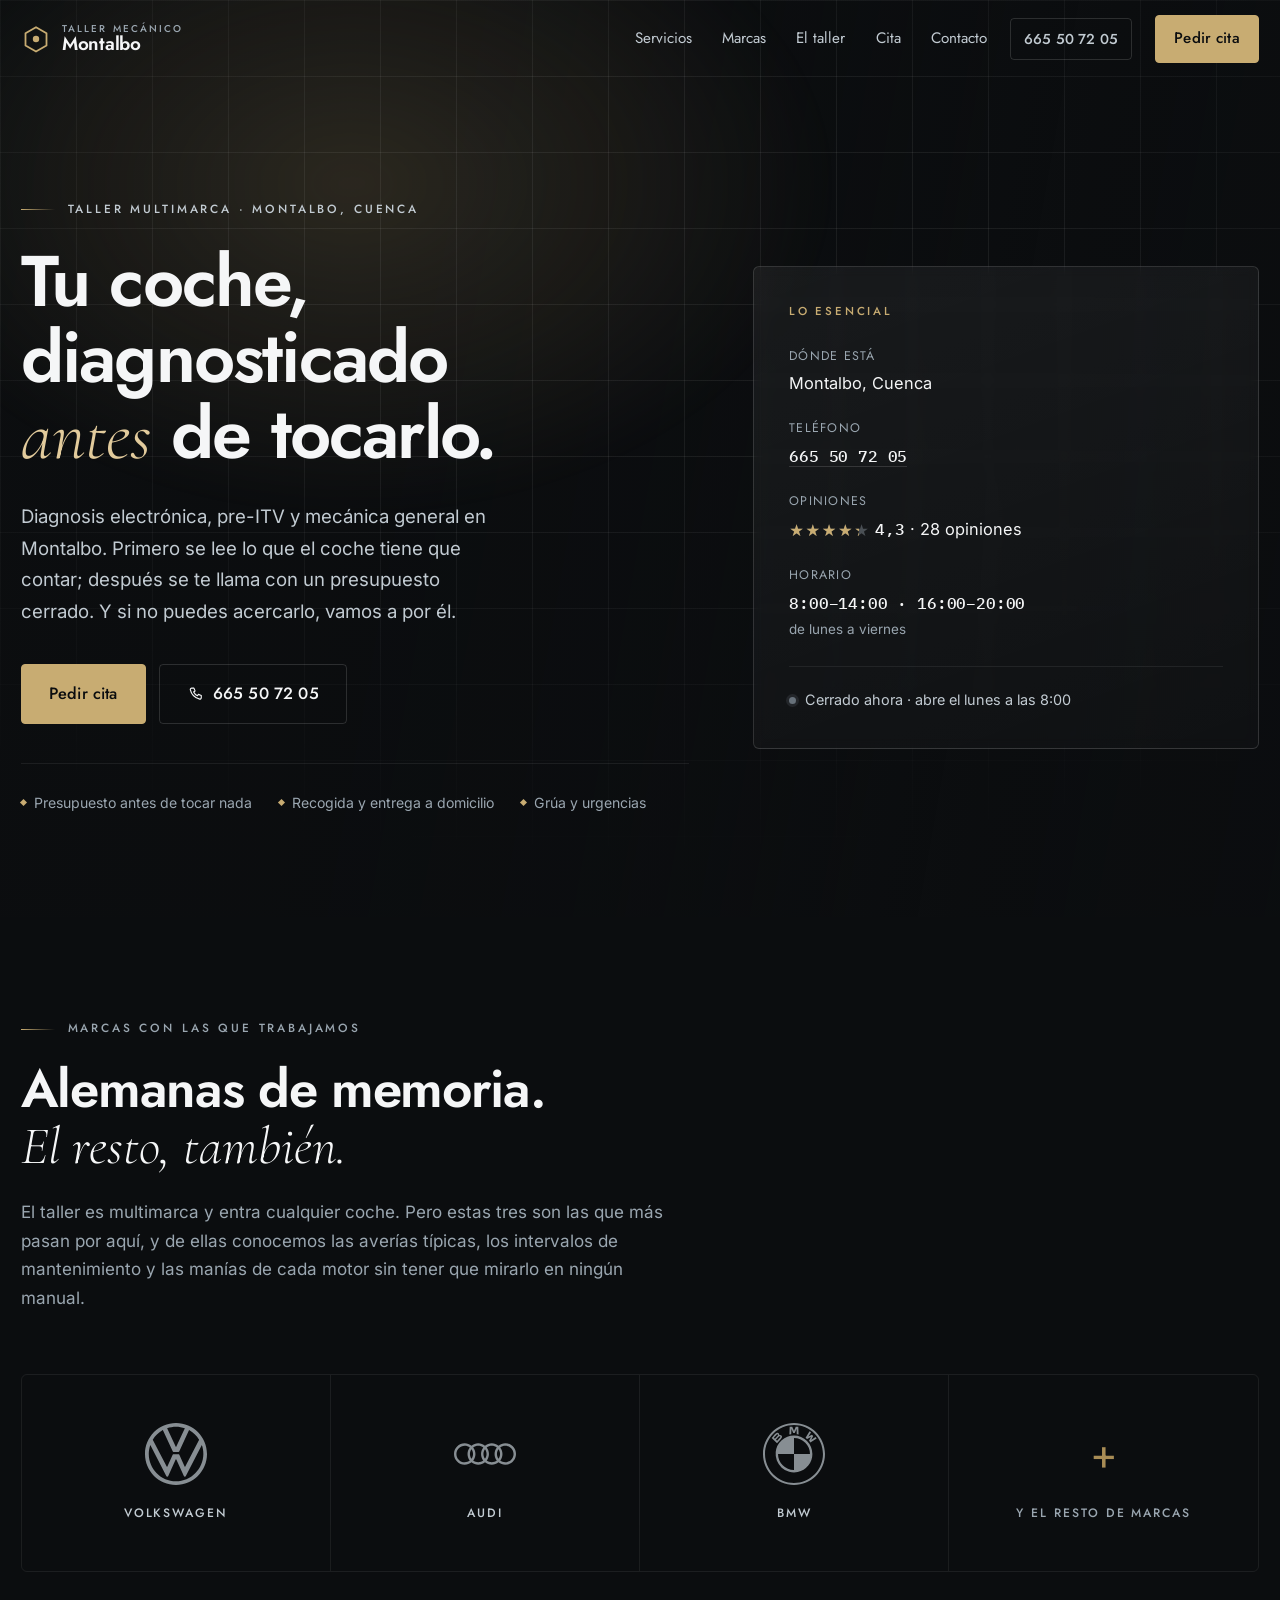
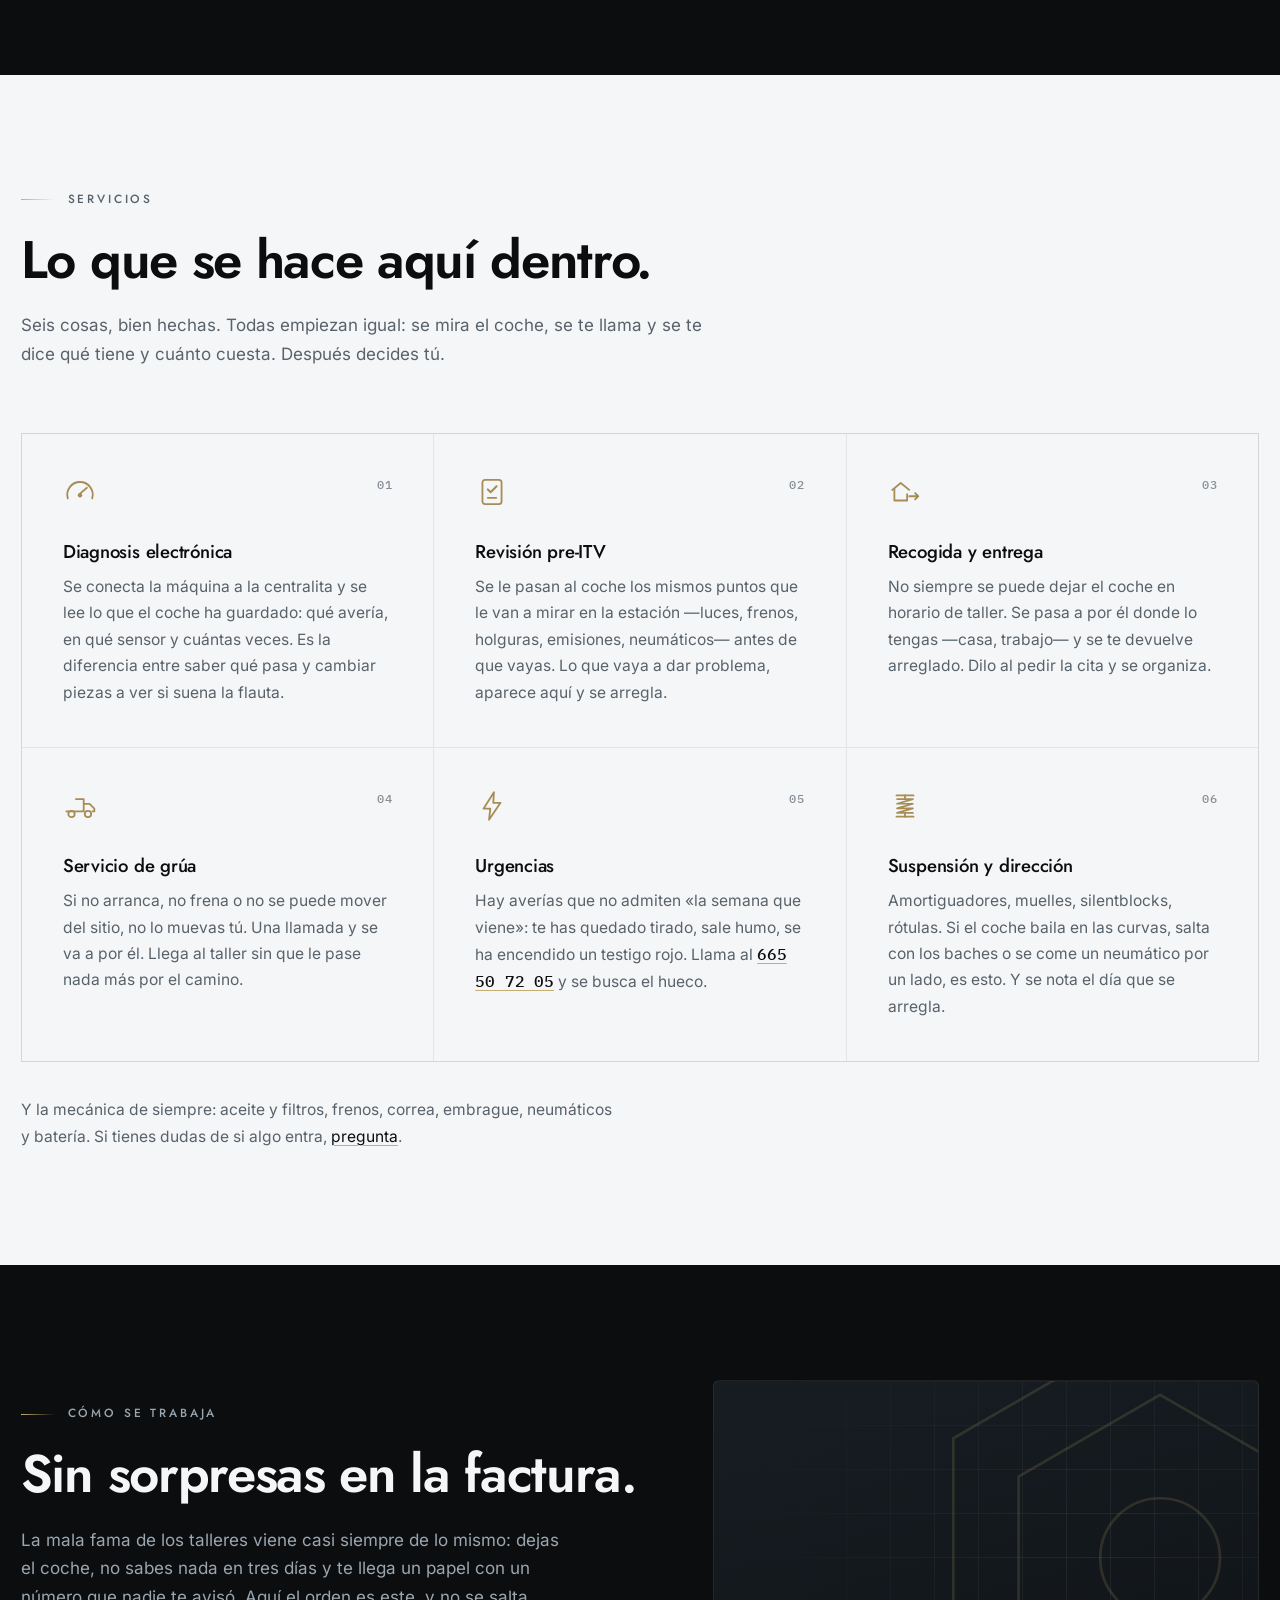
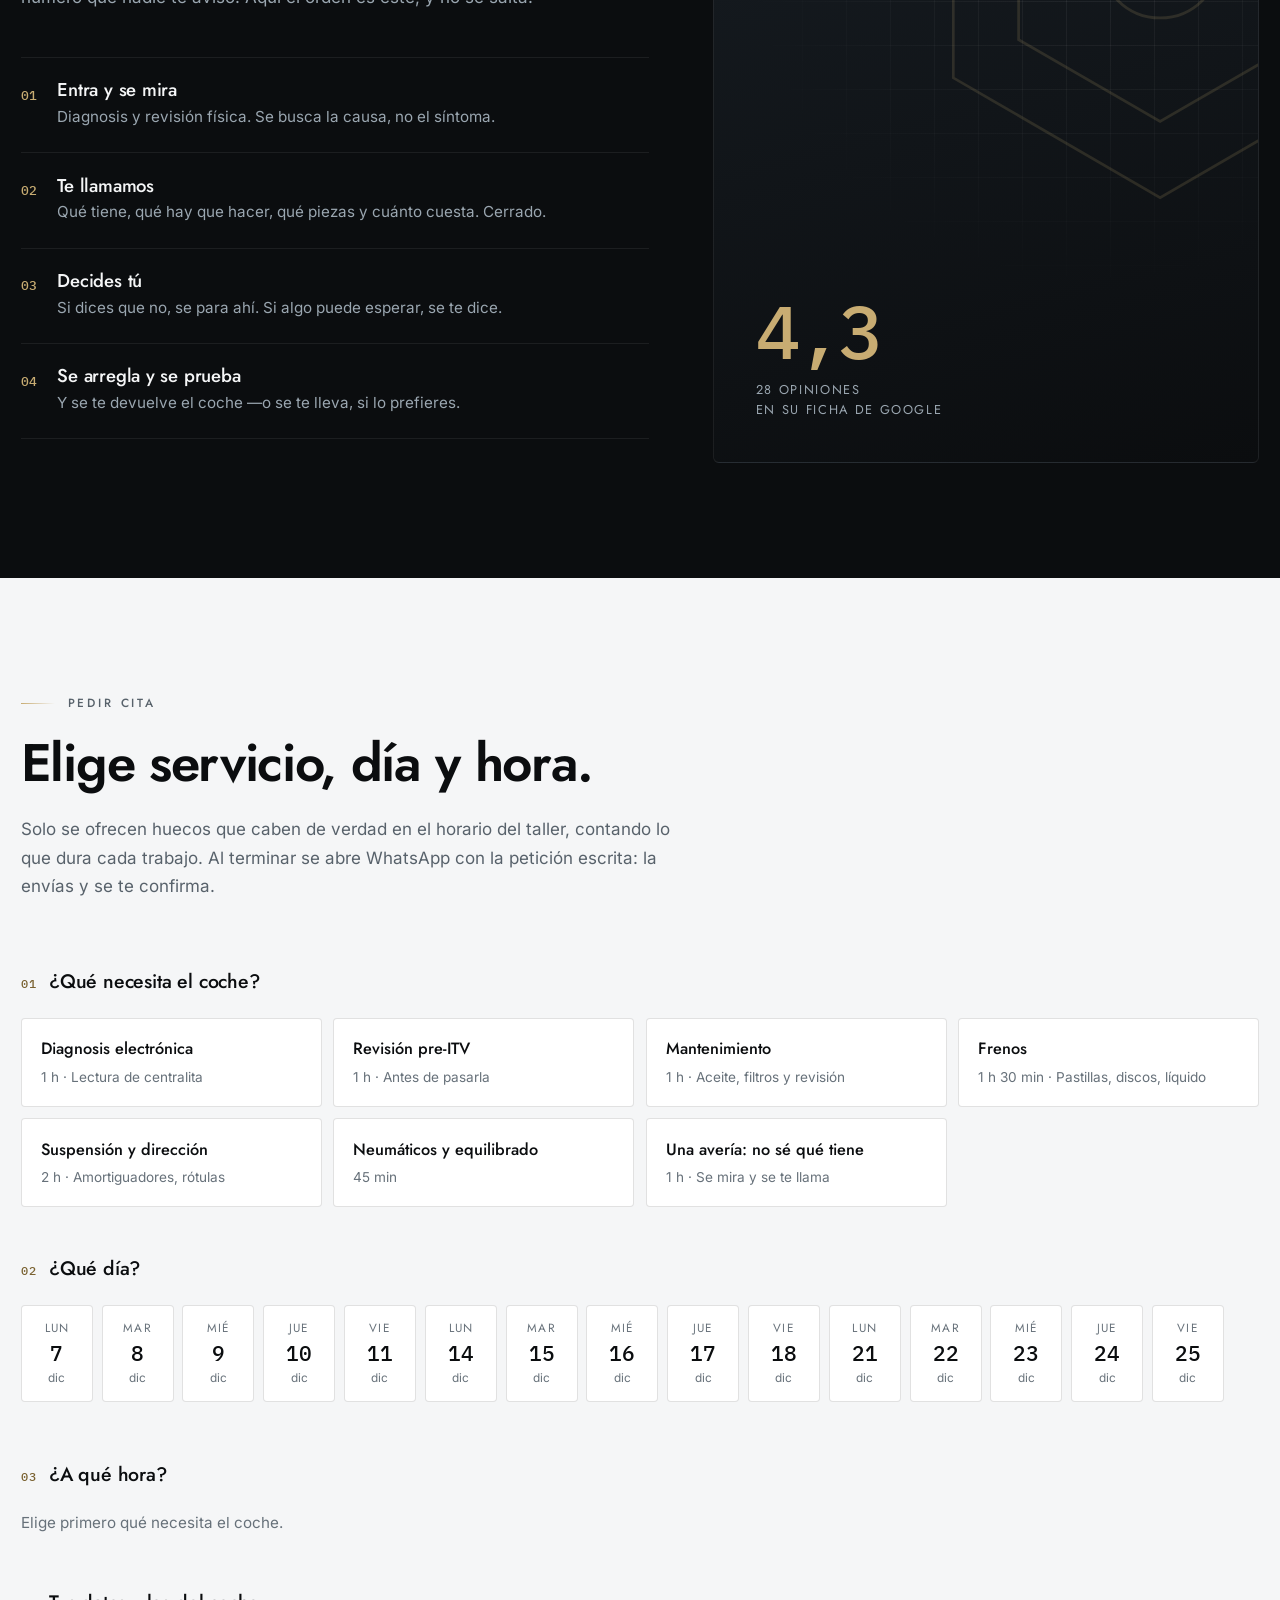
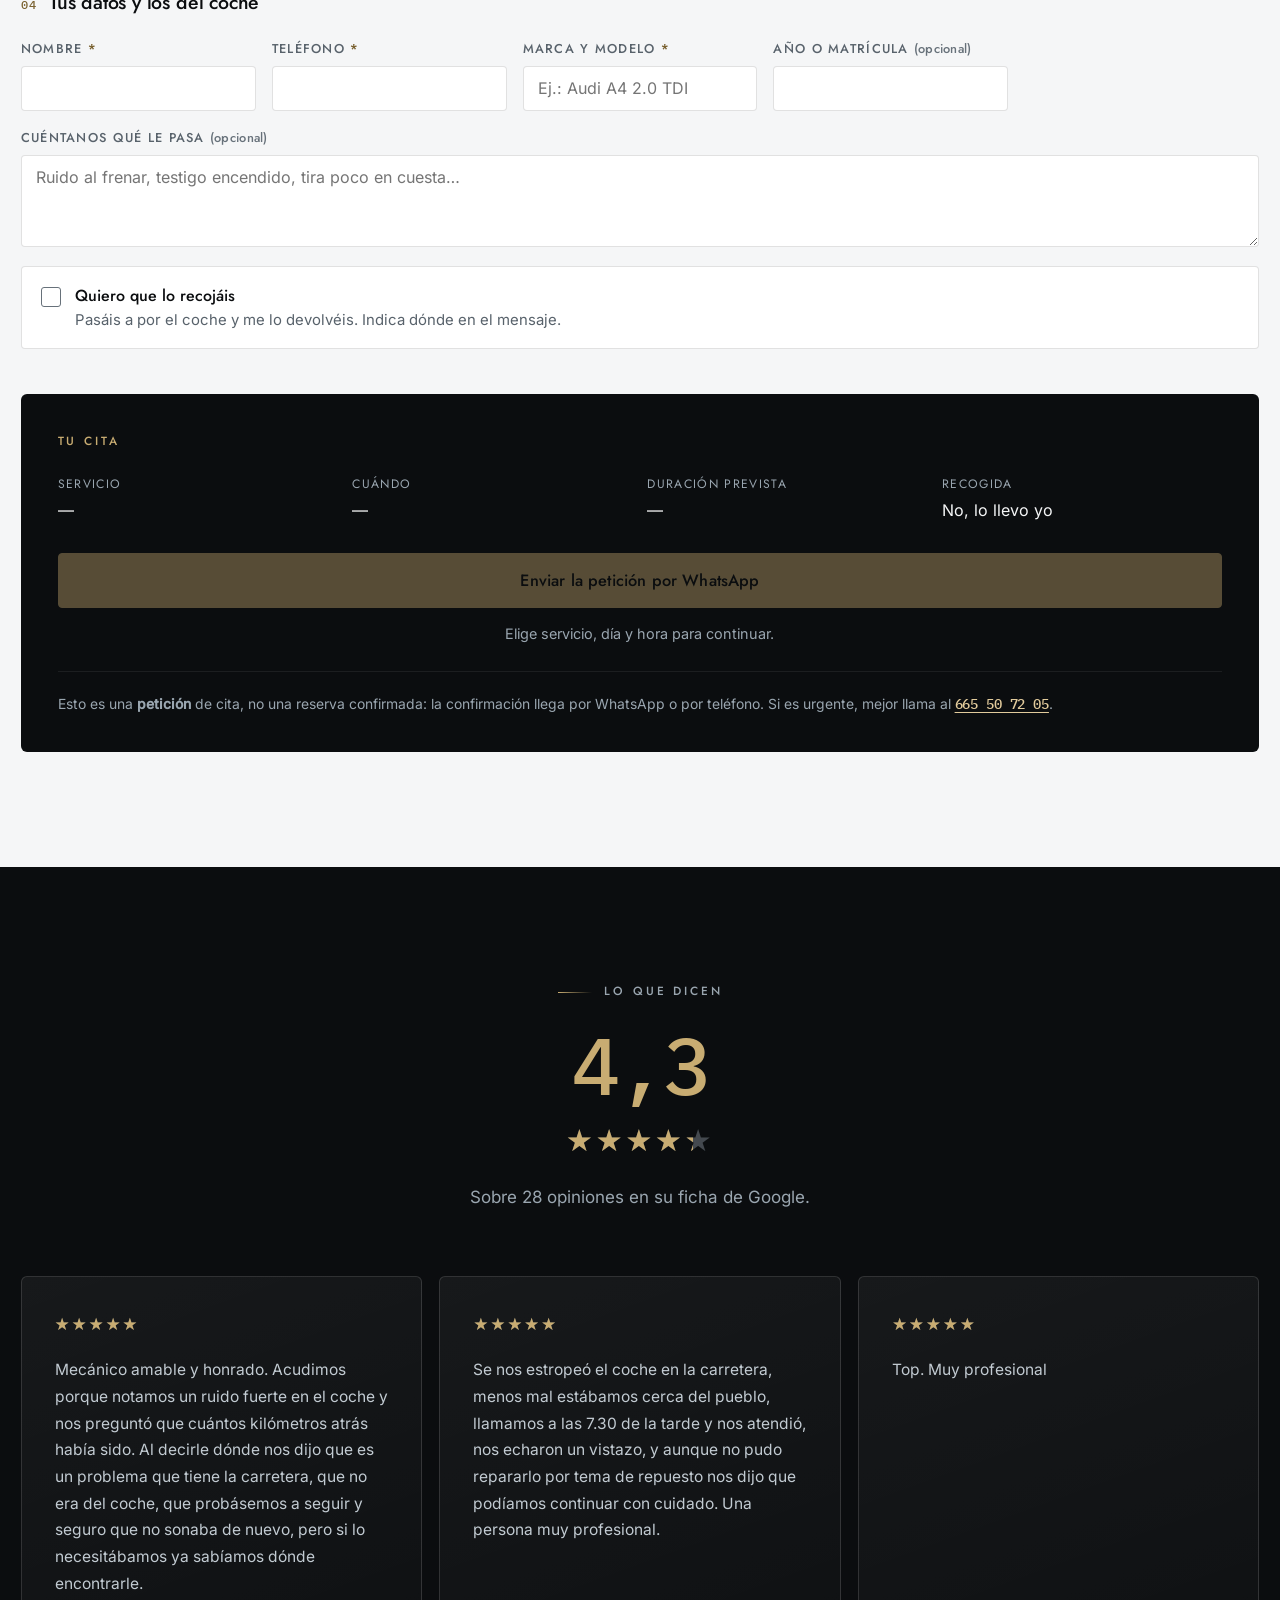
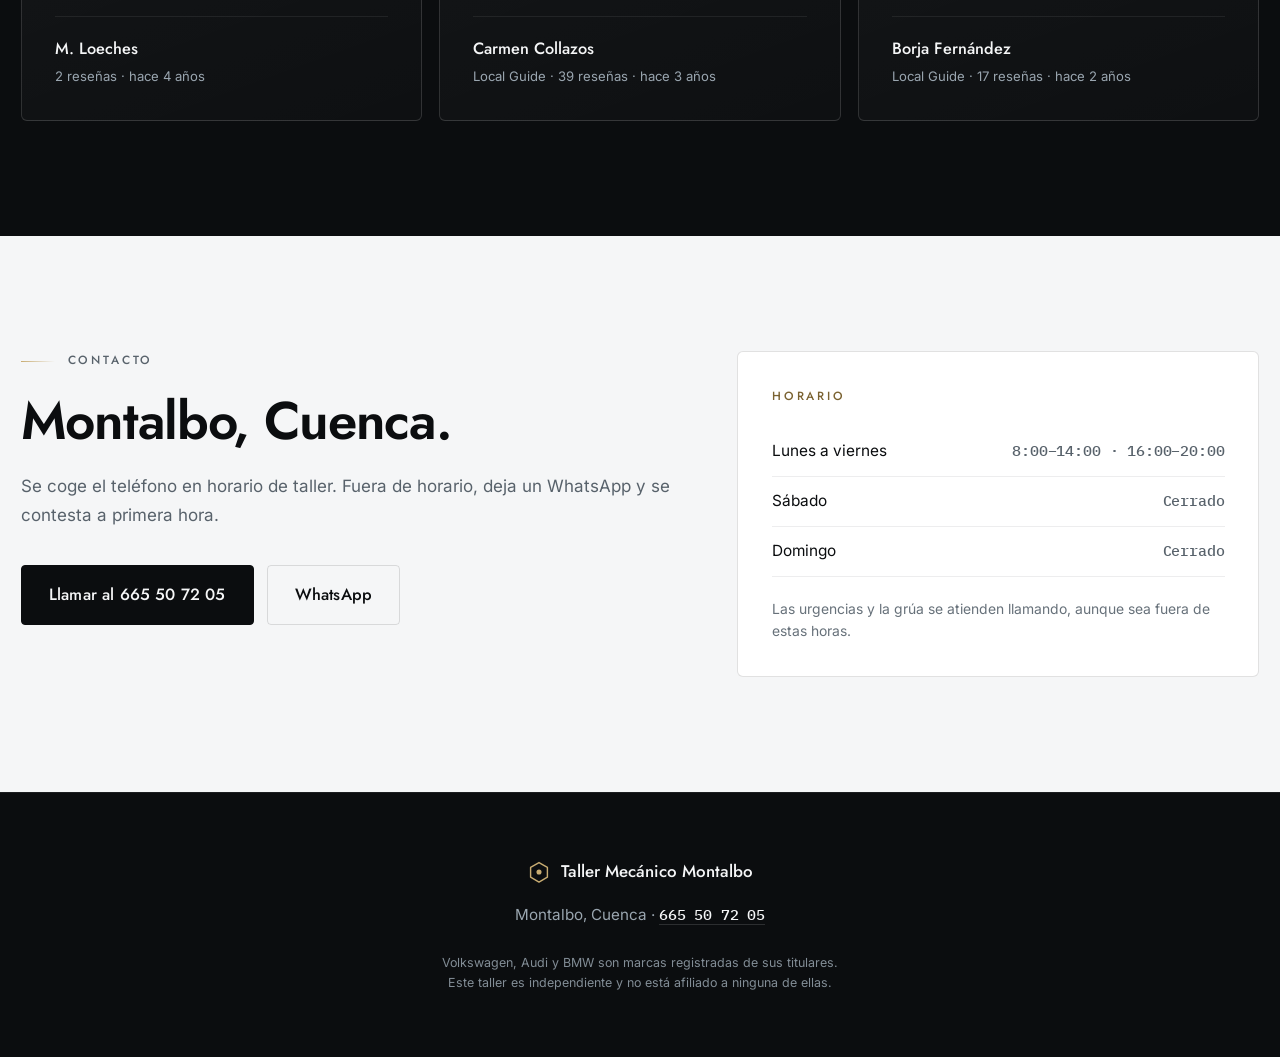
<file: taller-montalbo/index.html>
<!DOCTYPE html>
<html lang="es">
<head>
<meta charset="utf-8">
<meta name="viewport" content="width=device-width, initial-scale=1">
<title>Taller Mecánico Montalbo — Mecánica de precisión en Montalbo, Cuenca</title>
<meta name="description" content="Taller multimarca en Montalbo (Cuenca). Diagnosis electrónica, pre-ITV, suspensión, urgencias, grúa y recogida del coche a domicilio. Especialistas en Volkswagen, Audi y BMW. Pide cita en un minuto.">
<meta name="theme-color" content="#0B0D0F">
<!-- TODO: canonical y og:image absolutos cuando haya dominio -->

<meta property="og:type" content="website">
<meta property="og:site_name" content="Taller Mecánico Montalbo">
<meta property="og:title" content="Taller Mecánico Montalbo — Montalbo, Cuenca">
<meta property="og:description" content="Diagnosis electrónica, pre-ITV, suspensión, urgencias y grúa. Recogemos el coche y te lo devolvemos. Especialistas en Volkswagen, Audi y BMW.">
<meta property="og:locale" content="es_ES">

<link rel="icon" href="data:image/svg+xml,%3Csvg xmlns='http://www.w3.org/2000/svg' viewBox='0 0 32 32'%3E%3Crect width='32' height='32' rx='7' fill='%230B0D0F'/%3E%3Cpath d='M16 6.6 24.1 11.3v9.4L16 25.4 7.9 20.7v-9.4z' fill='none' stroke='%23C8AC72' stroke-width='2.1' stroke-linejoin='round'/%3E%3Ccircle cx='16' cy='16' r='2.7' fill='%23C8AC72'/%3E%3C/svg%3E">

<link rel="stylesheet" href="styles.css">
<!-- Sin <link rel="preload"> para las tipografías: el preload obliga a pedirlas
     en modo CORS y eso las rompe al abrir el sitio con doble clic (file://),
     que es como se revisa aquí. En un dominio real ganaría unos milisegundos;
     no compensa que el cliente lo vea mal en su ordenador. -->

<!-- Se marca que hay JavaScript antes de pintar nada. Las entradas al hacer
     scroll parten de invisible; sin esta clase la página se quedaría en blanco
     si el guion fallara. Con ella, sin JS se ve todo de golpe. -->
<script>document.documentElement.classList.add("js");</script>

<script type="application/ld+json">
{
  "@context": "https://schema.org",
  "@type": "AutoRepair",
  "name": "Taller Mecánico Montalbo",
  "description": "Taller mecánico multimarca en Montalbo (Cuenca). Diagnosis electrónica, revisión pre-ITV, suspensión y dirección, averías urgentes, servicio de grúa y recogida y entrega del vehículo a domicilio.",
  "telephone": "+34665507205",
  "address": {
    "@type": "PostalAddress",
    "addressLocality": "Montalbo",
    "addressRegion": "Cuenca",
    "addressCountry": "ES"
  },
  "areaServed": [
    { "@type": "AdministrativeArea", "name": "Montalbo" },
    { "@type": "AdministrativeArea", "name": "Provincia de Cuenca" }
  ],
  "currenciesAccepted": "EUR",
  "aggregateRating": {
    "@type": "AggregateRating",
    "ratingValue": "4.3",
    "reviewCount": "28",
    "bestRating": "5"
  },
  "openingHoursSpecification": [
    {
      "@type": "OpeningHoursSpecification",
      "dayOfWeek": ["Monday", "Tuesday", "Wednesday", "Thursday", "Friday"],
      "opens": "08:00",
      "closes": "14:00"
    },
    {
      "@type": "OpeningHoursSpecification",
      "dayOfWeek": ["Monday", "Tuesday", "Wednesday", "Thursday", "Friday"],
      "opens": "16:00",
      "closes": "20:00"
    }
  ],
  "review": [
    {
      "@type": "Review",
      "author": { "@type": "Person", "name": "M. Loeches" },
      "reviewRating": { "@type": "Rating", "ratingValue": "5", "bestRating": "5" },
      "reviewBody": "Mecánico amable y honrado. Acudimos porque notamos un ruido fuerte en el coche y nos preguntó que cuántos kilómetros atrás había sido. Al decirle dónde nos dijo que es un problema que tiene la carretera, que no era del coche, que probásemos a seguir y seguro que no sonaba de nuevo, pero si lo necesitábamos ya sabíamos dónde encontrarle."
    },
    {
      "@type": "Review",
      "author": { "@type": "Person", "name": "Carmen Collazos" },
      "reviewRating": { "@type": "Rating", "ratingValue": "5", "bestRating": "5" },
      "reviewBody": "Se nos estropeó el coche en la carretera, menos mal estábamos cerca del pueblo, llamamos a las 7.30 de la tarde y nos atendió, nos echaron un vistazo, y aunque no pudo repararlo por tema de repuesto nos dijo que podíamos continuar con cuidado. Una persona muy profesional."
    },
    {
      "@type": "Review",
      "author": { "@type": "Person", "name": "Borja Fernández" },
      "reviewRating": { "@type": "Rating", "ratingValue": "5", "bestRating": "5" },
      "reviewBody": "Top. Muy profesional"
    }
  ],
  "makesOffer": [
    { "@type": "Offer", "itemOffered": { "@type": "Service", "name": "Diagnosis electrónica" } },
    { "@type": "Offer", "itemOffered": { "@type": "Service", "name": "Revisión pre-ITV" } },
    { "@type": "Offer", "itemOffered": { "@type": "Service", "name": "Recogida y entrega del vehículo" } },
    { "@type": "Offer", "itemOffered": { "@type": "Service", "name": "Servicio de grúa" } },
    { "@type": "Offer", "itemOffered": { "@type": "Service", "name": "Averías urgentes" } },
    { "@type": "Offer", "itemOffered": { "@type": "Service", "name": "Suspensión y dirección" } }
  ]
}
</script>

<!-- Preguntas frecuentes en datos estructurados: es lo que permite que salgan
     desplegables bajo el resultado de Google, ocupando más sitio que el de al lado. -->
<script type="application/ld+json">
{
  "@context": "https://schema.org",
  "@type": "FAQPage",
  "mainEntity": [
    {
      "@type": "Question",
      "name": "¿Cuánto cuesta la reparación?",
      "acceptedAnswer": { "@type": "Answer", "text": "Depende de lo que tenga el coche, y por eso no verás una lista de precios en esta web. Primero se mira, después se te llama con un número cerrado y con lo que incluye. No se toca nada sin que lo hayas aprobado." }
    },
    {
      "@type": "Question",
      "name": "¿Trabajáis solo con Volkswagen, Audi y BMW?",
      "acceptedAnswer": { "@type": "Answer", "text": "No. El taller es multimarca y entra cualquier coche. Lo que pasa es que el grupo Volkswagen-Audi y BMW son los que más pasan por aquí, y de esos conocemos las averías típicas de memoria." }
    },
    {
      "@type": "Question",
      "name": "No puedo acercar el coche. ¿Lo recogéis?",
      "acceptedAnswer": { "@type": "Answer", "text": "Sí. Hay servicio de recogida y entrega: se pasa a por el coche donde lo tengas y se te devuelve arreglado. Y si no arranca o no se puede mover, hay servicio de grúa. Dilo al pedir la cita." }
    },
    {
      "@type": "Question",
      "name": "¿Qué es una revisión pre-ITV y para qué sirve?",
      "acceptedAnswer": { "@type": "Answer", "text": "Es pasarle al coche los mismos puntos que le van a mirar en la ITV —luces, frenos, holguras, emisiones, neumáticos— antes de que vayas. Si algo va a dar problema, aparece aquí y se arregla. Sale más barato que volver una segunda vez." }
    },
    {
      "@type": "Question",
      "name": "Se me ha encendido un testigo en el salpicadero. ¿Es urgente?",
      "acceptedAnswer": { "@type": "Answer", "text": "Si es rojo, para el coche y llama. Si es amarillo, normalmente puedes llegar hasta el taller, pero no lo dejes: la diagnosis electrónica lee la centralita y dice exactamente qué avería ha guardado en vez de ir cambiando piezas a ver si suena la flauta." }
    },
    {
      "@type": "Question",
      "name": "¿Hace falta pedir cita?",
      "acceptedAnswer": { "@type": "Answer", "text": "Para revisiones y mantenimiento, sí: así el coche entra a la hora y no se queda esperando. Para una avería urgente, llama directamente al 665 50 72 05 y se busca el hueco." }
    }
  ]
}
</script>
</head>

<body>
<a class="saltar" href="#principal">Saltar al contenido</a>

<!-- ══════════════ Cabecera ══════════════ -->
<header class="cabecera" id="cabecera">
  <div class="env cabecera__caja">
    <a class="marca" href="#" aria-label="Taller Mecánico Montalbo — inicio">
      <svg class="marca__mm" viewBox="0 0 32 32" aria-hidden="true">
        <path d="M16 3.4 27.2 9.9v13L16 29.4 4.8 22.9v-13z" fill="none" stroke="currentColor" stroke-width="1.9" stroke-linejoin="round"/>
        <circle cx="16" cy="16" r="3.4" fill="currentColor"/>
      </svg>
      <span class="marca__txt">
        <span class="marca__1">Taller Mecánico</span>
        <span class="marca__2">Montalbo</span>
      </span>
    </a>

    <nav class="menu" id="menu" aria-label="Principal">
      <a href="#servicios">Servicios</a>
      <a href="#marcas">Marcas</a>
      <a href="#taller">El taller</a>
      <a href="#cita">Cita</a>
      <a href="#contacto">Contacto</a>
      <a class="bo bo--fino" href="tel:+34665507205">665 50 72 05</a>
      <a class="bo bo--oro" href="#cita">Pedir cita</a>
    </nav>

    <button class="hamb" id="hamb" aria-label="Abrir menú" aria-expanded="false" aria-controls="menu">
      <span></span><span></span><span></span>
    </button>
  </div>
</header>

<main id="principal">

<!-- ══════════════ Portada ══════════════ -->
<section class="port">
  <div class="port__foto" aria-hidden="true"></div>
  <div class="port__velo" aria-hidden="true"></div>
  <div class="port__luz" aria-hidden="true"></div>
  <div class="port__reja" aria-hidden="true"></div>

  <div class="env port__caja">
    <div class="port__texto">
      <p class="ojo ojo--cl" data-surge>
        <span class="ojo__raya" aria-hidden="true"></span>
        Taller multimarca · Montalbo, Cuenca
      </p>

      <h1 data-surge>Tu coche, diagnosticado <em>antes</em> de tocarlo.</h1>

      <p class="port__bajada" data-surge>
        Diagnosis electrónica, pre-ITV y mecánica general en Montalbo. Primero se
        lee lo que el coche tiene que contar; después se te llama con un
        presupuesto cerrado. Y si no puedes acercarlo, vamos a por él.
      </p>

      <div class="port__bos" data-surge>
        <a class="bo bo--oro bo--grande" href="#cita">Pedir cita</a>
        <a class="bo bo--claro bo--grande" href="tel:+34665507205">
          <svg viewBox="0 0 24 24" aria-hidden="true" class="bo__ic">
            <path d="M6.6 3h3.1l1.6 4-2 1.5a12 12 0 0 0 5.2 5.2l1.5-2 4 1.6v3.1a2 2 0 0 1-2.2 2A17.6 17.6 0 0 1 4.6 5.2 2 2 0 0 1 6.6 3z" fill="none" stroke="currentColor" stroke-width="1.6" stroke-linejoin="round"/>
          </svg>
          665 50 72 05
        </a>
      </div>

      <ul class="port__sellos" data-surge>
        <li>Presupuesto antes de tocar nada</li>
        <li>Recogida y entrega a domicilio</li>
        <li>Grúa y urgencias</li>
      </ul>
    </div>

    <!-- Lo esencial: los cuatro datos que la gente busca de verdad, sin
         obligarles a bajar. El estado de apertura lo calcula script.js. -->
    <aside class="ficha" data-surge aria-label="Datos del taller">
      <p class="ficha__tit">Lo esencial</p>

      <dl class="ficha__lista">
        <div class="ficha__it">
          <dt>Dónde está</dt>
          <dd>Montalbo, Cuenca</dd>
        </div>
        <div class="ficha__it">
          <dt>Teléfono</dt>
          <dd><a class="mono" href="tel:+34665507205">665 50 72 05</a></dd>
        </div>
        <div class="ficha__it">
          <dt>Opiniones</dt>
          <dd>
            <span class="estrellas" role="img" aria-label="4,3 sobre 5">
              <span class="estrellas__llenas" style="--n:86%"></span>
            </span>
            <span class="mono">4,3</span> · 28 opiniones
          </dd>
        </div>
        <div class="ficha__it">
          <dt>Horario</dt>
          <dd>
            <span class="mono">8:00–14:00 · 16:00–20:00</span>
            <span class="ficha__dias">de lunes a viernes</span>
          </dd>
        </div>
      </dl>

      <p class="estado" id="estado" hidden>
        <span class="estado__punto" aria-hidden="true"></span>
        <span id="estadoTxt"></span>
      </p>
    </aside>
  </div>
</section>

<!-- ══════════════ Marcas ══════════════ -->
<section class="sec sec--oscura marcas" id="marcas">
  <div class="env">
    <div class="marcas__cab">
      <p class="ojo ojo--cl" data-surge><span class="ojo__raya" aria-hidden="true"></span>Marcas con las que trabajamos</p>
      <h2 data-surge>Alemanas de memoria. <em>El resto, también.</em></h2>
      <p class="marcas__baj" data-surge>
        El taller es multimarca y entra cualquier coche. Pero estas tres son las
        que más pasan por aquí, y de ellas conocemos las averías típicas, los
        intervalos de mantenimiento y las manías de cada motor sin tener que
        mirarlo en ningún manual.
      </p>
    </div>

    <ul class="tira" data-surge>
      <!-- Los logos van aquí en línea y no como <img src="…svg">: un SVG cargado
           con <img> es un documento aparte y su currentColor resuelve a negro,
           así que no habría forma de darles color desde el CSS. Con máscara CSS
           sí se podría, pero mask-image exige CORS y se rompe al abrir el sitio
           con doble clic (file://). En línea funcionan en los dos casos. El
           nombre de cada marca lo pone el <span> de debajo. -->
      <li class="tira__it">
        <svg class="tira__logo" viewBox="0 0 24 24" aria-hidden="true"><path d="M12 0C5.36 0 0 5.36 0 12S5.36 24 12 24 24 18.64 24 12 18.64 0 12 0M12 1.41C13.2 1.41 14.36 1.63 15.43 2L12.13 9.13C12.09 9.17 12.09 9.26 12 9.26S11.91 9.17 11.87 9.13L8.57 2C9.64 1.63 10.8 1.42 12 1.42M6.9 2.74L10.72 10.97C10.8 11.14 10.89 11.19 11 11.19H13C13.12 11.19 13.2 11.14 13.29 10.97L17.06 2.74C18.64 3.64 20 4.93 20.96 6.47L15.6 16.84C15.56 16.93 15.5 16.97 15.47 16.97C15.39 16.97 15.39 16.89 15.34 16.84L13.29 12.3C13.2 12.13 13.12 12.09 13 12.09H11C10.89 12.09 10.8 12.13 10.71 12.3L8.66 16.84C8.61 16.89 8.62 16.97 8.53 16.97C8.44 16.97 8.44 16.89 8.4 16.84L3 6.47C3.94 4.93 5.32 3.64 6.9 2.74M2.06 8.53L8.23 20.53C8.31 20.7 8.4 20.83 8.62 20.83C8.83 20.83 8.91 20.7 9 20.53L11.87 14.14C11.91 14.06 11.96 14 12 14C12.09 14 12.09 14.1 12.13 14.14L15.04 20.53C15.13 20.7 15.21 20.83 15.43 20.83C15.64 20.83 15.73 20.7 15.81 20.53L22 8.53C22.37 9.6 22.59 10.76 22.59 12C22.54 17.79 17.79 22.59 12 22.59C6.21 22.59 1.46 17.79 1.46 12C1.46 10.8 1.67 9.65 2.06 8.53Z"/></svg>
        <span>Volkswagen</span>
      </li>
      <li class="tira__it">
        <svg class="tira__logo" viewBox="0 0 24 24" aria-hidden="true"><path d="M19.848,7.848c-0.992,0-1.902,0.348-2.616,0.928c-0.714-0.58-1.624-0.928-2.616-0.928 c-0.992,0-1.902,0.348-2.616,0.928c-0.714-0.58-1.624-0.928-2.616-0.928c-0.992,0-1.902,0.348-2.616,0.928 c-0.714-0.58-1.624-0.928-2.616-0.928C1.859,7.848,0,9.707,0,12s1.859,4.152,4.152,4.152c0.992,0,1.902-0.348,2.616-0.928 c0.714,0.58,1.624,0.928,2.616,0.928c0.992,0,1.902-0.348,2.616-0.928c0.714,0.58,1.624,0.928,2.616,0.928 c0.992,0,1.902-0.348,2.616-0.928c0.714,0.58,1.624,0.928,2.616,0.928C22.141,16.152,24,14.293,24,12S22.141,7.848,19.848,7.848z M17.232,13.866c-0.376-0.526-0.598-1.17-0.598-1.866c0-0.696,0.222-1.34,0.598-1.866c0.376,0.526,0.598,1.17,0.598,1.866 C17.83,12.696,17.608,13.34,17.232,13.866z M12,13.866c-0.376-0.526-0.598-1.17-0.598-1.866c0-0.696,0.222-1.34,0.598-1.866 c0.376,0.526,0.598,1.17,0.598,1.866C12.598,12.696,12.376,13.34,12,13.866z M6.768,13.866C6.392,13.34,6.17,12.696,6.17,12 c0-0.696,0.222-1.34,0.598-1.866C7.144,10.66,7.366,11.304,7.366,12C7.366,12.696,7.144,13.34,6.768,13.866z M0.938,12 c0-1.775,1.439-3.214,3.214-3.214c0.736,0,1.414,0.248,1.956,0.665C5.56,10.154,5.232,11.039,5.232,12 c0,0.961,0.328,1.846,0.876,2.549c-0.542,0.416-1.22,0.665-1.956,0.665C2.377,15.214,0.938,13.775,0.938,12z M7.428,14.549 C7.976,13.846,8.304,12.961,8.304,12c0-0.961-0.328-1.846-0.876-2.549c0.542-0.416,1.22-0.665,1.956-0.665 c0.736,0,1.414,0.248,1.956,0.665c-0.549,0.704-0.876,1.588-0.876,2.549c0,0.961,0.328,1.846,0.876,2.549 c-0.542,0.416-1.22,0.665-1.956,0.665C8.648,15.214,7.97,14.966,7.428,14.549z M12.66,14.549c0.549-0.704,0.876-1.588,0.876-2.549 c0-0.961-0.328-1.846-0.876-2.55c0.542-0.416,1.22-0.665,1.956-0.665s1.414,0.248,1.956,0.665 c-0.549,0.704-0.876,1.588-0.876,2.549c0,0.961,0.328,1.846,0.876,2.549c-0.542,0.416-1.22,0.665-1.956,0.665 C13.88,15.214,13.202,14.966,12.66,14.549z M19.848,15.214c-0.736,0-1.414-0.248-1.956-0.665c0.548-0.704,0.876-1.588,0.876-2.549 c0-0.961-0.328-1.846-0.876-2.549c0.542-0.416,1.22-0.665,1.956-0.665c1.775,0,3.214,1.439,3.214,3.214 S21.623,15.214,19.848,15.214z"/></svg>
        <span>Audi</span>
      </li>
      <li class="tira__it">
        <svg class="tira__logo" viewBox="0 0 24 24" aria-hidden="true"><path d="M12 0C5.373 0 0 5.373 0 12s5.373 12 12 12 12-5.373 12-12S18.627 0 12 0zm0 .78C18.196.78 23.219 5.803 23.219 12c0 6.196-5.022 11.219-11.219 11.219C5.803 23.219.781 18.196.781 12S5.804.78 12 .78zm-.678.63c-.33.014-.66.042-.992.078l-.107 2.944a9.95 9.95 0 0 1 .71-.094l.07-1.988-.013-.137.043.13.664 1.489h.606l.664-1.488.04-.131-.01.137.07 1.988c.232.022.473.054.71.094l-.109-2.944a14.746 14.746 0 0 0-.992-.078l-.653 1.625-.023.12-.023-.12-.655-1.625zm6.696 1.824l-1.543 2.428c.195.15.452.371.617.522l1.453-.754.092-.069-.069.094-.752 1.453c.163.175.398.458.53.63l2.43-1.544a16.135 16.135 0 0 0-.46-.568L18.777 6.44l-.105.092.078-.115.68-1.356-.48-.48-1.356.68-.115.078.091-.106 1.018-1.539c-.18-.152-.351-.291-.57-.46zM5.5 3.785c-.36.037-.638.283-1.393 1.125a18.97 18.97 0 0 0-.757.914l2.074 1.967c.687-.76.966-1.042 1.508-1.613.383-.405.6-.87.216-1.317-.208-.242-.558-.295-.85-.175l-.028.01.01-.026a.7.7 0 0 0-.243-.734.724.724 0 0 0-.537-.15zm.006.615c.136-.037.277.06.308.2.032.14-.056.272-.154.382-.22.25-1.031 1.098-1.031 1.098l-.402-.383c.417-.51.861-.974 1.062-1.158a.55.55 0 0 1 .217-.139zM12 4.883a7.114 7.114 0 0 0-7.08 6.388v.002a7.122 7.122 0 0 0 8.516 7.697 7.112 7.112 0 0 0 5.68-6.97A7.122 7.122 0 0 0 12 4.885v-.002zm-5.537.242c.047 0 .096.013.14.043.088.059.128.16.106.26-.026.119-.125.231-.205.318l-1.045 1.12-.42-.4s.787-.832 1.045-1.099c.102-.106.168-.17.238-.205a.331.331 0 0 1 .14-.037zM12 5.818A6.175 6.175 0 0 1 18.182 12H12v6.182A6.175 6.175 0 0 1 5.818 12H12V5.818Z"/></svg>
        <span>BMW</span>
      </li>
      <li class="tira__it tira__it--mas">
        <span class="tira__mas" aria-hidden="true">+</span>
        <span>y el resto de marcas</span>
      </li>
    </ul>
  </div>
</section>

<!-- ══════════════ Servicios ══════════════ -->
<section class="sec sec--clara" id="servicios">
  <div class="env">
    <div class="cab">
      <p class="ojo" data-surge><span class="ojo__raya" aria-hidden="true"></span>Servicios</p>
      <h2 data-surge>Lo que se hace aquí dentro.</h2>
      <p class="cab__baj" data-surge>
        Seis cosas, bien hechas. Todas empiezan igual: se mira el coche, se te
        llama y se te dice qué tiene y cuánto cuesta. Después decides tú.
      </p>
    </div>

    <ul class="servs">
      <li class="serv" data-surge>
        <span class="serv__n mono" aria-hidden="true">01</span>
        <svg class="serv__ic" viewBox="0 0 32 32" aria-hidden="true">
          <path d="M4.5 22a12 12 0 1 1 23 0" fill="none" stroke="currentColor" stroke-width="1.7" stroke-linecap="round"/>
          <path d="M16 17.5 22.5 12" fill="none" stroke="currentColor" stroke-width="1.7" stroke-linecap="round"/>
          <circle cx="16" cy="19" r="2.1" fill="currentColor"/>
        </svg>
        <h3>Diagnosis electrónica</h3>
        <p>
          Se conecta la máquina a la centralita y se lee lo que el coche ha
          guardado: qué avería, en qué sensor y cuántas veces. Es la diferencia
          entre saber qué pasa y cambiar piezas a ver si suena la flauta.
        </p>
      </li>

      <li class="serv" data-surge>
        <span class="serv__n mono" aria-hidden="true">02</span>
        <svg class="serv__ic" viewBox="0 0 32 32" aria-hidden="true">
          <rect x="7" y="4.5" width="18" height="23" rx="2.5" fill="none" stroke="currentColor" stroke-width="1.7"/>
          <path d="M12 13.5l2.7 2.7 5.6-5.6" fill="none" stroke="currentColor" stroke-width="1.9" stroke-linecap="round" stroke-linejoin="round"/>
          <path d="M12 21.5h8" fill="none" stroke="currentColor" stroke-width="1.7" stroke-linecap="round"/>
        </svg>
        <h3>Revisión pre-ITV</h3>
        <p>
          Se le pasan al coche los mismos puntos que le van a mirar en la
          estación —luces, frenos, holguras, emisiones, neumáticos— antes de que
          vayas. Lo que vaya a dar problema, aparece aquí y se arregla.
        </p>
      </li>

      <li class="serv" data-surge>
        <span class="serv__n mono" aria-hidden="true">03</span>
        <svg class="serv__ic" viewBox="0 0 32 32" aria-hidden="true">
          <path d="M3.5 14.5 12 7.5l8.5 7" fill="none" stroke="currentColor" stroke-width="1.7" stroke-linejoin="round"/>
          <path d="M6 12.8V24h12v-6.5" fill="none" stroke="currentColor" stroke-width="1.7" stroke-linejoin="round"/>
          <path d="M20 20h8.5m0 0-3-3m3 3-3 3" fill="none" stroke="currentColor" stroke-width="1.7" stroke-linecap="round" stroke-linejoin="round"/>
        </svg>
        <h3>Recogida y entrega</h3>
        <p>
          No siempre se puede dejar el coche en horario de taller. Se pasa a por
          él donde lo tengas —casa, trabajo— y se te devuelve arreglado. Dilo al
          pedir la cita y se organiza.
        </p>
      </li>

      <li class="serv" data-surge>
        <span class="serv__n mono" aria-hidden="true">04</span>
        <svg class="serv__ic" viewBox="0 0 32 32" aria-hidden="true">
          <path d="M2.5 21h17v-7h5.5l4.5 4.5V21h-2.5" fill="none" stroke="currentColor" stroke-width="1.7" stroke-linejoin="round"/>
          <path d="M19.5 14V9.5h-8" fill="none" stroke="currentColor" stroke-width="1.7" stroke-linejoin="round"/>
          <circle cx="8" cy="23.5" r="3" fill="none" stroke="currentColor" stroke-width="1.7"/>
          <circle cx="23.5" cy="23.5" r="3" fill="none" stroke="currentColor" stroke-width="1.7"/>
        </svg>
        <h3>Servicio de grúa</h3>
        <p>
          Si no arranca, no frena o no se puede mover del sitio, no lo muevas
          tú. Una llamada y se va a por él. Llega al taller sin que le pase nada
          más por el camino.
        </p>
      </li>

      <li class="serv" data-surge>
        <span class="serv__n mono" aria-hidden="true">05</span>
        <svg class="serv__ic" viewBox="0 0 32 32" aria-hidden="true">
          <path d="M17.8 3 8 18.5h6.4L13.2 29 24 13h-6.8z" fill="none" stroke="currentColor" stroke-width="1.7" stroke-linejoin="round"/>
        </svg>
        <h3>Urgencias</h3>
        <p>
          Hay averías que no admiten «la semana que viene»: te has quedado
          tirado, sale humo, se ha encendido un testigo rojo. Llama al
          <a class="mono" href="tel:+34665507205">665 50 72 05</a> y se busca el hueco.
        </p>
      </li>

      <li class="serv" data-surge>
        <span class="serv__n mono" aria-hidden="true">06</span>
        <svg class="serv__ic" viewBox="0 0 32 32" aria-hidden="true">
          <path d="M8 6h16M8 26h16" fill="none" stroke="currentColor" stroke-width="1.7" stroke-linecap="round"/>
          <path d="M16 6v3.5M16 22.5v3.5" fill="none" stroke="currentColor" stroke-width="1.7" stroke-linecap="round"/>
          <path d="M8.5 9.5h15l-15 4.4h15l-15 4.3h15l-15 4.3h15" fill="none" stroke="currentColor" stroke-width="1.6" stroke-linejoin="round" stroke-linecap="round"/>
        </svg>
        <h3>Suspensión y dirección</h3>
        <p>
          Amortiguadores, muelles, silentblocks, rótulas. Si el coche baila en
          las curvas, salta con los baches o se come un neumático por un lado,
          es esto. Y se nota el día que se arregla.
        </p>
      </li>
    </ul>

    <p class="servs__pie" data-surge>
      Y la mecánica de siempre: aceite y filtros, frenos, correa, embrague,
      neumáticos y batería. Si tienes dudas de si algo entra,
      <a href="tel:+34665507205">pregunta</a>.
    </p>
  </div>
</section>

<!-- ══════════════ Cómo se trabaja ══════════════ -->
<section class="sec sec--oscura" id="taller">
  <div class="env pasos__caja">
    <div class="pasos__texto">
      <p class="ojo ojo--cl" data-surge><span class="ojo__raya" aria-hidden="true"></span>Cómo se trabaja</p>
      <h2 data-surge>Sin sorpresas en la factura.</h2>
      <p class="pasos__baj" data-surge>
        La mala fama de los talleres viene casi siempre de lo mismo: dejas el
        coche, no sabes nada en tres días y te llega un papel con un número que
        nadie te avisó. Aquí el orden es este, y no se salta.
      </p>

      <ol class="pasos" data-surge>
        <li>
          <span class="pasos__n mono">01</span>
          <div>
            <h3>Entra y se mira</h3>
            <p>Diagnosis y revisión física. Se busca la causa, no el síntoma.</p>
          </div>
        </li>
        <li>
          <span class="pasos__n mono">02</span>
          <div>
            <h3>Te llamamos</h3>
            <p>Qué tiene, qué hay que hacer, qué piezas y cuánto cuesta. Cerrado.</p>
          </div>
        </li>
        <li>
          <span class="pasos__n mono">03</span>
          <div>
            <h3>Decides tú</h3>
            <p>Si dices que no, se para ahí. Si algo puede esperar, se te dice.</p>
          </div>
        </li>
        <li>
          <span class="pasos__n mono">04</span>
          <div>
            <h3>Se arregla y se prueba</h3>
            <p>Y se te devuelve el coche —o se te lleva, si lo prefieres.</p>
          </div>
        </li>
      </ol>
    </div>

    <!-- TODO FOTO: cuando llegue la foto del interior del taller, sustituir
         todo este bloque .lienzo por:
         <figure class="foto"><img src="img/taller.jpg" alt="Interior del taller" width="1200" height="800"></figure>
         Los estilos de .foto ya están escritos en styles.css. -->
    <aside class="lienzo" data-surge aria-hidden="true">
      <div class="lienzo__reja"></div>
      <div class="lienzo__dato">
        <span class="lienzo__cifra mono">4,3</span>
        <span class="lienzo__pie">28 opiniones<br>en su ficha de Google</span>
      </div>
      <svg class="lienzo__hex" viewBox="0 0 200 200">
        <path d="M100 12 176 56v88l-76 44-76-44V56z" fill="none" stroke="currentColor" stroke-width="1"/>
        <path d="M100 40 152 70v60l-52 30-52-30V70z" fill="none" stroke="currentColor" stroke-width="1"/>
        <circle cx="100" cy="100" r="22" fill="none" stroke="currentColor" stroke-width="1"/>
      </svg>
    </aside>
  </div>
</section>

<!-- ══════════════ Cita ══════════════ -->
<section class="sec sec--clara" id="cita">
  <div class="env">
    <div class="cab">
      <p class="ojo" data-surge><span class="ojo__raya" aria-hidden="true"></span>Pedir cita</p>
      <h2 data-surge>Elige servicio, día y hora.</h2>
      <p class="cab__baj" data-surge>
        Solo se ofrecen huecos que caben de verdad en el horario del taller,
        contando lo que dura cada trabajo. Al terminar se abre WhatsApp con la
        petición escrita: la envías y se te confirma.
      </p>
    </div>

    <form class="cita" id="formCita" novalidate>
      <!-- 1 · Servicio -->
      <fieldset class="paso">
        <legend><span class="paso__n mono">01</span> ¿Qué necesita el coche?</legend>
        <ul class="rejilla" id="listaServicios"></ul>
      </fieldset>

      <!-- 2 · Día -->
      <fieldset class="paso">
        <legend><span class="paso__n mono">02</span> ¿Qué día?</legend>
        <ul class="dias" id="listaDias"></ul>
      </fieldset>

      <!-- 3 · Hora -->
      <fieldset class="paso">
        <legend><span class="paso__n mono">03</span> ¿A qué hora?</legend>
        <p class="aviso" id="avisoHoras"></p>
        <ul class="horas" id="listaHoras"></ul>
      </fieldset>

      <!-- 4 · Datos -->
      <fieldset class="paso">
        <legend><span class="paso__n mono">04</span> Tus datos y los del coche</legend>
        <div class="campos">
          <label class="campo">
            <span>Nombre <b aria-hidden="true">*</b></span>
            <input type="text" id="cNombre" name="nombre" autocomplete="name" required>
          </label>
          <label class="campo">
            <span>Teléfono <b aria-hidden="true">*</b></span>
            <input type="tel" id="cTel" name="tel" autocomplete="tel" inputmode="tel" required>
          </label>
          <label class="campo">
            <span>Marca y modelo <b aria-hidden="true">*</b></span>
            <input type="text" id="cCoche" name="coche" placeholder="Ej.: Audi A4 2.0 TDI" required>
          </label>
          <label class="campo">
            <span>Año o matrícula <i>(opcional)</i></span>
            <input type="text" id="cMat" name="matricula">
          </label>
          <label class="campo campo--ancho">
            <span>Cuéntanos qué le pasa <i>(opcional)</i></span>
            <textarea id="cNota" name="nota" rows="3" placeholder="Ruido al frenar, testigo encendido, tira poco en cuesta…"></textarea>
          </label>
        </div>

        <label class="marca-check">
          <input type="checkbox" id="cRecogida">
          <span class="marca-check__caja" aria-hidden="true"></span>
          <span class="marca-check__txt">
            <b>Quiero que lo recojáis</b>
            Pasáis a por el coche y me lo devolvéis. Indica dónde en el mensaje.
          </span>
        </label>
      </fieldset>

      <!-- Resumen -->
      <div class="resumen" id="resumen">
        <p class="resumen__tit">Tu cita</p>
        <dl class="resumen__lista">
          <div><dt>Servicio</dt><dd id="resumenServicio">—</dd></div>
          <div><dt>Cuándo</dt><dd id="resumenCuando">—</dd></div>
          <div><dt>Duración prevista</dt><dd id="resumenDuracion">—</dd></div>
          <div><dt>Recogida</dt><dd id="resumenRecogida">No</dd></div>
        </dl>

        <button class="bo bo--oro bo--grande bo--bloque" type="submit" id="confirmar" disabled>
          Enviar la petición por WhatsApp
        </button>
        <p class="resumen__faltan" id="faltan">Elige servicio, día y hora para continuar.</p>
        <p class="resumen__aviso" id="formAviso" role="status" aria-live="polite"></p>
        <p class="resumen__nota">
          Esto es una <b>petición</b> de cita, no una reserva confirmada: la
          confirmación llega por WhatsApp o por teléfono. Si es urgente, mejor
          llama al <a class="mono" href="tel:+34665507205">665 50 72 05</a>.
        </p>
      </div>
    </form>
  </div>
</section>

<!-- ══════════════ Opiniones ══════════════ -->
<section class="sec sec--oscura" id="opiniones">
  <div class="env">
    <div class="cab cab--centro">
      <p class="ojo ojo--cl" data-surge><span class="ojo__raya" aria-hidden="true"></span>Lo que dicen</p>
      <h2 data-surge>
        <span class="nota mono">4,3</span>
        <span class="estrellas estrellas--gr" role="img" aria-label="4,3 sobre 5">
          <span class="estrellas__llenas" style="--n:86%"></span>
        </span>
      </h2>
      <p class="cab__baj" data-surge>Sobre 28 opiniones en su ficha de Google.</p>
    </div>

    <!-- Las tres son literales de su ficha de Google. No se retocan ni se les
         corrige la puntuación: una reseña reescrita deja de ser una reseña. -->
    <ul class="resenas">
      <li>
        <figure class="resena" data-surge>
          <span class="estrellas" role="img" aria-label="5 sobre 5">
            <span class="estrellas__llenas" style="--n:100%"></span>
          </span>
          <blockquote>
            <p>
              Mecánico amable y honrado. Acudimos porque notamos un ruido fuerte
              en el coche y nos preguntó que cuántos kilómetros atrás había sido.
              Al decirle dónde nos dijo que es un problema que tiene la
              carretera, que no era del coche, que probásemos a seguir y seguro
              que no sonaba de nuevo, pero si lo necesitábamos ya sabíamos dónde
              encontrarle.
            </p>
          </blockquote>
          <figcaption>
            <span class="resena__nombre">M. Loeches</span>
            <span class="resena__meta">2 reseñas · hace 4 años</span>
          </figcaption>
        </figure>
      </li>

      <li>
        <figure class="resena" data-surge>
          <span class="estrellas" role="img" aria-label="5 sobre 5">
            <span class="estrellas__llenas" style="--n:100%"></span>
          </span>
          <blockquote>
            <p>
              Se nos estropeó el coche en la carretera, menos mal estábamos cerca
              del pueblo, llamamos a las 7.30 de la tarde y nos atendió, nos
              echaron un vistazo, y aunque no pudo repararlo por tema de repuesto
              nos dijo que podíamos continuar con cuidado. Una persona muy
              profesional.
            </p>
          </blockquote>
          <figcaption>
            <span class="resena__nombre">Carmen Collazos</span>
            <span class="resena__meta">Local Guide · 39 reseñas · hace 3 años</span>
          </figcaption>
        </figure>
      </li>

      <li>
        <figure class="resena" data-surge>
          <span class="estrellas" role="img" aria-label="5 sobre 5">
            <span class="estrellas__llenas" style="--n:100%"></span>
          </span>
          <blockquote><p>Top. Muy profesional</p></blockquote>
          <figcaption>
            <span class="resena__nombre">Borja Fernández</span>
            <span class="resena__meta">Local Guide · 17 reseñas · hace 2 años</span>
          </figcaption>
        </figure>
      </li>
    </ul>
  </div>
</section>

<!-- ══════════════ Contacto ══════════════ -->
<section class="sec sec--clara" id="contacto">
  <div class="env cont__caja">
    <div>
      <p class="ojo" data-surge><span class="ojo__raya" aria-hidden="true"></span>Contacto</p>
      <h2 data-surge>Montalbo, Cuenca.</h2>
      <p class="cab__baj" data-surge>
        Se coge el teléfono en horario de taller. Fuera de horario, deja un
        WhatsApp y se contesta a primera hora.
      </p>

      <div class="cont__bos" data-surge>
        <a class="bo bo--oscuro bo--grande" href="tel:+34665507205">Llamar al 665 50 72 05</a>
        <a class="bo bo--fantasma bo--grande" href="https://wa.me/34665507205" target="_blank" rel="noopener">WhatsApp</a>
      </div>
    </div>

    <div class="horario" data-surge>
      <p class="horario__tit">Horario</p>
      <dl class="horario__lista">
        <div><dt>Lunes a viernes</dt><dd class="mono">8:00–14:00 · 16:00–20:00</dd></div>
        <div><dt>Sábado</dt><dd class="mono">Cerrado</dd></div>
        <div><dt>Domingo</dt><dd class="mono">Cerrado</dd></div>
      </dl>
      <p class="horario__pie">
        Las urgencias y la grúa se atienden llamando, aunque sea fuera de estas
        horas.
      </p>
    </div>
  </div>
</section>

</main>

<footer class="pie">
  <div class="env pie__caja">
    <div class="pie__marca">
      <svg class="marca__mm" viewBox="0 0 32 32" aria-hidden="true">
        <path d="M16 3.4 27.2 9.9v13L16 29.4 4.8 22.9v-13z" fill="none" stroke="currentColor" stroke-width="1.9" stroke-linejoin="round"/>
        <circle cx="16" cy="16" r="3.4" fill="currentColor"/>
      </svg>
      <span>Taller Mecánico Montalbo</span>
    </div>
    <p class="pie__datos">
      Montalbo, Cuenca · <a class="mono" href="tel:+34665507205">665 50 72 05</a>
    </p>
    <p class="pie__legal">
      Volkswagen, Audi y BMW son marcas registradas de sus titulares. Este taller
      es independiente y no está afiliado a ninguna de ellas.
    </p>
  </div>
</footer>

<script src="script.js"></script>
<script src="reserva.js"></script>
</body>
</html>
</file>
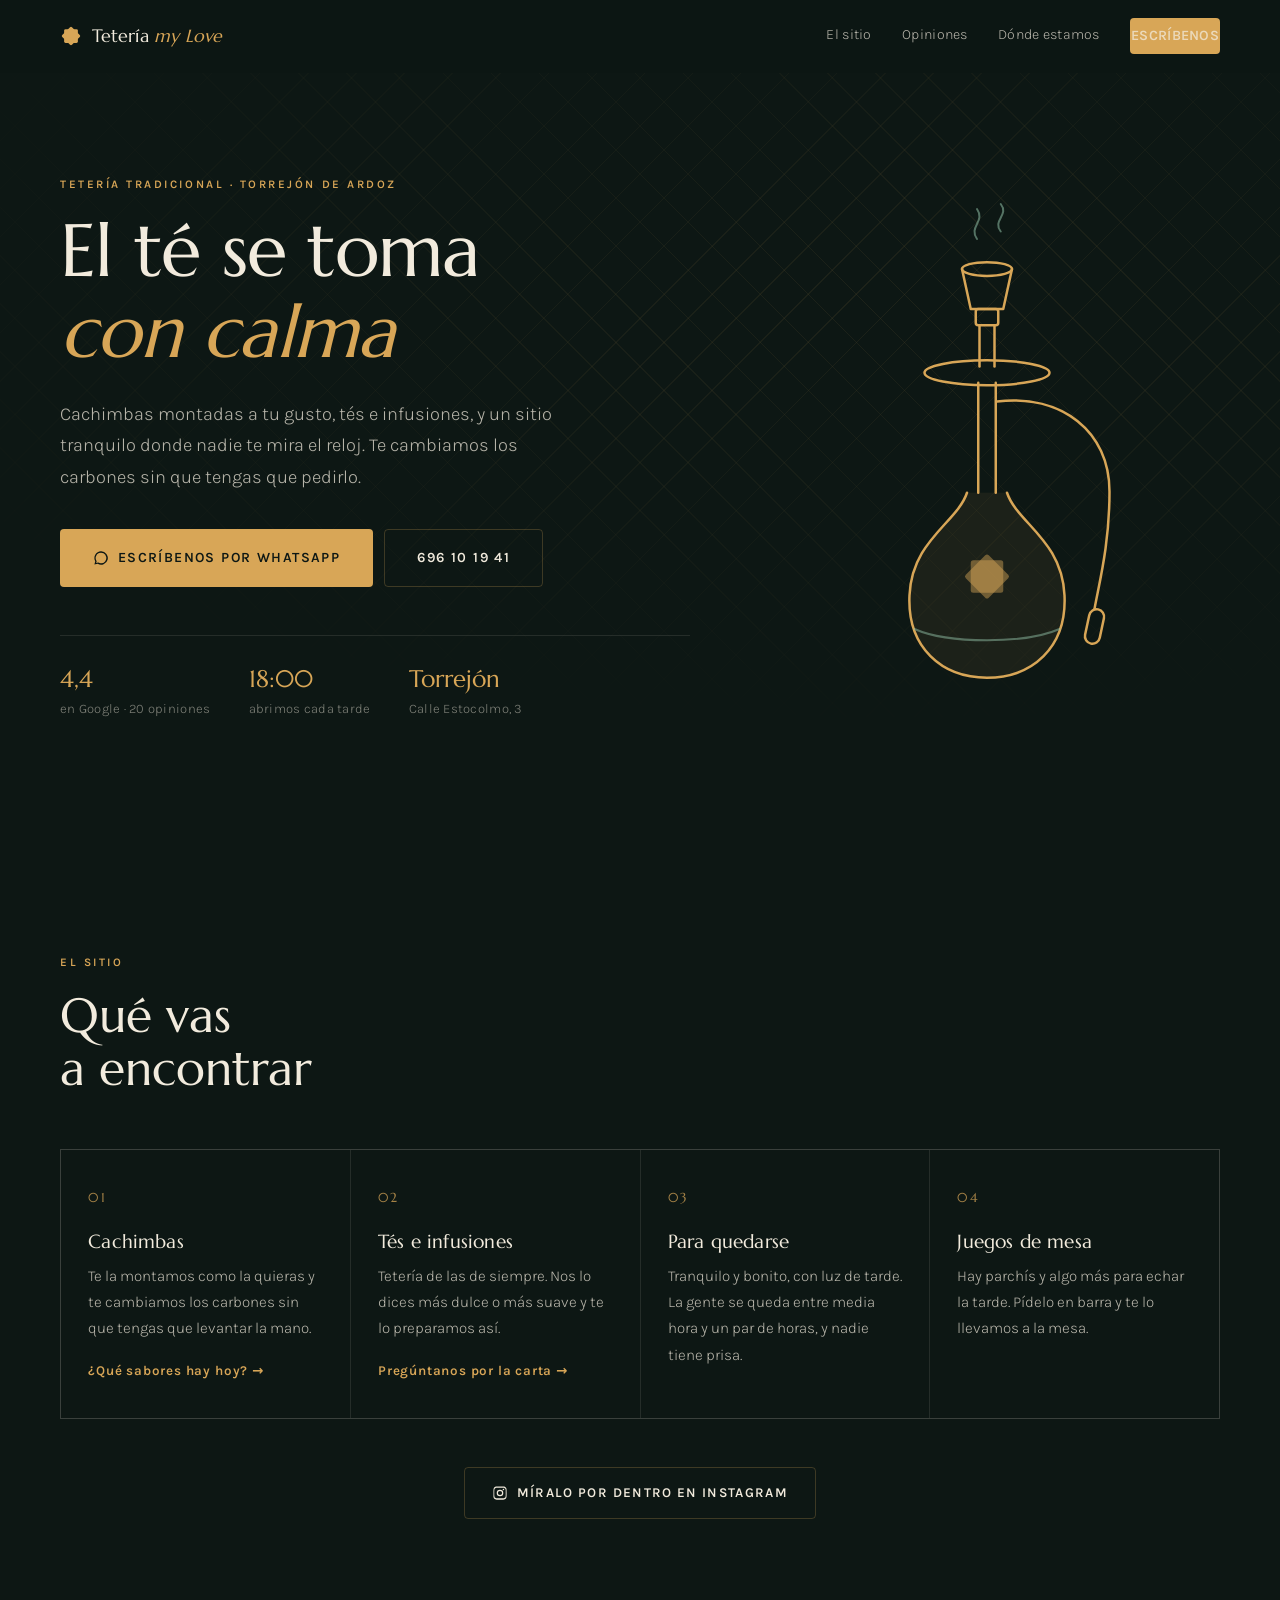
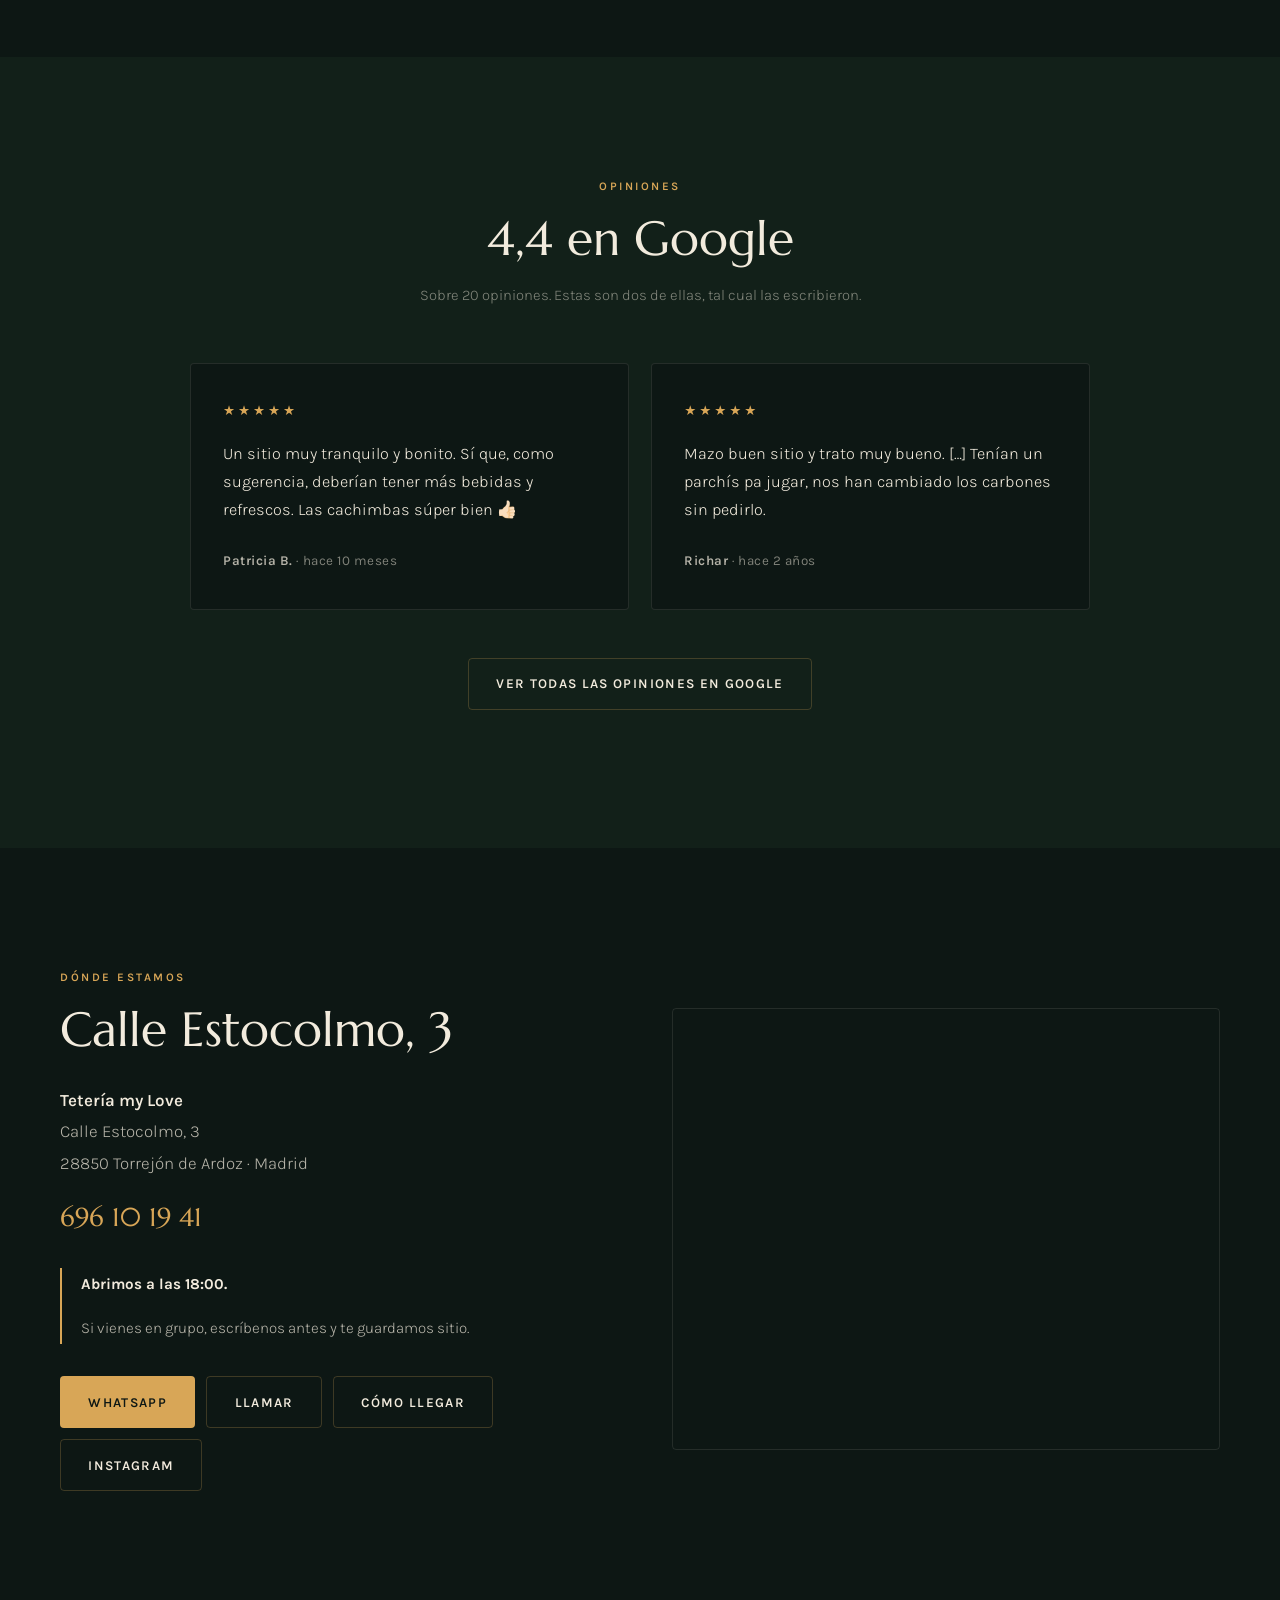
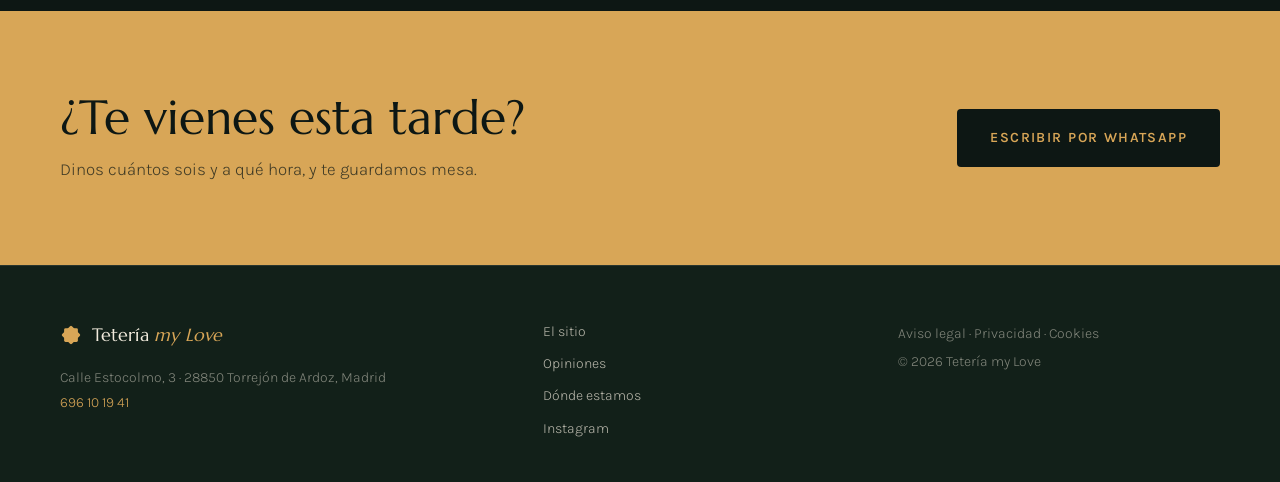
<file: teteria-my-love/index.html>
<!DOCTYPE html>
<html lang="es">
<head>
<meta charset="utf-8">
<meta name="viewport" content="width=device-width, initial-scale=1">
<title>Tetería my Love — Cachimbas y té en Torrejón de Ardoz</title>
<meta name="description" content="Tetería tradicional en Torrejón de Ardoz. Cachimbas, tés e infusiones en un sitio tranquilo para quedarse. Calle Estocolmo, 3. Abrimos a las 18:00. 696 10 19 41.">
<meta name="theme-color" content="#0D1714">
<!-- TODO: canonical y og:image absolutos cuando haya dominio -->

<meta property="og:type" content="website">
<meta property="og:title" content="Tetería my Love — Torrejón de Ardoz">
<meta property="og:description" content="Cachimbas y té en un sitio tranquilo. Calle Estocolmo, 3. Abrimos a las 18:00.">
<meta property="og:locale" content="es_ES">

<link rel="icon" href="data:image/svg+xml,%3Csvg xmlns='http://www.w3.org/2000/svg' viewBox='0 0 32 32'%3E%3Crect width='32' height='32' rx='8' fill='%230D1714'/%3E%3Cg fill='%23D8A657'%3E%3Crect x='7' y='7' width='18' height='18' rx='2'/%3E%3Crect x='7' y='7' width='18' height='18' rx='2' transform='rotate(45 16 16)'/%3E%3C/g%3E%3C/svg%3E">

<link rel="preconnect" href="https://fonts.googleapis.com">
<link rel="preconnect" href="https://fonts.gstatic.com" crossorigin>
<link href="https://fonts.googleapis.com/css2?family=Marcellus&family=Karla:wght@300;400;500;600&display=swap" rel="stylesheet">
<link rel="stylesheet" href="styles.css">

<!-- Sin aggregateRating a propósito: Google no admite que un negocio publique
     su propia valoración media en los datos estructurados y puede penalizar el
     resultado enriquecido. El 4,4 sí aparece en el texto visible. -->
<script type="application/ld+json">
{
  "@context": "https://schema.org",
  "@type": "CafeOrCoffeeShop",
  "name": "Tetería my Love",
  "description": "Tetería tradicional con cachimbas, tés e infusiones en Torrejón de Ardoz.",
  "telephone": "+34696101941",
  "address": {
    "@type": "PostalAddress",
    "streetAddress": "Calle Estocolmo, 3",
    "postalCode": "28850",
    "addressLocality": "Torrejón de Ardoz",
    "addressRegion": "Madrid",
    "addressCountry": "ES"
  },
  "servesCuisine": "Tetería",
  "areaServed": "Torrejón de Ardoz, Madrid",
  "currenciesAccepted": "EUR",
  "sameAs": ["https://www.instagram.com/teteria_my_love/"]
}
</script>
</head>
<body>

<a class="skip" href="#main">Saltar al contenido</a>

<header class="bar" id="bar">
  <div class="wrap bar__in">
    <a class="brand" href="#top">
      <svg class="brand__mark" viewBox="0 0 32 32" aria-hidden="true"><rect x="6" y="6" width="20" height="20" rx="2"/><rect x="6" y="6" width="20" height="20" rx="2" transform="rotate(45 16 16)"/></svg>
      <span class="brand__name">Tetería <em>my Love</em></span>
    </a>

    <nav class="nav" id="nav" aria-label="Principal">
      <a href="#sitio">El sitio</a>
      <a href="#opiniones">Opiniones</a>
      <a href="#donde">Dónde estamos</a>
      <a class="btn btn--oro nav__cta" href="#" data-wa="general">Escríbenos</a>
    </nav>

    <button class="burger" id="burger" aria-label="Abrir menú" aria-expanded="false" aria-controls="nav">
      <span></span><span></span>
    </button>
  </div>
</header>

<main id="main">

  <!-- ══════════ PORTADA ══════════ -->
  <section class="hero" id="top">
    <div class="wrap hero__grid">
      <div class="hero__texto">
        <p class="kicker" data-reveal>Tetería tradicional · Torrejón de Ardoz</p>
        <h1 data-reveal>El té se toma<br><em>con calma</em></h1>
        <p class="lead" data-reveal>
          Cachimbas montadas a tu gusto, tés e infusiones, y un sitio tranquilo
          donde nadie te mira el reloj. Te cambiamos los carbones sin que tengas
          que pedirlo.
        </p>

        <div class="cta-row" data-reveal>
          <a class="btn btn--oro btn--lg" href="#" data-wa="general">
            <svg class="ico" viewBox="0 0 24 24" aria-hidden="true"><path d="M12 2a10 10 0 00-8.6 15l-1.3 4.8 4.9-1.3A10 10 0 1012 2zm0 18a8 8 0 01-4.1-1.1l-.3-.2-2.9.8.8-2.8-.2-.3A8 8 0 1112 20z"/></svg>
            Escríbenos por WhatsApp
          </a>
          <a class="btn btn--linea btn--lg" href="tel:+34696101941">696 10 19 41</a>
        </div>

        <dl class="datos" data-reveal>
          <div><dt>4,4</dt><dd>en Google · 20 opiniones</dd></div>
          <div><dt>18:00</dt><dd>abrimos cada tarde</dd></div>
          <div><dt>Torrejón</dt><dd>Calle Estocolmo, 3</dd></div>
        </dl>
      </div>

      <div class="hero__arte" data-reveal aria-hidden="true">
        <svg viewBox="0 0 240 430" class="cachimba">
          <!-- manguera, dibujada primero para que quede por detrás del vaso -->
          <path class="l" d="M128 178c52-6 90 24 90 72 0 42-8 72-12 94"/>
          <rect class="l" x="200" y="344" width="12" height="28" rx="6" transform="rotate(12 206 358)"/>

          <g class="humo">
            <path d="M112 48c-7-10 7-14 0-24"/>
            <path d="M131 42c-7-9 7-13 0-22"/>
          </g>

          <!-- cazoleta -->
          <ellipse class="l" cx="120" cy="72" rx="20" ry="5.5"/>
          <path class="l" d="M100 72l7 32h26l7-32"/>
          <rect class="l" x="111" y="104" width="18" height="13" rx="2"/>

          <!-- cuerpo hasta la bandeja -->
          <path class="l" d="M114 117v33"/>
          <path class="l" d="M126 117v33"/>
          <ellipse class="l" cx="120" cy="155" rx="50" ry="10"/>

          <!-- cuerpo hasta el vaso -->
          <path class="l" d="M113 163v88"/>
          <path class="l" d="M127 163v88"/>

          <!-- vaso -->
          <path class="l v" d="M104 251c-8 24-44 38-46 82-2 42 26 66 62 66s64-24 62-66c-2-44-38-58-46-82"/>
          <path class="l a" d="M62 360c27 12 89 12 116 0"/>

          <g class="deco">
            <rect x="107" y="305" width="26" height="26" rx="2"/><rect x="107" y="305" width="26" height="26" rx="2" transform="rotate(45 120 318)"/>
          </g>
        </svg>
      </div>
    </div>
  </section>

  <!-- ══════════ EL SITIO ══════════ -->
  <section class="sec" id="sitio">
    <div class="wrap">
      <header class="sec__cab" data-reveal>
        <p class="kicker">El sitio</p>
        <h2>Qué vas<br>a encontrar</h2>
      </header>

      <ul class="cosas" data-reveal>
        <li>
          <span class="cosas__n">01</span>
          <h3>Cachimbas</h3>
          <p>
            Te la montamos como la quieras y te cambiamos los carbones sin que
            tengas que levantar la mano.
          </p>
          <a class="enlace" href="#" data-wa="sabores">¿Qué sabores hay hoy? →</a>
        </li>
        <li>
          <span class="cosas__n">02</span>
          <h3>Tés e infusiones</h3>
          <p>
            Tetería de las de siempre. Nos lo dices más dulce o más suave y te lo
            preparamos así.
          </p>
          <a class="enlace" href="#" data-wa="carta">Pregúntanos por la carta →</a>
        </li>
        <li>
          <span class="cosas__n">03</span>
          <h3>Para quedarse</h3>
          <p>
            Tranquilo y bonito, con luz de tarde. La gente se queda entre media
            hora y un par de horas, y nadie tiene prisa.
          </p>
        </li>
        <li>
          <span class="cosas__n">04</span>
          <h3>Juegos de mesa</h3>
          <p>
            Hay parchís y algo más para echar la tarde. Pídelo en barra y te lo
            llevamos a la mesa.
          </p>
        </li>
      </ul>

      <p class="sec__pie" data-reveal>
        <a class="btn btn--linea" href="https://www.instagram.com/teteria_my_love/" target="_blank" rel="noopener">
          <svg class="ico" viewBox="0 0 24 24" aria-hidden="true"><path d="M12 2.2c3.2 0 3.6 0 4.9.07 1.2.05 1.8.25 2.2.42.6.22 1 .48 1.4.9.43.42.7.83.92 1.4.17.42.37 1.05.42 2.24.06 1.28.07 1.66.07 4.88s-.01 3.6-.07 4.88c-.05 1.19-.25 1.82-.42 2.24-.22.57-.49.98-.91 1.4-.42.42-.83.68-1.4.9-.42.17-1.05.37-2.24.42-1.28.06-1.66.07-4.88.07s-3.6-.01-4.88-.07c-1.19-.05-1.82-.25-2.24-.42-.57-.22-.98-.48-1.4-.9-.42-.42-.69-.83-.91-1.4-.17-.42-.37-1.05-.42-2.24C2.21 15.6 2.2 15.22 2.2 12s.01-3.6.07-4.88c.05-1.19.25-1.82.42-2.24.22-.57.49-.98.91-1.4.42-.42.83-.68 1.4-.9.42-.17 1.05-.37 2.24-.42C8.52 2.21 8.9 2.2 12 2.2zm0 1.8c-3.16 0-3.5.01-4.74.07-.9.04-1.39.19-1.71.32-.43.17-.74.37-1.06.69-.32.32-.52.63-.69 1.06-.13.32-.28.81-.32 1.71C3.42 9.09 3.4 9.43 3.4 12s.02 2.91.08 4.15c.4.9.19 1.39.32 1.71.17.43.37.74.69 1.06.32.32.63.52 1.06.69.32.13.81.28 1.71.32 1.24.06 1.58.07 4.74.07s3.5-.01 4.74-.07c.9-.04 1.39-.19 1.71-.32.43-.17.74-.37 1.06-.69.32-.32.52-.63.69-1.06.13-.32.28-.81.32-1.71.06-1.24.07-1.58.07-4.15s-.01-2.91-.07-4.15c-.04-.9-.19-1.39-.32-1.71a2.9 2.9 0 00-.69-1.06 2.9 2.9 0 00-1.06-.69c-.32-.13-.81-.28-1.71-.32C15.5 4.01 15.16 4 12 4zm0 3.06a4.94 4.94 0 110 9.88 4.94 4.94 0 010-9.88zm0 1.8a3.14 3.14 0 100 6.28 3.14 3.14 0 000-6.28zm5.15-3.2a1.16 1.16 0 110 2.32 1.16 1.16 0 010-2.32z"/></svg>
          Míralo por dentro en Instagram
        </a>
      </p>
    </div>
  </section>

  <!--
    ══════════ CARTA — SECCIÓN LISTA PARA RELLENAR ══════════

    No se publica todavía porque no tenemos ni los sabores ni los precios
    reales, y en este sector inventarlos se paga caro: el cliente llega con un
    precio en la cabeza y no coincide.

    Cuando el local pase la carta, se descomenta este bloque, se pone <ul> con
    una <li> por línea y se añade <a href="#carta">Carta</a> al menú de arriba
    y al pie.

  <section class="sec sec--tinta" id="carta">
    <div class="wrap">
      <header class="sec__cab" data-reveal>
        <p class="kicker">La carta</p>
        <h2>Sabores<br>y bebidas</h2>
      </header>

      <div class="carta">
        <div class="carta__bloque" data-reveal>
          <h3>Cachimbas</h3>
          <ul class="lista">
            <li><span class="lista__n">Nombre del sabor</span><span class="lista__p">00,00 €</span></li>
          </ul>
        </div>
        <div class="carta__bloque" data-reveal>
          <h3>Tés e infusiones</h3>
          <ul class="lista">
            <li><span class="lista__n">Nombre del té</span><span class="lista__p">0,00 €</span></li>
          </ul>
        </div>
      </div>
    </div>
  </section>
  -->

  <!-- ══════════ OPINIONES ══════════ -->
  <section class="sec sec--tinta" id="opiniones">
    <div class="wrap">
      <header class="sec__cab sec__cab--centro" data-reveal>
        <p class="kicker">Opiniones</p>
        <h2>4,4 en Google</h2>
        <p class="sec__nota">Sobre 20 opiniones. Estas son dos de ellas, tal cual las escribieron.</p>
      </header>

      <ul class="opiniones" data-reveal>
        <li>
          <div class="estrellas" role="img" aria-label="5 sobre 5">★★★★★</div>
          <blockquote>
            Un sitio muy tranquilo y bonito. Sí que, como sugerencia, deberían
            tener más bebidas y refrescos. Las cachimbas súper bien 👍🏻
          </blockquote>
          <cite>Patricia B. <span>· hace 10 meses</span></cite>
        </li>
        <li>
          <div class="estrellas" role="img" aria-label="5 sobre 5">★★★★★</div>
          <blockquote>
            Mazo buen sitio y trato muy bueno. […] Tenían un parchís pa jugar,
            nos han cambiado los carbones sin pedirlo.
          </blockquote>
          <cite>Richar <span>· hace 2 años</span></cite>
        </li>
      </ul>

      <p class="sec__pie" data-reveal>
        <!-- TODO: enlace directo a la ficha de Google cuando tengamos el CID.
                  Mientras tanto, búsqueda por nombre y dirección, que sí funciona. -->
        <a class="btn btn--linea" href="https://www.google.com/maps/search/?api=1&query=Teter%C3%ADa+my+Love+Calle+Estocolmo+3+Torrej%C3%B3n+de+Ardoz" target="_blank" rel="noopener">
          Ver todas las opiniones en Google
        </a>
      </p>
    </div>
  </section>

  <!-- ══════════ DÓNDE ══════════ -->
  <section class="sec" id="donde">
    <div class="wrap donde__grid">
      <div data-reveal>
        <p class="kicker">Dónde estamos</p>
        <h2>Calle Estocolmo, 3</h2>

        <address>
          <strong>Tetería my Love</strong>
          Calle Estocolmo, 3<br>
          28850 Torrejón de Ardoz · Madrid
        </address>

        <p class="tel"><a href="tel:+34696101941">696 10 19 41</a></p>

        <div class="horario">
          <!-- TODO: horario completo. En su ficha de Google solo consta
                    "Abre a las 18:00"; no hay hora de cierre ni días, así que
                    no se inventa nada. Cuando lo faciliten, se pone aquí la
                    tabla de la semana. -->
          <p><strong>Abrimos a las 18:00.</strong></p>
          <p>Si vienes en grupo, escríbenos antes y te guardamos sitio.</p>
        </div>

        <div class="cta-row">
          <a class="btn btn--oro" href="#" data-wa="general">WhatsApp</a>
          <a class="btn btn--linea" href="tel:+34696101941">Llamar</a>
          <a class="btn btn--linea" href="https://www.google.com/maps/search/?api=1&query=Calle+Estocolmo+3+28850+Torrej%C3%B3n+de+Ardoz+Madrid" target="_blank" rel="noopener">Cómo llegar</a>
          <a class="btn btn--linea" href="https://www.instagram.com/teteria_my_love/" target="_blank" rel="noopener">Instagram</a>
        </div>
      </div>

      <div class="mapa" data-reveal>
        <iframe
          title="Mapa con la ubicación de Tetería my Love"
          src="https://maps.google.com/maps?q=Calle%20Estocolmo%203%2C%2028850%20Torrej%C3%B3n%20de%20Ardoz%2C%20Madrid&hl=es&z=17&output=embed"
          loading="lazy" referrerpolicy="no-referrer-when-downgrade" allowfullscreen></iframe>
      </div>
    </div>
  </section>

  <!-- ══════════ CIERRE ══════════ -->
  <section class="cierre" id="reserva">
    <div class="wrap cierre__in" data-reveal>
      <div>
        <h2>¿Te vienes esta tarde?</h2>
        <p>Dinos cuántos sois y a qué hora, y te guardamos mesa.</p>
      </div>
      <a class="btn btn--oro btn--lg" href="#" data-wa="mesa">Escribir por WhatsApp</a>
    </div>
  </section>
</main>

<footer class="pie">
  <div class="wrap pie__in">
    <div>
      <p class="brand brand--pie">
        <svg class="brand__mark" viewBox="0 0 32 32" aria-hidden="true"><rect x="6" y="6" width="20" height="20" rx="2"/><rect x="6" y="6" width="20" height="20" rx="2" transform="rotate(45 16 16)"/></svg>
        <span class="brand__name">Tetería <em>my Love</em></span>
      </p>
      <p class="pie__dir">
        Calle Estocolmo, 3 · 28850 Torrejón de Ardoz, Madrid<br>
        <a href="tel:+34696101941">696 10 19 41</a>
      </p>
    </div>
    <nav class="pie__nav" aria-label="Pie">
      <a href="#sitio">El sitio</a>
      <a href="#opiniones">Opiniones</a>
      <a href="#donde">Dónde estamos</a>
      <a href="https://www.instagram.com/teteria_my_love/" target="_blank" rel="noopener">Instagram</a>
    </nav>
    <p class="pie__legal">
      <!-- TODO: redactar aviso legal, privacidad y cookies -->
      <a href="#">Aviso legal</a> · <a href="#">Privacidad</a> · <a href="#">Cookies</a><br>
      © <span id="year">2026</span> Tetería my Love
    </p>
  </div>
</footer>

<a class="fijo" href="#" data-wa="general">Escríbenos por WhatsApp</a>

<script src="script.js"></script>
</body>
</html>
</file>
<file: styles.css>
/* ============================================================
   La Cava Gastrobar — Cuenca
   Paleta y escala tipográfica centralizadas en :root.
   ============================================================ */

:root {
  /* Color */
  --ink:      #14090F;   /* fondo */
  --ink-2:    #1C0F16;   /* superficie elevada */
  --ink-3:    #271520;   /* marcos de foto */
  --paper:    #F2ECE4;   /* texto principal */
  --paper-2:  #C9BAC1;   /* texto secundario */
  --paper-3:  #8B7A83;   /* texto terciario */
  --brass:    #C89A52;   /* acento */
  --brass-hi: #DBB06A;
  --sage:     #7FA38C;   /* indicador de abierto */
  --line:     rgba(242, 236, 228, .12);
  --line-2:   rgba(242, 236, 228, .22);

  /* Tipografía */
  --display: "Fraunces", "Iowan Old Style", "Palatino Linotype", Palatino, Georgia, serif;
  --sans:    "Archivo", system-ui, -apple-system, "Segoe UI", Roboto, Helvetica, Arial, sans-serif;

  /* Ritmo */
  --sec-y:  clamp(4.5rem, 11vh, 8.5rem);
  --gap:    clamp(1.5rem, 3vw, 2.5rem);
  --bar-h:  60px;
}

/* ---------- Reset ---------- */

*, *::before, *::after { box-sizing: border-box; }
* { margin: 0; padding: 0; }
[hidden] { display: none !important; }

html {
  scroll-behavior: smooth;
  scroll-padding-top: calc(var(--bar-h) + 1rem);
  -webkit-text-size-adjust: 100%;
}

body {
  background: var(--ink);
  color: var(--paper);
  font-family: var(--sans);
  font-size: 17px;
  line-height: 1.65;
  -webkit-font-smoothing: antialiased;
  text-rendering: optimizeLegibility;
  overflow-x: hidden;
  padding-bottom: 68px; /* hueco para la CTA fija del móvil */
}
@media (min-width: 760px) { body { padding-bottom: 0; } }

img, svg, iframe { display: block; max-width: 100%; }
iframe { border: 0; }
a { color: inherit; text-underline-offset: .25em; }
button { font: inherit; color: inherit; background: none; border: 0; cursor: pointer; }
ul { list-style: none; }

:focus-visible { outline: 2px solid var(--brass); outline-offset: 4px; }

.sr {
  position: absolute; width: 1px; height: 1px;
  padding: 0; margin: -1px; overflow: hidden;
  clip: rect(0 0 0 0); white-space: nowrap; border: 0;
}

.skip {
  position: absolute; left: 50%; translate: -50% -150%;
  z-index: 200; background: var(--brass); color: var(--ink);
  padding: .7rem 1.2rem; font-weight: 600; text-decoration: none;
  transition: translate .2s;
}
.skip:focus { translate: -50% 0; }

.wrap { width: min(1240px, 90vw); margin-inline: auto; }

/* ---------- Tipografía ---------- */

h1, h2, h3 { font-weight: 400; letter-spacing: -.02em; line-height: 1.05; }

h1, h2 {
  font-family: var(--display);
  font-variation-settings: "SOFT" 34, "WONK" 1;
}
h1 {
  font-size: clamp(2.7rem, 7.4vw, 5.6rem);
  font-variation-settings: "opsz" 130, "SOFT" 40, "WONK" 1;
}
h2 { font-size: clamp(2rem, 4.4vw, 3.2rem); }
h1 em, h2 em { font-style: italic; color: var(--brass); }

.eyebrow {
  font-size: .7rem;
  letter-spacing: .22em;
  text-transform: uppercase;
  color: var(--brass);
  font-weight: 600;
}

.lede {
  max-width: 46ch;
  font-size: clamp(1.02rem, 1.5vw, 1.14rem);
  color: var(--paper-2);
}

/* ---------- Marcos de foto ----------
   Si el archivo aún no existe, se ve una superficie con el nombre
   del fichero en lugar de un icono roto. */

.ph {
  position: relative;
  overflow: hidden;
  background: var(--ink-3);
}
.ph::after {
  content: attr(data-label);
  position: absolute; inset: 0; z-index: 0;
  display: grid; place-items: center;
  padding: 1rem; text-align: center;
  font-size: .68rem; letter-spacing: .16em; text-transform: uppercase;
  color: var(--brass); opacity: .5;
  pointer-events: none;
}
.ph img {
  position: relative; z-index: 1;
  width: 100%; height: 100%;
  object-fit: cover;
  filter: saturate(.94) contrast(1.03);
  transition: transform .8s cubic-bezier(.2, .7, .3, 1);
}
.ph img[data-missing] { opacity: 0; }

/* ---------- Barra superior ---------- */

.topbar {
  position: sticky; top: 0; z-index: 60;
  background: rgba(20, 9, 15, .72);
  backdrop-filter: blur(14px) saturate(1.2);
  border-bottom: 1px solid transparent;
  transition: background .3s, border-color .3s;
}
.topbar--stuck { background: rgba(20, 9, 15, .94); border-bottom-color: var(--line); }

.topbar__in {
  display: flex; align-items: center; justify-content: space-between;
  gap: 1.25rem;
  height: var(--bar-h);
}

.mark {
  font-family: var(--display);
  font-variation-settings: "WONK" 1, "SOFT" 30;
  font-size: 1.06rem; font-weight: 500;
  text-decoration: none; white-space: nowrap;
}
.mark span { color: var(--brass); }
.mark em { font-style: italic; }

.nav { display: flex; align-items: center; gap: 1.75rem; }
.nav a {
  font-size: .88rem; color: var(--paper-2);
  text-decoration: none;
  padding-block: .3rem;
  border-bottom: 1px solid transparent;
  transition: color .2s, border-color .2s;
}
.nav a:hover { color: var(--paper); }
.nav a.on { color: var(--paper); border-bottom-color: var(--brass); }
.nav__tel { display: none; }

.topbar__right { display: flex; align-items: center; gap: 1rem; }

.status {
  display: flex; align-items: center; gap: .5rem;
  font-size: .78rem; letter-spacing: .02em;
  color: var(--paper-3); white-space: nowrap;
}
.status__dot {
  width: 7px; height: 7px; border-radius: 50%;
  background: var(--paper-3); flex: none;
}
.status--open { color: var(--sage); }
.status--open .status__dot { background: var(--sage); animation: pulse 2.6s infinite; }
@keyframes pulse {
  0%   { box-shadow: 0 0 0 0 rgba(127, 163, 140, .6); }
  70%  { box-shadow: 0 0 0 8px rgba(127, 163, 140, 0); }
  100% { box-shadow: 0 0 0 0 rgba(127, 163, 140, 0); }
}

.burger { display: none; width: 40px; height: 40px; padding: 11px 8px; }
.burger span {
  display: block; height: 1.5px; background: var(--paper);
  transition: transform .3s, opacity .2s;
}
.burger span + span { margin-top: 6px; }
.topbar--open .burger span:nth-child(1) { transform: translateY(3.75px) rotate(45deg); }
.topbar--open .burger span:nth-child(2) { transform: translateY(-3.75px) rotate(-45deg); }

/* ---------- Hero ---------- */

.hero {
  position: relative;
  min-height: min(92svh, 860px);
  display: flex; align-items: flex-end;
  padding: 7rem 0 4.5rem;
  margin-top: calc(var(--bar-h) * -1);
}
.hero__bg { position: absolute; inset: 0; z-index: 0; }
/* El nombre del archivo, a una esquina: centrado chocaba con el titular. */
.hero__bg::after { place-items: end; text-align: right; padding: 1.6rem 2rem; }
/* La foto es vertical: anclando el recorte arriba entra la lámpara de
   troncos, que si no queda fuera de cuadro en pantallas apaisadas. */
.hero__bg img { object-position: center 28%; animation: slowzoom 26s ease-out forwards; }
@keyframes slowzoom { from { transform: scale(1.09); } to { transform: scale(1); } }
.hero::after {
  content: ""; position: absolute; inset: 0; z-index: 1;
  background:
    linear-gradient(180deg, rgba(20,9,15,.72) 0%, rgba(20,9,15,.3) 34%, rgba(20,9,15,.96) 92%),
    linear-gradient(90deg, rgba(20,9,15,.6) 0%, transparent 62%);
}
.hero__in { position: relative; z-index: 2; }
.hero h1 { margin: 1.1rem 0 1.5rem; max-width: 16ch; }

.cta-row { display: flex; flex-wrap: wrap; gap: .7rem; margin-top: 2.2rem; }

.btn {
  display: inline-flex; align-items: center; gap: .55rem;
  padding: .9rem 1.55rem;
  font-size: .92rem; font-weight: 600;
  text-decoration: none;
  border: 1px solid transparent;
  transition: background .2s, color .2s, border-color .2s, transform .2s;
}
.btn:hover { transform: translateY(-2px); }
.btn--solid { background: var(--brass); color: var(--ink); }
.btn--solid:hover { background: var(--brass-hi); }
.btn--line { border-color: var(--line-2); color: var(--paper); }
.btn--line:hover { border-color: var(--paper); }
.ico { width: 17px; height: 17px; fill: currentColor; }

.creds {
  display: flex; flex-wrap: wrap; gap: .5rem 3rem;
  margin-top: 3.2rem; padding-top: 1.6rem;
  border-top: 1px solid var(--line-2);
}
.cred dt {
  font-family: var(--display);
  font-variation-settings: "SOFT" 30;
  font-size: 1.55rem; font-weight: 500; line-height: 1.2;
}
.cred dd {
  font-size: .71rem; letter-spacing: .13em; text-transform: uppercase;
  color: var(--paper-3);
}

.hero__scroll {
  position: absolute; z-index: 2; left: 50%; bottom: 1.6rem;
  translate: -50% 0;
  width: 1px; height: 44px;
  background: linear-gradient(var(--brass), transparent);
}
.hero__scroll span {
  position: absolute; inset: 0 auto auto 0;
  width: 1px; height: 12px; background: var(--brass);
  animation: drop 2.4s ease-in-out infinite;
}
@keyframes drop { 0% { top: 0; opacity: 0; } 30% { opacity: 1; } 100% { top: 32px; opacity: 0; } }

/* ---------- Secciones ---------- */

.sec { padding: var(--sec-y) 0; }
.sec--deep { background: var(--ink-2); }

.sec__head { margin-bottom: clamp(2.5rem, 5vw, 4rem); }
.sec__head h2 { margin: .7rem 0 0; }
.sec__note { margin-top: 1.4rem; max-width: 48ch; color: var(--paper-2); font-size: .98rem; }
.sec__foot { margin-top: 2.5rem; color: var(--paper-3); font-size: .88rem; }
.sec__foot a { color: var(--brass); }

/* ---------- Carta: plato destacado ---------- */

.lead {
  display: flex; align-items: center;
  gap: clamp(1.5rem, 4vw, 3.5rem);
  margin-bottom: clamp(3.5rem, 7vw, 5.5rem);
}
.lead__ph { aspect-ratio: 4 / 5; flex: 1 1 46%; }
/* Baja el recorte para dejar fuera el cuenco de patatas del fondo. */
.lead__ph img { object-position: center 58%; }
.lead:hover .lead__ph img { transform: scale(1.04); }
.lead__body { flex: 1 1 54%; }
.lead h3 {
  margin: .8rem 0 .7rem;
  font-family: var(--display);
  font-variation-settings: "SOFT" 30, "WONK" 1;
  font-size: clamp(1.5rem, 2.4vw, 2.1rem); font-weight: 400;
}
.lead p { color: var(--paper-2); font-size: .98rem; }
.lead__price {
  margin-top: 1.2rem;
  font-family: var(--display);
  font-variation-settings: "SOFT" 30;
  font-size: clamp(1.35rem, 1.9vw, 1.7rem); font-weight: 500;
  color: var(--brass);
  font-variant-numeric: tabular-nums;
}

.tag {
  display: inline-block;
  font-size: .6rem; letter-spacing: .15em; text-transform: uppercase;
  color: var(--brass);
  border: 1px solid rgba(200, 154, 82, .38);
  padding: .22rem .5rem;
}

/* ---------- Carta: lista de precios ---------- */

.menu {
  display: grid;
  grid-template-columns: repeat(2, 1fr);
  gap: clamp(2.5rem, 5vw, 4.5rem);
  align-items: start;
}
.menu__title {
  font-family: var(--sans);
  font-size: .7rem; letter-spacing: .22em; text-transform: uppercase;
  font-weight: 600; color: var(--brass);
  padding-bottom: .9rem; margin-bottom: .4rem;
  border-bottom: 1px solid var(--line-2);
}
.menu__list { display: grid; }
.item { padding: 1.05rem 0; border-bottom: 1px solid var(--line); }

/* El nombre y el precio comparten línea base; los puntos suspensivos
   rellenan el hueco y empujan el precio al margen derecho. */
.item__name {
  display: flex; align-items: baseline; gap: .5rem;
  font-size: 1rem; font-weight: 500; line-height: 1.4;
}
.item__dots {
  flex: 1 1 auto;
  min-width: 1.5rem;
  height: 0;
  border-bottom: 1px dotted var(--paper-3);
  opacity: .5;
  transform: translateY(-.25em);
}
.item__price {
  flex: none;
  color: var(--brass);
  font-variant-numeric: tabular-nums;
  white-space: nowrap;
}
.item__desc { margin-top: .3rem; color: var(--paper-3); font-size: .88rem; line-height: 1.5; max-width: 52ch; }

/* ---------- Bodega ----------
   Tabla de verdad: nombre, copa y botella son datos tabulares y así
   el lector de pantalla anuncia a qué columna pertenece cada precio. */

.wines { width: 100%; border-collapse: collapse; }
.wines thead th {
  font-size: .68rem; letter-spacing: .2em; text-transform: uppercase;
  font-weight: 600; color: var(--brass);
  text-align: right; padding: 0 0 .9rem 1rem;
  border-bottom: 1px solid var(--line-2);
  white-space: nowrap;
}
.wines thead th:first-child { text-align: left; padding-left: 0; letter-spacing: .22em; }
.wines tbody tr { border-bottom: 1px solid var(--line); }
.wines tbody th {
  text-align: left; font-weight: 500; font-size: .98rem; line-height: 1.35;
  padding: .85rem 1rem .85rem 0;
}
.wines__do { display: block; margin-top: .1rem; font-size: .78rem; font-weight: 400; color: var(--paper-3); }
.wines td {
  text-align: right; padding: .85rem 0 .85rem 1rem;
  width: 5.5rem;
  color: var(--brass);
  font-variant-numeric: tabular-nums;
  white-space: nowrap;
}
.wines__no { color: var(--paper-3); opacity: .45; }

/* ---------- Franja de galería ---------- */

.strip-sec { border-block: 1px solid var(--line); }
.strip { display: grid; grid-template-columns: repeat(3, 1fr); gap: 1px; background: var(--line); }
.strip__item { display: block; width: 100%; }
.strip__item .ph { aspect-ratio: 1; }
.strip__item:hover .ph img { transform: scale(1.05); }

/* ---------- Reseñas ---------- */

.quotes { display: grid; grid-template-columns: repeat(3, 1fr); gap: var(--gap); }
.quotes figure { display: flex; flex-direction: column; border-left: 1px solid var(--brass); padding-left: 1.4rem; height: 100%; }
.quotes blockquote { flex: 1; }
.rating {
  font-family: var(--display);
  font-variation-settings: "SOFT" 30;
  font-size: 1.5rem; font-weight: 500; color: var(--paper);
  vertical-align: middle; margin-right: .3rem;
}
.stars { color: var(--brass); letter-spacing: .12em; font-size: .9rem; vertical-align: middle; }
.quotes blockquote {
  font-family: var(--display);
  font-variation-settings: "SOFT" 40, "WONK" 1;
  font-size: clamp(1.15rem, 1.7vw, 1.4rem);
  font-weight: 300; line-height: 1.35; letter-spacing: -.01em;
}
.quotes figcaption {
  margin-top: .9rem;
  font-size: .7rem; letter-spacing: .13em; text-transform: uppercase;
  color: var(--paper-3);
}

/* ---------- Horario y dónde ---------- */

.two { display: grid; gap: clamp(3rem, 6vw, 5rem); }
@media (min-width: 880px) { .two { grid-template-columns: 1fr 1fr; align-items: start; } }
.two h2 { margin: .7rem 0 2rem; }

.hours { border-collapse: collapse; width: 100%; font-size: .95rem; }
.hours th, .hours td { padding: .8rem .2rem; border-bottom: 1px solid var(--line); text-align: left; }
.hours th { font-weight: 400; color: var(--paper-3); width: 45%; }
.hours td { color: var(--paper-2); font-variant-numeric: tabular-nums; }
.hours tr.shut td { color: var(--paper-3); }
.hours tr.today th { color: var(--brass); }
.hours tr.today td { color: var(--paper); font-weight: 600; }

address { font-style: normal; line-height: 1.85; color: var(--paper-2); }
address strong {
  display: block; margin-bottom: .4rem;
  font-family: var(--display);
  font-variation-settings: "SOFT" 30, "WONK" 1;
  font-size: 1.25rem; font-weight: 500; color: var(--paper);
}

.map { margin-top: 2.2rem; aspect-ratio: 4 / 3; border: 1px solid var(--line); background: var(--ink-3); }
/* Solo se apaga un poco para que case con el fondo. Invertirlo daría un
   mapa "oscuro", pero también invierte el logo y las etiquetas de Google. */
.map iframe { width: 100%; height: 100%; filter: grayscale(.35) brightness(.92) contrast(.95); }

/* ---------- Pie ---------- */

.foot { border-top: 1px solid var(--line); padding-top: 3.5rem; color: var(--paper-3); font-size: .88rem; }
.foot__in { display: grid; grid-template-columns: 1fr 1fr 1fr; gap: 2rem; padding-bottom: 2.5rem; }
.mark--foot { color: var(--paper); font-size: 1.06rem; }
.foot a { color: var(--brass); }
.foot__nav { display: grid; gap: .45rem; align-content: start; justify-items: start; }
.foot__legal {
  display: flex; flex-wrap: wrap; justify-content: space-between; gap: .5rem 2rem;
  border-top: 1px solid var(--line);
  padding-block: 1.2rem; font-size: .8rem;
}

/* ---------- CTA fija (móvil) ---------- */

.sticky-cta {
  position: fixed; inset: auto 0 0; z-index: 70;
  display: flex; align-items: center; justify-content: center;
  padding: 1.1rem;
  background: var(--brass); color: var(--ink);
  font-weight: 600; text-decoration: none;
}
@media (min-width: 760px) { .sticky-cta { display: none; } }

/* ---------- Visor de imagen ---------- */

.lightbox {
  position: fixed; inset: 0; z-index: 100;
  display: grid; place-items: center; padding: 1.5rem;
  background: rgba(12, 5, 9, .93);
  backdrop-filter: blur(8px);
  animation: fade .2s;
}
@keyframes fade { from { opacity: 0; } }
.lightbox__fig { width: min(1000px, 100%); text-align: center; }
.lightbox__fig > div { aspect-ratio: 3 / 2; }
.lightbox__fig .ph { height: 100%; }
.lightbox__fig figcaption { margin-top: 1rem; font-size: .88rem; color: var(--paper-2); }
.lightbox__close {
  position: absolute; top: 1rem; right: 1.3rem;
  width: 44px; height: 44px;
  font-size: 2rem; line-height: 1; color: var(--paper);
}

/* ---------- Aparición al hacer scroll ---------- */

[data-reveal] { opacity: 0; transform: translateY(20px); transition: opacity .7s ease, transform .7s ease; }
[data-reveal].in { opacity: 1; transform: none; }

/* ---------- Responsive ---------- */

@media (max-width: 1000px) {
  .menu { grid-template-columns: 1fr; }
  .quotes { grid-template-columns: 1fr; gap: 2rem; }
}

@media (max-width: 760px) {
  body { font-size: 16px; }

  .burger { display: block; }
  .nav {
    position: fixed; inset: var(--bar-h) 0 auto;
    flex-direction: column; align-items: stretch; gap: 0;
    background: var(--ink);
    border-bottom: 1px solid var(--line);
    padding: .5rem 5vw 1.5rem;
    clip-path: inset(0 0 100% 0);
    transition: clip-path .35s ease;
  }
  .topbar--open .nav { clip-path: inset(0 0 0 0); }
  .nav a {
    padding: .95rem 0; font-size: 1.05rem; color: var(--paper);
    border-bottom: 1px solid var(--line);
  }
  .nav a.on { border-bottom-color: var(--line); color: var(--brass); }
  .nav__tel { display: block; color: var(--brass); font-weight: 600; }

  .status { display: none; }

  .hero { min-height: 88svh; padding: 6rem 0 3.5rem; }
  .hero__scroll { display: none; }
  .creds { gap: .5rem 2rem; margin-top: 2.4rem; }

  .lead { flex-direction: column; align-items: stretch; gap: 1.3rem; }
  .lead__ph { aspect-ratio: 4 / 3; }

  .strip { grid-template-columns: 1fr; }

  .foot__in { grid-template-columns: 1fr; gap: 1.5rem; }
  .foot__legal { flex-direction: column; }
}

@media (prefers-reduced-motion: reduce) {
  html { scroll-behavior: auto; }
  *, *::before, *::after {
    animation-duration: .001ms !important;
    animation-iteration-count: 1 !important;
    transition-duration: .001ms !important;
  }
  [data-reveal] { opacity: 1; transform: none; }
  .hero__bg img { animation: none; }
}

@media print {
  .topbar, .sticky-cta, .hero__scroll, .lightbox, .map, .strip-sec { display: none !important; }
  body { background: #fff; color: #000; font-size: 11pt; padding: 0; }
  .sec { padding: 1rem 0; }
  [data-reveal] { opacity: 1; transform: none; }
  .ph { display: none; }
}
</file>
<file: alondra-nails/styles.css>
/* ============================================================
   Alondra Nails — Parla
   Crema cálida, tinta ciruela y un rosa empolvado de acento.
   ============================================================ */

:root {
  --crema:   #FBF7F5;
  --crema-2: #F3EAE7;
  --arena:   #E8D8D4;
  --tinta:   #2A2126;
  --tinta-2: #6B5B62;
  --tinta-3: #9E8E95;
  --rosa:    #B85C7A;
  --rosa-2:  #C9708C;
  --rosa-3:  #F7E9EE;
  --oro:     #C8A46A;
  --linea:   #EADFDB;

  --disp: "Playfair Display", Georgia, "Times New Roman", serif;
  --sans: "Jost", system-ui, -apple-system, "Segoe UI", Roboto, Helvetica, Arial, sans-serif;

  --sec-y: clamp(4rem, 9vh, 7rem);
  --r:     16px;
  --bar:   66px;
}

/* ---------- Base ---------- */

*, *::before, *::after { box-sizing: border-box; }
* { margin: 0; padding: 0; }
[hidden] { display: none !important; }

html { scroll-behavior: smooth; scroll-padding-top: calc(var(--bar) + 1rem); -webkit-text-size-adjust: 100%; }

body {
  /* clip y no hidden: hidden convertiría el body en un segundo contenedor de
     scroll y en iOS la página se traba al bajar. */
  overflow-x: clip;
  background: var(--crema);
  color: var(--tinta);
  font-family: var(--sans);
  font-size: 17px;
  line-height: 1.65;
  -webkit-font-smoothing: antialiased;
  padding-bottom: 70px;
}
@media (min-width: 800px) { body { padding-bottom: 0; } }

img, svg, iframe { display: block; max-width: 100%; }
iframe { border: 0; }
a { color: var(--rosa); text-underline-offset: .22em; }
button { font: inherit; color: inherit; background: none; border: 0; cursor: pointer; }
ul { list-style: none; }
:focus-visible { outline: 2.5px solid var(--rosa); outline-offset: 3px; border-radius: 4px; }

.wrap { width: min(1160px, 90vw); margin-inline: auto; }

.sr {
  position: absolute; width: 1px; height: 1px; padding: 0; margin: -1px;
  overflow: hidden; clip: rect(0 0 0 0); white-space: nowrap; border: 0;
}
.skip {
  position: absolute; left: 50%; translate: -50% -150%; z-index: 200;
  background: var(--rosa); color: #fff; padding: .7rem 1.2rem;
  border-radius: 0 0 12px 12px; text-decoration: none; font-weight: 600;
  transition: translate .2s;
}
.skip:focus { translate: -50% 0; }

/* ---------- Tipografía ---------- */

h1, h2 { font-family: var(--disp); font-weight: 500; line-height: 1.08; letter-spacing: -.015em; }
h1 { font-size: clamp(2.7rem, 6.5vw, 4.8rem); }
h2 { font-size: clamp(2rem, 4vw, 3rem); }
h1 em, h2 em { font-style: italic; color: var(--rosa); }

.kicker {
  font-size: .72rem; letter-spacing: .24em; text-transform: uppercase;
  font-weight: 500; color: var(--rosa); margin-bottom: .9rem;
}
.lead { font-size: clamp(1.03rem, 1.5vw, 1.15rem); color: var(--tinta-2); max-width: 46ch; font-weight: 300; }

/* ---------- Marcos de foto ---------- */

.ph { position: relative; overflow: hidden; background: var(--arena); border-radius: var(--r); }
.ph::after {
  content: attr(data-label);
  position: absolute; inset: 0; z-index: 0;
  display: grid; place-items: center; padding: 1rem; text-align: center;
  font-size: .64rem; letter-spacing: .14em; text-transform: uppercase;
  color: var(--tinta-3); pointer-events: none;
}
.ph img {
  position: relative; z-index: 1; width: 100%; height: 100%; object-fit: cover;
  transition: transform .7s cubic-bezier(.2,.7,.3,1);
}
.ph img[data-missing] { opacity: 0; }

/* ---------- Botones ---------- */

.btn {
  display: inline-flex; align-items: center; justify-content: center; gap: .55rem;
  padding: .85rem 1.6rem; border: 1.5px solid transparent; border-radius: 100px;
  font-weight: 500; font-size: .95rem; text-decoration: none;
  transition: background .18s, color .18s, border-color .18s, transform .18s, box-shadow .18s;
}
.btn:hover { transform: translateY(-2px); }
.btn--solid { background: var(--rosa); color: #fff; box-shadow: 0 8px 22px rgba(184,92,122,.24); }
.btn--solid:hover { background: var(--rosa-2); color: #fff; box-shadow: 0 12px 28px rgba(184,92,122,.32); }
.btn--line { border-color: var(--linea); color: var(--tinta); background: var(--crema); }
.btn--line:hover { border-color: var(--rosa); color: var(--rosa); }
.btn--claro { background: var(--crema); color: var(--rosa); }
.btn--lg { padding: 1rem 1.9rem; font-size: 1rem; }
.ico { width: 17px; height: 17px; fill: currentColor; }

.cta-row { display: flex; flex-wrap: wrap; gap: .7rem; }

/* ---------- Barra ---------- */

.bar {
  position: sticky; top: 0; z-index: 60;
  height: var(--bar); display: flex; align-items: center;
  background: rgba(251,247,245,.9);
  border-bottom: 1px solid transparent;
  transition: border-color .3s, background .3s;
}
.bar--stuck { background: var(--crema); border-bottom-color: var(--linea); }
.bar__in { display: flex; align-items: center; justify-content: space-between; gap: 1rem; width: 100%; }

.brand { display: inline-flex; align-items: center; gap: .6rem; text-decoration: none; color: var(--tinta); }
.brand__mark {
  display: grid; place-items: center;
  width: 34px; height: 34px; flex: none; border-radius: 10px;
  background: var(--rosa); color: #fff;
  font-family: var(--disp); font-style: italic; font-weight: 600; font-size: 1.2rem;
}
.brand__name { font-family: var(--disp); font-size: 1.25rem; font-weight: 500; white-space: nowrap; }
.brand__name em { font-style: italic; color: var(--rosa); }

.nav { display: flex; align-items: center; gap: 1.5rem; }
.nav > a:not(.btn) {
  font-size: .92rem; color: var(--tinta-2); text-decoration: none;
  padding-block: .3rem; border-bottom: 1.5px solid transparent;
  transition: color .2s, border-color .2s;
}
.nav > a:not(.btn):hover { color: var(--tinta); }
.nav > a.on { color: var(--rosa); border-bottom-color: var(--rosa); }

.burger { display: none; width: 42px; height: 42px; padding: 12px 9px; }
.burger span { display: block; height: 2px; border-radius: 2px; background: var(--tinta); transition: transform .3s; }
.burger span + span { margin-top: 6px; }
.bar--open .burger span:nth-child(1) { transform: translateY(4px) rotate(45deg); }
.bar--open .burger span:nth-child(2) { transform: translateY(-4px) rotate(-45deg); }

/* ---------- Portada ---------- */

.hero { padding: clamp(2.5rem, 6vw, 4.5rem) 0 clamp(3rem, 7vw, 5rem); }
.hero__grid { display: grid; grid-template-columns: 1.05fr .95fr; gap: clamp(2rem, 5vw, 4rem); align-items: center; }
.hero h1 { margin: 0 0 1.2rem; }
.hero .cta-row { margin-top: 2rem; }
.hero__ph { aspect-ratio: 1 / 1; box-shadow: 0 26px 60px rgba(42,33,38,.13); }

.facts {
  display: flex; flex-wrap: wrap; gap: 1rem 2.6rem;
  margin: 2.6rem 0 0; padding-top: 1.6rem; border-top: 1px solid var(--linea);
}
.facts dt { font-family: var(--disp); font-size: 1.7rem; font-weight: 500; line-height: 1.15; color: var(--rosa); }
.facts dd { margin: .1rem 0 0; font-size: .78rem; color: var(--tinta-3); }

/* ---------- Secciones ---------- */

.sec { padding: var(--sec-y) 0; }
.sec--tint { background: var(--crema-2); }
.sec__head { max-width: 52ch; margin-bottom: clamp(2.2rem, 4vw, 3.2rem); }
.sec__head--centro { max-width: 46ch; margin-inline: auto; text-align: center; }
.sec__head h2 { margin-bottom: 1rem; }
.sec__note { color: var(--tinta-2); font-size: .96rem; }
.sec__foot { margin-top: 2.2rem; font-size: .9rem; color: var(--tinta-3); }
.sec__foot--centro { text-align: center; margin-top: 2.6rem; }

.two { display: grid; gap: clamp(2rem, 5vw, 3.5rem); align-items: start; }
@media (min-width: 900px) { .two { grid-template-columns: 1fr 1.05fr; } }
.two h2 { margin-bottom: 1.4rem; }

/* ---------- Servicios ---------- */

.servicios { display: grid; grid-template-columns: repeat(auto-fit, minmax(260px, 1fr)); gap: 1.1rem; }
.servicios li {
  background: var(--crema); border: 1px solid var(--linea); border-radius: var(--r);
  padding: 1.5rem 1.6rem 1.3rem;
  display: flex; flex-direction: column;
  transition: border-color .2s, transform .2s, box-shadow .2s;
}
.sec--tint .servicios li { background: var(--crema); }
.servicios li:hover { border-color: var(--rosa); transform: translateY(-3px); box-shadow: 0 14px 34px rgba(42,33,38,.08); }
.servicios h3 { font-family: var(--disp); font-size: 1.35rem; font-weight: 500; margin-bottom: .5rem; }
.servicios p { font-size: .93rem; color: var(--tinta-2); flex: 1; font-weight: 300; }
.servicios__cta {
  margin-top: 1.1rem; font-size: .85rem; font-weight: 500;
  color: var(--rosa); text-decoration: none;
}
.servicios__cta:hover { text-decoration: underline; }

/* ---------- Galería ---------- */

.galeria { display: grid; grid-template-columns: repeat(4, 1fr); gap: 1rem; }
.galeria__item { display: block; width: 100%; position: relative; border-radius: var(--r); overflow: hidden; }
/* Las fotos son verticales: se muestran enteras, sin recorte a cuadrado. */
.galeria__item .ph { aspect-ratio: 3 / 4; }
.galeria__item:hover .ph img { transform: scale(1.05); }
.galeria__item::before {
  content: attr(data-caption);
  position: absolute; inset: auto 0 0 0; z-index: 2;
  padding: 2rem .9rem .8rem;
  background: linear-gradient(transparent, rgba(42,33,38,.72));
  color: #fff; font-size: .84rem; text-align: left;
  opacity: 0; transition: opacity .25s;
}
.galeria__item:hover::before, .galeria__item:focus-visible::before { opacity: 1; }

/* ---------- Opiniones ---------- */

.nota { display: flex; align-items: center; justify-content: center; gap: .5rem; flex-wrap: wrap; }
.nota__n { font-family: var(--disp); font-size: 2.2rem; font-weight: 500; color: var(--tinta); line-height: 1; }
.nota__txt { font-size: .88rem; color: var(--tinta-3); }
.estrellas { color: var(--oro); letter-spacing: .12em; font-size: 1.05rem; }
.estrellas--sm { font-size: .82rem; margin-bottom: .8rem; }

.opiniones { display: grid; grid-template-columns: repeat(3, 1fr); gap: 1.2rem; }
.opiniones figure {
  height: 100%; display: flex; flex-direction: column;
  background: var(--rosa-3); border-radius: var(--r);
  padding: 1.6rem 1.7rem;
}
.opiniones blockquote {
  flex: 1; font-family: var(--disp); font-size: 1.08rem; font-style: italic;
  line-height: 1.5; color: var(--tinta);
}
.opiniones figcaption { margin-top: 1.1rem; font-size: .85rem; font-weight: 500; }
.opiniones figcaption span { font-weight: 300; color: var(--tinta-3); }

/* ---------- Dónde ---------- */

address { font-style: normal; line-height: 1.8; color: var(--tinta-2); margin-bottom: .8rem; }
address strong {
  display: block; margin-bottom: .3rem; color: var(--tinta);
  font-family: var(--disp); font-size: 1.4rem; font-weight: 500;
}
.tel { margin-bottom: 1.4rem; }
.tel a { font-family: var(--disp); font-size: 1.6rem; text-decoration: none; }
.tel a:hover { text-decoration: underline; }

.aviso {
  font-size: .92rem; color: var(--tinta-2);
  background: var(--rosa-3); border-radius: 12px;
  padding: .9rem 1.1rem; margin-bottom: 1.6rem;
}

.mapa { border-radius: var(--r); overflow: hidden; border: 1px solid var(--linea); aspect-ratio: 4 / 3; background: var(--arena); }
.mapa iframe { width: 100%; height: 100%; }

/* ---------- Cierre ---------- */

.cierre { background: var(--rosa); color: #fff; padding: clamp(2.6rem, 6vw, 4rem) 0; }
.cierre__in { display: flex; flex-wrap: wrap; align-items: center; justify-content: space-between; gap: 1.6rem; }
.cierre h2 { color: #fff; margin-bottom: .4rem; }
.cierre p { color: rgba(255,255,255,.9); max-width: 42ch; font-weight: 300; }

/* ---------- Pie ---------- */

.pie { background: var(--crema-2); padding: 3rem 0 2.4rem; font-size: .9rem; color: var(--tinta-2); }
.pie__in { display: grid; grid-template-columns: 1.3fr 1fr 1fr; gap: 1.8rem; align-items: start; }
.brand--pie { margin-bottom: .9rem; }
.pie__nav { display: grid; gap: .45rem; justify-items: start; }
.pie a { text-decoration: none; color: var(--tinta-2); }
.pie a:hover { color: var(--rosa); text-decoration: underline; }
.pie__legal { font-size: .82rem; color: var(--tinta-3); }

/* ---------- CTA fija ---------- */

.sticky {
  position: fixed; inset: auto 0 0; z-index: 70;
  display: flex; align-items: center; justify-content: center;
  padding: 1.1rem; background: var(--rosa); color: #fff;
  font-weight: 500; text-decoration: none;
}
@media (min-width: 800px) { .sticky { display: none; } }

/* ---------- Visor ---------- */

.visor {
  position: fixed; inset: 0; z-index: 100;
  display: grid; place-items: center; padding: 1.5rem;
  background: rgba(42,33,38,.9); backdrop-filter: blur(6px);
  animation: fade .2s;
}
@keyframes fade { from { opacity: 0; } }
.visor__fig { width: min(880px, 100%); text-align: center; }
.visor__fig > div { aspect-ratio: 3 / 4; max-height: 78vh; margin-inline: auto; width: min(420px, 100%); }
.visor__fig .ph { height: 100%; }
.visor__fig figcaption { margin-top: .9rem; color: #fff; font-size: .9rem; }
.visor__cerrar {
  position: absolute; top: 1rem; right: 1.3rem;
  width: 44px; height: 44px; font-size: 2rem; line-height: 1; color: #fff;
}

/* ---------- Aparición ---------- */

[data-reveal] { opacity: 0; transform: translateY(18px); transition: opacity .6s ease, transform .6s ease; }
[data-reveal].in { opacity: 1; transform: none; }

/* ---------- Responsive ---------- */

@media (max-width: 980px) {
  .hero__grid { grid-template-columns: 1fr; }
  .hero__ph { aspect-ratio: 1 / 1; order: -1; max-width: 420px; margin-inline: auto; }
  .opiniones { grid-template-columns: 1fr; }
  .galeria { grid-template-columns: repeat(2, 1fr); }
  .pie__in { grid-template-columns: 1fr 1fr; }
}

@media (max-width: 700px) {
  body { font-size: 16px; }
  .burger { display: block; }
  .nav {
    position: fixed; inset: var(--bar) 0 auto;
    flex-direction: column; align-items: stretch; gap: 0;
    background: var(--crema); border-bottom: 1px solid var(--linea);
    box-shadow: 0 18px 40px rgba(42,33,38,.12);
    padding: .4rem 5vw 1.4rem;
    max-height: calc(100svh - var(--bar)); overflow-y: auto;
    /* Cerrado tiene que ser inerte: si solo se recorta, sigue siendo una capa
       fija y desplazable que se come el arrastre del dedo en iOS. */
    visibility: hidden; pointer-events: none;
    clip-path: inset(0 0 100% 0);
    transition: clip-path .3s ease, visibility 0s linear .3s;
  }
  .bar--open .nav {
    visibility: visible; pointer-events: auto;
    clip-path: inset(0 0 0 0);
    transition: clip-path .3s ease, visibility 0s;
  }
  .nav > a:not(.btn) { padding: .9rem 0; border-bottom: 1px solid var(--linea); font-size: 1rem; }
  .nav__cta { margin-top: 1rem; }

  .facts { gap: 1rem 2rem; }
  .cierre__in { flex-direction: column; align-items: flex-start; }
  .pie__in { grid-template-columns: 1fr; gap: 1.5rem; }
}

@media (prefers-reduced-motion: reduce) {
  html { scroll-behavior: auto; }
  *, *::before, *::after {
    animation-duration: .001ms !important; animation-iteration-count: 1 !important;
    transition-duration: .001ms !important;
  }
  [data-reveal] { opacity: 1; transform: none; }
}

@media print {
  .bar, .sticky, .mapa, .cierre, .visor, .galeria { display: none !important; }
  body { background: #fff; color: #000; font-size: 11pt; padding: 0; }
  .sec { padding: 1rem 0; }
  [data-reveal] { opacity: 1; transform: none; }
}
</file>
<file: el-rincon-de-las-mascotas/styles.css>
/* ============================================================
   El rincón de las mascotas — Mombuey (Zamora)
   Verde pino de Sanabria, papel salvia y un naranja mandarina
   que solo se usa donde hay que tocar.
   El nombre manda en la forma: todas las tarjetas llevan una
   esquina sin redondear —el rincón— abajo a la izquierda.
   ============================================================ */

:root {
  color-scheme: light dark;

  /* Claro. El oliva y el crema salen del logo: #37391C y #F7F0E3. */
  --fondo:      #EDE7D6;
  --fondo-2:    #E4DCC6;
  --superficie: #F9F5EA;
  --tinta:      #2E3116;
  --tinta-2:    #575B36;
  --tinta-3:    #83875F;
  --acento:     #C0511F;
  --acento-2:   #A44214;
  --sobre-ac:   #FFF7F0;
  --agua:       #DEE3CC;
  --linea:      #DCD2B9;
  --linea-2:    #C8BB9B;
  --sombra:     0 1px 2px rgba(46, 49, 22, .06), 0 10px 30px -18px rgba(46, 49, 22, .4);
  --sombra-alta:0 2px 4px rgba(46, 49, 22, .07), 0 26px 50px -28px rgba(46, 49, 22, .55);
  --vacio-1:    #E1D9C2;
  --vacio-2:    #CFC4A4;

  /* Banda invertida (tienda y pie): oscura en los dos temas, a propósito.
     Si se dejara en --tinta/--fondo, de noche se volvería una franja
     blanca en mitad de la página. */
  --inv-fondo:   #2B2D14;
  --inv-tinta:   #F4EFE1;
  --inv-tinta-2: #B9BB96;
  --inv-linea:   #45482A;
  --inv-acento:  #FF7A45;   /* el naranja aclarado para leerse sobre pino */

  --display: "Bricolage Grotesque", "Trebuchet MS", system-ui, sans-serif;
  --texto:   "Instrument Sans", system-ui, -apple-system, "Segoe UI", Roboto, Helvetica, Arial, sans-serif;
  --mono:    "DM Mono", ui-monospace, SFMono-Regular, Menlo, Consolas, monospace;

  --sec-y: clamp(3.75rem, 8vh, 6.5rem);
  --r:     22px;
  --r-esq: 4px;
  --r-peq: 12px;
  --bar:   64px;
}

@media (prefers-color-scheme: dark) {
  :root:not([data-theme="light"]) {
    --fondo:      #14150A;
    --fondo-2:    #1B1D0F;
    --superficie: #212312;
    --tinta:      #F1EDDF;
    --tinta-2:    #B5B795;
    --tinta-3:    #8B8E6B;
    --acento:     #FF7A45;
    --acento-2:   #FF9268;
    --sobre-ac:   #24110A;
    --agua:       #2C2F17;
    --linea:      #33361C;
    --linea-2:    #444829;
    --sombra:     0 1px 2px rgba(0, 0, 0, .4), 0 12px 34px -20px rgba(0, 0, 0, .8);
    --sombra-alta:0 2px 6px rgba(0, 0, 0, .5), 0 28px 56px -30px rgba(0, 0, 0, .9);
    --vacio-1:    #24260F;
    --vacio-2:    #33361A;
    --inv-fondo:   #0D0E05;
    --inv-tinta:   #F1EDDF;
    --inv-tinta-2: #A3A681;
    --inv-linea:   #292C13;
    --inv-acento:  #FF7A45;
  }
}

:root[data-theme="dark"] {
  --fondo:      #14150A;
  --fondo-2:    #1B1D0F;
  --superficie: #212312;
  --tinta:      #F1EDDF;
  --tinta-2:    #B5B795;
  --tinta-3:    #8B8E6B;
  --acento:     #FF7A45;
  --acento-2:   #FF9268;
  --sobre-ac:   #24110A;
  --agua:       #2C2F17;
  --linea:      #33361C;
  --linea-2:    #444829;
  --sombra:     0 1px 2px rgba(0, 0, 0, .4), 0 12px 34px -20px rgba(0, 0, 0, .8);
  --sombra-alta:0 2px 6px rgba(0, 0, 0, .5), 0 28px 56px -30px rgba(0, 0, 0, .9);
  --vacio-1:    #24260F;
  --vacio-2:    #33361A;
  --inv-fondo:   #0D0E05;
  --inv-tinta:   #F1EDDF;
  --inv-tinta-2: #A3A681;
  --inv-linea:   #292C13;
  --inv-acento:  #FF7A45;
}

/* ---------- Base ---------- */

*, *::before, *::after { box-sizing: border-box; }
* { margin: 0; padding: 0; }
[hidden] { display: none !important; }

html {
  scroll-behavior: smooth;
  scroll-padding-top: calc(var(--bar) + 1rem);
  -webkit-text-size-adjust: 100%;
}

body {
  /* clip y no hidden: hidden convertiría el body en un segundo contenedor de
     scroll y en iOS la página se traba al bajar. */
  overflow-x: clip;
  background: var(--fondo);
  color: var(--tinta);
  font-family: var(--texto);
  font-size: 17px;
  line-height: 1.6;
  -webkit-font-smoothing: antialiased;
  padding-bottom: 68px;
}
@media (min-width: 860px) { body { padding-bottom: 0; } }

img, svg, iframe, canvas { display: block; max-width: 100%; }
iframe { border: 0; }
a { color: var(--acento); text-underline-offset: .2em; }
button { font: inherit; color: inherit; background: none; border: 0; cursor: pointer; }
ul { list-style: none; }
h1, h2, h3 { font-family: var(--display); font-weight: 800; line-height: 1.02; text-wrap: balance; letter-spacing: -.022em; }
.mono { font-family: var(--mono); font-variant-numeric: tabular-nums; }

:focus-visible { outline: 3px solid var(--acento); outline-offset: 3px; border-radius: 6px; }

.wrap { width: min(1180px, 92vw); margin-inline: auto; }

.skip {
  position: absolute; left: -9999px; top: 0; z-index: 200;
  background: var(--tinta); color: var(--fondo);
  padding: .7rem 1.1rem; border-radius: 0 0 var(--r-peq) 0;
}
.skip:focus { left: 0; }

/* ---------- Botones ---------- */

.btn {
  display: inline-flex; align-items: center; justify-content: center; gap: .5rem;
  padding: .78rem 1.35rem;
  border-radius: 999px;
  font-weight: 600; font-size: .96rem;
  text-decoration: none;
  white-space: nowrap;
  transition: transform .16s ease, background-color .16s ease, color .16s ease, border-color .16s ease, box-shadow .16s ease;
}
.btn--solido { background: var(--acento); color: var(--sobre-ac); box-shadow: var(--sombra); }
.btn--solido:hover { background: var(--acento-2); transform: translateY(-2px); }
.btn--linea { border: 1.6px solid var(--linea-2); color: var(--tinta); background: transparent; }
.btn--linea:hover { border-color: var(--tinta); transform: translateY(-2px); }
.btn--fantasma { color: var(--tinta-2); padding: .5rem .2rem; font-size: .9rem; }
.btn--fantasma:hover { color: var(--acento); }
.btn--g { padding: .95rem 1.7rem; font-size: 1.02rem; }
.btn--peq { padding: .55rem 1rem; font-size: .86rem; }
.btn--wa { background: #1FA855; color: #FFF; box-shadow: var(--sombra); }
.btn--wa:hover { background: #178E46; transform: translateY(-2px); }

/* ---------- Barra superior ---------- */

.bar {
  position: sticky; top: 0; z-index: 90;
  background: color-mix(in srgb, var(--fondo) 86%, transparent);
  backdrop-filter: blur(12px);
  border-bottom: 1px solid transparent;
  transition: border-color .2s ease, background-color .2s ease;
}
.bar--fija { border-bottom-color: var(--linea); }
.bar__in { display: flex; align-items: center; justify-content: space-between; gap: 1rem; height: var(--bar); }

.marca { display: inline-flex; align-items: center; gap: .6rem; text-decoration: none; color: var(--tinta); }
.marca__logo { width: 46px; height: 46px; object-fit: contain; transition: transform .3s cubic-bezier(.3, 1.4, .5, 1); }
.marca:hover .marca__logo { transform: rotate(-6deg) scale(1.06); }
.marca__txt { font-family: var(--display); font-weight: 800; font-size: 1.06rem; letter-spacing: -.02em; line-height: 1.05; }
.marca__txt em { display: block; font-style: normal; font-weight: 600; font-size: .74rem; letter-spacing: .06em; text-transform: uppercase; color: var(--tinta-3); }

.nav { display: flex; align-items: center; gap: .3rem; }
.nav > a { color: var(--tinta-2); text-decoration: none; font-size: .95rem; font-weight: 500; padding: .5rem .7rem; border-radius: 999px; transition: color .16s ease, background-color .16s ease; }
.nav > a:hover { color: var(--tinta); background: var(--fondo-2); }
.nav > a.on { color: var(--tinta); }
.nav__cta { margin-left: .5rem; color: var(--sobre-ac) !important; }
.nav__cta:hover { background: var(--acento-2) !important; }

.menu { display: none; width: 42px; height: 42px; border-radius: 12px; }
.menu span { display: block; width: 21px; height: 2px; margin: 5px auto; background: var(--tinta); border-radius: 2px; transition: transform .25s ease, opacity .2s ease; }
.bar--abierta .menu span:first-child { transform: translateY(3.5px) rotate(45deg); }
.bar--abierta .menu span:last-child { transform: translateY(-3.5px) rotate(-45deg); }

@media (max-width: 860px) {
  .menu { display: block; }
  .nav {
    position: absolute; inset: var(--bar) 0 auto; z-index: 80;
    flex-direction: column; align-items: stretch; gap: 0;
    background: var(--superficie);
    border-bottom: 1px solid var(--linea);
    padding: .5rem 4vw 1.1rem;
    box-shadow: var(--sombra);
    display: none;
  }
  .bar--abierta .nav { display: flex; }
  .nav > a { padding: .85rem .4rem; font-size: 1.05rem; border-radius: var(--r-peq); }
  .nav__cta { margin: .6rem 0 0; padding: .9rem; }
}

/* ---------- Portada ---------- */

.port { position: relative; padding: clamp(2.5rem, 6vh, 4.5rem) 0 clamp(3rem, 7vh, 5rem); overflow: hidden; }
.port::before {
  content: ""; position: absolute; inset: -30% -10% auto; height: 120%;
  background: radial-gradient(60% 55% at 22% 18%, color-mix(in srgb, var(--agua) 75%, transparent) 0%, transparent 62%);
  pointer-events: none;
}
.port__espuma { position: absolute; inset: 0; width: 100%; height: 100%; pointer-events: none; opacity: .7; }
.port__in { position: relative; display: grid; grid-template-columns: 1.02fr .98fr; gap: clamp(2rem, 5vw, 4rem); align-items: center; }
/* En móvil el antes/después sube justo debajo del titular: es lo primero
   con lo que la gente juega, y ahí sí entra en la primera pantalla. */
@media (max-width: 960px) {
  .port__in { grid-template-columns: 1fr; row-gap: 1.2rem; }
  .port__txt { display: contents; }
  .port .eyebrow { order: 1; margin-bottom: 0; }
  .port__h1 { order: 2; }
  .ad { order: 3; }
  .port__lead { order: 4; margin-top: 0; max-width: none; }
  .port__acc { order: 5; margin-top: 0; }
  .sellos { order: 6; margin-top: 0; }
}

.eyebrow {
  font-family: var(--mono); font-size: .78rem; letter-spacing: .14em; text-transform: uppercase;
  color: var(--acento); margin-bottom: .9rem;
}
.port__h1 { font-size: clamp(2.4rem, 6.6vw, 4.1rem); letter-spacing: -.035em; }
.port__h1 em {
  font-style: normal; position: relative; white-space: nowrap;
  background: linear-gradient(transparent 58%, color-mix(in srgb, var(--acento) 32%, transparent) 58%);
}
.port__lead { margin-top: 1.15rem; max-width: 30ch; font-size: clamp(1.02rem, 1.6vw, 1.16rem); color: var(--tinta-2); }
.port__acc { display: flex; flex-wrap: wrap; gap: .8rem; margin-top: 1.8rem; }

.sellos { display: flex; flex-wrap: wrap; gap: .6rem; margin-top: 2.2rem; }
.sello {
  flex: 1 1 150px;
  background: color-mix(in srgb, var(--superficie) 78%, transparent);
  border: 1px solid var(--linea);
  border-radius: var(--r-peq) var(--r-peq) var(--r-peq) var(--r-esq);
  padding: .8rem .9rem;
}
.sello strong { display: block; font-family: var(--display); font-size: 1.5rem; line-height: 1; letter-spacing: -.03em; }
.sello .estrellas { display: block; font-size: .8rem; color: var(--acento); letter-spacing: .1em; margin-top: .15rem; }
.sello__pie { display: block; font-size: .78rem; color: var(--tinta-3); line-height: 1.35; margin-top: .3rem; }
.sello--estado strong { font-size: 1.02rem; letter-spacing: -.01em; }
.sello--estado[data-abierto] strong::before {
  content: ""; display: inline-block; width: .5rem; height: .5rem; margin-right: .45rem;
  border-radius: 50%; background: var(--tinta-3); vertical-align: middle;
}
.sello--estado[data-abierto="si"] strong::before { background: #1FA855; box-shadow: 0 0 0 3px color-mix(in srgb, #1FA855 22%, transparent); }

/* ---------- Antes / después ---------- */

.ad { display: grid; gap: .7rem; }
.ad__marco {
  position: relative; isolation: isolate;
  aspect-ratio: 5 / 7;
  width: min(100%, 420px);
  margin-inline: auto;
  border-radius: var(--r) var(--r) var(--r) var(--r-esq);
  overflow: hidden;
  box-shadow: var(--sombra-alta);
  border: 1px solid var(--linea);
  touch-action: pan-y;
}
.ad__marco:has(.ad__rango:focus-visible) { outline: 3px solid var(--acento); outline-offset: 3px; }
/* isolation en las dos caras: sin ella, el z-index de la imagen del «antes»
   se escapa al marco y se pinta por encima del «después», que al llevar
   clip-path sí crea su propio contexto. Se veía siempre el antes. */
.ad__cara { position: absolute; inset: 0; isolation: isolate; }
.ad__cara--despues { clip-path: inset(0 0 0 var(--pos, 52%)); z-index: 2; }
.ad__cara .ph { width: 100%; height: 100%; }
/* Las dos fotos son de la misma sesión, pero no del mismo encuadre: la del
   después está tomada más de cerca. Este ajuste iguala la altura de la
   cabeza a un lado y otro de la tira. */
.ph--despues img { object-position: 56% 62%; }

.ad__eti {
  position: absolute; bottom: .8rem; z-index: 3;
  font-family: var(--mono); font-size: .72rem; letter-spacing: .1em; text-transform: uppercase;
  background: color-mix(in srgb, var(--tinta) 82%, transparent); color: var(--fondo);
  padding: .32rem .7rem; border-radius: 999px;
}
.ad__eti--izq { left: .8rem; }
.ad__eti--der { right: .8rem; background: var(--acento); color: var(--sobre-ac); }

.ad__tira { position: absolute; top: 0; bottom: 0; left: var(--pos, 52%); width: 3px; margin-left: -1.5px; background: var(--superficie); z-index: 4; box-shadow: 0 0 0 1px rgba(0, 0, 0, .12); }
.ad__tirador {
  position: absolute; top: 50%; left: 50%; transform: translate(-50%, -50%);
  width: 46px; height: 46px; border-radius: 50%;
  background: var(--superficie); color: var(--tinta);
  display: grid; place-items: center;
  box-shadow: var(--sombra-alta);
}
.ad__rango {
  position: absolute; inset: 0; z-index: 5;
  width: 100%; height: 100%; margin: 0;
  appearance: none; background: transparent; cursor: ew-resize;
}
.ad__rango::-webkit-slider-thumb { appearance: none; width: 54px; height: 100%; background: transparent; cursor: ew-resize; }
.ad__rango::-moz-range-thumb { width: 54px; height: 100%; border: 0; background: transparent; cursor: ew-resize; }
.ad__rango:focus { outline: none; }
.ad__pie { font-family: var(--mono); font-size: .78rem; color: var(--tinta-3); text-align: center; }

/* ---------- Marcos de foto (mientras no lleguen las fotos) ---------- */

.ph {
  position: relative; display: block; width: 100%; height: 100%; overflow: hidden;
  background:
    radial-gradient(38% 38% at 30% 26%, color-mix(in srgb, var(--vacio-2) 70%, transparent), transparent 70%),
    linear-gradient(150deg, var(--vacio-1), var(--vacio-2));
}
.ph::before {
  content: ""; position: absolute; inset: 0; opacity: .5;
  background: center / min(42%, 130px) no-repeat url("data:image/svg+xml,%3Csvg xmlns='http://www.w3.org/2000/svg' viewBox='0 0 34 30' fill='%232E3116' opacity='.16'%3E%3Cellipse cx='6' cy='9' rx='3.1' ry='4.2'/%3E%3Cellipse cx='13.6' cy='5.4' rx='3.3' ry='4.6'/%3E%3Cellipse cx='21.4' cy='5.4' rx='3.3' ry='4.6'/%3E%3Cellipse cx='29' cy='9' rx='3.1' ry='4.2'/%3E%3Cpath d='M17.5 13.4c4.6 0 8.4 3.5 8.4 7.2 0 3-2.4 4.7-5.5 4.7-1.4 0-2.2-.5-3.3-.5s-1.9.5-3.3.5c-3.1 0-5.5-1.7-5.5-4.7 0-3.7 3.8-7.2 9.2-7.2z'/%3E%3C/svg%3E");
}
.ph[data-vacia]::after {
  content: "Foto pendiente";
  position: absolute; left: 0; right: 0; bottom: 10px;
  text-align: center;
  font-family: var(--mono); font-size: .68rem; letter-spacing: .12em; text-transform: uppercase;
  color: var(--tinta-3);
}
.ph img { position: absolute; inset: 0; width: 100%; height: 100%; object-fit: cover; object-position: center 42%; z-index: 2; }
.ph img[data-missing] { opacity: 0; }

/* ---------- Secciones ---------- */

.secc { padding: var(--sec-y) 0; }
.secc--cita, .secc--op { background: var(--fondo-2); }
.secc--tienda { background: var(--inv-fondo); color: var(--inv-tinta); }

.cab { max-width: 46ch; margin-bottom: clamp(1.8rem, 4vh, 2.8rem); }
.cab h2 { font-size: clamp(1.9rem, 4.3vw, 3rem); }
.cab__sub { margin-top: .8rem; color: var(--tinta-2); font-size: 1.04rem; }
.secc--tienda .cab__sub { color: var(--inv-tinta-2); }
.secc--tienda .eyebrow { color: var(--inv-acento); }

.nota { margin-top: 1.6rem; max-width: 62ch; color: var(--tinta-2); font-size: .96rem; }
.secc--tienda .nota { color: var(--inv-tinta-2); }
.secc--tienda .nota a { color: var(--inv-acento); }

/* ---------- Cita en tres toques ---------- */

.ficha {
  display: grid; grid-template-columns: 1.35fr 1fr; gap: 0;
  background: var(--superficie);
  border: 1px solid var(--linea);
  border-radius: var(--r) var(--r) var(--r) var(--r-esq);
  box-shadow: var(--sombra);
  overflow: hidden;
}
@media (max-width: 800px) { .ficha { grid-template-columns: 1fr; } }

.ficha__paso { padding: clamp(1.4rem, 3.4vw, 2.4rem); display: flex; flex-direction: column; }
.paso__n { font-size: .76rem; letter-spacing: .12em; text-transform: uppercase; color: var(--tinta-3); }
.barra { height: 4px; background: var(--fondo-2); border-radius: 999px; margin: .6rem 0 1.5rem; overflow: hidden; }
.barra__in { display: block; height: 100%; width: 33.33%; background: var(--acento); border-radius: 999px; transition: width .35s cubic-bezier(.4, 0, .2, 1); }
.paso__t { font-size: clamp(1.35rem, 2.6vw, 1.8rem); margin-bottom: 1.1rem; }

.opc { display: grid; grid-template-columns: repeat(auto-fit, minmax(160px, 1fr)); gap: .7rem; }
.opc button {
  display: flex; flex-direction: column; gap: .18rem; text-align: left;
  padding: .95rem 1.05rem;
  background: var(--fondo);
  border: 1.6px solid var(--linea);
  border-radius: var(--r-peq) var(--r-peq) var(--r-peq) var(--r-esq);
  font-weight: 600;
  transition: transform .16s ease, border-color .16s ease, background-color .16s ease;
}
.opc button:hover { border-color: var(--acento); transform: translateY(-2px); }
.opc button.on { background: var(--acento); border-color: var(--acento); color: var(--sobre-ac); }
.opc small { font-weight: 400; font-size: .8rem; color: var(--tinta-3); }
.opc button.on small { color: color-mix(in srgb, var(--sobre-ac) 82%, transparent); }
.ficha__pie { margin-top: auto; padding-top: 1.2rem; }

.resumen {
  background: var(--agua);
  border-left: 1px solid var(--linea);
  padding: clamp(1.4rem, 3.4vw, 2.4rem);
  display: flex; flex-direction: column; gap: .9rem;
}
@media (max-width: 800px) { .resumen { border-left: 0; border-top: 1px solid var(--linea); } }
.resumen__t { font-size: .76rem; letter-spacing: .12em; text-transform: uppercase; color: var(--tinta-2); }
.resumen__l { display: grid; gap: .5rem; flex: 1; }
.resumen__l li { display: flex; gap: .55rem; align-items: baseline; font-size: .98rem; }
.resumen__l li::before { content: "✓"; color: var(--acento); font-weight: 700; }
.resumen__l .vacio { color: var(--tinta-3); font-size: .92rem; }
.resumen__l .vacio::before { content: "·"; }
.resumen__nota { font-size: .84rem; color: var(--tinta-2); }
.rehacer { font-size: .84rem; color: var(--tinta-2); text-decoration: underline; text-underline-offset: .2em; align-self: start; }
.rehacer:hover { color: var(--acento); }

/* ---------- Servicios ---------- */

.serv { display: grid; grid-template-columns: repeat(auto-fit, minmax(255px, 1fr)); gap: 1rem; }
.tarj {
  background: var(--superficie);
  border: 1px solid var(--linea);
  border-radius: var(--r) var(--r) var(--r) var(--r-esq);
  padding: 1.5rem 1.4rem 1.25rem;
  display: flex; flex-direction: column; gap: .55rem;
  transition: transform .2s ease, box-shadow .2s ease, border-color .2s ease;
}
.tarj:hover { transform: translateY(-4px); box-shadow: var(--sombra-alta); border-color: var(--linea-2); }
.tarj h3 { font-size: 1.24rem; }
.tarj p { color: var(--tinta-2); font-size: .96rem; flex: 1; }
.tarj--otra { background: var(--agua); }
.pide {
  align-self: start; margin-top: .3rem;
  font-weight: 600; font-size: .92rem; color: var(--acento);
  display: inline-flex; gap: .35rem; align-items: center;
}
.pide span { transition: transform .18s ease; }
.pide:hover span { transform: translateX(4px); }

/* ---------- Tienda ---------- */

.tienda { display: grid; grid-template-columns: .62fr 1.38fr; gap: clamp(1rem, 3vw, 2rem); align-items: center; }
.escaparate { order: -1; }
@media (max-width: 800px) { .tienda { grid-template-columns: 1fr; } }

.cats { display: grid; grid-template-columns: repeat(2, 1fr); gap: .7rem; }
@media (max-width: 560px) { .cats { grid-template-columns: 1fr; } }
.cats li {
  display: flex; align-items: center; gap: .7rem;
  background: color-mix(in srgb, var(--inv-tinta) 7%, transparent);
  border: 1px solid var(--inv-linea);
  border-radius: var(--r-peq) var(--r-peq) var(--r-peq) var(--r-esq);
  padding: 1.15rem 1.1rem;
  font-weight: 500;
  transition: background-color .18s ease, transform .18s ease;
}
.cats li:hover { background: color-mix(in srgb, var(--inv-tinta) 14%, transparent); border-color: var(--acento); transform: translateY(-2px); }
.cats__ic { flex: 0 0 auto; color: var(--inv-acento); display: grid; place-items: center; }

.escaparate { display: grid; gap: .6rem; }
.escaparate .ph {
  aspect-ratio: 3 / 4;
  border-radius: var(--r) var(--r) var(--r) var(--r-esq);
  border: 1px solid var(--inv-linea);
  box-shadow: var(--sombra-alta);
}
.escaparate figcaption { font-family: var(--mono); font-size: .78rem; color: var(--inv-tinta-2); text-align: center; }

/* ---------- Galería ---------- */

.gal { display: grid; grid-template-columns: repeat(auto-fill, minmax(215px, 1fr)); gap: clamp(.6rem, 1.4vw, .9rem); }
@media (max-width: 560px) { .gal { grid-template-columns: repeat(2, 1fr); } }
.gal__c { transition: opacity .25s ease, transform .25s ease; }
.gal__c[hidden] { display: none !important; }
.gal__b {
  display: block; width: 100%; aspect-ratio: 3 / 4;
  border-radius: var(--r-peq) var(--r-peq) var(--r-peq) var(--r-esq);
  overflow: hidden; border: 1px solid var(--linea);
  transition: transform .2s ease, box-shadow .2s ease;
}
.gal__b:hover { transform: scale(1.02); box-shadow: var(--sombra-alta); }

/* ---------- Opiniones ---------- */

.op { display: grid; grid-template-columns: 290px 1fr; gap: 1.2rem; align-items: start; }
@media (max-width: 800px) { .op { grid-template-columns: 1fr; } }

.nota-g {
  background: var(--superficie); border: 1px solid var(--linea);
  border-radius: var(--r) var(--r) var(--r) var(--r-esq);
  padding: 1.5rem; text-align: center;
  display: grid; gap: .4rem; justify-items: center;
  position: sticky; top: calc(var(--bar) + 1rem);
}
@media (max-width: 800px) { .nota-g { position: static; } }
.nota-g__n { font-family: var(--display); font-weight: 800; font-size: 3.6rem; line-height: 1; letter-spacing: -.04em; }
.estrellas { color: var(--acento); letter-spacing: .12em; }
.estrellas--g { font-size: 1.15rem; }
.nota-g__t { font-size: .88rem; color: var(--tinta-3); }
.repar { width: 100%; display: grid; gap: .28rem; margin: .8rem 0 .5rem; }
.repar li { display: grid; grid-template-columns: 12px 1fr; gap: .5rem; align-items: center; font-size: .74rem; color: var(--tinta-3); }
.repar__b { height: 6px; background: var(--fondo-2); border-radius: 999px; overflow: hidden; }
.repar__b i { display: block; height: 100%; width: 0; background: var(--acento); border-radius: 999px; transition: width .9s cubic-bezier(.2, .8, .2, 1); }
.repar.pinta .repar__b i { width: var(--w); }

.resenas { display: grid; grid-template-columns: repeat(auto-fit, minmax(255px, 1fr)); gap: 1rem; }
.resena {
  background: var(--superficie); border: 1px solid var(--linea);
  border-radius: var(--r) var(--r) var(--r) var(--r-esq);
  padding: 1.4rem; display: grid; gap: .7rem; align-content: start;
  transition: transform .2s ease, box-shadow .2s ease;
}
.resena:hover { transform: translateY(-3px) rotate(-.4deg); box-shadow: var(--sombra-alta); }
.resena__t { font-size: 1.02rem; line-height: 1.5; }
.resena__f { font-size: .85rem; color: var(--tinta-3); }
.resena__f strong { color: var(--tinta); font-weight: 600; }
.resena__s { display: inline-block; margin-left: .4rem; padding: .16rem .55rem; border-radius: 999px; background: var(--agua); color: var(--tinta-2); font-size: .74rem; }

/* ---------- Visítanos ---------- */

.visita { display: grid; grid-template-columns: 1fr 1.15fr; gap: 1.2rem; align-items: stretch; }
@media (max-width: 860px) { .visita { grid-template-columns: 1fr; } }

.datos {
  background: var(--superficie); border: 1px solid var(--linea);
  border-radius: var(--r) var(--r) var(--r) var(--r-esq);
  padding: clamp(1.4rem, 3vw, 2rem);
  display: grid; gap: 1.4rem; align-content: start;
}
.dato__e { font-size: .74rem; letter-spacing: .12em; text-transform: uppercase; color: var(--tinta-3); margin-bottom: .35rem; }
.dato__v { font-size: 1.08rem; font-weight: 500; }
.horario { display: grid; gap: .4rem; }
.horario li { display: flex; justify-content: space-between; gap: 1rem; padding-bottom: .4rem; border-bottom: 1px dashed var(--linea); font-size: .98rem; }
.horario li span:last-child { color: var(--tinta-2); font-size: .9rem; }
.horario--pelu li { border-bottom-style: dotted; }
.horario--pelu li span:first-child { font-size: .95rem; }
.horario li.hoy { border-bottom-style: solid; border-bottom-color: var(--acento); }
.horario li.hoy span:first-child { font-weight: 600; }
.ahora {
  display: inline-flex; align-items: center; gap: .5rem;
  margin-top: .8rem; padding: .38rem .8rem;
  border-radius: 999px; background: var(--agua);
  font-size: .85rem; font-weight: 500;
}
.ahora__punto { width: .5rem; height: .5rem; border-radius: 50%; background: var(--tinta-3); }
.ahora[data-abierto="si"] .ahora__punto { background: #1FA855; box-shadow: 0 0 0 3px color-mix(in srgb, #1FA855 22%, transparent); }
.visita__acc { display: flex; flex-wrap: wrap; gap: .7rem; }

.mapa { min-height: 340px; border-radius: var(--r) var(--r) var(--r) var(--r-esq); overflow: hidden; border: 1px solid var(--linea); box-shadow: var(--sombra); }
.mapa iframe { width: 100%; height: 100%; min-height: 340px; filter: saturate(.85); }
@media (prefers-color-scheme: dark) { :root:not([data-theme="light"]) .mapa iframe { filter: saturate(.7) brightness(.85) contrast(1.05); } }
:root[data-theme="dark"] .mapa iframe { filter: saturate(.7) brightness(.85) contrast(1.05); }

/* ---------- Pie ---------- */

.pie { background: var(--inv-fondo); color: var(--inv-tinta); padding: 2.6rem 0; }
.pie__in { display: flex; flex-wrap: wrap; gap: 1.2rem; align-items: center; justify-content: space-between; }
.pie__marca { display: flex; align-items: center; gap: .9rem; }
.pie__logo { width: 64px; height: 64px; object-fit: contain; }
.pie__n { font-family: var(--display); font-weight: 800; font-size: 1.2rem; }
.pie__d { font-size: .88rem; color: var(--inv-tinta-2); }
.pie__nav { display: flex; flex-wrap: wrap; gap: 1.1rem; }
.pie__nav a { color: var(--inv-tinta); font-size: .9rem; text-decoration: none; border-bottom: 1px solid var(--inv-linea); }
.pie__nav a:hover { border-bottom-color: var(--inv-acento); color: var(--inv-acento); }
.pie__c { font-size: .8rem; color: var(--inv-tinta-2); width: 100%; }

/* ---------- Barra móvil ---------- */

.movil {
  position: fixed; left: 0; right: 0; bottom: 0; z-index: 95;
  display: grid; grid-template-columns: repeat(3, 1fr);
  background: color-mix(in srgb, var(--superficie) 94%, transparent);
  backdrop-filter: blur(10px);
  border-top: 1px solid var(--linea);
  padding-bottom: env(safe-area-inset-bottom);
}
.movil a {
  display: flex; flex-direction: column; align-items: center; gap: .15rem;
  padding: .6rem .3rem .7rem;
  font-size: .74rem; font-weight: 600; text-decoration: none; color: var(--tinta-2);
}
.movil a span { display: grid; place-items: center; }
.movil--wa { color: #1FA855 !important; }
@media (min-width: 860px) { .movil { display: none; } }

/* ---------- Visor ---------- */

.visor {
  position: fixed; inset: 0; z-index: 120;
  display: grid; grid-template-columns: auto 1fr auto; align-items: center; gap: 1rem;
  padding: clamp(1rem, 4vw, 3rem);
  background: color-mix(in srgb, var(--tinta) 92%, transparent);
  backdrop-filter: blur(6px);
}
.visor__f { display: grid; gap: .8rem; justify-items: center; max-height: 86vh; }
.visor__f > div { width: min(880px, 100%); aspect-ratio: 4 / 3; border-radius: var(--r); overflow: hidden; }
.visor__f > div .ph { width: 100%; height: 100%; }
.visor__f figcaption { font-family: var(--mono); font-size: .82rem; color: color-mix(in srgb, var(--fondo) 80%, transparent); }
.visor__x { position: absolute; top: 1rem; right: 1.2rem; width: 44px; height: 44px; border-radius: 50%; background: color-mix(in srgb, var(--fondo) 14%, transparent); color: var(--fondo); font-size: 1.1rem; }
.visor__nav { width: 48px; height: 48px; border-radius: 50%; background: color-mix(in srgb, var(--fondo) 14%, transparent); color: var(--fondo); font-size: 1.8rem; line-height: 1; }
.visor__x:hover, .visor__nav:hover { background: color-mix(in srgb, var(--fondo) 26%, transparent); }
@media (max-width: 640px) { .visor { grid-template-columns: 1fr; } .visor__nav { position: absolute; bottom: 2rem; } .visor__nav--prev { left: 1.5rem; } .visor__nav--next { right: 1.5rem; } }

/* ---------- Aparición al hacer scroll ---------- */

[data-reveal] { opacity: 0; transform: translateY(18px); transition: opacity .55s ease, transform .55s cubic-bezier(.2, .8, .2, 1); }
[data-reveal].dentro { opacity: 1; transform: none; }

@media (prefers-reduced-motion: reduce) {
  html { scroll-behavior: auto; }
  *, *::before, *::after { animation-duration: .001ms !important; transition-duration: .001ms !important; }
  [data-reveal] { opacity: 1; transform: none; }
  .port__espuma { display: none; }
}
</file>
<file: gacu-academia/styles.css>
/* ============================================================
   Tipografías alojadas aquí mismo, no enlazadas a Google Fonts.
   Dos motivos: cargan antes (no hay que resolver otro dominio) y no se
   manda la IP del visitante a un tercero, que en la UE es un problema de
   protección de datos con sentencias detrás.
   Subconjunto latino: sobra para una web en español.

   Manrope es variable: un solo archivo cubre de 400 a 800.
   ============================================================ */

@font-face {
  font-family: 'Manrope';
  font-style: normal;
  font-weight: 400 800;
  font-display: swap;
  src: url('fuentes/manrope.woff2') format('woff2');
}
@font-face {
  font-family: 'Newsreader';
  font-style: italic;
  font-weight: 400;
  font-display: swap;
  src: url('fuentes/newsreader-italica.woff2') format('woff2');
}

/* ============================================================
   GACU Academia — Cuenca
   Paleta y tipografías, todo en :root para poder retocarlo aquí.
   Los colores salen de su logo: el azul marino de las letras y el azul
   claro del tic. Fondo claro, que es lo que pide una academia: se lee
   de día, en el móvil, y no parece un bar de copas.
   ============================================================ */

:root {
  --marino:   #0F2C57;   /* las letras del logo */
  --marino-2: #16407C;
  --azul:     #2A7FCE;   /* el tic */
  --azul-2:   #5CB4EE;
  --cielo:    #E4F0FB;

  --papel:    #FFFFFF;
  --papel-2:  #F2F6FB;

  --tinta:    #12233E;
  --tinta-2:  rgba(18,35,62,.74);
  --tinta-3:  rgba(18,35,62,.55);
  --raya:     rgba(15,44,87,.13);

  --letra:  "Manrope", system-ui, -apple-system, "Segoe UI", sans-serif;
  --pluma:  "Newsreader", Georgia, "Times New Roman", serif;

  /* El tic del logo, reutilizado como viñeta de las listas. Va como máscara
     y no como imagen para poder darle color desde CSS. */
  --tic: url("data:image/svg+xml,%3Csvg xmlns='http://www.w3.org/2000/svg' viewBox='0 0 42 34'%3E%3Cpath d='M3 17 L13.5 26.5 L35 0 L40.5 5 L14 33.5 L0 20 Z'/%3E%3C/svg%3E");

  --ancho: 1120px;
}

*, *::before, *::after { box-sizing: border-box; }

html {
  overflow-x: clip;               /* clip, no hidden: hidden rompe el scroll en iOS */
  scroll-behavior: smooth;
  scroll-padding-top: 88px;
  -webkit-text-size-adjust: 100%;
}
@media (prefers-reduced-motion: reduce) { html { scroll-behavior: auto; } }

body {
  margin: 0;
  overflow-x: clip;
  background: var(--papel);
  color: var(--tinta);
  font-family: var(--letra);
  font-size: 17px;
  font-weight: 400;
  line-height: 1.7;
  -webkit-font-smoothing: antialiased;
}

[hidden] { display: none !important; }

img, svg, iframe { max-width: 100%; }
img { display: block; height: auto; }

h1, h2, h3 { font-weight: 800; line-height: 1.08; margin: 0; letter-spacing: -.02em; }
h2 { font-size: clamp(1.95rem, 4.2vw, 3rem); text-wrap: balance; }
h3 { font-size: 1.28rem; letter-spacing: -.01em; }
h2 em { font-family: var(--pluma); font-style: italic; font-weight: 400; color: var(--azul); letter-spacing: 0; }
p { margin: 0 0 1.1rem; }
strong { font-weight: 700; }

a { color: var(--marino-2); }
a:focus-visible, button:focus-visible, select:focus-visible, input:focus-visible {
  outline: 2px solid var(--azul); outline-offset: 3px;
}

.sr-solo {
  position: absolute; width: 1px; height: 1px; margin: -1px; padding: 0; border: 0;
  overflow: hidden; clip: rect(0 0 0 0); clip-path: inset(50%); white-space: nowrap;
}

.caja { width: min(100% - 2.6rem, var(--ancho)); margin-inline: auto; }
.seccion { padding: clamp(4rem, 9vw, 6.8rem) 0; }
.seccion--marina { background: var(--papel-2); }

.saltar {
  position: absolute; left: -999px; top: 0; z-index: 200;
  background: var(--marino); color: #fff; padding: .7rem 1.2rem; font-weight: 700;
}
.saltar:focus { left: .6rem; top: .6rem; }

.etiqueta {
  font-size: .7rem; letter-spacing: .22em; text-transform: uppercase;
  color: var(--azul); font-weight: 800; margin: 0 0 1.1rem;
}

.cabecera { max-width: 36rem; margin-bottom: 3.2rem; }
.cabecera__nota { margin: 1.3rem 0 0; color: var(--tinta-3); font-size: .95rem; max-width: 46ch; }
.cierre-seccion { margin-top: 3rem; }
.apunte { font-size: .93rem; color: var(--tinta-3); margin-bottom: 0; }

/* ---------- El tic del logo ---------- */
.tic { width: .78em; height: .63em; fill: var(--azul); flex: none; }
.tic--gr { fill: none; }        /* el grande lleva su propio degradado */

/* ---------- Botones ---------- */
.bt {
  display: inline-flex; align-items: center; justify-content: center; gap: .55rem;
  padding: .78rem 1.5rem; border: 1.5px solid transparent; border-radius: 999px;
  font-family: var(--letra); font-weight: 700; font-size: .92rem;
  letter-spacing: .01em; text-decoration: none; cursor: pointer;
  transition: background .2s, color .2s, border-color .2s, transform .2s;
}
.bt--azul { background: var(--marino); color: #fff; }
.bt--azul:hover { background: var(--azul); transform: translateY(-1px); }
.bt--linea { border-color: var(--raya); color: var(--marino); background: transparent; }
.bt--linea:hover { border-color: var(--azul); color: var(--azul); }
.bt--gr { padding: .95rem 1.8rem; font-size: 1rem; }
.bt--ancho { width: 100%; }
.icono { width: 17px; height: 17px; fill: currentColor; flex: none; }

.botones { display: flex; flex-wrap: wrap; gap: .7rem; }
.botones--centro { justify-content: center; }

/* ---------- Barra ---------- */
.barra {
  position: sticky; top: 0; z-index: 60;
  background: rgba(255,255,255,.86);
  backdrop-filter: blur(12px);
  border-bottom: 1px solid transparent;
  transition: border-color .25s, background .25s;
}
.barra--fija { border-bottom-color: var(--raya); background: rgba(255,255,255,.97); }
.barra__in { display: flex; align-items: center; justify-content: space-between; gap: 1rem; min-height: 72px; }

/* El nombre: GA + tic + CU, y "Academia" debajo en pequeño, como su logo. */
.firma { display: block; text-decoration: none; color: var(--marino); }
.firma__marca {
  display: flex; align-items: center; gap: .06em;
  font-size: 1.55rem; font-weight: 800; letter-spacing: .01em; line-height: 1;
}
.firma__sub {
  display: block; font-size: .58rem; font-weight: 700;
  letter-spacing: .42em; text-transform: uppercase;
  color: var(--tinta-3); margin-top: .3rem; padding-left: .1em;
}

.nav { display: flex; align-items: center; gap: 1.8rem; }
.nav > a {
  text-decoration: none; color: var(--tinta-2); font-size: .93rem; font-weight: 500;
  padding: .3rem 0; border-bottom: 2px solid transparent;
  transition: color .2s, border-color .2s;
}
.nav > a:hover { color: var(--marino); }
.nav > a.en { color: var(--marino); border-bottom-color: var(--azul); }
.nav > a.nav__cta { font-size: .88rem; padding: .6rem 1.2rem; border-bottom: 1.5px solid transparent; color: #fff; }

.hamburguesa {
  display: none; width: 44px; height: 44px; padding: 0; border-radius: 10px;
  background: none; border: 1px solid var(--raya); cursor: pointer; position: relative;
}
.hamburguesa span {
  position: absolute; left: 12px; width: 20px; height: 2px; border-radius: 2px;
  background: var(--marino); transition: transform .25s;
}
.hamburguesa span:nth-child(1) { top: 18px; }
.hamburguesa span:nth-child(2) { top: 24px; }
.barra--abierta .hamburguesa span:nth-child(1) { transform: translateY(3px) rotate(45deg); }
.barra--abierta .hamburguesa span:nth-child(2) { transform: translateY(-3px) rotate(-45deg); }

/* ---------- Portada ---------- */
.portada {
  position: relative; overflow: hidden;
  padding: clamp(3.2rem, 8vw, 5.5rem) 0 clamp(2.6rem, 6vw, 4rem);
  background: linear-gradient(180deg, var(--cielo) 0%, rgba(228,240,251,0) 62%);
}
/* Papel cuadriculado: la cuadrícula de siempre de un cuaderno de mates.
   Son dos degradados repetidos, sin ninguna imagen, y se desvanecen hacia
   abajo con una máscara para que no compitan con el texto. */
.portada::before {
  content: ""; position: absolute; inset: 0; pointer-events: none;
  background-image:
    repeating-linear-gradient(0deg,  rgba(15,44,87,.09) 0 1px, transparent 1px 26px),
    repeating-linear-gradient(90deg, rgba(15,44,87,.09) 0 1px, transparent 1px 26px);
  -webkit-mask-image: linear-gradient(180deg, #000 0%, transparent 78%);
  mask-image: linear-gradient(180deg, #000 0%, transparent 78%);
}
.portada__in { position: relative; text-align: center; }

.rotulo { margin: 0; }
.rotulo__marca {
  display: flex; align-items: center; justify-content: center; gap: .04em;
  font-size: clamp(3.4rem, 13vw, 8rem); font-weight: 800;
  letter-spacing: -.01em; line-height: 1; color: var(--marino);
}
.rotulo__linea {
  display: block; margin-top: .9rem;
  font-size: clamp(1.05rem, 2.6vw, 1.5rem); font-weight: 700;
  letter-spacing: .16em; text-transform: uppercase; color: var(--tinta-3);
}

.entrada {
  font-size: clamp(1.05rem, 1.8vw, 1.2rem); color: var(--tinta-2);
  max-width: 52ch; margin: 1.8rem auto 2.2rem; text-wrap: balance;
}
.entrada strong { color: var(--marino); }

/* Los dos teléfonos, cada uno con su rótulo. Es el arreglo más útil de toda
   la web: en su Instagram los dos números salen seguidos y sin explicar. */
.lineas {
  display: flex; flex-wrap: wrap; justify-content: center; gap: .8rem;
  margin: 0 0 2.2rem;
}
.linea {
  display: flex; flex-direction: column; align-items: flex-start; gap: .1rem;
  padding: .85rem 1.5rem; border: 1.5px solid var(--raya); border-radius: 14px;
  background: rgba(255,255,255,.7); text-decoration: none; text-align: left;
  transition: border-color .2s, transform .2s, background .2s;
}
.linea:hover { border-color: var(--azul); transform: translateY(-2px); background: #fff; }
.linea__que { font-size: .74rem; font-weight: 700; letter-spacing: .1em; text-transform: uppercase; color: var(--tinta-3); }
.linea__n { font-size: 1.32rem; font-weight: 800; color: var(--marino); letter-spacing: -.01em; font-variant-numeric: tabular-nums; }

.cifras {
  display: flex; flex-wrap: wrap; justify-content: center; gap: 2.4rem;
  margin: 3.4rem 0 0; padding-top: 2rem; border-top: 1px solid var(--raya);
}
.cifras div { min-width: 0; }
.cifras dt { font-size: 1.7rem; font-weight: 800; color: var(--marino); line-height: 1; letter-spacing: -.02em; }
.cifras dd { margin: .45rem 0 0; font-size: .82rem; color: var(--tinta-3); }

/* ---------- Listas con el tic de viñeta ---------- */
.tic-lista { list-style: none; margin: 0; padding: 0; }
.tic-lista li { display: flex; align-items: flex-start; gap: .6rem; padding: .3rem 0; font-size: .94rem; color: var(--tinta-2); }
.tic-lista li::before {
  content: ""; flex: none; width: 1em; height: .8em; margin-top: .45em;
  background: var(--azul);
  -webkit-mask: var(--tic) center / contain no-repeat;
  mask: var(--tic) center / contain no-repeat;
}

/* ---------- Materias ---------- */
.materias {
  list-style: none; margin: 0; padding: 0;
  display: grid; grid-template-columns: repeat(3, minmax(0, 1fr)); gap: 1.4rem;
}
.materia {
  display: flex; flex-direction: column; min-width: 0;
  padding: 2rem 1.9rem; border: 1px solid var(--raya); border-radius: 18px;
  background: var(--papel);
  transition: border-color .25s, box-shadow .25s, transform .25s;
}
.materia:hover {
  border-color: transparent; transform: translateY(-3px);
  box-shadow: 0 16px 40px -20px rgba(15,44,87,.45);
}
.materia__eti {
  font-size: .7rem; font-weight: 800; letter-spacing: .18em; text-transform: uppercase;
  color: var(--azul); margin: 0 0 .9rem;
}
.materia h3 { margin-bottom: .8rem; color: var(--marino); }
.materia > p { color: var(--tinta-2); font-size: .96rem; }
.materia .tic-lista { margin: .4rem 0 1.6rem; }
.materia__tel {
  margin-top: auto; align-self: flex-start;
  font-size: 1.15rem; font-weight: 800; color: var(--marino);
  text-decoration: none; border-bottom: 2px solid var(--azul-2);
  font-variant-numeric: tabular-nums;
}
.materia__tel:hover { color: var(--azul); }

/* ---------- Dos columnas ---------- */
.dos { display: grid; grid-template-columns: minmax(0, 1fr) minmax(0, 1fr); gap: clamp(2rem, 5vw, 4rem); align-items: center; }
.dos--forma { align-items: start; }
.dos > div > p { color: var(--tinta-2); }

/* ---------- Niveles de inglés ---------- */
.niveles { list-style: none; margin: 0; padding: 0; display: grid; gap: 0; }
.niveles li {
  display: grid; grid-template-columns: auto minmax(0, 1fr); gap: .2rem 1.3rem;
  padding: 1.5rem 0; border-top: 1px solid var(--raya);
}
.niveles li:last-child { border-bottom: 1px solid var(--raya); }
.niveles__n {
  grid-row: span 2; align-self: center;
  font-size: 2rem; font-weight: 800; color: var(--azul); letter-spacing: -.03em;
}
.niveles__t { font-weight: 700; color: var(--marino); }
.niveles__d { color: var(--tinta-3); font-size: .93rem; }

/* ---------- Pasos (EVAU) ---------- */
.pasos {
  list-style: none; margin: 0; padding: 0;
  display: grid; grid-template-columns: repeat(3, minmax(0, 1fr)); gap: 2.4rem;
}
.pasos li { min-width: 0; padding-top: 1.4rem; border-top: 2px solid var(--marino); }
.pasos__n {
  display: block; font-size: .78rem; font-weight: 800; letter-spacing: .18em;
  color: var(--azul); margin-bottom: .7rem;
}
.pasos h3 { color: var(--marino); margin-bottom: .7rem; }
.pasos p { color: var(--tinta-2); font-size: .96rem; margin: 0; }

/* ---------- Tarifas (oculto hasta tener precios reales) ---------- */
.renglones { list-style: none; margin: 0; padding: 0; }
.renglones li { display: flex; align-items: baseline; gap: .6rem; padding: .8rem 0; border-bottom: 1px solid var(--raya); }
.renglon__n { flex: none; font-weight: 500; }
.renglon__p { flex: 1 1 auto; min-width: 1rem; }
.renglon__e { flex: none; font-weight: 800; color: var(--marino); font-variant-numeric: tabular-nums; }

/* ---------- Formulario ---------- */
.ficha {
  background: var(--papel); border: 1px solid var(--raya); border-radius: 20px;
  padding: clamp(1.6rem, 3.5vw, 2.2rem);
  box-shadow: 0 20px 50px -34px rgba(15,44,87,.6);
}
.campo { margin-bottom: 1.15rem; }
.campo label, .campo legend {
  display: block; font-size: .82rem; font-weight: 700; color: var(--marino);
  margin-bottom: .45rem; padding: 0;
}
.campo select, .campo input[type="text"] {
  width: 100%; padding: .78rem .9rem;
  font-family: var(--letra); font-size: 1rem; color: var(--tinta);
  background: var(--papel-2); border: 1.5px solid var(--raya); border-radius: 12px;
  appearance: none;
}
.campo select {
  background-image: url("data:image/svg+xml,%3Csvg xmlns='http://www.w3.org/2000/svg' viewBox='0 0 12 8'%3E%3Cpath d='M1 1.5 6 6.5 11 1.5' fill='none' stroke='%230F2C57' stroke-width='1.8'/%3E%3C/svg%3E");
  background-repeat: no-repeat; background-position: right 1rem center; background-size: 12px;
  padding-right: 2.6rem;
}
.campo input::placeholder { color: var(--tinta-3); }
.campo [aria-invalid="true"] { border-color: #C0392B; }

.campo--radios { border: 0; margin: 0 0 1.15rem; padding: 0; }
.radios { display: flex; flex-wrap: wrap; gap: .5rem; }
.radios label { margin: 0; }
.radios input { position: absolute; opacity: 0; pointer-events: none; }
.radios span {
  display: inline-block; padding: .55rem 1.1rem; border-radius: 999px;
  border: 1.5px solid var(--raya); font-size: .9rem; font-weight: 500; cursor: pointer;
  transition: border-color .2s, background .2s, color .2s;
}
.radios input:checked + span { background: var(--marino); border-color: var(--marino); color: #fff; font-weight: 700; }
.radios input:focus-visible + span { outline: 2px solid var(--azul); outline-offset: 3px; }

.aviso { margin: 0 0 .9rem; color: #C0392B; font-size: .9rem; font-weight: 700; }
.vista {
  margin: 0 0 1.1rem; padding: .9rem 1rem; border-radius: 12px;
  background: var(--cielo); color: var(--marino);
  font-size: .88rem; line-height: 1.55; min-height: 0;
}
.vista:empty { display: none; }
.vista strong { font-weight: 800; }

/* ---------- Dónde ---------- */
address { font-style: normal; color: var(--tinta-2); margin: 1.6rem 0 0; line-height: 1.8; }
address strong { display: block; color: var(--marino); font-weight: 800; }

.telefonos { list-style: none; margin: 1.6rem 0; padding: 0; display: grid; gap: .9rem; }
.telefonos li { display: flex; flex-direction: column; }
.telefonos span { font-size: .74rem; font-weight: 700; letter-spacing: .1em; text-transform: uppercase; color: var(--tinta-3); }
.telefonos a { font-size: 1.45rem; font-weight: 800; color: var(--marino); text-decoration: none; font-variant-numeric: tabular-nums; }
.telefonos a:hover { color: var(--azul); }

.cuando {
  border-left: 3px solid var(--azul); padding: .2rem 0 .2rem 1.1rem;
  margin: 0 0 1.8rem; color: var(--tinta-2); font-size: .95rem;
}
.cuando p:last-child { margin-bottom: 0; }
.cuando strong { color: var(--marino); }
.cuando .abierto { color: #1B7A4B; }
.cuando .cerrado { color: #C0392B; }

.plano { min-width: 0; border: 1px solid var(--raya); border-radius: 18px; overflow: hidden; }
.plano iframe { display: block; width: 100%; height: clamp(300px, 42vw, 440px); border: 0; }

/* ---------- Pie ---------- */
.pie { background: var(--marino); color: rgba(255,255,255,.72); padding: 3.2rem 0 2.4rem; font-size: .88rem; }
.pie__in { display: grid; grid-template-columns: 1.5fr 1fr 1fr; gap: 2rem; align-items: start; }
.firma--pie { margin: 0 0 1rem; color: #fff; }
.firma--pie .tic { fill: var(--azul-2); }
.firma--pie .firma__sub { color: rgba(255,255,255,.55); }
.pie__dir { margin: 0; line-height: 1.9; }
.pie__dir a { color: #fff; text-decoration: none; font-weight: 700; }
.pie__nav { display: flex; flex-direction: column; gap: .5rem; }
.pie__nav a { color: rgba(255,255,255,.8); text-decoration: none; }
.pie__nav a:hover { color: var(--azul-2); }
.pie__legal { margin: 0; color: rgba(255,255,255,.55); line-height: 2; }
.pie__legal a { color: rgba(255,255,255,.55); text-decoration: none; }
.pie__legal a:hover { color: var(--azul-2); }

/* ---------- Botón fijo en móvil ---------- */
.pegado {
  display: none; position: fixed; left: 0; right: 0; bottom: 0; z-index: 55;
  background: var(--marino); color: #fff; text-align: center; text-decoration: none;
  padding: 1rem; padding-bottom: calc(1rem + env(safe-area-inset-bottom));
  font-weight: 700; letter-spacing: .01em;
}

/* ---------- Aparición al hacer scroll ---------- */
[data-surge] { opacity: 0; transform: translateY(16px); transition: opacity .6s ease, transform .6s ease; }
[data-surge].dentro { opacity: 1; transform: none; }
@media (prefers-reduced-motion: reduce) {
  [data-surge] { opacity: 1; transform: none; transition: none; }
  .bt, .linea, .materia { transition: none; }
}

/* ---------- Responsive ---------- */

@media (max-width: 980px) {
  .materias { grid-template-columns: 1fr; }
  .materia { padding: 1.7rem 1.6rem; }
  .pasos { grid-template-columns: 1fr; gap: 2rem; }
  .dos { grid-template-columns: 1fr; }
  .pie__in { grid-template-columns: 1fr 1fr; }
  .pie__legal { grid-column: 1 / -1; }
}

@media (max-width: 760px) {
  html { scroll-padding-top: 76px; }
  body { padding-bottom: 62px; }        /* hueco para el botón fijo */
  .pegado { display: block; }
  .hamburguesa { display: block; }

  .nav {
    position: fixed; inset: 64px 0 auto; z-index: 59;
    flex-direction: column; align-items: stretch; gap: 0;
    background: var(--papel); border-bottom: 1px solid var(--raya);
    padding: .6rem 1.3rem 1.5rem;
    /* inerte de verdad cuando está cerrado: si solo se recorta, en iOS sigue
       capturando el gesto y la página no baja */
    visibility: hidden; pointer-events: none;
    opacity: 0; transform: translateY(-10px);
    transition: opacity .22s ease, transform .22s ease, visibility .22s;
  }
  .barra--abierta .nav { visibility: visible; pointer-events: auto; opacity: 1; transform: none; }
  .nav > a { padding: .95rem 0; border-bottom: 1px solid var(--raya); font-size: 1rem; }
  .nav > a.en { border-bottom-color: var(--raya); }
  .nav > a.nav__cta { margin-top: 1rem; justify-content: center; border-radius: 999px; }

  .lineas { gap: .6rem; }
  .linea { flex: 1 1 100%; align-items: center; }
  .cifras { gap: 1.6rem 2.2rem; }
}

@media (max-width: 560px) {
  .pie__in { grid-template-columns: 1fr; }
  .cifras { flex-direction: column; gap: 1.3rem; }
  .cifras dt { font-size: 1.5rem; }
  .rotulo__linea { letter-spacing: .1em; }
}
</file>
<file: la-fortaleza/styles.css>
/* ==========================================================================
   LA FORTALEZA · Bar-Restaurante · Cuenca
   Hoja de estilo unica. Sin frameworks, sin compilar.

   Orden:  fuentes · variables · base · fondo · cursor · nav · splash
           portada · marquesinas · la casa · la carta · el dia · galeria
           grupos · reserva · pie · revelados · responsive

   NOTA SOBRE EL MOVIMIENTO
   No se usa prefers-reduced-motion para apagar las microinteracciones:
   Windows lo trae activado de serie en muchos equipos y dejaria la web
   plana justo en los ordenadores de los clientes. Las animaciones son
   suaves y cortas a proposito.
   ========================================================================== */

/* ------------------------------------------------------------- fuentes --- */
@font-face {
  font-family: "Fraunces";
  src: url("assets/fonts/fraunces.woff2?v=20260814") format("woff2-variations");
  font-weight: 100 900;
  font-style: normal;
  font-display: swap;
}
@font-face {
  font-family: "Fraunces";
  src: url("assets/fonts/fraunces-italic.woff2?v=20260814") format("woff2-variations");
  font-weight: 100 900;
  font-style: italic;
  font-display: swap;
}
@font-face {
  font-family: "Manrope";
  src: url("assets/fonts/manrope.woff2?v=20260814") format("woff2-variations");
  font-weight: 200 800;
  font-style: normal;
  font-display: swap;
}
@font-face {
  font-family: "Space Mono";
  src: url("assets/fonts/space-mono.woff2?v=20260814") format("woff2");
  font-weight: 400;
  font-style: normal;
  font-display: swap;
}

/* ----------------------------------------------------------- variables --- */
:root {
  --piedra:    #12100E;
  --piedra-2:  #1B1713;
  --piedra-3:  #241E18;
  --brasa:     #D9541E;
  --vino:      #8C1D2C;
  --laton:     #C9A35B;
  --hueso:     #EDE6DA;
  --hueso-2:   rgba(237, 230, 218, .62);
  --hueso-3:   rgba(237, 230, 218, .34);
  --linea:     rgba(237, 230, 218, .14);

  --display: "Fraunces", "Iowan Old Style", "Palatino Linotype", Georgia, serif;
  --sans:    "Manrope", "Segoe UI", system-ui, -apple-system, sans-serif;
  --mono:    "Space Mono", ui-monospace, "Courier New", monospace;

  --pad: clamp(1.25rem, 5vw, 5.5rem);
  --radio: 2px;
  --nav-h: 74px;
  --dish-w: min(1060px, 80vw);
}

/* ---------------------------------------------------------------- base --- */
*, *::before, *::after { box-sizing: border-box; }

html {
  -webkit-text-size-adjust: 100%;
  scroll-behavior: smooth;
  background: var(--piedra);
}

body {
  margin: 0;
  background: var(--piedra);
  color: var(--hueso);
  font-family: var(--sans);
  font-size: clamp(1rem, .95rem + .3vw, 1.12rem);
  line-height: 1.62;
  font-weight: 350;
  overflow-x: hidden;
  -webkit-font-smoothing: antialiased;
}

img { max-width: 100%; display: block; }
a { color: inherit; }
h1, h2, h3 { margin: 0; font-weight: 400; }
p { margin: 0; }
ul, ol, dl { margin: 0; padding: 0; list-style: none; }

::selection { background: var(--brasa); color: #fff; }

:focus-visible {
  outline: 2px solid var(--laton);
  outline-offset: 3px;
}

.skip {
  position: absolute;
  left: -9999px;
  top: 0;
  z-index: 10000;
  background: var(--brasa);
  color: #fff;
  padding: .8rem 1.2rem;
  font-family: var(--mono);
  font-size: .8rem;
}
.skip:focus { left: 0; }

/* ------------------------------------------------ piezas de tipografia --- */
.kicker {
  font-family: var(--mono);
  font-size: clamp(.66rem, .62rem + .16vw, .78rem);
  letter-spacing: .26em;
  text-transform: uppercase;
  color: var(--laton);
}
.kicker b { color: var(--brasa); font-weight: 400; padding: 0 .35em; }

.sec-label {
  font-family: var(--mono);
  font-size: .72rem;
  letter-spacing: .24em;
  text-transform: uppercase;
  color: var(--hueso-3);
  display: flex;
  align-items: center;
  gap: .8rem;
  margin-bottom: 1.6rem;
}
.sec-label i {
  font-style: normal;
  color: var(--brasa);
  border: 1px solid var(--linea);
  padding: .28em .6em;
}

.lead {
  font-size: clamp(1.06rem, 1rem + .45vw, 1.34rem);
  line-height: 1.55;
  color: var(--hueso);
  margin-bottom: 1.4rem;
}
.body { color: var(--hueso-2); margin-bottom: 2rem; }

.watermark {
  position: absolute;
  top: -.18em;
  left: -.04em;
  font-family: var(--display);
  font-size: clamp(11rem, 34vw, 30rem);
  font-weight: 800;
  line-height: .78;
  color: rgba(237, 230, 218, .028);
  pointer-events: none;
  user-select: none;
  z-index: 0;
}
.watermark--r { left: auto; right: -.04em; }

/* --------------------------------------------------------------- botones - */
.btn {
  display: inline-flex;
  align-items: center;
  gap: .8rem;
  padding: 1.02rem 1.7rem;
  font-family: var(--mono);
  font-size: .8rem;
  letter-spacing: .16em;
  text-transform: uppercase;
  text-decoration: none;
  border: 1px solid transparent;
  border-radius: var(--radio);
  cursor: pointer;
  transition: background .35s ease, color .35s ease, border-color .35s ease, transform .35s ease;
}
.btn svg {
  width: 18px; height: 18px; flex: none;
  fill: none; stroke: currentColor; stroke-width: 1.6;
  stroke-linecap: round; stroke-linejoin: round;
  transition: transform .35s cubic-bezier(.2,.7,.3,1);
}
.btn:hover svg { transform: translateX(6px); }

.btn--fill { background: var(--brasa); color: #fff; }
.btn--fill:hover { background: #EE6A31; transform: translateY(-2px); }

.btn--line { border-color: var(--linea); color: var(--hueso); }
.btn--line:hover { border-color: var(--laton); color: var(--laton); }

.btn--wide { width: 100%; justify-content: center; }

/* ==================================================== FONDO Y GRANO ====== */
.bg {
  position: fixed;
  inset: 0;
  z-index: -2;
  pointer-events: none;
  background: var(--piedra);
}
.bg__gradient {
  position: absolute;
  inset: -30%;
  background:
    radial-gradient(38% 44% at 22% 26%, rgba(217, 84, 30, .20), transparent 62%),
    radial-gradient(42% 40% at 78% 62%, rgba(140, 29, 44, .20), transparent 64%),
    radial-gradient(46% 50% at 52% 96%, rgba(201, 163, 91, .11), transparent 66%);
  filter: blur(28px);
  animation: drift 44s ease-in-out infinite alternate;
}
@keyframes drift {
  0%   { transform: translate3d(-3%, -2%, 0) scale(1.04); }
  50%  { transform: translate3d(3%, 3%, 0) scale(1.12); }
  100% { transform: translate3d(-2%, 4%, 0) scale(1.06); }
}
.bg__grain {
  position: absolute;
  inset: 0;
  opacity: .085;
  mix-blend-mode: overlay;
  background-image: url("data:image/svg+xml,%3Csvg xmlns='http://www.w3.org/2000/svg' width='180' height='180'%3E%3Cfilter id='n'%3E%3CfeTurbulence type='fractalNoise' baseFrequency='.85' numOctaves='4' stitchTiles='stitch'/%3E%3C/filter%3E%3Crect width='100%25' height='100%25' filter='url(%23n)'/%3E%3C/svg%3E");
}

/* ========================================================== CURSOR ======= */
.cursor {
  position: fixed;
  top: 0; left: 0;
  z-index: 9500;
  pointer-events: none;
  transform: translate3d(-200px, -200px, 0);
  will-change: transform;
}
.cursor__ring {
  display: block;
  width: 30px; height: 30px;
  margin: -15px 0 0 -15px;
  border: 1px solid rgba(237, 230, 218, .45);
  border-radius: 50%;
  transition: width .3s ease, height .3s ease, margin .3s ease,
              background .3s ease, border-color .3s ease;
}
.cursor__label {
  position: absolute;
  top: 50%; left: 50%;
  transform: translate(-50%, -50%);
  font-family: var(--mono);
  font-size: .58rem;
  letter-spacing: .16em;
  text-transform: uppercase;
  color: #fff;
  white-space: nowrap;
  opacity: 0;
  transition: opacity .25s ease;
}
.cursor.is-hot .cursor__ring {
  width: 78px; height: 78px; margin: -39px 0 0 -39px;
  background: var(--brasa);
  border-color: var(--brasa);
}
.cursor.is-hot .cursor__label { opacity: 1; }

@media (hover: none), (pointer: coarse) {
  .cursor { display: none !important; }
}

/* ======================================================== MARCA LATERAL == */
.sidebrand {
  position: fixed;
  right: 0;
  top: 50%;
  transform: translateY(-50%) rotate(180deg);
  writing-mode: vertical-rl;
  z-index: 60;
  display: flex;
  align-items: center;
  gap: .9rem;
  padding: 1.2rem .7rem;
  font-family: var(--mono);
  font-size: .62rem;
  letter-spacing: .3em;
  text-transform: uppercase;
  color: var(--hueso-3);
  pointer-events: none;
}
.sidebrand__dot {
  width: 6px; height: 6px;
  border-radius: 50%;
  background: var(--brasa);
  animation: pulse 2.4s ease-in-out infinite;
}
@keyframes pulse {
  0%, 100% { opacity: 1; box-shadow: 0 0 0 0 rgba(217, 84, 30, .5); }
  50%      { opacity: .55; box-shadow: 0 0 0 7px rgba(217, 84, 30, 0); }
}
@media (max-width: 1200px) { .sidebrand { display: none; } }

/* ========================================================== SPLASH ======= */
/* Red de seguridad 1 de 2: esta animacion lo aparta sola a los 4,5 s aunque
   el JavaScript no llegue nunca a ejecutarse. La 2 esta en main.js. */
.splash {
  position: fixed;
  inset: 0;
  z-index: 9999;
  background: var(--piedra);
  display: grid;
  place-items: center;
  animation: splash-out .7s cubic-bezier(.6,0,.2,1) 3.8s forwards;
}
@keyframes splash-out {
  to { opacity: 0; visibility: hidden; pointer-events: none; }
}
.splash--off {
  opacity: 0;
  visibility: hidden;
  pointer-events: none;
  transition: opacity .7s cubic-bezier(.6,0,.2,1), visibility .7s;
}
.splash__inner { text-align: center; }
.splash__word {
  font-family: var(--display);
  font-size: clamp(2.2rem, 9vw, 6rem);
  font-weight: 500;
  letter-spacing: -.02em;
  line-height: 1;
  display: flex;
  justify-content: center;
}
.splash__word span {
  display: inline-block;
  opacity: 0;
  transform: translateY(.55em);
  animation: letter-in .8s cubic-bezier(.2,.7,.3,1) forwards;
}
.splash__gap { width: .34em; }
@keyframes letter-in { to { opacity: 1; transform: none; } }
.splash__word span:nth-child(1)  { animation-delay: .04s }
.splash__word span:nth-child(2)  { animation-delay: .10s }
.splash__word span:nth-child(3)  { animation-delay: .16s }
.splash__word span:nth-child(4)  { animation-delay: .22s }
.splash__word span:nth-child(5)  { animation-delay: .28s }
.splash__word span:nth-child(6)  { animation-delay: .34s }
.splash__word span:nth-child(7)  { animation-delay: .40s }
.splash__word span:nth-child(8)  { animation-delay: .46s }
.splash__word span:nth-child(9)  { animation-delay: .52s }
.splash__word span:nth-child(10) { animation-delay: .58s }
.splash__word span:nth-child(11) { animation-delay: .64s }
.splash__word span:nth-child(12) { animation-delay: .70s }

.splash__bar {
  width: min(230px, 46vw);
  height: 1px;
  margin: 2.1rem auto 0;
  background: rgba(237, 230, 218, .16);
  overflow: hidden;
}
.splash__bar i {
  display: block;
  height: 100%;
  width: 100%;
  background: var(--brasa);
  transform: scaleX(0);
  transform-origin: 0 50%;
  animation: bar-fill 3.2s cubic-bezier(.5,0,.2,1) .35s forwards;
}
@keyframes bar-fill { to { transform: scaleX(1); } }

/* ============================================================= NAV ======= */
.nav {
  position: fixed;
  top: 0; left: 0; right: 0;
  z-index: 900;
  height: var(--nav-h);
  display: flex;
  align-items: center;
  justify-content: space-between;
  padding: 0 var(--pad);
  transition: background .4s ease, border-color .4s ease, backdrop-filter .4s ease;
  border-bottom: 1px solid transparent;
}
.nav.is-stuck {
  background: rgba(18, 16, 14, .88);
  backdrop-filter: blur(14px);
  -webkit-backdrop-filter: blur(14px);
  border-bottom-color: var(--linea);
}
.nav__brand {
  display: flex;
  align-items: center;
  gap: .7rem;
  text-decoration: none;
  font-family: var(--display);
  font-size: 1.14rem;
  font-weight: 500;
  letter-spacing: -.01em;
}
.nav__brand img { width: 30px; height: auto; }

.nav__menu { display: flex; align-items: center; gap: clamp(1rem, 3vw, 2.6rem); }
.nav__list { display: flex; gap: clamp(1rem, 2.4vw, 2.2rem); }
.nav__list a {
  display: flex;
  align-items: baseline;
  gap: .5rem;
  text-decoration: none;
  font-size: .93rem;
  color: var(--hueso-2);
  transition: color .3s ease;
}
.nav__list a i {
  font-family: var(--mono);
  font-style: normal;
  font-size: .62rem;
  color: var(--hueso-3);
  transition: color .3s ease;
}
.nav__list a:hover { color: var(--hueso); }
.nav__list a:hover i { color: var(--brasa); }

.nav__cta {
  padding: .66rem 1.25rem;
  background: var(--brasa);
  color: #fff;
  text-decoration: none;
  font-family: var(--mono);
  font-size: .72rem;
  letter-spacing: .16em;
  text-transform: uppercase;
  border-radius: var(--radio);
  transition: background .3s ease, transform .3s ease;
}
.nav__cta:hover { background: #EE6A31; transform: translateY(-2px); }

.burger {
  display: none;
  width: 44px; height: 44px;
  background: none;
  border: 1px solid var(--linea);
  border-radius: var(--radio);
  cursor: pointer;
  padding: 0;
  position: relative;
}
.burger span {
  position: absolute;
  left: 12px;
  width: 20px; height: 1.5px;
  background: var(--hueso);
  transition: transform .35s cubic-bezier(.2,.7,.3,1), opacity .25s ease;
}
.burger span:nth-child(1) { top: 18px; }
.burger span:nth-child(2) { top: 25px; }
.burger[aria-expanded="true"] span:nth-child(1) { transform: translateY(3.5px) rotate(45deg); }
.burger[aria-expanded="true"] span:nth-child(2) { transform: translateY(-3.5px) rotate(-45deg); }

/* ========================================================== PORTADA ====== */
.hero {
  position: relative;
  min-height: 100svh;
  display: flex;
  align-items: flex-end;
  padding: calc(var(--nav-h) + 4rem) var(--pad) clamp(3rem, 7vh, 5.5rem);
  overflow: hidden;
}
.hero__media { position: absolute; inset: 0; z-index: 0; }
.hero__media img {
  width: 100%; height: 100%;
  object-fit: cover;
  transform: scale(1.06);
}
.hero__veil {
  position: absolute;
  inset: 0;
  background:
    linear-gradient(180deg, rgba(18,16,14,.92) 0%, rgba(18,16,14,.44) 34%, rgba(18,16,14,.86) 78%, var(--piedra) 100%),
    linear-gradient(92deg, rgba(18,16,14,.9) 0%, rgba(18,16,14,.22) 58%, rgba(140,29,44,.26) 100%);
}
.hero__inner { position: relative; z-index: 2; width: 100%; max-width: 1500px; }

.hero__title {
  font-family: var(--display);
  font-size: clamp(3.4rem, 15.5vw, 15rem);
  font-weight: 500;
  line-height: .84;
  letter-spacing: -.035em;
  margin: 1.5rem 0 0;
  font-variation-settings: "opsz" 144;
}
.hero__line { display: block; }
.hero__line--off { margin-left: clamp(1.6rem, 15vw, 12rem); }

.hero__tag {
  font-family: var(--display);
  font-style: italic;
  font-size: clamp(1.2rem, 1rem + 1.5vw, 2.3rem);
  color: var(--laton);
  margin-top: clamp(1.2rem, 3vw, 2.2rem);
  font-weight: 300;
}

.hero__ctas {
  display: flex;
  flex-wrap: wrap;
  gap: .9rem;
  margin-top: clamp(1.8rem, 4vw, 2.8rem);
}

.hero__meta {
  display: flex;
  flex-wrap: wrap;
  gap: .5rem clamp(1rem, 3vw, 2.4rem);
  margin-top: clamp(1.8rem, 4vw, 2.6rem);
  padding-top: 1.4rem;
  border-top: 1px solid var(--linea);
  font-family: var(--mono);
  font-size: .74rem;
  letter-spacing: .1em;
  text-transform: uppercase;
  color: var(--hueso-3);
}
@media (min-width: 901px) { .hero__meta { padding-right: 6rem; } }
.hero__meta b { color: var(--hueso); font-weight: 400; }
.hero__meta .is-closed { color: var(--brasa); }
.hero__meta .is-closed::before {
  content: "";
  display: inline-block;
  width: 6px; height: 6px;
  margin-right: .55em;
  border-radius: 50%;
  background: var(--brasa);
  vertical-align: middle;
}

.hero__scroll {
  position: absolute;
  right: var(--pad);
  bottom: clamp(3rem, 7vh, 5.5rem);
  z-index: 2;
  display: flex;
  flex-direction: column;
  align-items: center;
  gap: .7rem;
  text-decoration: none;
  color: var(--hueso-3);
}
.hero__scroll span {
  width: 1px; height: 54px;
  background: linear-gradient(180deg, var(--brasa), transparent);
  animation: drop 2.2s ease-in-out infinite;
}
@keyframes drop {
  0%, 100% { transform: scaleY(.35); transform-origin: 0 0; opacity: .5; }
  50%      { transform: scaleY(1); transform-origin: 0 0; opacity: 1; }
}
.hero__scroll i {
  font-family: var(--mono);
  font-style: normal;
  font-size: .6rem;
  letter-spacing: .24em;
  text-transform: uppercase;
}
@media (max-width: 900px) { .hero__scroll { display: none; } }

/* ======================================================= MARQUESINAS ===== */
.marquee {
  position: relative;
  overflow: hidden;
  padding: clamp(1rem, 2.4vw, 1.6rem) 0;
  border-top: 1px solid var(--linea);
  border-bottom: 1px solid var(--linea);
  background: rgba(27, 23, 19, .55);
}
.marquee__track { display: flex; width: max-content; animation: slide 46s linear infinite; }
.marquee--rev .marquee__track { animation-direction: reverse; }
.marquee--thin { border-top: none; background: transparent; }
.marquee--thin .marquee__track { animation-duration: 62s; }

.marquee__set { display: flex; align-items: center; flex: none; }
.marquee__set span {
  font-family: var(--display);
  font-size: clamp(1.1rem, 2.4vw, 2rem);
  font-weight: 400;
  padding: 0 clamp(.8rem, 1.6vw, 1.5rem);
  white-space: nowrap;
  color: var(--hueso);
}
.marquee--thin .marquee__set span {
  font-family: var(--mono);
  font-size: clamp(.7rem, 1.2vw, .85rem);
  letter-spacing: .18em;
  text-transform: uppercase;
  color: var(--hueso-3);
}
.marquee__set b { color: var(--brasa); font-weight: 400; }

@keyframes slide { to { transform: translate3d(-50%, 0, 0); } }

/* ========================================================= LA CASA ======= */
.casa {
  position: relative;
  padding: clamp(5rem, 12vw, 10rem) var(--pad);
  overflow: hidden;
}
.casa__grid {
  position: relative;
  z-index: 1;
  max-width: 1500px;
  margin: 0 auto;
  display: grid;
  grid-template-columns: minmax(0, .94fr) minmax(0, 1.06fr) minmax(0, .5fr);
  gap: clamp(2rem, 5vw, 4.5rem);
  align-items: center;
}

.casa__collage { position: relative; aspect-ratio: 3 / 3.6; }
.casa__ph { margin: 0; position: absolute; overflow: hidden; border-radius: var(--radio); }
.casa__ph img { width: 100%; height: 100%; object-fit: cover; }
.casa__ph--a {
  width: 68%; top: 0; left: 0; aspect-ratio: 3/4;
  transform: rotate(-3.2deg);
  box-shadow: 0 30px 60px rgba(0,0,0,.5);
}
.casa__ph--b {
  width: 58%; top: 33%; right: 0; aspect-ratio: 4/3;
  transform: rotate(2.6deg);
  box-shadow: 0 30px 60px rgba(0,0,0,.55);
  z-index: 2;
}
.casa__ph--c {
  width: 46%; bottom: 0; left: 12%; aspect-ratio: 3/3.6;
  transform: rotate(-1.4deg);
  box-shadow: 0 26px 50px rgba(0,0,0,.5);
  z-index: 3;
}
.casa__tape {
  position: absolute;
  top: 6%; right: 2%;
  z-index: 4;
  background: var(--laton);
  color: #17130E;
  font-family: var(--mono);
  font-size: .64rem;
  letter-spacing: .2em;
  padding: .45em .9em;
  transform: rotate(6deg);
  box-shadow: 0 8px 20px rgba(0,0,0,.42);
}

.casa__title {
  font-family: var(--display);
  font-size: clamp(2rem, 1.2rem + 3.2vw, 4.4rem);
  line-height: 1.02;
  letter-spacing: -.025em;
  font-weight: 400;
  margin-bottom: clamp(1.4rem, 3vw, 2.2rem);
  font-variation-settings: "opsz" 90;
}
.casa__title em { font-style: italic; color: var(--laton); }

.facts { display: grid; grid-template-columns: repeat(2, 1fr); gap: 1px; background: var(--linea); border: 1px solid var(--linea); }
.facts > div { background: var(--piedra); padding: 1.1rem 1.2rem; }
.facts dt {
  font-family: var(--mono);
  font-size: .62rem;
  letter-spacing: .2em;
  text-transform: uppercase;
  color: var(--hueso-3);
  margin-bottom: .35rem;
}
.facts dd { margin: 0; font-size: .96rem; color: var(--hueso); }

.casa__aside { align-self: stretch; display: flex; flex-direction: column; justify-content: space-between; gap: 2rem; }
.vlabel {
  writing-mode: vertical-rl;
  font-family: var(--mono);
  font-size: .64rem;
  letter-spacing: .34em;
  text-transform: uppercase;
  color: var(--hueso-3);
  border-left: 1px solid var(--linea);
  padding-left: 1rem;
  margin-left: auto;
}
.quote { margin: 0; border-left: 2px solid var(--brasa); padding-left: 1.2rem; }
.quote p {
  font-family: var(--display);
  font-style: italic;
  font-size: clamp(1.05rem, .9rem + .6vw, 1.35rem);
  line-height: 1.35;
  color: var(--hueso);
}
.casa__addr {
  font-family: var(--mono);
  font-size: .72rem;
  line-height: 1.9;
  letter-spacing: .1em;
  color: var(--hueso-3);
  padding-top: 1.2rem;
  border-top: 1px solid var(--linea);
}
.casa__addr span { color: var(--laton); }

/* ======================================================== LA CARTA ======= */
.carta { position: relative; padding: clamp(4rem, 9vw, 7rem) 0 0; }

.carta__head {
  padding: 0 var(--pad);
  max-width: 1500px;
  margin: 0 auto clamp(1.4rem, 3vw, 2.2rem);
}
.carta__title {
  font-family: var(--display);
  font-size: clamp(2.2rem, 1.2rem + 4vw, 5rem);
  line-height: 1;
  letter-spacing: -.03em;
  font-variation-settings: "opsz" 120;
}
.carta__hint {
  margin-top: .9rem;
  font-family: var(--mono);
  font-size: .74rem;
  letter-spacing: .12em;
  text-transform: uppercase;
  color: var(--hueso-3);
}
.carta__hint-m { display: none; }

.carta__prog {
  display: flex;
  align-items: center;
  gap: .6rem;
  margin-top: 1.6rem;
  font-family: var(--mono);
  font-size: .78rem;
  letter-spacing: .12em;
  color: var(--hueso-3);
}
.carta__now { color: var(--brasa); }
.carta__bar { flex: 1; max-width: 320px; height: 1px; background: var(--linea); margin-left: .8rem; }
.carta__bar i {
  display: block; height: 100%; width: 10%;
  background: var(--brasa);
  transition: width .25s ease;
}

/* Base: carrusel horizontal normal. Funciona sin JavaScript y en movil. */
.carta__viewport {
  overflow-x: auto;
  overflow-y: hidden;
  scroll-snap-type: x mandatory;
  -webkit-overflow-scrolling: touch;
  scrollbar-width: thin;
  scrollbar-color: var(--linea) transparent;
}
.carta__track {
  display: flex;
  align-items: stretch;
  gap: clamp(1.5rem, 4vw, 4rem);
  /* el hueco lateral centra el primer y el ultimo plato en vez de dejarlos
     pegados al borde */
  padding: clamp(1.2rem, 2.5vw, 2rem)
           max(var(--pad), calc((100vw - var(--dish-w)) / 2))
           clamp(1.6rem, 3vw, 2.6rem);
  width: max-content;
}

/* Con JS y en pantalla grande, main.js fija la seccion y mueve la pista. */
.carta.is-pinned .carta__viewport { overflow: hidden; scroll-snap-type: none; }
.carta.is-pinned .carta__pin {
  height: 100svh;
  /* el hueco de arriba deja la cabecera por debajo de la barra fija */
  padding-top: calc(var(--nav-h) + clamp(.5rem, 1.5vw, 1.2rem));
  display: flex;
  flex-direction: column;
  justify-content: center;
  gap: clamp(1rem, 2vw, 1.6rem);
}
.carta.is-pinned .carta__head { margin-bottom: 0; }
.carta.is-pinned .dish { min-height: min(620px, 62svh); }

.dish {
  position: relative;
  flex: 0 0 auto;
  width: var(--dish-w);
  display: grid;
  grid-template-columns: minmax(0, 1.02fr) minmax(0, .98fr);
  gap: clamp(1.5rem, 4vw, 4rem);
  align-items: center;
  scroll-snap-align: center;
  padding: clamp(1.4rem, 3vw, 2.4rem);
  border: 1px solid var(--linea);
  border-radius: var(--radio);
  background: linear-gradient(150deg, rgba(36,30,24,.72), rgba(18,16,14,.5));
}

.dish__art { position: relative; }
.dish__art::after {
  content: "";
  position: absolute;
  inset: 8% 12%;
  z-index: -1;
  background: radial-gradient(circle at 50% 62%, color-mix(in srgb, var(--accent) 24%, transparent), transparent 68%);
  filter: blur(24px);
}
.dish-art { width: 100%; height: auto; color: var(--hueso); display: block; }
.art-shadow { fill: #000; opacity: .42; }
.art-accent { stroke: var(--accent); fill: none; }
.art-line { opacity: .9; }

.dish__serie {
  display: inline-block;
  font-family: var(--mono);
  font-size: .6rem;
  letter-spacing: .24em;
  text-transform: uppercase;
  color: var(--accent);
  border: 1px solid color-mix(in srgb, var(--accent) 42%, transparent);
  padding: .32em .8em;
  margin-bottom: 1.2rem;
}
.dish__name {
  font-family: var(--display);
  font-size: clamp(1.8rem, 1.1rem + 2.4vw, 3.4rem);
  line-height: 1.02;
  letter-spacing: -.025em;
  font-variation-settings: "opsz" 80;
}
.dish__sub {
  font-family: var(--display);
  font-style: italic;
  font-size: clamp(1rem, .9rem + .5vw, 1.3rem);
  color: var(--laton);
  margin-top: .3rem;
}
.dish__ings {
  font-family: var(--mono);
  font-size: .7rem;
  letter-spacing: .14em;
  text-transform: uppercase;
  color: var(--hueso-3);
  margin: 1.3rem 0;
  padding: .9rem 0;
  border-top: 1px solid var(--linea);
  border-bottom: 1px solid var(--linea);
}
.dish__txt { color: var(--hueso-2); font-size: .98rem; }

.dish__idx {
  position: absolute;
  top: clamp(1rem, 2vw, 1.6rem);
  right: clamp(1rem, 2vw, 1.6rem);
  font-family: var(--mono);
  font-size: .72rem;
  letter-spacing: .1em;
  color: var(--hueso-3);
}

/* --- trazado del dibujo ---------------------------------------------------
   Sin JS los dibujos salen ya trazados. Con JS se ocultan y se trazan al
   entrar en pantalla. Asi nunca se queda un plato en blanco.               */
.art-line path, .art-accent path { stroke-dasharray: 1; stroke-dashoffset: 0; }

html.js .dish .art-line path,
html.js .dish .art-accent path {
  stroke-dashoffset: 1;
  transition: stroke-dashoffset 1.15s cubic-bezier(.35,0,.25,1);
}
html.js .dish .art-fill { opacity: 0; transition: opacity .8s ease .3s; }

html.js .dish.is-drawn .art-line path,
html.js .dish.is-drawn .art-accent path { stroke-dashoffset: 0; }
html.js .dish.is-drawn .art-fill { opacity: 1; }

html.js .dish .art-line path:nth-child(2) { transition-delay: .09s; }
html.js .dish .art-line path:nth-child(3) { transition-delay: .18s; }
html.js .dish .art-line path:nth-child(n+4) { transition-delay: .27s; }
html.js .dish .art-accent path { transition-delay: .6s; }
html.js .dish .art-accent path:nth-child(n+2) { transition-delay: .72s; }

/* ========================================================== EL DIA ======= */
.horas {
  position: relative;
  padding: clamp(5rem, 12vw, 10rem) var(--pad);
  overflow: hidden;
}
.horas__head { position: relative; z-index: 1; max-width: 1500px; margin: 0 auto clamp(2.5rem, 5vw, 4rem); }
.horas__title {
  font-family: var(--display);
  font-size: clamp(2rem, 1.2rem + 3.4vw, 4.6rem);
  line-height: 1.02;
  letter-spacing: -.028em;
  font-variation-settings: "opsz" 110;
}
.horas__title em { font-style: italic; color: var(--laton); }

.horas__list { position: relative; z-index: 1; max-width: 1500px; margin: 0 auto; }
.hora {
  display: grid;
  grid-template-columns: 68px 200px 260px 1fr;
  gap: clamp(1rem, 3vw, 2.4rem);
  align-items: center;
  padding: clamp(1.5rem, 3vw, 2.4rem) 0;
  border-top: 1px solid var(--linea);
  transition: background .4s ease, padding-left .4s ease;
}
.hora:last-child { border-bottom: 1px solid var(--linea); }
.hora:hover { background: rgba(36,30,24,.4); padding-left: 1.2rem; }

.hora__ico { display: block; width: 44px; height: 44px; color: var(--accent); }
.hora__ico svg {
  width: 100%; height: 100%;
  fill: none; stroke: currentColor; stroke-width: 1.7;
  stroke-linecap: round; stroke-linejoin: round;
}
.hora__when {
  font-family: var(--display);
  font-size: clamp(1.3rem, 1rem + 1vw, 2rem);
  letter-spacing: -.02em;
}
.hora__time {
  font-family: var(--mono);
  font-size: .78rem;
  letter-spacing: .1em;
  color: var(--accent);
}
.hora__what b { display: block; font-weight: 500; font-size: 1rem; margin-bottom: .2rem; }
.hora__what i { font-style: italic; font-family: var(--display); color: var(--hueso-2); }

.horas__foot {
  max-width: 1500px;
  margin: clamp(2rem, 4vw, 3rem) auto 0;
  font-size: 1rem;
  color: var(--hueso-2);
}
.horas__foot b { color: var(--brasa); font-weight: 500; }
.horas__foot a {
  margin-left: .8rem;
  font-family: var(--mono);
  font-size: .74rem;
  letter-spacing: .14em;
  text-transform: uppercase;
  color: var(--laton);
  text-decoration: none;
  border-bottom: 1px solid currentColor;
}

/* ========================================================= GALERIA ======= */
.galeria { padding: clamp(4rem, 9vw, 7rem) 0; overflow: hidden; }
.galeria__head { padding: 0 var(--pad); max-width: 1500px; margin: 0 auto clamp(2rem, 4vw, 3rem); }
.galeria__title {
  font-family: var(--display);
  font-size: clamp(2rem, 1.2rem + 3.4vw, 4.6rem);
  line-height: 1;
  letter-spacing: -.03em;
  font-variation-settings: "opsz" 110;
}

.lanes { display: grid; gap: clamp(.7rem, 1.4vw, 1.1rem); }
html:not(.js) .lanes { display: none; }

.lane { overflow: hidden; }
.lane__track { display: flex; width: max-content; gap: clamp(.7rem, 1.4vw, 1.1rem); }
.lane--fast .lane__track { animation: slide 52s linear infinite; }
.lane--slow .lane__track { animation: slide 78s linear infinite; }
.lane--rev  .lane__track { animation: slide 64s linear infinite reverse; }

.lane__track figure { margin: 0; flex: none; }
.lane__track img {
  width: clamp(160px, 22vw, 300px);
  aspect-ratio: 4 / 5;
  object-fit: cover;
  border-radius: var(--radio);
  filter: saturate(.86) brightness(.82);
  transition: filter .5s ease, transform .5s ease;
}
.lane__track img:hover { filter: saturate(1.05) brightness(1); transform: scale(1.02); }

/* ========================================================== GRUPOS ======= */
.grupos { position: relative; padding: clamp(4rem, 9vw, 8rem) var(--pad); overflow: hidden; }
.grupos__card {
  position: relative;
  z-index: 1;
  max-width: 1500px;
  margin: 0 auto;
  overflow: hidden;
  border-radius: var(--radio);
  border: 1px solid var(--linea);
  transform: perspective(1400px) rotateX(1.6deg) rotateY(-1.2deg);
  transition: transform .8s cubic-bezier(.2,.7,.3,1);
}
.grupos__media { position: absolute; inset: 0; z-index: 0; }
.grupos__media img { width: 100%; height: 100%; object-fit: cover; }
.grupos__veil {
  position: absolute;
  inset: 0;
  background:
    linear-gradient(100deg, rgba(18,16,14,.95) 0%, rgba(18,16,14,.82) 46%, rgba(140,29,44,.5) 100%);
}
.grupos__body {
  position: relative;
  z-index: 1;
  max-width: 660px;
  padding: clamp(2.2rem, 6vw, 5.5rem);
}
.grupos__title {
  font-family: var(--display);
  font-size: clamp(1.9rem, 1.2rem + 3vw, 4rem);
  line-height: 1.02;
  letter-spacing: -.028em;
  margin-bottom: clamp(1.2rem, 3vw, 2rem);
  font-variation-settings: "opsz" 100;
}
.grupos__title em { font-style: italic; color: var(--laton); }
.grupos__body .lead b { color: var(--laton); font-weight: 500; }

/* ========================================================= RESERVA ======= */
.reserva { position: relative; padding: clamp(5rem, 12vw, 9rem) var(--pad); overflow: hidden; }
.reserva__grid {
  position: relative;
  z-index: 1;
  max-width: 1500px;
  margin: 0 auto;
  display: grid;
  grid-template-columns: minmax(0, 1.25fr) minmax(0, .75fr);
  gap: clamp(2rem, 6vw, 5rem);
  align-items: start;
}
.reserva__title {
  font-family: var(--display);
  font-size: clamp(2.2rem, 1.2rem + 4vw, 5rem);
  line-height: 1;
  letter-spacing: -.03em;
  margin-bottom: 1.2rem;
  font-variation-settings: "opsz" 120;
}

#form { margin-top: clamp(1.5rem, 3vw, 2.4rem); }
.field { margin-bottom: 1.5rem; }
.field--split { display: grid; grid-template-columns: 1.5fr 1fr; gap: 1rem; }
.field label {
  display: flex;
  align-items: baseline;
  gap: .6rem;
  font-family: var(--mono);
  font-size: .68rem;
  letter-spacing: .2em;
  text-transform: uppercase;
  color: var(--hueso-3);
  margin-bottom: .6rem;
}
.field label i { font-style: normal; color: var(--brasa); }
.field label span { color: var(--hueso-3); opacity: .7; }

.field input, .field textarea {
  width: 100%;
  background: rgba(36,30,24,.42);
  border: 1px solid var(--linea);
  border-radius: var(--radio);
  color: var(--hueso);
  font-family: var(--sans);
  font-size: 1rem;
  padding: .95rem 1.05rem;
  transition: border-color .3s ease, background .3s ease;
}
.field textarea { resize: vertical; }
.field input::placeholder, .field textarea::placeholder { color: rgba(237,230,218,.28); }
.field input:focus, .field textarea:focus {
  outline: none;
  border-color: var(--brasa);
  background: rgba(36,30,24,.7);
}
.field input.is-bad, .field textarea.is-bad { border-color: var(--vino); }
.field input[type="datetime-local"] { color-scheme: dark; }

.form__err {
  margin-bottom: 1rem;
  font-family: var(--mono);
  font-size: .76rem;
  letter-spacing: .06em;
  color: #F0836A;
}
.form__preview {
  margin-top: 1rem;
  font-family: var(--mono);
  font-size: .68rem;
  line-height: 1.7;
  letter-spacing: .04em;
  color: var(--hueso-3);
}
.form__preview span { color: var(--hueso-2); }
.form__alt {
  display: inline-block;
  margin-top: 1.4rem;
  font-family: var(--mono);
  font-size: .76rem;
  letter-spacing: .14em;
  text-transform: uppercase;
  color: var(--laton);
  text-decoration: none;
  border-bottom: 1px solid currentColor;
}
.form__alt:hover { color: var(--brasa); }

.reserva__panel { border: 1px solid var(--linea); border-radius: var(--radio); background: rgba(27,23,19,.5); }
.panel__row { padding: 1.3rem 1.5rem; border-bottom: 1px solid var(--linea); }
.panel__row:last-child { border-bottom: none; }
.panel__k {
  font-family: var(--mono);
  font-size: .62rem;
  letter-spacing: .22em;
  text-transform: uppercase;
  color: var(--hueso-3);
  margin-bottom: .5rem;
}
.panel__v { font-size: 1.02rem; line-height: 1.6; }
.panel__v a { text-decoration: none; border-bottom: 1px solid var(--linea); transition: border-color .3s ease, color .3s ease; }
.panel__v a:hover { color: var(--laton); border-color: var(--laton); }

.hours { width: 100%; border-collapse: collapse; font-size: .88rem; }
.hours th {
  text-align: left;
  font-weight: 400;
  color: var(--hueso-2);
  padding: .42rem 0;
  width: 42%;
}
.hours td { padding: .42rem 0; font-family: var(--mono); font-size: .76rem; letter-spacing: .03em; color: var(--hueso-2); }
.hours tr.is-closed th, .hours tr.is-closed td { color: var(--brasa); }
.hours tr.is-today th, .hours tr.is-today td { color: var(--laton); }
.hours tr.is-today th::before { content: "▸ "; }

/* ============================================================= PIE ======= */
.foot { position: relative; border-top: 1px solid var(--linea); padding-top: clamp(2.5rem, 6vw, 4rem); }
.foot__display { overflow: hidden; padding-bottom: clamp(2rem, 5vw, 3.5rem); }
.foot__display .marquee__track { animation: slide 52s linear infinite; }
.foot__display .marquee__set span {
  font-family: var(--display);
  font-size: clamp(3rem, 11vw, 10rem);
  font-weight: 500;
  letter-spacing: -.04em;
  line-height: .95;
  padding: 0 clamp(1rem, 2.5vw, 2.5rem);
  white-space: nowrap;
  color: rgba(237,230,218,.1);
  font-variation-settings: "opsz" 144;
}
.foot__display .marquee__set b { color: rgba(217,84,30,.34); font-size: clamp(2rem, 7vw, 6rem); }

.foot__grid {
  max-width: 1500px;
  margin: 0 auto;
  padding: 0 var(--pad);
  display: grid;
  grid-template-columns: 1fr 1fr 1.3fr;
  gap: clamp(2rem, 5vw, 4rem);
  align-items: start;
}
.foot__col h3 {
  font-family: var(--mono);
  font-size: .68rem;
  letter-spacing: .24em;
  text-transform: uppercase;
  color: var(--hueso-3);
  margin-bottom: 1.2rem;
}
.foot__col p { margin-bottom: .7rem; line-height: 1.7; }
.foot__col a { text-decoration: none; border-bottom: 1px solid var(--linea); transition: color .3s ease, border-color .3s ease; }
.foot__col a:hover { color: var(--laton); border-color: var(--laton); }
.foot__note { font-size: .88rem; color: var(--hueso-3); }
.foot__note b { color: var(--brasa); font-weight: 500; }
.foot__cta {
  display: inline-block;
  margin-top: .6rem;
  font-family: var(--mono);
  font-size: .76rem;
  letter-spacing: .14em;
  text-transform: uppercase;
  color: var(--brasa) !important;
  border-color: var(--brasa) !important;
}
.foot__map {
  border: 1px solid var(--linea);
  border-radius: var(--radio);
  overflow: hidden;
  line-height: 0;
  background: var(--piedra-2);   /* si el mapa no carga, no salta un gris claro */
}
.foot__map iframe { width: 100%; height: 330px; border: 0; background: var(--piedra-2); filter: grayscale(.5) invert(.92) hue-rotate(180deg) contrast(.9); }

.foot__legal {
  max-width: 1500px;
  margin: clamp(2.5rem, 5vw, 4rem) auto 0;
  padding: 1.5rem var(--pad);
  border-top: 1px solid var(--linea);
  display: flex;
  flex-wrap: wrap;
  gap: 1rem;
  justify-content: space-between;
  font-family: var(--mono);
  font-size: .68rem;
  letter-spacing: .1em;
  color: var(--hueso-3);
}
.foot__legal a { text-decoration: none; margin-left: 1.4rem; }
.foot__legal a:first-child { margin-left: 0; }
.foot__legal a:hover { color: var(--laton); }

/* ======================================================== REVELADOS ====== */
/* Por defecto TODO se ve. El JS es el que lo esconde para animarlo; si el JS
   no carga o falla, no hay forma de que quede texto invisible. */
.reveal { opacity: 1; transform: none; }

html.js .reveal {
  opacity: 0;
  transform: translateY(24px);
  transition: opacity .85s cubic-bezier(.2,.7,.3,1), transform .85s cubic-bezier(.2,.7,.3,1);
}
html.js .reveal.is-in { opacity: 1; transform: none; }

/* Red de seguridad del texto partido en palabras o letras.
   Sin JS, el titular se ve entero. Con JS lo anima GSAP; y si a los 6 s
   quedara alguna palabra escondida, main.js pone .is-failsafe y esta regla
   la fuerza a verse. Por eso el !important vive SOLO aqui: si estuviera en
   la regla normal, pisaria la animacion y no se veria nada moverse. */
html:not(.js) .reveal[data-split] { opacity: 1; transform: none; }
.reveal[data-split] .word,
.reveal[data-split] .char { display: inline-block; will-change: transform, opacity; }
.reveal[data-split].is-failsafe,
.reveal[data-split].is-failsafe .word,
.reveal[data-split].is-failsafe .char { opacity: 1 !important; transform: none !important; }

/* ======================================================= RESPONSIVE ====== */
@media (max-width: 1180px) {
  .casa__grid { grid-template-columns: minmax(0, 1fr) minmax(0, 1.1fr); }
  .casa__aside { grid-column: 1 / -1; flex-direction: row; align-items: flex-end; }
  .vlabel { writing-mode: horizontal-tb; border-left: none; border-top: 1px solid var(--linea); padding: 1rem 0 0; margin: 0; }
  .foot__grid { grid-template-columns: 1fr 1fr; }
  .foot__map { grid-column: 1 / -1; }
}

@media (max-width: 1000px) {
  .hora { grid-template-columns: 52px 1fr; grid-template-areas: "ico when" "ico time" "what what"; row-gap: .3rem; }
  .hora__ico { grid-area: ico; width: 38px; height: 38px; align-self: start; }
  .hora__when { grid-area: when; }
  .hora__time { grid-area: time; }
  .hora__what { grid-area: what; margin-top: .8rem; }
}

@media (max-width: 900px) {
  .burger { display: block; }
  .nav__menu {
    position: fixed;
    inset: var(--nav-h) 0 auto;
    flex-direction: column;
    align-items: stretch;
    gap: 0;
    padding: 1.5rem var(--pad) 2.2rem;
    background: rgba(18,16,14,.97);
    backdrop-filter: blur(16px);
    -webkit-backdrop-filter: blur(16px);
    border-bottom: 1px solid var(--linea);
    transform: translateY(-12px);
    opacity: 0;
    visibility: hidden;
    transition: opacity .35s ease, transform .35s ease, visibility .35s;
  }
  .nav__menu.is-open { opacity: 1; visibility: visible; transform: none; }
  .nav__list { flex-direction: column; gap: 0; }
  .nav__list a { padding: 1rem 0; border-bottom: 1px solid var(--linea); font-size: 1.1rem; }
  .nav__cta { margin-top: 1.4rem; text-align: center; }

  .casa__grid { grid-template-columns: 1fr; }
  .casa__collage { max-width: 460px; margin: 0 auto; }
  .casa__aside { flex-direction: column; align-items: stretch; }

  :root { --dish-w: min(560px, 86vw); }
  .dish { grid-template-columns: 1fr; }
  .dish__art { max-width: 400px; margin: 0 auto; }
  .carta__hint-d { display: none; }
  .carta__hint-m { display: inline; }

  .reserva__grid { grid-template-columns: 1fr; }
  .foot__grid { grid-template-columns: 1fr; }
}

@media (max-width: 620px) {
  .hero__line--off { margin-left: 1.2rem; }
  .hero__ctas .btn { flex: 1 1 100%; justify-content: center; }
  .facts { grid-template-columns: 1fr; }
  .field--split { grid-template-columns: 1fr; }
  .foot__legal { flex-direction: column; }
  .foot__legal a { margin-left: 0; margin-right: 1.4rem; }
}
</file>
<file: meson-el-bodegon/styles.css>
/* ============================================================
   Mesón El Bodegón — Cuenca
   Crema y madera con la brasa como acento. Distinta a propósito
   de las otras dos: aquí manda el fuego.
   ============================================================ */

:root {
  --paper:   #F6F1E8;
  --paper-2: #EDE5D8;
  --sand:    #DFD3C0;
  --ink:     #231C14;
  --ink-2:   #574B3C;
  --ink-3:   #8A7B69;
  --dark:    #1C1710;   /* secciones oscuras */
  --dark-2:  #2A2218;
  --ember:   #C4551F;   /* la brasa */
  --ember-2: #DC6626;
  --wheat:   #B5893F;
  --line:    #E0D6C6;
  --line-d:  rgba(246, 241, 232, .14);

  --slab: "Zilla Slab", Georgia, "Times New Roman", serif;
  --sans: "Inter", system-ui, -apple-system, "Segoe UI", Roboto, Helvetica, Arial, sans-serif;

  --sec-y: clamp(4rem, 9vh, 7rem);
  --r:     12px;
  --bar:   66px;
}

/* ---------- Base ---------- */

*, *::before, *::after { box-sizing: border-box; }
* { margin: 0; padding: 0; }
[hidden] { display: none !important; }

html { scroll-behavior: smooth; scroll-padding-top: calc(var(--bar) + 1rem); -webkit-text-size-adjust: 100%; }

body {
  /* clip, no hidden: "hidden" obligaría a overflow-y a valer auto y
     convertiría el body en un segundo contenedor de scroll anidado, que en
     iOS hace que la página se trabe al bajar. Con "clip" el eje vertical
     sigue siendo visible y el scroll lo lleva solo el documento. */
  overflow-x: clip;
  background: var(--paper);
  color: var(--ink);
  font-family: var(--sans);
  font-size: 17px;
  line-height: 1.65;
  -webkit-font-smoothing: antialiased;
  padding-bottom: 70px;
}
@media (min-width: 800px) { body { padding-bottom: 0; } }

img, svg, iframe { display: block; max-width: 100%; }
iframe { border: 0; }
a { color: var(--ember); text-underline-offset: .22em; }
button { font: inherit; color: inherit; background: none; border: 0; cursor: pointer; }
ul { list-style: none; }
:focus-visible { outline: 2.5px solid var(--ember); outline-offset: 3px; border-radius: 4px; }

.wrap { width: min(1200px, 90vw); margin-inline: auto; }

.sr {
  position: absolute; width: 1px; height: 1px; padding: 0; margin: -1px;
  overflow: hidden; clip: rect(0 0 0 0); white-space: nowrap; border: 0;
}
.skip {
  position: absolute; left: 50%; translate: -50% -150%; z-index: 200;
  background: var(--ember); color: #fff; padding: .7rem 1.2rem;
  text-decoration: none; font-weight: 700; transition: translate .2s;
}
.skip:focus { translate: -50% 0; }

/* ---------- Tipografía ---------- */

h1, h2 { font-family: var(--slab); font-weight: 600; line-height: 1.08; letter-spacing: -.02em; }
h1 { font-size: clamp(2.5rem, 6.2vw, 4.6rem); }
h2 { font-size: clamp(1.9rem, 3.8vw, 2.9rem); }
h1 em, h2 em { font-style: italic; font-weight: 500; color: var(--ember); }

.kicker {
  font-size: .72rem; letter-spacing: .2em; text-transform: uppercase;
  font-weight: 700; color: var(--ember); margin-bottom: .9rem;
}
.lead { font-size: clamp(1.04rem, 1.5vw, 1.16rem); color: var(--ink-2); max-width: 50ch; }

/* ---------- Marcos de foto ---------- */

.ph { position: relative; overflow: hidden; background: var(--sand); }
.ph::after {
  content: attr(data-label);
  position: absolute; inset: 0; z-index: 0;
  display: grid; place-items: center; padding: 1rem; text-align: center;
  font-size: .66rem; letter-spacing: .14em; text-transform: uppercase;
  color: var(--ink-3); pointer-events: none;
}
.ph img {
  position: relative; z-index: 1;
  width: 100%; height: 100%; object-fit: cover;
  transition: transform .7s cubic-bezier(.2,.7,.3,1);
}
.ph img[data-missing] { opacity: 0; }

/* ---------- Botones ---------- */

.btn {
  display: inline-flex; align-items: center; justify-content: center; gap: .5rem;
  padding: .85rem 1.5rem;
  border: 1.5px solid transparent; border-radius: 3px;
  font-weight: 700; font-size: .93rem; text-decoration: none;
  transition: background .18s, color .18s, border-color .18s, transform .18s;
}
.btn:hover { transform: translateY(-2px); }
.btn--solid { background: var(--ember); color: #fff; }
.btn--solid:hover { background: var(--ember-2); color: #fff; }
.btn--line { border-color: var(--line); color: var(--ink); }
.btn--line:hover { border-color: var(--ember); color: var(--ember); }
.btn--ghost { border-color: rgba(246,241,232,.45); color: #F6F1E8; }
.btn--ghost:hover { background: rgba(246,241,232,.12); color: #fff; border-color: #fff; }
.btn--light { background: var(--paper); color: var(--ink); }
.btn--lg { padding: .98rem 1.85rem; font-size: 1rem; }
.ico { width: 16px; height: 16px; fill: currentColor; }

.cta-row { display: flex; flex-wrap: wrap; gap: .7rem; }

/* ---------- Barra ---------- */

.bar {
  position: sticky; top: 0; z-index: 60;
  height: var(--bar); display: flex; align-items: center;
  background: rgba(246,241,232,.86); backdrop-filter: blur(12px);
  border-bottom: 1px solid transparent;
  transition: background .3s, border-color .3s;
}
.bar--stuck { background: rgba(246,241,232,.97); border-bottom-color: var(--line); }
.bar__in { display: flex; align-items: center; justify-content: space-between; gap: 1rem; width: 100%; }

.brand { display: inline-flex; align-items: center; gap: .6rem; text-decoration: none; color: var(--ink); }
.brand__mark {
  display: grid; place-items: center;
  width: 34px; height: 34px; flex: none; border-radius: 7px;
  background: var(--dark); color: var(--ember);
  font-family: var(--slab); font-weight: 700; font-size: 1.1rem;
}
.brand__name { font-family: var(--slab); font-size: 1.12rem; font-weight: 500; white-space: nowrap; }
.brand__name strong { font-weight: 700; }

.nav { display: flex; align-items: center; gap: 1.5rem; }
.nav > a:not(.btn) {
  font-size: .9rem; font-weight: 600; color: var(--ink-2); text-decoration: none;
  padding-block: .3rem; border-bottom: 2px solid transparent;
  transition: color .2s, border-color .2s;
}
.nav > a:not(.btn):hover { color: var(--ink); }
.nav > a.on { color: var(--ember); border-bottom-color: var(--ember); }

.burger { display: none; width: 42px; height: 42px; padding: 12px 9px; }
.burger span { display: block; height: 2px; background: var(--ink); transition: transform .3s; }
.burger span + span { margin-top: 6px; }
.bar--open .burger span:nth-child(1) { transform: translateY(4px) rotate(45deg); }
.bar--open .burger span:nth-child(2) { transform: translateY(-4px) rotate(-45deg); }

/* ---------- Portada ----------
   Dos columnas en vez de foto a sangre: las fotos disponibles rondan
   los 580 px de ancho y a pantalla completa se verían blandas. Aquí la
   imagen se muestra casi a tamaño nativo. */

.hero {
  background: var(--dark); color: var(--paper);
  padding: clamp(3rem, 7vw, 5rem) 0 clamp(3.5rem, 8vw, 6rem);
  margin-top: calc(var(--bar) * -1);
  padding-top: calc(var(--bar) + clamp(3rem, 7vw, 5rem));
}
.hero__grid { display: grid; grid-template-columns: 1.08fr .92fr; gap: clamp(2rem, 5vw, 4rem); align-items: center; }
.hero h1 { margin: 1rem 0 1.3rem; }
.hero .lead { color: rgba(246,241,232,.84); }
.hero .cta-row { margin-top: 2rem; }
.hero__ph {
  aspect-ratio: 1 / 1; border-radius: var(--r);
  box-shadow: 0 26px 60px rgba(0,0,0,.42);
}
.hero__ph::after { color: rgba(196,85,31,.5); }

.estado {
  display: inline-flex; align-items: center; gap: .55rem;
  margin-top: 1.6rem;
  background: rgba(246,241,232,.1); border: 1px solid rgba(246,241,232,.22);
  border-radius: 100px; padding: .38rem .95rem;
  font-size: .85rem; font-weight: 600;
}
.estado__punto {
  position: relative;
  width: 8px; height: 8px; border-radius: 50%; background: #A99C8C; flex: none;
}
.estado--abierto { color: #8FCB9B; border-color: rgba(143,203,155,.4); }
.estado--abierto .estado__punto { background: #8FCB9B; }
/* El anillo va en su propia capa y anima transform y opacity, que el
   compositor resuelve sin repintar. Animar box-shadow obligaba a repintar
   en cada fotograma y se comía el scroll. */
.estado--abierto .estado__punto::after {
  content: ""; position: absolute; inset: 0;
  border-radius: 50%; border: 1px solid #8FCB9B;
  animation: pulso 2.4s ease-out infinite;
  will-change: transform, opacity;
}
@keyframes pulso {
  0%   { transform: scale(1);   opacity: .8; }
  70%  { transform: scale(3.2); opacity: 0; }
  100% { transform: scale(3.2); opacity: 0; }
}

.facts {
  display: flex; flex-wrap: wrap; gap: 1rem 2.8rem;
  margin: 2.8rem 0 0; padding-top: 1.6rem;
  border-top: 1px solid rgba(246,241,232,.2);
}
.facts dt { font-family: var(--slab); font-size: 1.7rem; font-weight: 600; line-height: 1.15; }
.facts dd { margin: 0; font-size: .76rem; color: rgba(246,241,232,.6); font-weight: 600; }

/* ---------- Secciones ---------- */

.sec { padding: var(--sec-y) 0; }
.sec--tint { background: var(--paper-2); }
.sec--dark { background: var(--dark); color: rgba(246,241,232,.82); }
.sec--dark h2 { color: var(--paper); }
.sec--dark .sec__note { color: rgba(246,241,232,.7); }
.sec--dark .sec__foot { color: rgba(246,241,232,.6); }

.sec__head { max-width: 56ch; margin-bottom: clamp(2.2rem, 4vw, 3.2rem); }
.sec__head h2 { margin-bottom: 1.1rem; }
.sec__note { color: var(--ink-2); font-size: .98rem; }
.sec__foot { margin-top: 2.4rem; font-size: .9rem; color: var(--ink-3); }

.two { display: grid; gap: clamp(2rem, 5vw, 4rem); align-items: center; }
@media (min-width: 900px) { .two { grid-template-columns: 1fr 1fr; } }
.two--wide { align-items: start; }
@media (min-width: 900px) { .two--wide { grid-template-columns: 1fr 1.1fr; } }
.two h2 { margin-bottom: 1.2rem; }
.two p { margin-bottom: 1rem; color: var(--ink-2); }

/* Las dos fotos apiladas: la sala arriba y la brasa en franja debajo.
   Superpuestas tapaban media foto principal y dependían de posicionamiento
   absoluto, que en móvil se descuadraba. */
.casa__media { display: grid; gap: .7rem; }
.casa__ph { aspect-ratio: 4 / 3; border-radius: var(--r); }
.casa__inset { aspect-ratio: 16 / 9; border-radius: var(--r); }
/* El fuego queda en la mitad baja de la foto: se ancla ahí el recorte. */
.casa__inset img { object-position: center 62%; }

.pillars { display: grid; gap: 1.1rem; margin-top: 2rem; }
.pillars li { display: flex; gap: .9rem; align-items: flex-start; }
.pillars__ico {
  display: grid; place-items: center; flex: none;
  width: 40px; height: 40px; border-radius: 10px;
  background: var(--paper-2); border: 1px solid var(--line);
  font-size: 1.1rem;
}

/* ---------- Carta ---------- */

/* La foto original mide 215 px de ancho: se limita a 240 para que no se
   note el reescalado. */
.dish {
  float: right; width: min(240px, 38vw); margin: 0 0 1.5rem 2rem;
  text-align: center;
}
.dish__ph { aspect-ratio: 3 / 4; border-radius: var(--r); }
.dish figcaption {
  margin-top: .6rem; font-size: .78rem; letter-spacing: .04em;
  color: rgba(246,241,232,.55);
}
@media (max-width: 700px) {
  .dish { float: none; width: min(240px, 62vw); margin: 0 auto 2rem; }
}


.menu { display: grid; grid-template-columns: repeat(3, 1fr); gap: clamp(2rem, 4vw, 3.5rem); align-items: start; }
.menu__title {
  font-family: var(--sans);
  font-size: .72rem; letter-spacing: .2em; text-transform: uppercase;
  font-weight: 700; color: var(--ember);
  padding-bottom: .9rem; margin-bottom: .3rem;
  border-bottom: 1px solid var(--line-d);
}
.item { padding: 1.05rem 0; border-bottom: 1px solid var(--line-d); }
.item__name {
  font-family: var(--slab); font-size: 1.18rem; font-weight: 500;
  color: var(--paper); line-height: 1.25;
}
.item__desc { margin-top: .35rem; font-size: .89rem; color: rgba(246,241,232,.6); }
.tag {
  display: inline-block; margin-left: .5rem; vertical-align: middle;
  font-family: var(--sans);
  font-size: .58rem; letter-spacing: .14em; text-transform: uppercase; font-weight: 700;
  color: var(--ember); border: 1px solid rgba(196,85,31,.5); padding: .2em .5em;
}

/* ---------- Opiniones ---------- */

.reviews { display: grid; grid-template-columns: 1.3fr 1fr; gap: clamp(2rem, 5vw, 4rem); align-items: center; }
.score {
  background: var(--paper); border: 1px solid var(--line); border-radius: var(--r);
  padding: 2rem; text-align: center;
}
.score__n { font-family: var(--slab); font-size: 4rem; font-weight: 600; line-height: 1; color: var(--ember); }
.score__n span { font-size: 1.4rem; color: var(--ink-3); }
.score__stars { color: var(--ember); letter-spacing: .18em; font-size: 1.1rem; margin: .6rem 0 .3rem; }
.score__stars .half { opacity: .45; }
.score__l { font-size: .85rem; color: var(--ink-3); font-weight: 600; }

/* ---------- Horario y dónde ---------- */

.hours { width: 100%; border-collapse: collapse; font-size: .95rem; margin-bottom: 1.2rem; }
.hours th, .hours td { padding: .72rem .2rem; border-bottom: 1px solid var(--line); text-align: left; }
.hours th { font-weight: 500; color: var(--ink-2); width: 42%; }
.hours td { text-align: right; color: var(--ink-2); font-variant-numeric: tabular-nums; }
.hours tr.cerrado td { color: var(--ink-3); }
.hours tr.hoy th { color: var(--ember); font-weight: 700; }
.hours tr.hoy td { color: var(--ink); font-weight: 700; }

.aviso {
  font-size: .85rem; color: var(--ink-2);
  border-left: 3px solid var(--ember); padding-left: .9rem; margin-bottom: 1.8rem;
}

address { font-style: normal; line-height: 1.8; color: var(--ink-2); margin-bottom: .7rem; }
address strong {
  display: block; margin-bottom: .3rem; color: var(--ink);
  font-family: var(--slab); font-size: 1.3rem; font-weight: 600;
}
.phone { margin-bottom: 1.6rem; }
.phone a { font-family: var(--slab); font-size: 1.5rem; font-weight: 600; text-decoration: none; }
.phone a:hover { text-decoration: underline; }

.map { border-radius: var(--r); overflow: hidden; border: 1px solid var(--line); aspect-ratio: 4 / 3; background: var(--sand); }
.map iframe { width: 100%; height: 100%; }

/* ---------- Reserva ---------- */

.book { background: var(--ember); color: #fff; padding: clamp(2.6rem, 6vw, 4rem) 0; }
.book__in { display: flex; flex-wrap: wrap; align-items: center; justify-content: space-between; gap: 1.6rem; }
.book h2 { margin-bottom: .4rem; color: #fff; }
.book p { color: rgba(255,255,255,.9); max-width: 44ch; }

/* ---------- Pie ---------- */

.foot { background: var(--dark); color: rgba(246,241,232,.6); padding: 3rem 0 0; font-size: .9rem; }
.foot__in { display: grid; grid-template-columns: 1.4fr 1fr 1fr; gap: 2rem; padding-bottom: 2.4rem; }
.foot .brand { color: var(--paper); }
.brand--foot { margin-bottom: .9rem; }
.foot__t { font-size: .7rem; letter-spacing: .16em; text-transform: uppercase; font-weight: 700; color: var(--paper); margin-bottom: .7rem; }
.foot__nav { display: grid; gap: .45rem; align-content: start; justify-items: start; }
.foot a { color: rgba(246,241,232,.72); text-decoration: none; }
.foot a:hover { color: var(--paper); text-decoration: underline; }
.foot__legal {
  display: flex; flex-wrap: wrap; justify-content: space-between; gap: .5rem 2rem;
  border-top: 1px solid var(--line-d); padding-block: 1.2rem; font-size: .8rem;
}

/* ---------- CTA fija en móvil ---------- */

.sticky {
  position: fixed; inset: auto 0 0; z-index: 70;
  display: flex; align-items: center; justify-content: center;
  padding: 1.1rem; background: var(--ember); color: #fff;
  font-weight: 700; text-decoration: none;
}
@media (min-width: 800px) { .sticky { display: none; } }

/* ---------- Aparición ---------- */

[data-reveal] { opacity: 0; transform: translateY(18px); transition: opacity .6s ease, transform .6s ease; }
[data-reveal].in { opacity: 1; transform: none; }

/* ---------- Responsive ---------- */

@media (max-width: 980px) {
  /* La portada pasó a dos columnas por el tamaño de las fotos; en móvil
     tiene que volver a apilarse o el texto queda en una columna estrecha. */
  .hero__grid { grid-template-columns: 1fr; }
  /* La foto de la entrada, lo primero que se ve al abrir la página. */
  .hero__ph { aspect-ratio: 4 / 3; order: -1; }

  .menu { grid-template-columns: repeat(2, 1fr); }
  .reviews { grid-template-columns: 1fr; }
  .casa__ph { aspect-ratio: 16 / 10; }
  .foot__in { grid-template-columns: 1fr 1fr; }
}

@media (max-width: 700px) {
  body { font-size: 16px; }
  .burger { display: block; }

  /* backdrop-filter obliga a recomponer la barra en cada fotograma del
     scroll; en iPhones antiguos se nota mucho. Fondo opaco y listo. */
  .bar { backdrop-filter: none; background: var(--paper); }
  .bar--stuck { background: var(--paper); }

  .nav {
    position: fixed; inset: var(--bar) 0 auto;
    flex-direction: column; align-items: stretch; gap: 0;
    background: var(--paper); border-bottom: 1px solid var(--line);
    box-shadow: 0 18px 40px rgba(35,28,20,.14);
    padding: .4rem 5vw 1.4rem;
    max-height: calc(100svh - var(--bar)); overflow-y: auto;

    /* Cerrado tiene que ser inerte de verdad. Con solo clip-path el panel
       seguía siendo una capa fija y desplazable sobre la mitad superior de
       la pantalla: Safari mandaba ahí el arrastre del dedo y la página no
       bajaba. visibility lo saca del hit testing en todos los navegadores. */
    visibility: hidden;
    pointer-events: none;
    clip-path: inset(0 0 100% 0);
    transition: clip-path .32s ease, visibility 0s linear .32s;
  }
  .bar--open .nav {
    visibility: visible;
    pointer-events: auto;
    clip-path: inset(0 0 0 0);
    transition: clip-path .32s ease, visibility 0s;
  }
  .nav > a:not(.btn) { padding: .9rem 0; border-bottom: 1px solid var(--line); font-size: 1rem; }
  .nav__cta { margin-top: 1rem; }

  .menu { grid-template-columns: 1fr; }
  .facts { gap: 1rem 2rem; }
  .casa__inset { aspect-ratio: 16 / 10; }
  .book__in { flex-direction: column; align-items: flex-start; }
  .foot__in { grid-template-columns: 1fr; gap: 1.6rem; }
  .foot__legal { flex-direction: column; }
}

@media (prefers-reduced-motion: reduce) {
  html { scroll-behavior: auto; }
  *, *::before, *::after {
    animation-duration: .001ms !important; animation-iteration-count: 1 !important;
    transition-duration: .001ms !important;
  }
  [data-reveal] { opacity: 1; transform: none; }
}

@media print {
  .bar, .sticky, .map, .book { display: none !important; }
  body { background: #fff; color: #000; font-size: 11pt; padding: 0; }
  .sec, .sec--dark { padding: 1rem 0; background: #fff; color: #000; }
  .item__name, .sec--dark h2 { color: #000; }
  [data-reveal] { opacity: 1; transform: none; }
}
</file>
<file: taller-el-palacio/styles.css>
/* ============================================================
   Tipografías alojadas aquí mismo, no enlazadas a Google Fonts: así no se
   manda la IP del visitante a un tercero —en la UE es una cesión de datos con
   sentencias detrás— y la página carga antes. Subconjunto latino.
   ============================================================ */

@font-face { font-family:'Jost'; font-style:normal; font-weight:400; font-display:swap; src:url('fuentes/jost-400.woff2') format('woff2'); }
@font-face { font-family:'Jost'; font-style:normal; font-weight:500; font-display:swap; src:url('fuentes/jost-500.woff2') format('woff2'); }
@font-face { font-family:'Jost'; font-style:normal; font-weight:600; font-display:swap; src:url('fuentes/jost-600.woff2') format('woff2'); }
@font-face { font-family:'Inter'; font-style:normal; font-weight:400; font-display:swap; src:url('fuentes/inter-400.woff2') format('woff2'); }
@font-face { font-family:'Inter'; font-style:normal; font-weight:500; font-display:swap; src:url('fuentes/inter-500.woff2') format('woff2'); }
@font-face { font-family:'IBM Plex Mono'; font-style:normal; font-weight:400; font-display:swap; src:url('fuentes/ibm-plex-mono-400.woff2') format('woff2'); }
@font-face { font-family:'IBM Plex Mono'; font-style:normal; font-weight:500; font-display:swap; src:url('fuentes/ibm-plex-mono-500.woff2') format('woff2'); }
@font-face { font-family:'Cormorant Garamond'; font-style:italic; font-weight:300; font-display:swap; src:url('fuentes/cormorant-300-italica.woff2') format('woff2'); }

/* ============================================================
   Taller Mecánico Montalbo
   ------------------------------------------------------------
   La paleta sale del propio oficio: el carbón de un taller con la persiana
   a medio subir y el champán de una llave bien cromada bajo el fluorescente.
   Nada de rojos de carreras ni de amarillos de neumático: lo que se vende
   aquí es criterio, y el criterio se ve en el espacio en blanco.

   El oro es un acento, no un fondo. Sale en los filetes, en la puntuación,
   en el botón que importa y en poco más. En cuanto se usa para rellenar,
   la página deja de parecer un taller premium y parece un casino.
   ============================================================ */

:root {
  --carbon:   #0B0D0F;
  --carbon-2: #101419;
  --carbon-3: #171D23;
  --carbon-4: #232B33;

  --nieve:   #F5F6F7;
  --nieve-2: #EBEDEF;
  --nieve-3: #DDE1E4;

  --gris:   #58626B;   /* texto secundario sobre claro */
  --gris-2: #67717A;   /* el mismo, más apagado — pero sigue pasando AA */
  --claro:  #9AA6B0;   /* texto secundario sobre oscuro */
  --claro-2:#C2CBD2;
  --claro-3:#828D96;   /* letra pequeña sobre oscuro: legal, notas */

  --oro:    #C8AC72;
  --oro-cl: #E2CB9C;
  --oro-os: #A88C55;   /* iconos y filetes: a un gráfico le basta 3:1 */
  --oro-tx: #7A6231;   /* el mismo oro, pero legible como texto sobre claro */

  --linea:    rgba(11,13,15,.12);
  --linea-2:  rgba(11,13,15,.07);
  --linea-cl: rgba(245,246,247,.14);
  --linea-cl2:rgba(245,246,247,.07);

  --tit:   "Jost", system-ui, sans-serif;
  --texto: "Inter", system-ui, -apple-system, "Segoe UI", sans-serif;
  --dato:  "IBM Plex Mono", ui-monospace, "SFMono-Regular", monospace;
  --gala:  "Cormorant Garamond", Georgia, serif;

  --ancho: 1240px;
  --curva: 4px;
}

*, *::before, *::after { box-sizing: border-box; }

html {
  overflow-x: clip;               /* clip, no hidden: hidden rompe el scroll en iOS */
  scroll-behavior: smooth;
  scroll-padding-top: 92px;
  -webkit-text-size-adjust: 100%;
}
@media (prefers-reduced-motion: reduce) { html { scroll-behavior: auto; } }

body {
  margin: 0;
  overflow-x: clip;
  background: var(--nieve);
  color: var(--carbon);
  font-family: var(--texto);
  font-size: 17px;
  line-height: 1.7;
  -webkit-font-smoothing: antialiased;
}

[hidden] { display: none !important; }
img, svg { max-width: 100%; }
img { display: block; height: auto; }

h1, h2, h3 {
  font-family: var(--tit);
  font-weight: 600;
  line-height: 1.06;
  margin: 0;
  letter-spacing: -.025em;
}
h1 { font-size: clamp(2.5rem, 5.6vw, 4.6rem); text-wrap: balance; }
h2 { font-size: clamp(2rem, 4.2vw, 3.3rem); text-wrap: balance; }
h3 { font-size: 1.16rem; font-weight: 500; letter-spacing: -.012em; }
h1 em, h2 em { font-family: var(--gala); font-style: italic; font-weight: 300; letter-spacing: 0; }
h1 em { color: var(--oro-cl); }
p { margin: 0 0 1.1rem; }
ul, ol { margin: 0; padding: 0; list-style: none; }

.mono { font-family: var(--dato); font-weight: 500; font-variant-numeric: tabular-nums; letter-spacing: -.01em; }

a { color: inherit; text-decoration-thickness: 1px; text-underline-offset: 3px; }
a:focus-visible, button:focus-visible, input:focus-visible,
textarea:focus-visible, [type="radio"]:focus-visible + label,
[type="checkbox"]:focus-visible + .marca-check__caja {
  outline: 2px solid var(--oro);
  outline-offset: 3px;
}

.saltar {
  position: absolute; left: 12px; top: -60px; z-index: 200;
  background: var(--carbon); color: var(--nieve);
  padding: .7rem 1.1rem; border-radius: var(--curva);
  transition: top .18s;
}
.saltar:focus { top: 12px; }

.env { width: min(100% - 2.6rem, var(--ancho)); margin-inline: auto; }
@media (max-width: 560px) { .env { width: min(100% - 1.8rem, var(--ancho)); } }

/* ---------- Aparición al hacer scroll ----------
   Parte de invisible SOLO si hay JavaScript (la clase .js la pone el <head>).
   Sin JS se ve todo de golpe, que es lo correcto: nunca una página en blanco. */
.js [data-surge] { opacity: 0; transform: translateY(20px); }
.js [data-surge].visto {
  opacity: 1; transform: none;
  transition: opacity .75s cubic-bezier(.2,.7,.3,1), transform .75s cubic-bezier(.2,.7,.3,1);
}
@media (prefers-reduced-motion: reduce) {
  .js [data-surge] { opacity: 1; transform: none; }
}

/* ============================================================
   Botones
   ============================================================ */

.bo {
  display: inline-flex; align-items: center; justify-content: center; gap: .55rem;
  font-family: var(--tit); font-weight: 500; font-size: .95rem;
  letter-spacing: .01em;
  padding: .62rem 1.15rem;
  border: 1px solid transparent; border-radius: var(--curva);
  text-decoration: none; cursor: pointer;
  transition: background-color .22s, color .22s, border-color .22s, transform .22s;
  white-space: nowrap;
}
.bo__ic { width: 1.05em; height: 1.05em; flex: none; }
.bo--grande { padding: .95rem 1.7rem; font-size: 1.02rem; }
.bo--bloque { width: 100%; }

.bo--oro      { background: var(--oro); color: var(--carbon); border-color: var(--oro); }
.bo--oro:hover{ background: var(--oro-cl); border-color: var(--oro-cl); }

.bo--claro       { background: transparent; color: var(--nieve); border-color: var(--linea-cl); }
.bo--claro:hover { border-color: var(--oro); color: var(--oro-cl); }

.bo--oscuro       { background: var(--carbon); color: var(--nieve); border-color: var(--carbon); }
.bo--oscuro:hover { background: var(--carbon-3); border-color: var(--carbon-3); }

.bo--fantasma       { background: transparent; color: var(--carbon); border-color: var(--linea); }
.bo--fantasma:hover { border-color: var(--carbon); }

.bo--fino {
  padding: .5rem .85rem; font-size: .9rem;
  color: var(--claro-2); border-color: var(--linea-cl);
}
.bo--fino:hover { border-color: var(--oro); color: var(--oro-cl); }

.bo:disabled, .bo[disabled] { opacity: .4; cursor: not-allowed; }
.bo:disabled:hover { background: var(--oro); border-color: var(--oro); }

/* ============================================================
   Cabecera
   ============================================================ */

.cabecera {
  position: fixed; inset: 0 0 auto; z-index: 100;
  transition: background-color .3s, backdrop-filter .3s, border-color .3s;
  border-bottom: 1px solid transparent;
}
.cabecera--fija {
  background: rgba(11,13,15,.82);
  backdrop-filter: blur(14px) saturate(140%);
  -webkit-backdrop-filter: blur(14px) saturate(140%);
  border-bottom-color: var(--linea-cl2);
}
.cabecera__caja {
  display: flex; align-items: center; gap: 1.5rem;
  min-height: 78px;
}

.marca {
  display: flex; align-items: center; gap: .7rem;
  color: var(--nieve); text-decoration: none; margin-right: auto;
}
.marca__mm { width: 30px; height: 30px; flex: none; color: var(--oro); }
.marca__txt { display: flex; flex-direction: column; line-height: 1.05; }
/* El rótulo repite la estructura del logo del taller —«TALLER MECÁNICO» en
   pequeño y «El Palacio» destacado, con «Electricidad» de acompañamiento—,
   pero no sus colores. El azul y el rojo del logo original pelearían con el
   carbón y el champán de toda la web; lo que se conserva es la jerarquía y el
   contraste entre una mayúscula seca y una cursiva, que es lo que hace
   reconocible el original. */
.marca__1 {
  font-family: var(--tit); font-size: .62rem; font-weight: 500;
  letter-spacing: .21em; text-transform: uppercase; color: var(--claro);
}
.marca__1 i { font-style: normal; color: var(--oro-os); }
.marca__2 {
  font-family: var(--gala); font-style: italic; font-weight: 300;
  font-size: 1.62rem; letter-spacing: 0; line-height: 1.06;
}
@media (max-width: 420px) { .marca__1 i { display: none; } }

.menu { display: flex; align-items: center; gap: 1.9rem; }
.menu > a:not(.bo) {
  font-family: var(--tit); font-size: .95rem; font-weight: 400;
  color: var(--claro-2); text-decoration: none;
  position: relative; padding: .3rem 0;
  transition: color .2s;
}
.menu > a:not(.bo)::after {
  content: ""; position: absolute; left: 0; right: 100%; bottom: 0;
  height: 1px; background: var(--oro); transition: right .28s;
}
.menu > a:not(.bo):hover { color: var(--nieve); }
.menu > a:not(.bo):hover::after, .menu > a.aqui::after { right: 0; }
.menu > a.aqui { color: var(--nieve); }
.menu .bo { margin-left: -.5rem; }

.hamb {
  display: none; flex-direction: column; justify-content: center; gap: 5px;
  width: 44px; height: 44px; padding: 0;
  background: none; border: 0; cursor: pointer;
}
.hamb span {
  display: block; height: 1.5px; width: 22px; margin-inline: auto;
  background: var(--nieve); transition: transform .28s, opacity .2s;
}
.cabecera--abierta .hamb span:nth-child(1) { transform: translateY(6.5px) rotate(45deg); }
.cabecera--abierta .hamb span:nth-child(2) { opacity: 0; }
.cabecera--abierta .hamb span:nth-child(3) { transform: translateY(-6.5px) rotate(-45deg); }

@media (max-width: 940px) {
  .hamb { display: flex; }
  .menu {
    position: fixed; inset: 78px 0 auto; z-index: 90;
    flex-direction: column; align-items: stretch; gap: 0;
    padding: 1rem 1.4rem 1.8rem;
    background: rgba(11,13,15,.97);
    backdrop-filter: blur(14px);
    -webkit-backdrop-filter: blur(14px);
    border-bottom: 1px solid var(--linea-cl2);
    transform: translateY(-12px); opacity: 0; visibility: hidden;
    transition: opacity .25s, transform .25s, visibility .25s;
  }
  .cabecera--abierta .menu { opacity: 1; transform: none; visibility: visible; }
  .cabecera--abierta { background: rgba(11,13,15,.97); }
  .menu > a:not(.bo) {
    font-size: 1.15rem; padding: .85rem 0;
    border-bottom: 1px solid var(--linea-cl2);
  }
  .menu > a:not(.bo)::after { display: none; }
  .menu .bo { margin: .9rem 0 0; justify-content: center; padding: .85rem 1.2rem; }
  .menu .bo--fino { margin-top: 1.2rem; }
}

/* ============================================================
   Portada
   ============================================================ */

.port {
  position: relative; isolation: isolate;
  background: var(--carbon); color: var(--nieve);
  padding: clamp(9rem, 16vw, 12.5rem) 0 clamp(4.5rem, 8vw, 7rem);
  overflow: hidden;
}
/* ---------- Las cuatro capas de la portada ----------
   De abajo arriba: foto, velo que la oscurece, foco de luz cálida y rejilla.

   La foto va como background-image y no como <img> a propósito: si el archivo
   no existe, un fondo que no carga no pinta nada —no hay icono roto ni hueco
   reservado— y la portada se ve igual que sin foto. Eso permite dejar la
   maqueta montada y que la imagen aparezca sola el día que se suelte en
   img/portada.jpg, sin tocar el HTML.

   El velo es opaco de sobra por el lado del texto: la foto de un taller tiene
   fluorescentes encendidos, y sobre un blanco de 255 el titular tiene que
   seguir leyéndose. Si con la foto puesta se ve demasiado apagada, se sube el
   brightness de .port__foto y se bajan los dos primeros altos del velo. */
.port__foto {
  position: absolute; inset: 0; z-index: -4;
  /* 45% y no el centro: la foto es 4:3 y la portada es más apaisada, así que
     al recortar sobra alto. Bajando el punto de anclaje al 45% se conserva la
     cercha blanca del techo y el todoterreno subido en el elevador —que es lo
     que dice «esto es un taller de verdad»— y lo que se pierde es suelo por
     abajo y un poco de cubierta azul por arriba, que no aportan nada. */
  background-size: cover; background-position: center 45%;
  filter: saturate(.72) contrast(1.06) brightness(.8);

  /* ┌───────────────────────────────────────────────────────────┐
     │  PARA PONER LA FOTO DE PORTADA:                           │
     │  1. Deja el archivo en  img/portada.jpg                   │
     │  2. Quita las dos barras de la línea de aquí abajo        │
     └───────────────────────────────────────────────────────────┘
     Está comentada y no vacía porque una web publicada sin la foto pediría
     un archivo que no existe en cada visita: un 404 por carga que no se ve
     pero sale en la consola, en las analíticas y en cualquier auditoría. */

  background-image: url('img/portada.jpg');
}
.port__velo {
  position: absolute; inset: 0; z-index: -3;
  background:
    linear-gradient(100deg, rgba(11,13,15,.96) 0%, rgba(11,13,15,.92) 30%, rgba(11,13,15,.80) 52%, rgba(11,13,15,.46) 78%, rgba(11,13,15,.34) 100%),
    linear-gradient(to top, rgba(11,13,15,.90) 0%, rgba(11,13,15,0) 45%);
}
.port__luz {
  position: absolute; inset: -30% 20% 30% -25%; z-index: -2;
  background: radial-gradient(closest-side, rgba(200,172,114,.17), transparent 72%);
  filter: blur(10px);
}
/* Rejilla técnica, casi imperceptible, difuminada hacia los bordes. */
.port__reja {
  position: absolute; inset: 0; z-index: -1;
  background-image:
    linear-gradient(to right,  var(--linea-cl2) 1px, transparent 1px),
    linear-gradient(to bottom, var(--linea-cl2) 1px, transparent 1px);
  background-size: 76px 76px;
  -webkit-mask-image: radial-gradient(120% 85% at 50% 30%, #000 25%, transparent 78%);
          mask-image: radial-gradient(120% 85% at 50% 30%, #000 25%, transparent 78%);
}

.port__caja {
  display: grid; gap: clamp(2.6rem, 5vw, 4.5rem);
  grid-template-columns: minmax(0, 1.32fr) minmax(0, 1fr);
  align-items: center;
}
@media (max-width: 940px) { .port__caja { grid-template-columns: 1fr; } }

.ojo {
  /* flex-start y no center: cuando el epígrafe pasa a dos líneas en móvil,
     centrado dejaba el filete flotando entre ambas. Así queda siempre a la
     altura de la primera, que es donde tiene sentido. */
  display: flex; align-items: flex-start; gap: .8rem;
  font-family: var(--tit); font-size: .74rem; font-weight: 500;
  line-height: 1.6; letter-spacing: .24em; text-transform: uppercase;
  color: var(--gris); margin-bottom: 1.5rem;
}
.ojo--cl { color: var(--claro); }
.ojo__raya {
  width: 34px; height: 1px; flex: none; margin-top: .8em;
  background: linear-gradient(to right, var(--oro), transparent);
}
.cab--centro .ojo { justify-content: center; }
/* El epígrafe de portada va un punto más claro que el del resto de secciones:
   es el único que puede tener una fotografía debajo en vez de negro plano, y
   con el velo abierto por la derecha el gris de las demás se quedaba justo por
   debajo del 4,5:1 sobre una foto muy iluminada. */
.port .ojo { color: var(--claro-2); }

.port__bajada {
  font-size: clamp(1.03rem, 1.5vw, 1.16rem);
  color: var(--claro-2); max-width: 40ch;
  margin: 1.7rem 0 2.3rem;
}
.port__bos { display: flex; flex-wrap: wrap; gap: .8rem; }

.port__sellos {
  display: flex; flex-wrap: wrap; gap: .5rem 1.7rem;
  margin-top: 2.4rem; padding-top: 1.7rem;
  border-top: 1px solid var(--linea-cl2);
  font-size: .88rem; color: var(--claro);
}
.port__sellos li { display: flex; align-items: center; gap: .5rem; }
.port__sellos li::before {
  content: ""; width: 5px; height: 5px; flex: none;
  background: var(--oro); transform: rotate(45deg);
}

/* ---------- La ficha de datos ---------- */
.ficha {
  background: linear-gradient(160deg, rgba(255,255,255,.055), rgba(255,255,255,.018));
  border: 1px solid var(--linea-cl); border-radius: 6px;
  padding: clamp(1.6rem, 3vw, 2.2rem);
  backdrop-filter: blur(6px); -webkit-backdrop-filter: blur(6px);
}
.ficha__tit {
  font-family: var(--tit); font-size: .72rem; font-weight: 500;
  letter-spacing: .24em; text-transform: uppercase; color: var(--oro);
  margin: 0 0 1.5rem;
}
.ficha__lista { margin: 0; display: grid; gap: 1.25rem; }
.ficha__it dt {
  font-family: var(--tit); font-size: .78rem; letter-spacing: .1em;
  text-transform: uppercase; color: var(--claro); margin-bottom: .2rem;
}
.ficha__it dd { margin: 0; font-size: 1.02rem; color: var(--nieve); }
.ficha__it dd a { text-decoration: none; border-bottom: 1px solid var(--linea-cl); }
.ficha__it dd a:hover { color: var(--oro-cl); border-bottom-color: var(--oro); }
.ficha__dias { display: block; font-size: .84rem; color: var(--claro); }

.estado {
  display: flex; align-items: center; gap: .55rem;
  margin: 1.6rem 0 0; padding-top: 1.3rem;
  border-top: 1px solid var(--linea-cl2);
  font-size: .9rem; color: var(--claro-2);
}
.estado__punto {
  width: 7px; height: 7px; border-radius: 50%; flex: none;
  background: var(--gris-2); box-shadow: 0 0 0 3px rgba(124,134,143,.16);
}
.estado--abierto .estado__punto {
  background: #57C08A; box-shadow: 0 0 0 3px rgba(87,192,138,.18);
}

/* ---------- Estrellas ---------- */
.estrellas {
  position: relative; display: inline-block; vertical-align: -.05em;
  white-space: nowrap; letter-spacing: .1em; color: rgba(154,166,176,.4);
}
.estrellas::before { content: "★★★★★"; }
.estrellas__llenas {
  position: absolute; inset: 0; width: var(--n); overflow: hidden;
  color: var(--oro); white-space: nowrap;
}
.estrellas__llenas::before { content: "★★★★★"; }
.sec--clara .estrellas { color: rgba(88,98,107,.32); }
.estrellas--gr { font-size: 1.9rem; letter-spacing: .08em; }

/* ============================================================
   Secciones
   ============================================================ */

.sec { padding: clamp(4.5rem, 9vw, 8rem) 0; }
.sec--clara { background: var(--nieve); color: var(--carbon); }
.sec--oscura { background: var(--carbon); color: var(--nieve); }
.sec--oscura + .sec--oscura { padding-top: 0; }

.cab { max-width: 62ch; margin-bottom: clamp(2.8rem, 5vw, 4.2rem); }
.cab--centro { max-width: none; text-align: center; }
.cab__baj { font-size: 1.06rem; color: var(--gris); margin: 1.4rem 0 0; }
.sec--oscura .cab__baj { color: var(--claro); }
.cab--centro .cab__baj { margin-inline: auto; max-width: 44ch; }

.nota {
  font-size: clamp(3.2rem, 8vw, 5rem); font-weight: 500;
  color: var(--oro); letter-spacing: -.03em; display: block;
  line-height: 1;
}
/* ---------- Reseñas ----------
   Las tres tarjetas se estiran a la misma altura y la firma va pegada abajo:
   una de las reseñas reales tiene cuatro palabras y otra ocho líneas, y sin
   esto la fila quedaría escalonada. */
.resenas {
  display: grid; gap: 1.1rem;
  grid-template-columns: repeat(3, minmax(0, 1fr));
  align-items: stretch;
}
.resenas > li { display: flex; }
.resena {
  display: flex; flex-direction: column; gap: 1.15rem; margin: 0; width: 100%;
  padding: clamp(1.5rem, 2.6vw, 2.05rem);
  background: linear-gradient(160deg, rgba(255,255,255,.05), rgba(255,255,255,.015));
  border: 1px solid var(--linea-cl); border-radius: 6px;
  text-align: left;
}
.resena blockquote { margin: 0; flex: 1; }
.resena blockquote p {
  margin: 0; color: var(--claro-2); font-size: .97rem; line-height: 1.72;
}
.resena figcaption {
  display: flex; flex-direction: column; gap: .12rem;
  padding-top: 1.15rem; border-top: 1px solid var(--linea-cl2);
}
.resena__nombre {
  font-family: var(--tit); font-weight: 500; font-size: 1.02rem; color: var(--nieve);
}
.resena__meta { font-size: .82rem; color: var(--claro); }
@media (max-width: 940px) { .resenas { grid-template-columns: 1fr; } }

/* ============================================================
   Marcas
   ============================================================ */

.marcas { padding-block: clamp(4rem, 8vw, 6.5rem); }
.marcas__cab { max-width: 60ch; margin-bottom: clamp(2.6rem, 5vw, 3.8rem); }
.marcas__baj { color: var(--claro); margin: 1.4rem 0 0; }

.tira {
  display: grid; grid-template-columns: repeat(4, 1fr);
  border: 1px solid var(--linea-cl2); border-radius: 6px;
  overflow: hidden;
}
.tira__it {
  display: flex; flex-direction: column; align-items: center; justify-content: center;
  gap: 1.1rem; padding: clamp(2rem, 4vw, 3rem) 1rem;
  border-right: 1px solid var(--linea-cl2);
  color: var(--claro-2);
  transition: background-color .3s, color .3s;
}
.tira__it:last-child { border-right: 0; }
/* Los tres logos comparten caja, color y peso visual. Eso es lo que hace que
   una tira de marcas se lea como una tira y no como tres pegatinas pegadas. */
.tira__logo {
  display: block; width: clamp(46px, 6vw, 62px); height: auto;
  fill: currentColor; opacity: .68; transition: opacity .3s;
}
.tira__it:hover .tira__logo { opacity: 1; }
.tira__it span {
  font-family: var(--tit); font-size: .76rem; font-weight: 500;
  letter-spacing: .16em; text-transform: uppercase;
}
.tira__it:hover { background: rgba(200,172,114,.05); color: var(--oro-cl); }
.tira__it--mas { color: var(--claro); }
.tira__it--mas:hover { background: none; color: var(--claro-2); }
.tira__mas {
  font-family: var(--tit) !important; font-size: 2.6rem !important;
  font-weight: 300 !important; letter-spacing: 0 !important;
  line-height: clamp(46px, 6vw, 62px); color: var(--oro-os);
}
@media (max-width: 760px) {
  .tira { grid-template-columns: repeat(2, 1fr); }
  .tira__it:nth-child(2n) { border-right: 0; }
  .tira__it:nth-child(-n+2) { border-bottom: 1px solid var(--linea-cl2); }
}

/* ============================================================
   Servicios
   ============================================================ */

/* Tarjetas con aire en vez de celdas pegadas con separadores de 1px. Con la
   técnica anterior —fondo gris del contenedor asomando por los huecos— el
   número de servicios tenía que cuadrar exactamente con el de columnas, y en
   cuanto se añadía uno aparecían rectángulos grises donde faltaban tarjetas.
   Así entra cualquier número sin que haya que tocar nada. */
.servs {
  display: grid; gap: 1rem;
  grid-template-columns: repeat(auto-fit, minmax(288px, 1fr));
}
.serv {
  background: #fff; border: 1px solid var(--linea); border-radius: var(--curva);
  padding: clamp(1.8rem, 3vw, 2.3rem);
  transition: border-color .3s;
}
.serv:hover { border-color: var(--gris-2); }
.serv__ic { width: 34px; height: 34px; color: var(--oro-os); margin-bottom: 1.5rem; }
.serv h3 { margin-bottom: .8rem; }
.serv p { margin: 0; color: var(--gris); font-size: .97rem; }
.serv a { color: var(--carbon); text-decoration-color: var(--oro); }

.servs__pie {
  margin: 2.2rem 0 0; color: var(--gris); font-size: .97rem; max-width: 60ch;
}
.servs__pie a { color: var(--carbon); text-decoration-color: var(--oro); }

/* ============================================================
   Cómo se trabaja
   ============================================================ */

.pasos__caja {
  display: grid; gap: clamp(2.6rem, 5vw, 4.5rem);
  grid-template-columns: minmax(0, 1.15fr) minmax(0, 1fr);
  align-items: center;
}
@media (max-width: 940px) { .pasos__caja { grid-template-columns: 1fr; } }
.pasos__baj { color: var(--claro); margin: 1.4rem 0 2.8rem; max-width: 50ch; }

.pasos { display: grid; gap: 0; }
.pasos li {
  display: grid; grid-template-columns: auto 1fr; gap: 1.3rem;
  padding: 1.4rem 0;
  border-top: 1px solid var(--linea-cl2);
}
.pasos li:last-child { border-bottom: 1px solid var(--linea-cl2); }
.pasos__n { font-size: .82rem; color: var(--oro); padding-top: .28rem; }
.pasos li h3 { margin-bottom: .25rem; }
.pasos li p { margin: 0; color: var(--claro); font-size: .95rem; }

/* Panel gráfico mientras no haya foto del taller. No es un hueco vacío:
   es una pieza acabada que se sustituye por la foto cuando llegue. */
.lienzo {
  position: relative; isolation: isolate; overflow: hidden;
  aspect-ratio: 4 / 5;
  display: flex; align-items: flex-end;
  background: linear-gradient(165deg, var(--carbon-3), var(--carbon));
  border: 1px solid var(--linea-cl2); border-radius: 6px;
  color: rgba(200,172,114,.2);
  padding: clamp(1.8rem, 3.5vw, 2.6rem);
}
.lienzo__reja {
  position: absolute; inset: 0; z-index: -1;
  background-image:
    linear-gradient(to right,  var(--linea-cl2) 1px, transparent 1px),
    linear-gradient(to bottom, var(--linea-cl2) 1px, transparent 1px);
  background-size: 44px 44px;
  -webkit-mask-image: radial-gradient(90% 70% at 70% 25%, #000, transparent 75%);
          mask-image: radial-gradient(90% 70% at 70% 25%, #000, transparent 75%);
}
.lienzo__hex {
  position: absolute; z-index: -1;
  width: 118%; top: -14%; right: -32%;
  color: rgba(200,172,114,.16);
}
.lienzo__dato { position: relative; }
.lienzo__cifra {
  display: block; font-size: clamp(3.4rem, 7vw, 4.6rem); font-weight: 500;
  line-height: 1; color: var(--oro); letter-spacing: -.04em;
}
.lienzo__pie {
  display: block; margin-top: .7rem;
  font-family: var(--tit); font-size: .8rem; letter-spacing: .13em;
  text-transform: uppercase; color: var(--claro); line-height: 1.6;
}
@media (max-width: 940px) { .lienzo { aspect-ratio: 16 / 11; } }

/* Cuando llegue la foto real del taller: cambiar el bloque .lienzo del HTML
   por <figure class="foto"><img …></figure> y esto ya está escrito. */
.foto {
  margin: 0; overflow: hidden; border-radius: 6px;
  border: 1px solid var(--linea-cl2);
}
.foto img {
  width: 100%; aspect-ratio: 4 / 5; object-fit: cover;
  filter: saturate(.88) contrast(1.06) brightness(.94);
}
@media (max-width: 940px) { .foto img { aspect-ratio: 16 / 11; } }

/* ============================================================
   Cita
   ============================================================ */

.cita { display: grid; gap: clamp(2rem, 3.5vw, 2.8rem); }

.paso { border: 0; padding: 0; margin: 0; min-width: 0; }
.paso legend {
  display: flex; align-items: baseline; gap: .8rem;
  font-family: var(--tit); font-size: 1.22rem; font-weight: 500;
  letter-spacing: -.01em; padding: 0; margin-bottom: 1.2rem;
}
.paso__n { font-size: .74rem; color: var(--oro-tx); letter-spacing: .06em; }

/* El radio real se oculta pero sigue existiendo: el foco, el teclado y los
   lectores de pantalla funcionan solos. Lo que se ve es el <label>. */
.paso input[type="radio"] {
  position: absolute; width: 1px; height: 1px; padding: 0; margin: -1px;
  overflow: hidden; clip: rect(0 0 0 0); white-space: nowrap; border: 0;
}

.rejilla { display: grid; gap: .7rem; grid-template-columns: repeat(auto-fit, minmax(240px, 1fr)); }
.opcion {
  display: flex; flex-direction: column; gap: .18rem;
  padding: 1.05rem 1.2rem; cursor: pointer;
  background: #fff; border: 1px solid var(--linea);
  border-radius: var(--curva);
  transition: border-color .2s, box-shadow .2s, background-color .2s;
  height: 100%;
}
.opcion:hover { border-color: var(--gris-2); }
.opcion__nombre { font-family: var(--tit); font-weight: 500; font-size: 1.02rem; }
.opcion__meta { font-size: .85rem; color: var(--gris-2); }
input:checked + .opcion {
  border-color: var(--carbon); background: var(--carbon); color: var(--nieve);
  box-shadow: inset 0 0 0 1px var(--carbon);
}
input:checked + .opcion .opcion__meta { color: var(--oro-cl); }

.dias {
  display: flex; gap: .55rem; overflow-x: auto;
  padding-bottom: .7rem; scroll-snap-type: x proximity;
  -webkit-overflow-scrolling: touch;
}
.dias li { scroll-snap-align: start; }
.dia {
  display: flex; flex-direction: column; align-items: center; gap: .1rem;
  min-width: 72px; padding: .8rem .55rem; cursor: pointer;
  background: #fff; border: 1px solid var(--linea); border-radius: var(--curva);
  transition: border-color .2s, background-color .2s, color .2s;
}
.dia:hover { border-color: var(--gris-2); }
.dia__sem { font-family: var(--tit); font-size: .74rem; letter-spacing: .1em; text-transform: uppercase; color: var(--gris-2); }
.dia__num { font-family: var(--dato); font-size: 1.32rem; font-weight: 500; line-height: 1.25; }
.dia__mes { font-size: .74rem; color: var(--gris-2); }
input:checked + .dia { background: var(--carbon); border-color: var(--carbon); color: var(--nieve); }
input:checked + .dia .dia__sem, input:checked + .dia .dia__mes { color: var(--oro-cl); }
input:disabled + .dia, .dia--lleno { opacity: .35; cursor: not-allowed; }
input:disabled + .dia:hover { border-color: var(--linea); }

.horas { display: flex; flex-wrap: wrap; gap: .5rem; }
.hora {
  display: block; padding: .58rem 1rem; cursor: pointer;
  font-family: var(--dato); font-size: .95rem; font-weight: 500;
  background: #fff; border: 1px solid var(--linea); border-radius: var(--curva);
  transition: border-color .2s, background-color .2s, color .2s;
}
.hora:hover { border-color: var(--gris-2); }
input:checked + .hora { background: var(--carbon); border-color: var(--carbon); color: var(--nieve); }

.aviso { color: var(--gris-2); font-size: .95rem; margin: 0 0 .3rem; }

.campos { display: grid; gap: 1rem; grid-template-columns: repeat(auto-fit, minmax(230px, 1fr)); }
.campo { display: flex; flex-direction: column; gap: .38rem; }
.campo--ancho { grid-column: 1 / -1; }
.campo > span {
  font-family: var(--tit); font-size: .8rem; font-weight: 500;
  letter-spacing: .1em; text-transform: uppercase; color: var(--gris);
}
.campo > span b { color: var(--oro-tx); }
.campo > span i { font-style: normal; text-transform: none; letter-spacing: .02em; color: var(--gris-2); }
.campo input, .campo textarea {
  font-family: var(--texto); font-size: 1rem; color: var(--carbon);
  padding: .72rem .9rem; background: #fff;
  border: 1px solid var(--linea); border-radius: var(--curva);
  transition: border-color .2s;
  width: 100%;
}
.campo input:hover, .campo textarea:hover { border-color: var(--gris-2); }
.campo textarea { resize: vertical; min-height: 92px; }

.marca-check {
  display: flex; align-items: flex-start; gap: .85rem;
  margin-top: 1.2rem; padding: 1.05rem 1.2rem; cursor: pointer;
  background: #fff; border: 1px solid var(--linea); border-radius: var(--curva);
  transition: border-color .2s;
}
.marca-check:hover { border-color: var(--gris-2); }
.marca-check input {
  position: absolute; width: 1px; height: 1px; padding: 0; margin: -1px;
  overflow: hidden; clip: rect(0 0 0 0); white-space: nowrap; border: 0;
}
.marca-check__caja {
  width: 20px; height: 20px; flex: none; margin-top: .18rem;
  border: 1px solid var(--gris-2); border-radius: 3px;
  position: relative; transition: background-color .2s, border-color .2s;
}
.marca-check__caja::after {
  content: ""; position: absolute; left: 6px; top: 2px;
  width: 5px; height: 10px; opacity: 0;
  border: solid var(--carbon); border-width: 0 2px 2px 0;
  transform: rotate(45deg); transition: opacity .15s;
}
.marca-check input:checked + .marca-check__caja { background: var(--oro); border-color: var(--oro); }
.marca-check input:checked + .marca-check__caja::after { opacity: 1; }
.marca-check__txt { font-size: .93rem; color: var(--gris); line-height: 1.55; }
.marca-check__txt b {
  display: block; font-family: var(--tit); font-weight: 500; font-size: 1rem;
  color: var(--carbon);
}

.resumen {
  background: var(--carbon); color: var(--nieve);
  border-radius: 6px; padding: clamp(1.6rem, 3vw, 2.3rem);
}
.resumen__tit {
  font-family: var(--tit); font-size: .74rem; font-weight: 500;
  letter-spacing: .24em; text-transform: uppercase; color: var(--oro);
  margin: 0 0 1.4rem;
}
.resumen__lista {
  margin: 0 0 1.8rem; display: grid; gap: .9rem;
  grid-template-columns: repeat(auto-fit, minmax(190px, 1fr));
}
.resumen__lista dt {
  font-family: var(--tit); font-size: .76rem; letter-spacing: .11em;
  text-transform: uppercase; color: var(--claro); margin-bottom: .15rem;
}
.resumen__lista dd { margin: 0; font-size: 1rem; }
.resumen__faltan { margin: .9rem 0 0; font-size: .9rem; color: var(--claro); text-align: center; }
.resumen__aviso:not(:empty) {
  margin: 1rem 0 0; padding: .75rem 1rem; font-size: .92rem;
  background: rgba(200,172,114,.1); border-left: 2px solid var(--oro);
  color: var(--oro-cl);
}
.resumen__nota {
  margin: 1.5rem 0 0; padding-top: 1.3rem;
  border-top: 1px solid var(--linea-cl2);
  font-size: .87rem; color: var(--claro); line-height: 1.6;
}
.resumen__nota a { color: var(--oro-cl); }

/* ============================================================
   Contacto
   ============================================================ */

.cont__caja {
  display: grid; gap: clamp(2.4rem, 5vw, 4.5rem);
  grid-template-columns: minmax(0, 1.25fr) minmax(0, 1fr);
  align-items: start;
}
@media (max-width: 860px) { .cont__caja { grid-template-columns: 1fr; } }
.cont__bos { display: flex; flex-wrap: wrap; gap: .8rem; margin-top: 2.2rem; }

.horario {
  margin: 0; padding: clamp(1.6rem, 3vw, 2.1rem);
  background: #fff; border: 1px solid var(--linea); border-radius: 6px;
}
.horario__tit {
  font-family: var(--tit); font-size: .74rem; font-weight: 500;
  letter-spacing: .24em; text-transform: uppercase; color: var(--oro-tx);
  margin: 0 0 1.3rem;
}
.horario__lista { margin: 0; }
.horario__lista > div {
  display: flex; justify-content: space-between; align-items: baseline;
  gap: 1rem; padding: .72rem 0;
  border-bottom: 1px solid var(--linea-2);
}
.horario dt { font-size: .96rem; }
.horario dd { margin: 0; font-size: .93rem; color: var(--gris); text-align: right; }
.horario__pie {
  margin: 1.3rem 0 0; font-size: .87rem; color: var(--gris-2); line-height: 1.6;
}

/* ============================================================
   Pie
   ============================================================ */

.pie {
  background: var(--carbon); color: var(--claro);
  padding: clamp(3rem, 5vw, 4rem) 0;
  border-top: 1px solid var(--linea-cl2);
}
.pie__caja { display: grid; gap: 1rem; justify-items: center; text-align: center; }
.pie__marca {
  display: flex; align-items: center; gap: .65rem;
  font-family: var(--tit); font-size: 1.06rem; font-weight: 500;
  color: var(--nieve);
}
.pie__marca .marca__mm { width: 24px; height: 24px; color: var(--oro); }
.pie__datos { margin: 0; font-size: .95rem; }
.pie__datos a { color: var(--nieve); text-decoration: none; border-bottom: 1px solid var(--linea-cl); }
.pie__datos a:hover { color: var(--oro-cl); }
.pie__legal {
  margin: .6rem 0 0; font-size: .78rem; color: var(--claro-3);
  max-width: 52ch; line-height: 1.6;
}
</file>
<file: taller-montalbo/styles.css>
/* ============================================================
   Tipografías alojadas aquí mismo, no enlazadas a Google Fonts: así no se
   manda la IP del visitante a un tercero —en la UE es una cesión de datos con
   sentencias detrás— y la página carga antes. Subconjunto latino.
   ============================================================ */

@font-face { font-family:'Jost'; font-style:normal; font-weight:400; font-display:swap; src:url('fuentes/jost-400.woff2') format('woff2'); }
@font-face { font-family:'Jost'; font-style:normal; font-weight:500; font-display:swap; src:url('fuentes/jost-500.woff2') format('woff2'); }
@font-face { font-family:'Jost'; font-style:normal; font-weight:600; font-display:swap; src:url('fuentes/jost-600.woff2') format('woff2'); }
@font-face { font-family:'Inter'; font-style:normal; font-weight:400; font-display:swap; src:url('fuentes/inter-400.woff2') format('woff2'); }
@font-face { font-family:'Inter'; font-style:normal; font-weight:500; font-display:swap; src:url('fuentes/inter-500.woff2') format('woff2'); }
@font-face { font-family:'IBM Plex Mono'; font-style:normal; font-weight:400; font-display:swap; src:url('fuentes/ibm-plex-mono-400.woff2') format('woff2'); }
@font-face { font-family:'IBM Plex Mono'; font-style:normal; font-weight:500; font-display:swap; src:url('fuentes/ibm-plex-mono-500.woff2') format('woff2'); }
@font-face { font-family:'Cormorant Garamond'; font-style:italic; font-weight:300; font-display:swap; src:url('fuentes/cormorant-300-italica.woff2') format('woff2'); }

/* ============================================================
   Taller Mecánico Montalbo
   ------------------------------------------------------------
   La paleta sale del propio oficio: el carbón de un taller con la persiana
   a medio subir y el champán de una llave bien cromada bajo el fluorescente.
   Nada de rojos de carreras ni de amarillos de neumático: lo que se vende
   aquí es criterio, y el criterio se ve en el espacio en blanco.

   El oro es un acento, no un fondo. Sale en los filetes, en la puntuación,
   en el botón que importa y en poco más. En cuanto se usa para rellenar,
   la página deja de parecer un taller premium y parece un casino.
   ============================================================ */

:root {
  --carbon:   #0B0D0F;
  --carbon-2: #101419;
  --carbon-3: #171D23;
  --carbon-4: #232B33;

  --nieve:   #F5F6F7;
  --nieve-2: #EBEDEF;
  --nieve-3: #DDE1E4;

  --gris:   #58626B;   /* texto secundario sobre claro */
  --gris-2: #67717A;   /* el mismo, más apagado — pero sigue pasando AA */
  --claro:  #9AA6B0;   /* texto secundario sobre oscuro */
  --claro-2:#C2CBD2;
  --claro-3:#828D96;   /* letra pequeña sobre oscuro: legal, notas */

  --oro:    #C8AC72;
  --oro-cl: #E2CB9C;
  --oro-os: #A88C55;   /* iconos y filetes: a un gráfico le basta 3:1 */
  --oro-tx: #7A6231;   /* el mismo oro, pero legible como texto sobre claro */

  --linea:    rgba(11,13,15,.12);
  --linea-2:  rgba(11,13,15,.07);
  --linea-cl: rgba(245,246,247,.14);
  --linea-cl2:rgba(245,246,247,.07);

  --tit:   "Jost", system-ui, sans-serif;
  --texto: "Inter", system-ui, -apple-system, "Segoe UI", sans-serif;
  --dato:  "IBM Plex Mono", ui-monospace, "SFMono-Regular", monospace;
  --gala:  "Cormorant Garamond", Georgia, serif;

  --ancho: 1240px;
  --curva: 4px;
}

*, *::before, *::after { box-sizing: border-box; }

html {
  overflow-x: clip;               /* clip, no hidden: hidden rompe el scroll en iOS */
  scroll-behavior: smooth;
  scroll-padding-top: 92px;
  -webkit-text-size-adjust: 100%;
}
@media (prefers-reduced-motion: reduce) { html { scroll-behavior: auto; } }

body {
  margin: 0;
  overflow-x: clip;
  background: var(--nieve);
  color: var(--carbon);
  font-family: var(--texto);
  font-size: 17px;
  line-height: 1.7;
  -webkit-font-smoothing: antialiased;
}

[hidden] { display: none !important; }
img, svg { max-width: 100%; }
img { display: block; height: auto; }

h1, h2, h3 {
  font-family: var(--tit);
  font-weight: 600;
  line-height: 1.06;
  margin: 0;
  letter-spacing: -.025em;
}
h1 { font-size: clamp(2.5rem, 5.6vw, 4.6rem); text-wrap: balance; }
h2 { font-size: clamp(2rem, 4.2vw, 3.3rem); text-wrap: balance; }
h3 { font-size: 1.16rem; font-weight: 500; letter-spacing: -.012em; }
h1 em, h2 em { font-family: var(--gala); font-style: italic; font-weight: 300; letter-spacing: 0; }
h1 em { color: var(--oro-cl); }
p { margin: 0 0 1.1rem; }
ul, ol { margin: 0; padding: 0; list-style: none; }

.mono { font-family: var(--dato); font-weight: 500; font-variant-numeric: tabular-nums; letter-spacing: -.01em; }

a { color: inherit; text-decoration-thickness: 1px; text-underline-offset: 3px; }
a:focus-visible, button:focus-visible, input:focus-visible,
textarea:focus-visible, [type="radio"]:focus-visible + label,
[type="checkbox"]:focus-visible + .marca-check__caja {
  outline: 2px solid var(--oro);
  outline-offset: 3px;
}

.saltar {
  position: absolute; left: 12px; top: -60px; z-index: 200;
  background: var(--carbon); color: var(--nieve);
  padding: .7rem 1.1rem; border-radius: var(--curva);
  transition: top .18s;
}
.saltar:focus { top: 12px; }

.env { width: min(100% - 2.6rem, var(--ancho)); margin-inline: auto; }
@media (max-width: 560px) { .env { width: min(100% - 1.8rem, var(--ancho)); } }

/* ---------- Aparición al hacer scroll ----------
   Parte de invisible SOLO si hay JavaScript (la clase .js la pone el <head>).
   Sin JS se ve todo de golpe, que es lo correcto: nunca una página en blanco. */
.js [data-surge] { opacity: 0; transform: translateY(20px); }
.js [data-surge].visto {
  opacity: 1; transform: none;
  transition: opacity .75s cubic-bezier(.2,.7,.3,1), transform .75s cubic-bezier(.2,.7,.3,1);
}
@media (prefers-reduced-motion: reduce) {
  .js [data-surge] { opacity: 1; transform: none; }
}

/* ============================================================
   Botones
   ============================================================ */

.bo {
  display: inline-flex; align-items: center; justify-content: center; gap: .55rem;
  font-family: var(--tit); font-weight: 500; font-size: .95rem;
  letter-spacing: .01em;
  padding: .62rem 1.15rem;
  border: 1px solid transparent; border-radius: var(--curva);
  text-decoration: none; cursor: pointer;
  transition: background-color .22s, color .22s, border-color .22s, transform .22s;
  white-space: nowrap;
}
.bo__ic { width: 1.05em; height: 1.05em; flex: none; }
.bo--grande { padding: .95rem 1.7rem; font-size: 1.02rem; }
.bo--bloque { width: 100%; }

.bo--oro      { background: var(--oro); color: var(--carbon); border-color: var(--oro); }
.bo--oro:hover{ background: var(--oro-cl); border-color: var(--oro-cl); }

.bo--claro       { background: transparent; color: var(--nieve); border-color: var(--linea-cl); }
.bo--claro:hover { border-color: var(--oro); color: var(--oro-cl); }

.bo--oscuro       { background: var(--carbon); color: var(--nieve); border-color: var(--carbon); }
.bo--oscuro:hover { background: var(--carbon-3); border-color: var(--carbon-3); }

.bo--fantasma       { background: transparent; color: var(--carbon); border-color: var(--linea); }
.bo--fantasma:hover { border-color: var(--carbon); }

.bo--fino {
  padding: .5rem .85rem; font-size: .9rem;
  color: var(--claro-2); border-color: var(--linea-cl);
}
.bo--fino:hover { border-color: var(--oro); color: var(--oro-cl); }

.bo:disabled, .bo[disabled] { opacity: .4; cursor: not-allowed; }
.bo:disabled:hover { background: var(--oro); border-color: var(--oro); }

/* ============================================================
   Cabecera
   ============================================================ */

.cabecera {
  position: fixed; inset: 0 0 auto; z-index: 100;
  transition: background-color .3s, backdrop-filter .3s, border-color .3s;
  border-bottom: 1px solid transparent;
}
.cabecera--fija {
  background: rgba(11,13,15,.82);
  backdrop-filter: blur(14px) saturate(140%);
  -webkit-backdrop-filter: blur(14px) saturate(140%);
  border-bottom-color: var(--linea-cl2);
}
.cabecera__caja {
  display: flex; align-items: center; gap: 1.5rem;
  min-height: 78px;
}

.marca {
  display: flex; align-items: center; gap: .7rem;
  color: var(--nieve); text-decoration: none; margin-right: auto;
}
.marca__mm { width: 30px; height: 30px; flex: none; color: var(--oro); }
.marca__txt { display: flex; flex-direction: column; line-height: 1.05; }
.marca__1 {
  font-family: var(--tit); font-size: .62rem; font-weight: 500;
  letter-spacing: .21em; text-transform: uppercase; color: var(--claro);
}
.marca__2 {
  font-family: var(--tit); font-size: 1.18rem; font-weight: 600; letter-spacing: -.015em;
}

.menu { display: flex; align-items: center; gap: 1.9rem; }
.menu > a:not(.bo) {
  font-family: var(--tit); font-size: .95rem; font-weight: 400;
  color: var(--claro-2); text-decoration: none;
  position: relative; padding: .3rem 0;
  transition: color .2s;
}
.menu > a:not(.bo)::after {
  content: ""; position: absolute; left: 0; right: 100%; bottom: 0;
  height: 1px; background: var(--oro); transition: right .28s;
}
.menu > a:not(.bo):hover { color: var(--nieve); }
.menu > a:not(.bo):hover::after, .menu > a.aqui::after { right: 0; }
.menu > a.aqui { color: var(--nieve); }
.menu .bo { margin-left: -.5rem; }

.hamb {
  display: none; flex-direction: column; justify-content: center; gap: 5px;
  width: 44px; height: 44px; padding: 0;
  background: none; border: 0; cursor: pointer;
}
.hamb span {
  display: block; height: 1.5px; width: 22px; margin-inline: auto;
  background: var(--nieve); transition: transform .28s, opacity .2s;
}
.cabecera--abierta .hamb span:nth-child(1) { transform: translateY(6.5px) rotate(45deg); }
.cabecera--abierta .hamb span:nth-child(2) { opacity: 0; }
.cabecera--abierta .hamb span:nth-child(3) { transform: translateY(-6.5px) rotate(-45deg); }

@media (max-width: 940px) {
  .hamb { display: flex; }
  .menu {
    position: fixed; inset: 78px 0 auto; z-index: 90;
    flex-direction: column; align-items: stretch; gap: 0;
    padding: 1rem 1.4rem 1.8rem;
    background: rgba(11,13,15,.97);
    backdrop-filter: blur(14px);
    -webkit-backdrop-filter: blur(14px);
    border-bottom: 1px solid var(--linea-cl2);
    transform: translateY(-12px); opacity: 0; visibility: hidden;
    transition: opacity .25s, transform .25s, visibility .25s;
  }
  .cabecera--abierta .menu { opacity: 1; transform: none; visibility: visible; }
  .cabecera--abierta { background: rgba(11,13,15,.97); }
  .menu > a:not(.bo) {
    font-size: 1.15rem; padding: .85rem 0;
    border-bottom: 1px solid var(--linea-cl2);
  }
  .menu > a:not(.bo)::after { display: none; }
  .menu .bo { margin: .9rem 0 0; justify-content: center; padding: .85rem 1.2rem; }
  .menu .bo--fino { margin-top: 1.2rem; }
}

/* ============================================================
   Portada
   ============================================================ */

.port {
  position: relative; isolation: isolate;
  background: var(--carbon); color: var(--nieve);
  padding: clamp(9rem, 16vw, 12.5rem) 0 clamp(4.5rem, 8vw, 7rem);
  overflow: hidden;
}
/* ---------- Las cuatro capas de la portada ----------
   De abajo arriba: foto, velo que la oscurece, foco de luz cálida y rejilla.

   La foto va como background-image y no como <img> a propósito: si el archivo
   no existe, un fondo que no carga no pinta nada —no hay icono roto ni hueco
   reservado— y la portada se ve igual que sin foto. Eso permite dejar la
   maqueta montada y que la imagen aparezca sola el día que se suelte en
   img/portada.jpg, sin tocar el HTML.

   El velo es opaco de sobra por el lado del texto: la foto de un taller tiene
   fluorescentes encendidos, y sobre un blanco de 255 el titular tiene que
   seguir leyéndose. Si con la foto puesta se ve demasiado apagada, se sube el
   brightness de .port__foto y se bajan los dos primeros altos del velo. */
.port__foto {
  position: absolute; inset: 0; z-index: -4;
  background-size: cover; background-position: center 62%;
  filter: saturate(.72) contrast(1.06) brightness(.8);

  /* ┌───────────────────────────────────────────────────────────┐
     │  PARA PONER LA FOTO DE PORTADA:                           │
     │  1. Deja el archivo en  img/portada.jpg                   │
     │  2. Quita las dos barras de la línea de aquí abajo        │
     └───────────────────────────────────────────────────────────┘
     Está comentada y no vacía porque una web publicada sin la foto pediría
     un archivo que no existe en cada visita: un 404 por carga que no se ve
     pero sale en la consola, en las analíticas y en cualquier auditoría. */

  /* background-image: url('img/portada.jpg'); */
}
.port__velo {
  position: absolute; inset: 0; z-index: -3;
  background:
    linear-gradient(100deg, rgba(11,13,15,.96) 0%, rgba(11,13,15,.92) 30%, rgba(11,13,15,.80) 52%, rgba(11,13,15,.46) 78%, rgba(11,13,15,.34) 100%),
    linear-gradient(to top, rgba(11,13,15,.90) 0%, rgba(11,13,15,0) 45%);
}
.port__luz {
  position: absolute; inset: -30% 20% 30% -25%; z-index: -2;
  background: radial-gradient(closest-side, rgba(200,172,114,.17), transparent 72%);
  filter: blur(10px);
}
/* Rejilla técnica, casi imperceptible, difuminada hacia los bordes. */
.port__reja {
  position: absolute; inset: 0; z-index: -1;
  background-image:
    linear-gradient(to right,  var(--linea-cl2) 1px, transparent 1px),
    linear-gradient(to bottom, var(--linea-cl2) 1px, transparent 1px);
  background-size: 76px 76px;
  -webkit-mask-image: radial-gradient(120% 85% at 50% 30%, #000 25%, transparent 78%);
          mask-image: radial-gradient(120% 85% at 50% 30%, #000 25%, transparent 78%);
}

.port__caja {
  display: grid; gap: clamp(2.6rem, 5vw, 4.5rem);
  grid-template-columns: minmax(0, 1.32fr) minmax(0, 1fr);
  align-items: center;
}
@media (max-width: 940px) { .port__caja { grid-template-columns: 1fr; } }

.ojo {
  /* flex-start y no center: cuando el epígrafe pasa a dos líneas en móvil,
     centrado dejaba el filete flotando entre ambas. Así queda siempre a la
     altura de la primera, que es donde tiene sentido. */
  display: flex; align-items: flex-start; gap: .8rem;
  font-family: var(--tit); font-size: .74rem; font-weight: 500;
  line-height: 1.6; letter-spacing: .24em; text-transform: uppercase;
  color: var(--gris); margin-bottom: 1.5rem;
}
.ojo--cl { color: var(--claro); }
.ojo__raya {
  width: 34px; height: 1px; flex: none; margin-top: .8em;
  background: linear-gradient(to right, var(--oro), transparent);
}
.cab--centro .ojo { justify-content: center; }
/* El epígrafe de portada va un punto más claro que el del resto de secciones:
   es el único que puede tener una fotografía debajo en vez de negro plano, y
   con el velo abierto por la derecha el gris de las demás se quedaba justo por
   debajo del 4,5:1 sobre una foto muy iluminada. */
.port .ojo { color: var(--claro-2); }

.port__bajada {
  font-size: clamp(1.03rem, 1.5vw, 1.16rem);
  color: var(--claro-2); max-width: 40ch;
  margin: 1.7rem 0 2.3rem;
}
.port__bos { display: flex; flex-wrap: wrap; gap: .8rem; }

.port__sellos {
  display: flex; flex-wrap: wrap; gap: .5rem 1.7rem;
  margin-top: 2.4rem; padding-top: 1.7rem;
  border-top: 1px solid var(--linea-cl2);
  font-size: .88rem; color: var(--claro);
}
.port__sellos li { display: flex; align-items: center; gap: .5rem; }
.port__sellos li::before {
  content: ""; width: 5px; height: 5px; flex: none;
  background: var(--oro); transform: rotate(45deg);
}

/* ---------- La ficha de datos ---------- */
.ficha {
  background: linear-gradient(160deg, rgba(255,255,255,.055), rgba(255,255,255,.018));
  border: 1px solid var(--linea-cl); border-radius: 6px;
  padding: clamp(1.6rem, 3vw, 2.2rem);
  backdrop-filter: blur(6px); -webkit-backdrop-filter: blur(6px);
}
.ficha__tit {
  font-family: var(--tit); font-size: .72rem; font-weight: 500;
  letter-spacing: .24em; text-transform: uppercase; color: var(--oro);
  margin: 0 0 1.5rem;
}
.ficha__lista { margin: 0; display: grid; gap: 1.25rem; }
.ficha__it dt {
  font-family: var(--tit); font-size: .78rem; letter-spacing: .1em;
  text-transform: uppercase; color: var(--claro); margin-bottom: .2rem;
}
.ficha__it dd { margin: 0; font-size: 1.02rem; color: var(--nieve); }
.ficha__it dd a { text-decoration: none; border-bottom: 1px solid var(--linea-cl); }
.ficha__it dd a:hover { color: var(--oro-cl); border-bottom-color: var(--oro); }
.ficha__dias { display: block; font-size: .84rem; color: var(--claro); }

.estado {
  display: flex; align-items: center; gap: .55rem;
  margin: 1.6rem 0 0; padding-top: 1.3rem;
  border-top: 1px solid var(--linea-cl2);
  font-size: .9rem; color: var(--claro-2);
}
.estado__punto {
  width: 7px; height: 7px; border-radius: 50%; flex: none;
  background: var(--gris-2); box-shadow: 0 0 0 3px rgba(124,134,143,.16);
}
.estado--abierto .estado__punto {
  background: #57C08A; box-shadow: 0 0 0 3px rgba(87,192,138,.18);
}

/* ---------- Estrellas ---------- */
.estrellas {
  position: relative; display: inline-block; vertical-align: -.05em;
  white-space: nowrap; letter-spacing: .1em; color: rgba(154,166,176,.4);
}
.estrellas::before { content: "★★★★★"; }
.estrellas__llenas {
  position: absolute; inset: 0; width: var(--n); overflow: hidden;
  color: var(--oro); white-space: nowrap;
}
.estrellas__llenas::before { content: "★★★★★"; }
.sec--clara .estrellas { color: rgba(88,98,107,.32); }
.estrellas--gr { font-size: 1.9rem; letter-spacing: .08em; }

/* ============================================================
   Secciones
   ============================================================ */

.sec { padding: clamp(4.5rem, 9vw, 8rem) 0; }
.sec--clara { background: var(--nieve); color: var(--carbon); }
.sec--oscura { background: var(--carbon); color: var(--nieve); }
.sec--oscura + .sec--oscura { padding-top: 0; }

.cab { max-width: 62ch; margin-bottom: clamp(2.8rem, 5vw, 4.2rem); }
.cab--centro { max-width: none; text-align: center; }
.cab__baj { font-size: 1.06rem; color: var(--gris); margin: 1.4rem 0 0; }
.sec--oscura .cab__baj { color: var(--claro); }
.cab--centro .cab__baj { margin-inline: auto; max-width: 44ch; }

.nota {
  font-size: clamp(3.2rem, 8vw, 5rem); font-weight: 500;
  color: var(--oro); letter-spacing: -.03em; display: block;
  line-height: 1;
}
/* ---------- Reseñas ----------
   Las tres tarjetas se estiran a la misma altura y la firma va pegada abajo:
   una de las reseñas reales tiene cuatro palabras y otra ocho líneas, y sin
   esto la fila quedaría escalonada. */
.resenas {
  display: grid; gap: 1.1rem;
  grid-template-columns: repeat(3, minmax(0, 1fr));
  align-items: stretch;
}
.resenas > li { display: flex; }
.resena {
  display: flex; flex-direction: column; gap: 1.15rem; margin: 0; width: 100%;
  padding: clamp(1.5rem, 2.6vw, 2.05rem);
  background: linear-gradient(160deg, rgba(255,255,255,.05), rgba(255,255,255,.015));
  border: 1px solid var(--linea-cl); border-radius: 6px;
  text-align: left;
}
.resena blockquote { margin: 0; flex: 1; }
.resena blockquote p {
  margin: 0; color: var(--claro-2); font-size: .97rem; line-height: 1.72;
}
.resena figcaption {
  display: flex; flex-direction: column; gap: .12rem;
  padding-top: 1.15rem; border-top: 1px solid var(--linea-cl2);
}
.resena__nombre {
  font-family: var(--tit); font-weight: 500; font-size: 1.02rem; color: var(--nieve);
}
.resena__meta { font-size: .82rem; color: var(--claro); }
@media (max-width: 940px) { .resenas { grid-template-columns: 1fr; } }

/* ============================================================
   Marcas
   ============================================================ */

.marcas { padding-block: clamp(4rem, 8vw, 6.5rem); }
.marcas__cab { max-width: 60ch; margin-bottom: clamp(2.6rem, 5vw, 3.8rem); }
.marcas__baj { color: var(--claro); margin: 1.4rem 0 0; }

.tira {
  display: grid; grid-template-columns: repeat(4, 1fr);
  border: 1px solid var(--linea-cl2); border-radius: 6px;
  overflow: hidden;
}
.tira__it {
  display: flex; flex-direction: column; align-items: center; justify-content: center;
  gap: 1.1rem; padding: clamp(2rem, 4vw, 3rem) 1rem;
  border-right: 1px solid var(--linea-cl2);
  color: var(--claro-2);
  transition: background-color .3s, color .3s;
}
.tira__it:last-child { border-right: 0; }
/* Los tres logos comparten caja, color y peso visual. Eso es lo que hace que
   una tira de marcas se lea como una tira y no como tres pegatinas pegadas. */
.tira__logo {
  display: block; width: clamp(46px, 6vw, 62px); height: auto;
  fill: currentColor; opacity: .68; transition: opacity .3s;
}
.tira__it:hover .tira__logo { opacity: 1; }
.tira__it span {
  font-family: var(--tit); font-size: .76rem; font-weight: 500;
  letter-spacing: .16em; text-transform: uppercase;
}
.tira__it:hover { background: rgba(200,172,114,.05); color: var(--oro-cl); }
.tira__it--mas { color: var(--claro); }
.tira__it--mas:hover { background: none; color: var(--claro-2); }
.tira__mas {
  font-family: var(--tit) !important; font-size: 2.6rem !important;
  font-weight: 300 !important; letter-spacing: 0 !important;
  line-height: clamp(46px, 6vw, 62px); color: var(--oro-os);
}
@media (max-width: 760px) {
  .tira { grid-template-columns: repeat(2, 1fr); }
  .tira__it:nth-child(2n) { border-right: 0; }
  .tira__it:nth-child(-n+2) { border-bottom: 1px solid var(--linea-cl2); }
}

/* ============================================================
   Servicios
   ============================================================ */

/* Tres columnas fijas, no auto-fit: los servicios son seis y así llenan dos
   filas exactas. Con auto-fit salían cuatro columnas y las dos celdas que
   sobraban dejaban ver el fondo gris de los separadores. Si algún día se
   añade o se quita un servicio, hay que revisar que el número siga cuadrando. */
.servs {
  display: grid; gap: 1px;
  grid-template-columns: repeat(3, minmax(0, 1fr));
  background: var(--linea-2);
  border: 1px solid var(--linea-2);
}
@media (max-width: 1040px) { .servs { grid-template-columns: repeat(2, minmax(0, 1fr)); } }
@media (max-width: 680px)  { .servs { grid-template-columns: 1fr; } }
.serv {
  position: relative; background: var(--nieve);
  padding: clamp(1.9rem, 3.2vw, 2.6rem);
  transition: background-color .3s;
}
.serv:hover { background: #fff; }
.serv__n {
  position: absolute; top: clamp(1.9rem, 3.2vw, 2.6rem); right: clamp(1.9rem, 3.2vw, 2.6rem);
  font-size: .72rem; color: #868E95; letter-spacing: .06em;
}
.serv__ic { width: 34px; height: 34px; color: var(--oro-os); margin-bottom: 1.5rem; }
.serv h3 { margin-bottom: .8rem; }
.serv p { margin: 0; color: var(--gris); font-size: .97rem; }
.serv a { color: var(--carbon); text-decoration-color: var(--oro); }

.servs__pie {
  margin: 2.2rem 0 0; color: var(--gris); font-size: .97rem; max-width: 60ch;
}
.servs__pie a { color: var(--carbon); text-decoration-color: var(--oro); }

/* ============================================================
   Cómo se trabaja
   ============================================================ */

.pasos__caja {
  display: grid; gap: clamp(2.6rem, 5vw, 4.5rem);
  grid-template-columns: minmax(0, 1.15fr) minmax(0, 1fr);
  align-items: center;
}
@media (max-width: 940px) { .pasos__caja { grid-template-columns: 1fr; } }
.pasos__baj { color: var(--claro); margin: 1.4rem 0 2.8rem; max-width: 50ch; }

.pasos { display: grid; gap: 0; }
.pasos li {
  display: grid; grid-template-columns: auto 1fr; gap: 1.3rem;
  padding: 1.4rem 0;
  border-top: 1px solid var(--linea-cl2);
}
.pasos li:last-child { border-bottom: 1px solid var(--linea-cl2); }
.pasos__n { font-size: .82rem; color: var(--oro); padding-top: .28rem; }
.pasos li h3 { margin-bottom: .25rem; }
.pasos li p { margin: 0; color: var(--claro); font-size: .95rem; }

/* Panel gráfico mientras no haya foto del taller. No es un hueco vacío:
   es una pieza acabada que se sustituye por la foto cuando llegue. */
.lienzo {
  position: relative; isolation: isolate; overflow: hidden;
  aspect-ratio: 4 / 5;
  display: flex; align-items: flex-end;
  background: linear-gradient(165deg, var(--carbon-3), var(--carbon));
  border: 1px solid var(--linea-cl2); border-radius: 6px;
  color: rgba(200,172,114,.2);
  padding: clamp(1.8rem, 3.5vw, 2.6rem);
}
.lienzo__reja {
  position: absolute; inset: 0; z-index: -1;
  background-image:
    linear-gradient(to right,  var(--linea-cl2) 1px, transparent 1px),
    linear-gradient(to bottom, var(--linea-cl2) 1px, transparent 1px);
  background-size: 44px 44px;
  -webkit-mask-image: radial-gradient(90% 70% at 70% 25%, #000, transparent 75%);
          mask-image: radial-gradient(90% 70% at 70% 25%, #000, transparent 75%);
}
.lienzo__hex {
  position: absolute; z-index: -1;
  width: 118%; top: -14%; right: -32%;
  color: rgba(200,172,114,.16);
}
.lienzo__dato { position: relative; }
.lienzo__cifra {
  display: block; font-size: clamp(3.4rem, 7vw, 4.6rem); font-weight: 500;
  line-height: 1; color: var(--oro); letter-spacing: -.04em;
}
.lienzo__pie {
  display: block; margin-top: .7rem;
  font-family: var(--tit); font-size: .8rem; letter-spacing: .13em;
  text-transform: uppercase; color: var(--claro); line-height: 1.6;
}
@media (max-width: 940px) { .lienzo { aspect-ratio: 16 / 11; } }

/* Cuando llegue la foto real del taller: cambiar el bloque .lienzo del HTML
   por <figure class="foto"><img …></figure> y esto ya está escrito. */
.foto {
  margin: 0; overflow: hidden; border-radius: 6px;
  border: 1px solid var(--linea-cl2);
}
.foto img {
  width: 100%; aspect-ratio: 4 / 5; object-fit: cover;
  filter: saturate(.88) contrast(1.06) brightness(.94);
}
@media (max-width: 940px) { .foto img { aspect-ratio: 16 / 11; } }

/* ============================================================
   Cita
   ============================================================ */

.cita { display: grid; gap: clamp(2rem, 3.5vw, 2.8rem); }

.paso { border: 0; padding: 0; margin: 0; min-width: 0; }
.paso legend {
  display: flex; align-items: baseline; gap: .8rem;
  font-family: var(--tit); font-size: 1.22rem; font-weight: 500;
  letter-spacing: -.01em; padding: 0; margin-bottom: 1.2rem;
}
.paso__n { font-size: .74rem; color: var(--oro-tx); letter-spacing: .06em; }

/* El radio real se oculta pero sigue existiendo: el foco, el teclado y los
   lectores de pantalla funcionan solos. Lo que se ve es el <label>. */
.paso input[type="radio"] {
  position: absolute; width: 1px; height: 1px; padding: 0; margin: -1px;
  overflow: hidden; clip: rect(0 0 0 0); white-space: nowrap; border: 0;
}

.rejilla { display: grid; gap: .7rem; grid-template-columns: repeat(auto-fit, minmax(240px, 1fr)); }
.opcion {
  display: flex; flex-direction: column; gap: .18rem;
  padding: 1.05rem 1.2rem; cursor: pointer;
  background: #fff; border: 1px solid var(--linea);
  border-radius: var(--curva);
  transition: border-color .2s, box-shadow .2s, background-color .2s;
  height: 100%;
}
.opcion:hover { border-color: var(--gris-2); }
.opcion__nombre { font-family: var(--tit); font-weight: 500; font-size: 1.02rem; }
.opcion__meta { font-size: .85rem; color: var(--gris-2); }
input:checked + .opcion {
  border-color: var(--carbon); background: var(--carbon); color: var(--nieve);
  box-shadow: inset 0 0 0 1px var(--carbon);
}
input:checked + .opcion .opcion__meta { color: var(--oro-cl); }

.dias {
  display: flex; gap: .55rem; overflow-x: auto;
  padding-bottom: .7rem; scroll-snap-type: x proximity;
  -webkit-overflow-scrolling: touch;
}
.dias li { scroll-snap-align: start; }
.dia {
  display: flex; flex-direction: column; align-items: center; gap: .1rem;
  min-width: 72px; padding: .8rem .55rem; cursor: pointer;
  background: #fff; border: 1px solid var(--linea); border-radius: var(--curva);
  transition: border-color .2s, background-color .2s, color .2s;
}
.dia:hover { border-color: var(--gris-2); }
.dia__sem { font-family: var(--tit); font-size: .74rem; letter-spacing: .1em; text-transform: uppercase; color: var(--gris-2); }
.dia__num { font-family: var(--dato); font-size: 1.32rem; font-weight: 500; line-height: 1.25; }
.dia__mes { font-size: .74rem; color: var(--gris-2); }
input:checked + .dia { background: var(--carbon); border-color: var(--carbon); color: var(--nieve); }
input:checked + .dia .dia__sem, input:checked + .dia .dia__mes { color: var(--oro-cl); }
input:disabled + .dia, .dia--lleno { opacity: .35; cursor: not-allowed; }
input:disabled + .dia:hover { border-color: var(--linea); }

.horas { display: flex; flex-wrap: wrap; gap: .5rem; }
.hora {
  display: block; padding: .58rem 1rem; cursor: pointer;
  font-family: var(--dato); font-size: .95rem; font-weight: 500;
  background: #fff; border: 1px solid var(--linea); border-radius: var(--curva);
  transition: border-color .2s, background-color .2s, color .2s;
}
.hora:hover { border-color: var(--gris-2); }
input:checked + .hora { background: var(--carbon); border-color: var(--carbon); color: var(--nieve); }

.aviso { color: var(--gris-2); font-size: .95rem; margin: 0 0 .3rem; }

.campos { display: grid; gap: 1rem; grid-template-columns: repeat(auto-fit, minmax(230px, 1fr)); }
.campo { display: flex; flex-direction: column; gap: .38rem; }
.campo--ancho { grid-column: 1 / -1; }
.campo > span {
  font-family: var(--tit); font-size: .8rem; font-weight: 500;
  letter-spacing: .1em; text-transform: uppercase; color: var(--gris);
}
.campo > span b { color: var(--oro-tx); }
.campo > span i { font-style: normal; text-transform: none; letter-spacing: .02em; color: var(--gris-2); }
.campo input, .campo textarea {
  font-family: var(--texto); font-size: 1rem; color: var(--carbon);
  padding: .72rem .9rem; background: #fff;
  border: 1px solid var(--linea); border-radius: var(--curva);
  transition: border-color .2s;
  width: 100%;
}
.campo input:hover, .campo textarea:hover { border-color: var(--gris-2); }
.campo textarea { resize: vertical; min-height: 92px; }

.marca-check {
  display: flex; align-items: flex-start; gap: .85rem;
  margin-top: 1.2rem; padding: 1.05rem 1.2rem; cursor: pointer;
  background: #fff; border: 1px solid var(--linea); border-radius: var(--curva);
  transition: border-color .2s;
}
.marca-check:hover { border-color: var(--gris-2); }
.marca-check input {
  position: absolute; width: 1px; height: 1px; padding: 0; margin: -1px;
  overflow: hidden; clip: rect(0 0 0 0); white-space: nowrap; border: 0;
}
.marca-check__caja {
  width: 20px; height: 20px; flex: none; margin-top: .18rem;
  border: 1px solid var(--gris-2); border-radius: 3px;
  position: relative; transition: background-color .2s, border-color .2s;
}
.marca-check__caja::after {
  content: ""; position: absolute; left: 6px; top: 2px;
  width: 5px; height: 10px; opacity: 0;
  border: solid var(--carbon); border-width: 0 2px 2px 0;
  transform: rotate(45deg); transition: opacity .15s;
}
.marca-check input:checked + .marca-check__caja { background: var(--oro); border-color: var(--oro); }
.marca-check input:checked + .marca-check__caja::after { opacity: 1; }
.marca-check__txt { font-size: .93rem; color: var(--gris); line-height: 1.55; }
.marca-check__txt b {
  display: block; font-family: var(--tit); font-weight: 500; font-size: 1rem;
  color: var(--carbon);
}

.resumen {
  background: var(--carbon); color: var(--nieve);
  border-radius: 6px; padding: clamp(1.6rem, 3vw, 2.3rem);
}
.resumen__tit {
  font-family: var(--tit); font-size: .74rem; font-weight: 500;
  letter-spacing: .24em; text-transform: uppercase; color: var(--oro);
  margin: 0 0 1.4rem;
}
.resumen__lista {
  margin: 0 0 1.8rem; display: grid; gap: .9rem;
  grid-template-columns: repeat(auto-fit, minmax(190px, 1fr));
}
.resumen__lista dt {
  font-family: var(--tit); font-size: .76rem; letter-spacing: .11em;
  text-transform: uppercase; color: var(--claro); margin-bottom: .15rem;
}
.resumen__lista dd { margin: 0; font-size: 1rem; }
.resumen__faltan { margin: .9rem 0 0; font-size: .9rem; color: var(--claro); text-align: center; }
.resumen__aviso:not(:empty) {
  margin: 1rem 0 0; padding: .75rem 1rem; font-size: .92rem;
  background: rgba(200,172,114,.1); border-left: 2px solid var(--oro);
  color: var(--oro-cl);
}
.resumen__nota {
  margin: 1.5rem 0 0; padding-top: 1.3rem;
  border-top: 1px solid var(--linea-cl2);
  font-size: .87rem; color: var(--claro); line-height: 1.6;
}
.resumen__nota a { color: var(--oro-cl); }

/* ============================================================
   Contacto
   ============================================================ */

.cont__caja {
  display: grid; gap: clamp(2.4rem, 5vw, 4.5rem);
  grid-template-columns: minmax(0, 1.25fr) minmax(0, 1fr);
  align-items: start;
}
@media (max-width: 860px) { .cont__caja { grid-template-columns: 1fr; } }
.cont__bos { display: flex; flex-wrap: wrap; gap: .8rem; margin-top: 2.2rem; }

.horario {
  margin: 0; padding: clamp(1.6rem, 3vw, 2.1rem);
  background: #fff; border: 1px solid var(--linea); border-radius: 6px;
}
.horario__tit {
  font-family: var(--tit); font-size: .74rem; font-weight: 500;
  letter-spacing: .24em; text-transform: uppercase; color: var(--oro-tx);
  margin: 0 0 1.3rem;
}
.horario__lista { margin: 0; }
.horario__lista > div {
  display: flex; justify-content: space-between; align-items: baseline;
  gap: 1rem; padding: .72rem 0;
  border-bottom: 1px solid var(--linea-2);
}
.horario dt { font-size: .96rem; }
.horario dd { margin: 0; font-size: .93rem; color: var(--gris); text-align: right; }
.horario__pie {
  margin: 1.3rem 0 0; font-size: .87rem; color: var(--gris-2); line-height: 1.6;
}

/* ============================================================
   Pie
   ============================================================ */

.pie {
  background: var(--carbon); color: var(--claro);
  padding: clamp(3rem, 5vw, 4rem) 0;
  border-top: 1px solid var(--linea-cl2);
}
.pie__caja { display: grid; gap: 1rem; justify-items: center; text-align: center; }
.pie__marca {
  display: flex; align-items: center; gap: .65rem;
  font-family: var(--tit); font-size: 1.06rem; font-weight: 500;
  color: var(--nieve);
}
.pie__marca .marca__mm { width: 24px; height: 24px; color: var(--oro); }
.pie__datos { margin: 0; font-size: .95rem; }
.pie__datos a { color: var(--nieve); text-decoration: none; border-bottom: 1px solid var(--linea-cl); }
.pie__datos a:hover { color: var(--oro-cl); }
.pie__legal {
  margin: .6rem 0 0; font-size: .78rem; color: var(--claro-3);
  max-width: 52ch; line-height: 1.6;
}
</file>
<file: teteria-my-love/styles.css>
/* ============================================================
   Tetería my Love — Torrejón de Ardoz
   Paleta y tipografías, todo en :root para poder retocarlo aquí.
   ============================================================ */

:root {
  --noche:    #0D1714;
  --noche-2:  #122019;
  --noche-3:  #18291F;
  --oro:      #D8A657;
  --oro-2:    #EFC97C;
  --menta:    #8FBFA6;
  --hueso:    #F2EBDD;
  --hueso-2:  rgba(242,235,221,.74);
  --hueso-3:  rgba(242,235,221,.5);
  --linea:    rgba(216,166,87,.24);
  --linea-2:  rgba(242,235,221,.1);

  --display: "Marcellus", Georgia, serif;
  --texto:   "Karla", system-ui, -apple-system, "Segoe UI", sans-serif;

  --ancho: 1160px;
  --radio: 4px;
}

*, *::before, *::after { box-sizing: border-box; }

html {
  overflow-x: clip;               /* clip, no hidden: hidden rompe el scroll en iOS */
  scroll-behavior: smooth;
  scroll-padding-top: 88px;
  -webkit-text-size-adjust: 100%;
}
@media (prefers-reduced-motion: reduce) { html { scroll-behavior: auto; } }

body {
  margin: 0;
  overflow-x: clip;
  background: var(--noche);
  color: var(--hueso);
  font-family: var(--texto);
  font-size: 17px;
  font-weight: 300;
  line-height: 1.72;
  -webkit-font-smoothing: antialiased;
}

[hidden] { display: none !important; }

img, svg, iframe { max-width: 100%; }
img { display: block; height: auto; }

h1, h2, h3 { font-family: var(--display); font-weight: 400; line-height: 1.1; margin: 0; }
h1 { font-size: clamp(2.9rem, 7vw, 4.6rem); letter-spacing: -.01em; }
h2 { font-size: clamp(2rem, 4.2vw, 3rem); }
h3 { font-size: 1.16rem; letter-spacing: .01em; }
h1 em, h2 em, .brand__name em { font-style: italic; color: var(--oro); }
p { margin: 0 0 1.1rem; }

a { color: var(--oro); }
a:focus-visible, button:focus-visible {
  outline: 2px solid var(--oro-2); outline-offset: 3px; border-radius: 2px;
}

.wrap { width: min(100% - 2.6rem, var(--ancho)); margin-inline: auto; }
.sec { padding: clamp(4.5rem, 10vw, 7.5rem) 0; position: relative; }
.sec--tinta { background: var(--noche-2); }

.skip {
  position: absolute; left: -999px; top: 0; z-index: 200;
  background: var(--oro); color: var(--noche); padding: .7rem 1.2rem; font-weight: 600;
}
.skip:focus { left: .6rem; top: .6rem; }

.kicker {
  font-size: .72rem; letter-spacing: .22em; text-transform: uppercase;
  color: var(--oro); font-weight: 600; margin: 0 0 1rem;
}

/* ---------- Estrella decorativa, se repite como sello ---------- */
.sec__cab { max-width: 34ch; margin-bottom: 3.4rem; }
.sec__cab--centro { max-width: 46ch; margin-inline: auto; text-align: center; }
.sec__nota { margin: 1.1rem 0 0; color: var(--hueso-3); font-size: .93rem; }
.sec__pie { margin-top: 3rem; text-align: center; }

/* ---------- Botones ---------- */
.btn {
  display: inline-flex; align-items: center; justify-content: center; gap: .55rem;
  padding: .84rem 1.7rem; border: 1px solid transparent; border-radius: var(--radio);
  font-family: var(--texto); font-weight: 600; font-size: .84rem;
  letter-spacing: .1em; text-transform: uppercase; text-decoration: none;
  transition: background .2s, color .2s, border-color .2s, transform .2s;
}
.btn:hover { transform: translateY(-2px); }
.btn--oro { background: var(--oro); color: var(--noche); }
.btn--oro:hover { background: var(--oro-2); color: var(--noche); }
.btn--linea { border-color: var(--linea); color: var(--hueso); }
.btn--linea:hover { border-color: var(--oro); color: var(--oro); }
.btn--lg { padding: 1rem 2rem; font-size: .88rem; }
.ico { width: 16px; height: 16px; fill: currentColor; flex: none; }

.cta-row { display: flex; flex-wrap: wrap; gap: .7rem; }

.enlace {
  display: inline-block; margin-top: .3rem;
  font-size: .84rem; font-weight: 600; letter-spacing: .06em;
  text-decoration: none; color: var(--oro);
  border-bottom: 1px solid transparent; transition: border-color .2s;
}
.enlace:hover { border-color: var(--oro); }

/* ---------- Barra ---------- */
.bar {
  position: sticky; top: 0; z-index: 60;
  background: rgba(13,23,20,.82);
  backdrop-filter: blur(12px);
  border-bottom: 1px solid transparent;
  transition: border-color .25s, background .25s;
}
.bar--stuck { border-bottom-color: var(--linea-2); background: rgba(13,23,20,.94); }
.bar__in { display: flex; align-items: center; justify-content: space-between; gap: 1rem; min-height: 72px; }

.brand { display: inline-flex; align-items: center; gap: .6rem; text-decoration: none; color: var(--hueso); }
.brand__mark { width: 22px; height: 22px; fill: var(--oro); flex: none; }
.brand__name { font-family: var(--display); font-size: 1.1rem; letter-spacing: .01em; }

.nav { display: flex; align-items: center; gap: 1.9rem; }
.nav > a {
  text-decoration: none; color: var(--hueso-2); font-size: .89rem; letter-spacing: .02em;
  padding: .3rem 0; border-bottom: 1px solid transparent; transition: color .2s, border-color .2s;
}
.nav > a:hover { color: var(--hueso); }
.nav > a.on { color: var(--oro); border-bottom-color: var(--oro); }
.nav > a.btn { border-bottom: 1px solid transparent; }
.nav__cta { color: var(--noche); }
.nav > a.nav__cta:hover { color: var(--noche); }

.burger {
  display: none; width: 42px; height: 42px; padding: 0;
  background: none; border: 1px solid var(--linea-2); border-radius: var(--radio);
  cursor: pointer; position: relative;
}
.burger span {
  position: absolute; left: 11px; width: 20px; height: 1.5px; background: var(--hueso);
  transition: transform .25s, opacity .2s;
}
.burger span:nth-child(1) { top: 17px; }
.burger span:nth-child(2) { top: 23px; }
.bar--open .burger span:nth-child(1) { transform: translateY(3px) rotate(45deg); }
.bar--open .burger span:nth-child(2) { transform: translateY(-3px) rotate(-45deg); }

/* ---------- Portada ---------- */
.hero {
  position: relative;
  padding: clamp(3.5rem, 8vw, 6.5rem) 0 clamp(4rem, 9vw, 7rem);
  overflow: hidden;
}
/* Celosía geométrica muy tenue, dibujada con gradientes: sin imágenes. */
.hero::before {
  content: ""; position: absolute; inset: 0; pointer-events: none;
  background-image:
    repeating-linear-gradient(45deg,  var(--linea) 0 1px, transparent 1px 34px),
    repeating-linear-gradient(-45deg, var(--linea) 0 1px, transparent 1px 34px);
  opacity: .35;
  mask-image: radial-gradient(120% 80% at 70% 30%, #000 0%, transparent 72%);
  -webkit-mask-image: radial-gradient(120% 80% at 70% 30%, #000 0%, transparent 72%);
}
.hero > * { position: relative; }

.hero__grid {
  display: grid; grid-template-columns: minmax(0, 1.15fr) minmax(0, .85fr);
  gap: clamp(2rem, 5vw, 4rem); align-items: center;
}
.hero__texto { min-width: 0; }
.lead { font-size: clamp(1.02rem, 1.6vw, 1.15rem); color: var(--hueso-2); max-width: 46ch; margin: 1.6rem 0 2.2rem; }

.datos {
  display: flex; flex-wrap: wrap; gap: 2.4rem;
  margin: 3rem 0 0; padding-top: 1.9rem; border-top: 1px solid var(--linea-2);
}
.datos div { min-width: 0; }
.datos dt { font-family: var(--display); font-size: 1.5rem; color: var(--oro); line-height: 1.1; }
.datos dd { margin: .35rem 0 0; font-size: .82rem; color: var(--hueso-3); letter-spacing: .02em; }

/* ---------- Cachimba dibujada ---------- */
.hero__arte { display: flex; justify-content: center; min-width: 0; }
.cachimba { width: min(300px, 100%); height: auto; }
.cachimba .l { fill: none; stroke: var(--oro); stroke-width: 2; stroke-linecap: round; stroke-linejoin: round; }
.cachimba .v { fill: rgba(216,166,87,.07); }
.cachimba .a { stroke: var(--menta); stroke-width: 1.6; opacity: .5; }
.cachimba .humo path { fill: none; stroke: var(--menta); stroke-width: 1.6; stroke-linecap: round; opacity: .55; }
.cachimba .deco > * { fill: var(--oro); opacity: .45; }

@media (prefers-reduced-motion: no-preference) {
  .cachimba .humo path { animation: subir 4.5s ease-in-out infinite; transform-origin: center bottom; }
  .cachimba .humo path:nth-child(2) { animation-delay: 1.3s; }
  @keyframes subir {
    0%   { opacity: 0;   transform: translateY(6px); }
    35%  { opacity: .55; }
    100% { opacity: 0;   transform: translateY(-14px); }
  }
}

/* ---------- Qué vas a encontrar ---------- */
.cosas {
  list-style: none; margin: 0; padding: 0;
  display: grid; grid-template-columns: repeat(4, minmax(0, 1fr)); gap: 1px;
  background: var(--linea-2); border: 1px solid var(--linea-2);
}
.cosas li {
  background: var(--noche); padding: 2.3rem 1.7rem 2.1rem; min-width: 0;
  transition: background .25s;
}
.cosas li:hover { background: var(--noche-3); }
.cosas__n {
  display: block; font-family: var(--display); font-size: .82rem;
  letter-spacing: .18em; color: var(--oro); opacity: .75; margin-bottom: 1.4rem;
}
.cosas h3 { margin-bottom: .7rem; }
.cosas p { color: var(--hueso-2); font-size: .95rem; margin-bottom: .8rem; }

/* ---------- Carta (oculta hasta tener datos reales) ---------- */
.carta { display: grid; grid-template-columns: repeat(2, minmax(0, 1fr)); gap: clamp(2rem, 5vw, 4rem); }
.carta__bloque { min-width: 0; }
.carta__bloque h3 { color: var(--oro); margin-bottom: 1.4rem; }
.lista { list-style: none; margin: 0; padding: 0; }
.lista li {
  display: flex; align-items: baseline; gap: .8rem;
  padding: .75rem 0; border-bottom: 1px dashed var(--linea-2);
}
.lista__n { flex: 1 1 auto; min-width: 0; }
.lista__p { flex: none; color: var(--oro); font-variant-numeric: tabular-nums; }

/* ---------- Opiniones ---------- */
.opiniones {
  list-style: none; margin: 0; padding: 0;
  display: grid; grid-template-columns: repeat(2, minmax(0, 1fr)); gap: 1.4rem;
  max-width: 900px; margin-inline: auto;
}
.opiniones li {
  min-width: 0; padding: 2.2rem 2rem;
  border: 1px solid var(--linea-2); border-radius: var(--radio);
  background: var(--noche);
}
.estrellas { color: var(--oro); letter-spacing: .22em; font-size: .84rem; margin-bottom: 1.1rem; }
.opiniones blockquote { margin: 0 0 1.3rem; font-size: 1.02rem; color: var(--hueso); }
.opiniones cite { font-style: normal; font-size: .84rem; font-weight: 600; letter-spacing: .04em; color: var(--hueso-2); }
.opiniones cite span { font-weight: 400; color: var(--hueso-3); }

/* ---------- Dónde ---------- */
.donde__grid { display: grid; grid-template-columns: minmax(0, 1fr) minmax(0, 1fr); gap: clamp(2rem, 5vw, 4rem); align-items: center; }
address { font-style: normal; color: var(--hueso-2); margin: 1.8rem 0 0; line-height: 1.85; }
address strong { display: block; color: var(--hueso); font-weight: 600; }
.tel { margin: 1rem 0 1.8rem; }
.tel a { font-family: var(--display); font-size: 1.6rem; text-decoration: none; }
.tel a:hover { color: var(--oro-2); }

.horario {
  border-left: 2px solid var(--oro); padding: .2rem 0 .2rem 1.2rem;
  margin: 0 0 2rem; color: var(--hueso-2); font-size: .95rem;
}
.horario p:last-child { margin-bottom: 0; }
.horario strong { color: var(--hueso); }

.mapa { min-width: 0; border: 1px solid var(--linea-2); border-radius: var(--radio); overflow: hidden; }
.mapa iframe { display: block; width: 100%; height: clamp(300px, 42vw, 440px); border: 0; filter: grayscale(.35) contrast(1.05) brightness(.9); }

/* ---------- Cierre ---------- */
.cierre { background: var(--oro); color: var(--noche); padding: clamp(3.5rem, 7vw, 5rem) 0; }
.cierre h2 { color: var(--noche); }
.cierre p { margin: .7rem 0 0; color: rgba(13,23,20,.75); }
.cierre__in { display: flex; flex-wrap: wrap; align-items: center; justify-content: space-between; gap: 2rem; }
.cierre .btn--oro { background: var(--noche); color: var(--oro); }
.cierre .btn--oro:hover { background: var(--noche-3); color: var(--oro-2); }

/* ---------- Pie ---------- */
.pie { background: var(--noche-2); border-top: 1px solid var(--linea-2); padding: 3.4rem 0 2.6rem; font-size: .88rem; }
.pie__in { display: grid; grid-template-columns: 1.4fr 1fr 1fr; gap: 2rem; align-items: start; }
.brand--pie { margin: 0 0 1rem; }
.pie__dir { color: var(--hueso-3); margin: 0; }
.pie__dir a { text-decoration: none; }
.pie__nav { display: flex; flex-direction: column; gap: .5rem; }
.pie__nav a { color: var(--hueso-2); text-decoration: none; }
.pie__nav a:hover { color: var(--oro); }
.pie__legal { margin: 0; color: var(--hueso-3); line-height: 2; }
.pie__legal a { color: var(--hueso-3); text-decoration: none; }
.pie__legal a:hover { color: var(--oro); }

/* ---------- Botón fijo en móvil ---------- */
.fijo {
  display: none; position: fixed; left: 0; right: 0; bottom: 0; z-index: 55;
  background: var(--oro); color: var(--noche); text-align: center; text-decoration: none;
  padding: 1rem; padding-bottom: calc(1rem + env(safe-area-inset-bottom));
  font-weight: 600; font-size: .84rem; letter-spacing: .1em; text-transform: uppercase;
}

/* ---------- Aparición al hacer scroll ---------- */
[data-reveal] { opacity: 0; transform: translateY(18px); transition: opacity .6s ease, transform .6s ease; }
[data-reveal].in { opacity: 1; transform: none; }
@media (prefers-reduced-motion: reduce) {
  [data-reveal] { opacity: 1; transform: none; transition: none; }
}

/* ---------- Responsive ---------- */

@media (max-width: 1000px) {
  .cosas { grid-template-columns: repeat(2, minmax(0, 1fr)); }
}

@media (max-width: 900px) {
  .hero__grid { grid-template-columns: 1fr; }
  .hero__arte { order: -1; }
  .cachimba { width: min(210px, 60%); }
  .donde__grid { grid-template-columns: 1fr; }
  .opiniones { grid-template-columns: 1fr; }
  .carta { grid-template-columns: 1fr; }
  .pie__in { grid-template-columns: 1fr 1fr; }
  .pie__legal { grid-column: 1 / -1; }
}

@media (max-width: 760px) {
  html { scroll-padding-top: 76px; }
  body { padding-bottom: 62px; }        /* hueco para el botón fijo */
  .fijo { display: block; }
  .burger { display: block; }

  .nav {
    position: fixed; inset: 64px 0 auto; z-index: 59;
    flex-direction: column; align-items: stretch; gap: 0;
    background: var(--noche-2); border-bottom: 1px solid var(--linea-2);
    padding: .6rem 1.3rem 1.6rem;
    /* inerte de verdad cuando está cerrado: si solo se recorta, en iOS sigue
       capturando el gesto y la página no baja */
    visibility: hidden; pointer-events: none;
    opacity: 0; transform: translateY(-10px);
    transition: opacity .22s ease, transform .22s ease, visibility .22s;
  }
  .bar--open .nav { visibility: visible; pointer-events: auto; opacity: 1; transform: none; }
  .nav > a { padding: .95rem 0; border-bottom: 1px solid var(--linea-2); font-size: 1rem; }
  .nav > a.on { border-bottom-color: var(--linea-2); }
  .nav > a.btn { margin-top: 1rem; border-bottom: 1px solid transparent; }

  .datos { gap: 1.6rem 2rem; }
  .cierre__in { flex-direction: column; align-items: flex-start; }
}

@media (max-width: 560px) {
  .cosas { grid-template-columns: 1fr; }
  .pie__in { grid-template-columns: 1fr; }
  .datos dt { font-size: 1.3rem; }
}
</file>
